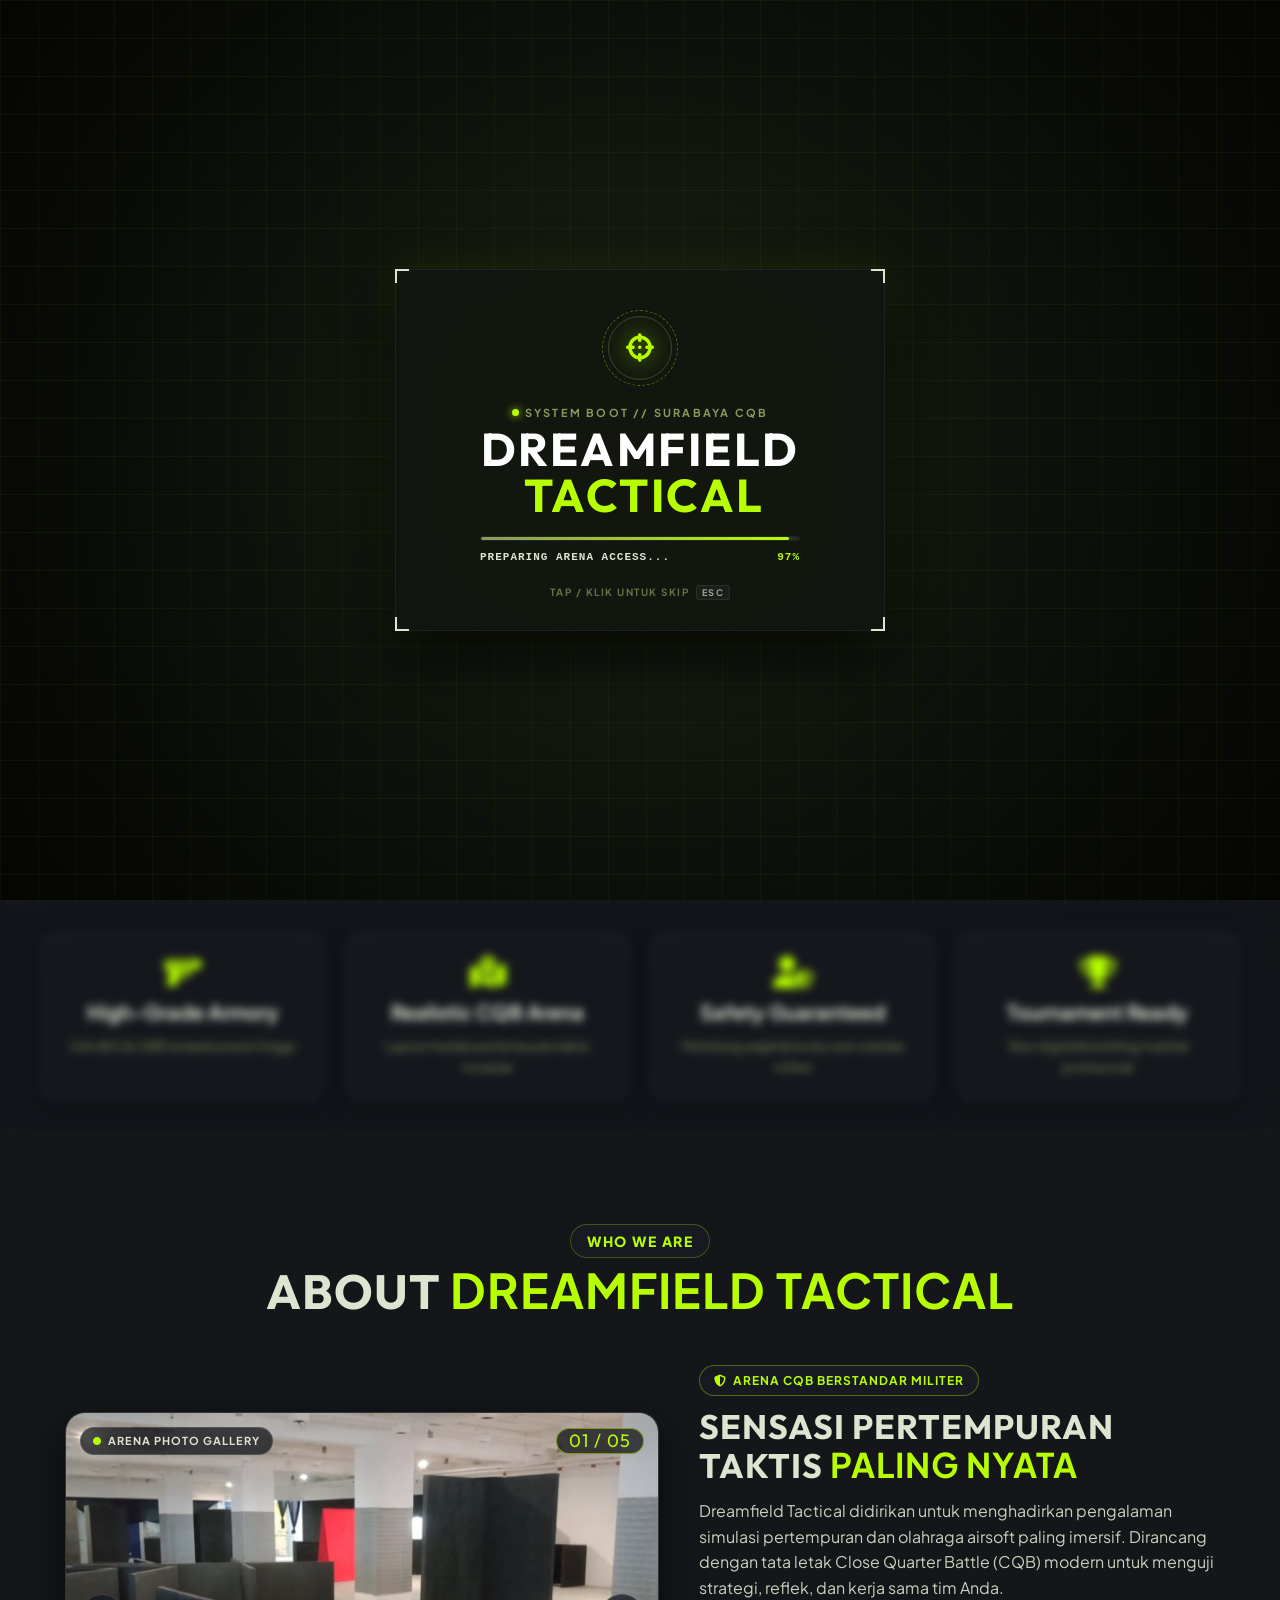
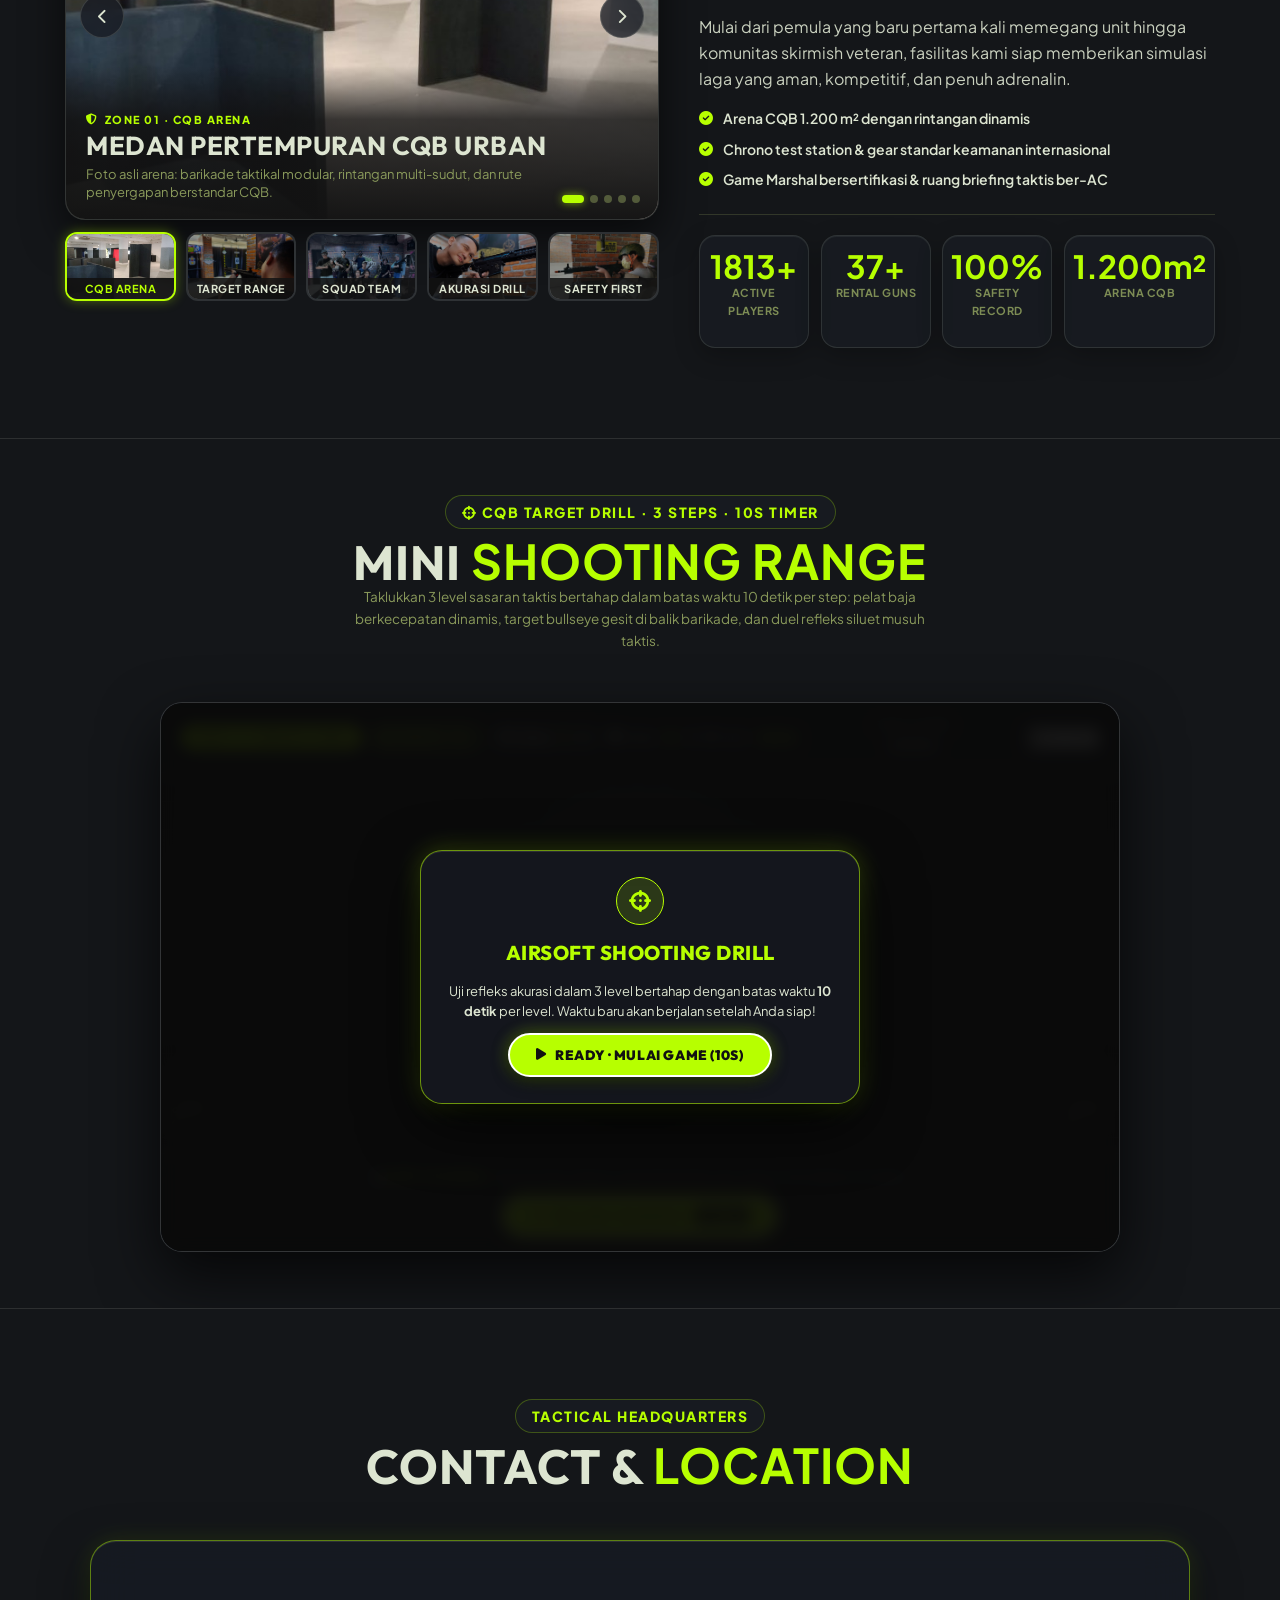
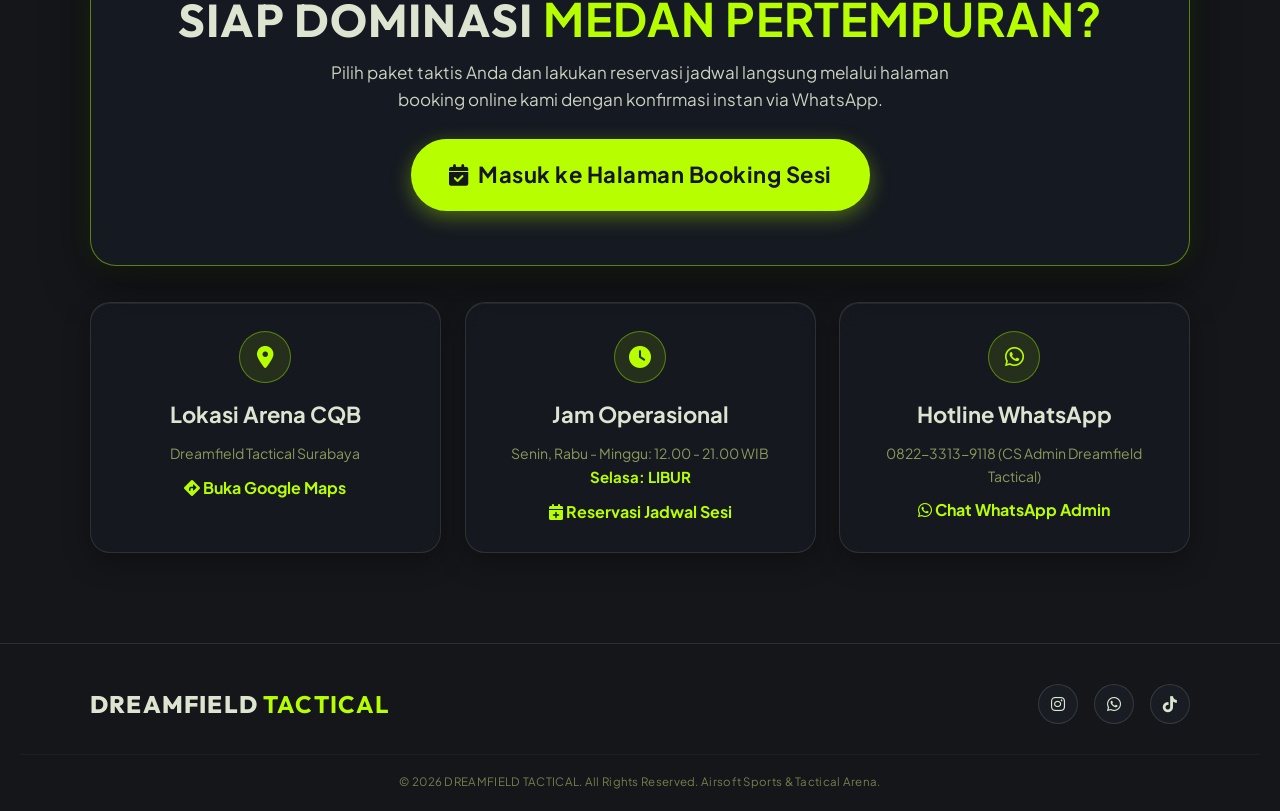
<file: index.html>
<!DOCTYPE html>
<html lang="id">
<head>
    <meta charset="UTF-8">
    <meta name="viewport" content="width=device-width, initial-scale=1.0">
    <title>DREAMFIELD TACTICAL - Premium Airsoft & Tactical Arena</title>
    <!-- Font Awesome Icons -->
    <link rel="stylesheet" href="https://cdnjs.cloudflare.com/ajax/libs/font-awesome/6.4.0/css/all.min.css">
    <!-- Google Fonts -->
    <link href="https://fonts.googleapis.com/css2?family=Outfit:wght@500;600;700;800;900&family=Plus+Jakarta+Sans:wght@400;500;600;700;800&display=swap" rel="stylesheet">
    <!-- Dreamfield Tactical CS AI Widget Styles -->
    <link rel="stylesheet" href="assets/css/cs-bot.css">
    
    <style>
        :root {
            --color-lime: #B7FF00;
            --color-charcoal: #141619;
            --color-sage: #DDE5D1;
            --color-moss: #8A9A5B;
            --color-olive: rgba(221, 229, 209, 0.12);
            --color-dark-surface: #101216;
            --color-card-bg: rgba(26, 29, 36, 0.65);
            --glass-bg: rgba(24, 27, 34, 0.65);
            --glass-blur: blur(16px) saturate(180%);
            --glass-border: 1px solid rgba(221, 229, 209, 0.12);
            --glass-highlight: inset 0 1px 0 rgba(255, 255, 255, 0.08);
            --glass-shadow: 0 12px 32px rgba(0, 0, 0, 0.45);
            --radius-pill: 9999px;
            --radius-lg: 20px;
            --radius-md: 16px;
            --radius-sm: 10px;
            --ease-out: cubic-bezier(0.23, 1, 0.32, 1);
            --ease-in-out: cubic-bezier(0.77, 0, 0.175, 1);
            --ease-drawer: cubic-bezier(0.32, 0.72, 0, 1);
            --ease-slide: cubic-bezier(0.16, 1, 0.3, 1);
            --dur-slide: 650ms;
            --transition-speed: 200ms var(--ease-out);
        }

        * {
            margin: 0;
            padding: 0;
            box-sizing: border-box;
            font-family: 'Plus Jakarta Sans', sans-serif;
        }

        html {
            scroll-behavior: smooth;
            overflow-x: hidden;
            max-width: 100%;
            width: 100%;
        }

        section[id] {
            scroll-margin-top: 75px;
        }

        body {
            background-color: var(--color-charcoal);
            color: var(--color-sage);
            line-height: 1.6;
            overflow-x: hidden;
            overflow-x: clip;
            max-width: 100%;
            width: 100%;
            position: relative;
        }

        h1, h2, h3, .logo, .nav-link, .btn-tactical {
            font-family: 'Outfit', sans-serif;
            text-transform: uppercase;
            letter-spacing: 1px;
        }

        /* --- Animations Keyframes --- */
        @keyframes pulseGlow {
            0% { box-shadow: 0 0 10px rgba(183, 255, 0, 0.4); }
            50% { box-shadow: 0 0 12px rgba(142, 216, 0, 0.3); }
            100% { box-shadow: 0 0 10px rgba(183, 255, 0, 0.4); }
        }

        @keyframes fadeInUp {
            from {
                opacity: 0;
                transform: translateY(24px);
            }
            to {
                opacity: 1;
                transform: translateY(0);
            }
        }

        @keyframes float {
            0% { transform: translateY(0px); }
            50% { transform: translateY(-4px); }
            100% { transform: translateY(0px); }
        }

        /* --- Fluid Scroll Slide Animations (Apple & Emil Kowalski Design Engineering) --- */
        .slide-reveal,
        .reveal {
            opacity: 0;
            will-change: opacity, transform;
            transition: opacity var(--dur-slide) var(--ease-slide), transform var(--dur-slide) var(--ease-slide);
        }

        /* Slide Up (Standard vertical elevation) */
        .slide-reveal,
        .slide-reveal.slide-up,
        .reveal {
            transform: translateY(32px);
        }

        /* Slide in from Left (Asymmetric split / columns) */
        .slide-reveal.slide-left {
            transform: translateX(-40px);
        }

        /* Slide in from Right (Asymmetric split / columns) */
        .slide-reveal.slide-right {
            transform: translateX(40px);
        }

        /* Slide Scale (Featured banners, stat boxes, CTA) */
        .slide-reveal.slide-scale {
            transform: translateY(24px) scale(0.95);
        }

        /* Active In-View Triggered State */
        .slide-reveal.active,
        .reveal.active {
            opacity: 1;
            transform: translate(0, 0) scale(1);
        }

        /* Staggered Cascading Entrances for Grid Items */
        .features-grid .feature-item:nth-child(1) { transition-delay: 0ms; }
        .features-grid .feature-item:nth-child(2) { transition-delay: 80ms; }
        .features-grid .feature-item:nth-child(3) { transition-delay: 160ms; }
        .features-grid .feature-item:nth-child(4) { transition-delay: 240ms; }

        .about-stats .stat-box:nth-child(1) { transition-delay: 0ms; }
        .about-stats .stat-box:nth-child(2) { transition-delay: 70ms; }
        .about-stats .stat-box:nth-child(3) { transition-delay: 140ms; }
        .about-stats .stat-box:nth-child(4) { transition-delay: 210ms; }

        .cards-grid-3 .tac-price-card:nth-child(1),
        .cards-grid-4 .tac-price-card:nth-child(1) { transition-delay: 0ms; }
        .cards-grid-3 .tac-price-card:nth-child(2),
        .cards-grid-4 .tac-price-card:nth-child(2) { transition-delay: 70ms; }
        .cards-grid-3 .tac-price-card:nth-child(3),
        .cards-grid-4 .tac-price-card:nth-child(3) { transition-delay: 140ms; }
        .cards-grid-4 .tac-price-card:nth-child(4) { transition-delay: 210ms; }

        .facility-grid .facility-card:nth-child(1) { transition-delay: 0ms; }
        .facility-grid .facility-card:nth-child(2) { transition-delay: 60ms; }
        .facility-grid .facility-card:nth-child(3) { transition-delay: 120ms; }
        .facility-grid .facility-card:nth-child(4) { transition-delay: 180ms; }
        .facility-grid .facility-card:nth-child(5) { transition-delay: 240ms; }
        .facility-grid .facility-card:nth-child(6) { transition-delay: 300ms; }

        .contact-grid .contact-info-card:nth-child(1) { transition-delay: 0ms; }
        .contact-grid .contact-info-card:nth-child(2) { transition-delay: 80ms; }
        .contact-grid .contact-info-card:nth-child(3) { transition-delay: 160ms; }

        /* --- Navbar (Transparent at Top, Glassmorphism on Scroll) --- */
        header {
            background-color: transparent;
            border-bottom: 1px solid transparent;
            position: fixed;
            top: 0;
            left: 0;
            width: 100%;
            z-index: 1000;
            backdrop-filter: none;
            -webkit-backdrop-filter: none;
            box-shadow: none;
            transition: transform 750ms cubic-bezier(0.16, 1, 0.3, 1), 
                        opacity 650ms ease, 
                        background-color 300ms var(--ease-out), 
                        border-color 300ms var(--ease-out), 
                        padding 300ms var(--ease-out), 
                        box-shadow 300ms var(--ease-out),
                        backdrop-filter 300ms var(--ease-out);
            transform: translateY(-100%);
            opacity: 0;
            will-change: transform, opacity;
        }

        header.revealed {
            transform: translateY(0);
            opacity: 1;
        }

        header.scrolled {
            padding: 8px 0;
            background-color: rgba(16, 18, 22, 0.78);
            backdrop-filter: blur(20px) saturate(180%);
            -webkit-backdrop-filter: blur(20px) saturate(180%);
            border-bottom: 1px solid rgba(221, 229, 209, 0.12);
            box-shadow: 0 8px 32px rgba(0, 0, 0, 0.5);
        }

        .nav-container {
            width: 100%;
            max-width: 100%;
            margin: 0;
            padding: 14px clamp(24px, 4vw, 56px);
            display: flex;
            justify-content: space-between;
            align-items: center;
            box-sizing: border-box;
        }

        .logo {
            font-family: 'Outfit', sans-serif;
            font-size: 24px;
            font-weight: 800;
            color: var(--color-sage);
            text-decoration: none;
            display: inline-flex;
            align-items: center;
            gap: 0;
            letter-spacing: 1.2px;
            line-height: 1;
            transition: transform 160ms var(--ease-out);
        }

        .logo:active {
            transform: scale(0.97);
        }

        .logo span {
            color: var(--color-lime);
            font-family: 'Outfit', sans-serif;
            font-weight: 700;
            letter-spacing: 1.2px;
            margin-left: 5px;
        }

        .nav-menu {
            display: flex;
            gap: 28px;
            list-style: none;
            align-items: center;
        }

        .nav-link {
            text-decoration: none;
            color: var(--color-sage);
            font-size: 20px;
            font-weight: 700;
            position: relative;
            transition: color 0.3s;
        }

        .nav-link::after {
            content: '';
            position: absolute;
            width: 0;
            height: 3px;
            bottom: -4px;
            left: 0;
            background-color: var(--color-lime);
            transition: width 0.3s ease;
        }

        .nav-link:hover {
            color: var(--color-lime);
        }

        .nav-link:hover::after {
            width: 100%;
        }

        .btn-header {
            background-color: var(--color-lime);
            color: var(--color-charcoal);
            padding: 8px 24px;
            border-radius: 9999px;
            font-size: 14.5px;
            font-weight: 700;
            letter-spacing: 0.5px;
            text-decoration: none;
            transition: transform 160ms var(--ease-out), background-color 160ms var(--ease-out), color 160ms var(--ease-out), border-color 160ms var(--ease-out), box-shadow 160ms var(--ease-out);
            border: 2px solid var(--color-lime);
            display: inline-block;
            box-shadow: 0 4px 14px rgba(183, 255, 0, 0.25);
        }

        .btn-header:active {
            transform: scale(0.97);
        }

        .btn-header:hover {
            background-color: transparent;
            color: var(--color-lime);
            box-shadow: 0 0 8px rgba(142, 216, 0, 0.2);
        }

        /* --- Hero Section & Choreographed Text Entrance --- */
        .hero {
            position: relative;
            min-height: 100vh;
            background: linear-gradient(180deg, rgba(18, 18, 18, 0.82) 0%, rgba(18, 18, 18, 0.94) 100%), 
                        url('assets/img/community-squad-lineup.jpg') center/cover no-repeat;
            display: flex;
            align-items: center;
            justify-content: center;
            text-align: center;
            padding: 130px 20px 70px;
            overflow: hidden;
        }

        .hero-content {
            position: relative;
            z-index: 2;
        }

        .hero-badge {
            display: inline-block;
            background-color: rgba(24, 27, 34, 0.65);
            backdrop-filter: blur(14px) saturate(160%);
            -webkit-backdrop-filter: blur(14px) saturate(160%);
            color: var(--color-lime);
            padding: 7px 22px;
            font-size: 14px;
            font-weight: 800;
            letter-spacing: 2px;
            border-radius: 9999px;
            margin-bottom: 22px;
            border: 1px solid rgba(183, 255, 0, 0.45);
            box-shadow: 0 8px 24px rgba(0, 0, 0, 0.4), inset 0 1px 0 rgba(255, 255, 255, 0.1);
            opacity: 0;
            transform: translateY(-24px);
            filter: blur(6px);
            transition: transform 850ms cubic-bezier(0.16, 1, 0.3, 1), 
                        opacity 750ms ease, 
                        filter 750ms ease;
            will-change: transform, opacity, filter;
        }

        .hero-content.revealed .hero-badge {
            opacity: 1;
            transform: translateY(0);
            filter: blur(0);
            transition-delay: 60ms;
        }

        /* Hero Title Mask Reveal Animation for DOMINATE THE FIELD / MASTER THE GAME */
        .hero-title {
            font-family: 'Outfit', sans-serif;
            font-size: clamp(38px, 6.5vw, 68px);
            font-weight: 900;
            line-height: 1.08;
            color: var(--color-sage);
            margin-bottom: 20px;
            letter-spacing: -0.02em;
            display: flex;
            flex-direction: column;
            align-items: center;
        }

        .hero-mask-wrap {
            display: block;
            overflow: hidden;
            padding: 4px 0;
        }

        .hero-title-line {
            display: block;
            opacity: 0;
            transform: translateY(115%);
            filter: blur(8px);
            transition: transform 950ms cubic-bezier(0.16, 1, 0.3, 1), 
                        opacity 800ms ease, 
                        filter 800ms ease;
            will-change: transform, opacity, filter;
        }

        .hero-title-line.line-1 {
            color: var(--color-sage);
        }

        .hero-title-line.line-2 {
            color: var(--color-lime);
            text-shadow: 0 0 10px rgba(142, 216, 0, 0.2);
            background: linear-gradient(90deg, #8ED800 0%, #c4f55a 50%, #8ED800 100%);
            background-size: 200% auto;
            -webkit-background-clip: text;
            -webkit-text-fill-color: transparent;
        }

        .hero-content.revealed .hero-title-line.line-1 {
            opacity: 1;
            transform: translateY(0);
            filter: blur(0);
            transition-delay: 140ms;
        }

        .hero-content.revealed .hero-title-line.line-2 {
            opacity: 1;
            transform: translateY(0);
            filter: blur(0);
            transition-delay: 280ms;
            animation: limeShimmer 5s ease 1.5s infinite;
        }

        @keyframes limeShimmer {
            0% { background-position: 0% center; }
            50% { background-position: 200% center; }
            100% { background-position: 0% center; }
        }

        .hero-description {
            max-width: 680px;
            margin: 0 auto 36px;
            font-size: 19px;
            color: var(--color-sage);
            opacity: 0;
            transform: translateY(30px);
            filter: blur(6px);
            transition: transform 900ms cubic-bezier(0.16, 1, 0.3, 1), 
                        opacity 800ms ease, 
                        filter 800ms ease;
            will-change: transform, opacity, filter;
        }

        .hero-content.revealed .hero-description {
            opacity: 0.95;
            transform: translateY(0);
            filter: blur(0);
            transition-delay: 420ms;
        }

        .hero-buttons {
            display: flex;
            gap: 16px;
            justify-content: center;
            flex-wrap: wrap;
            opacity: 0;
            transform: translateY(26px) scale(0.96);
            transition: transform 850ms cubic-bezier(0.16, 1, 0.3, 1), 
                        opacity 750ms ease;
            will-change: transform, opacity;
        }

        .hero-content.revealed .hero-buttons {
            opacity: 1;
            transform: translateY(0) scale(1);
            transition-delay: 540ms;
        }

        .btn-primary-tactical {
            background-color: var(--color-lime);
            color: var(--color-charcoal);
            padding: 12px 34px;
            font-size: 16px;
            font-weight: 700;
            letter-spacing: 0.5px;
            text-decoration: none;
            border-radius: 9999px;
            border: 2px solid var(--color-lime);
            display: inline-flex;
            align-items: center;
            gap: 10px;
            box-shadow: 0 6px 20px rgba(183, 255, 0, 0.35);
            transition: transform 160ms var(--ease-out), background-color 160ms var(--ease-out), color 160ms var(--ease-out), border-color 160ms var(--ease-out), box-shadow 160ms var(--ease-out);
        }

        .btn-primary-tactical:active {
            transform: scale(0.97);
        }

        .btn-primary-tactical:hover {
            background-color: transparent;
            color: var(--color-lime);
            transform: translateY(-2px);
            box-shadow: 0 8px 24px rgba(0, 0, 0, 0.4), 0 0 16px rgba(183, 255, 0, 0.4);
        }

        .btn-secondary-tactical {
            background-color: rgba(26, 30, 38, 0.6);
            backdrop-filter: blur(14px);
            -webkit-backdrop-filter: blur(14px);
            color: var(--color-sage);
            padding: 12px 34px;
            font-size: 16px;
            font-weight: 700;
            letter-spacing: 0.5px;
            text-decoration: none;
            border-radius: 9999px;
            border: 1px solid rgba(221, 229, 209, 0.22);
            box-shadow: 0 6px 18px rgba(0, 0, 0, 0.35), inset 0 1px 0 rgba(255, 255, 255, 0.06);
            display: inline-flex;
            align-items: center;
            gap: 10px;
            transition: transform 160ms var(--ease-out), color 160ms var(--ease-out), border-color 160ms var(--ease-out), background-color 160ms var(--ease-out), box-shadow 160ms var(--ease-out);
        }

        .btn-secondary-tactical:active {
            transform: scale(0.97);
        }

        .btn-secondary-tactical:hover {
            border-color: var(--color-lime);
            color: var(--color-lime);
            background-color: rgba(255, 255, 255, 0.03);
            transform: translateY(-2px);
        }

        /* --- Features / Highlight Bar Entrance --- */
        .features-bar {
            background: rgba(18, 20, 26, 0.65);
            backdrop-filter: blur(20px) saturate(160%);
            -webkit-backdrop-filter: blur(20px) saturate(160%);
            border-top: 1px solid rgba(221, 229, 209, 0.12);
            border-bottom: 1px solid rgba(221, 229, 209, 0.12);
            padding: 32px 20px;
            opacity: 0;
            transform: translateY(35px);
            filter: blur(4px);
            transition: transform 850ms cubic-bezier(0.16, 1, 0.3, 1), opacity 800ms ease, filter 800ms ease;
            will-change: transform, opacity, filter;
            overflow: hidden;
        }

        .features-bar.revealed {
            opacity: 1;
            transform: translateY(0);
            filter: blur(0);
            transition-delay: 620ms;
        }

        .features-grid {
            max-width: 1200px;
            margin: 0 auto;
            display: grid;
            grid-template-columns: repeat(auto-fit, minmax(220px, 1fr));
            gap: 20px;
            text-align: center;
        }

        .feature-item {
            display: flex;
            flex-direction: column;
            align-items: center;
            gap: 8px;
            padding: 22px 18px;
            background: rgba(26, 29, 37, 0.5);
            backdrop-filter: blur(14px);
            -webkit-backdrop-filter: blur(14px);
            border: 1px solid rgba(221, 229, 209, 0.1);
            border-radius: 18px;
            box-shadow: 0 8px 24px rgba(0, 0, 0, 0.3), inset 0 1px 0 rgba(255, 255, 255, 0.05);
            transition: transform 200ms var(--ease-out), border-color 200ms var(--ease-out), box-shadow 200ms var(--ease-out);
        }

        .feature-item:hover {
            transform: translateY(-4px);
            border-color: rgba(183, 255, 0, 0.4);
            box-shadow: 0 12px 30px rgba(0, 0, 0, 0.45), 0 0 16px rgba(183, 255, 0, 0.15);
        }

        .feature-icon {
            font-size: 32px;
            color: var(--color-lime);
            transition: transform 0.3s ease;
        }

        .feature-item:hover .feature-icon {
            transform: scale(1.2) rotate(5deg);
        }

        .feature-title {
            font-size: 20px;
            color: var(--color-sage);
            font-weight: 700;
        }

        .feature-desc {
            font-size: 13px;
            color: var(--color-moss);
        }

        /* --- Section Common --- */
        section {
            padding: 90px 20px;
        }

        .section-header {
            text-align: center;
            margin-bottom: 50px;
        }

        .section-title {
            font-size: 48px;
            color: var(--color-sage);
            line-height: 1;
        }

        .section-title span {
            color: var(--color-lime);
        }

        .section-subtitle {
            font-size: 14px;
            color: var(--color-lime);
            font-weight: 800;
            letter-spacing: 1.5px;
            text-transform: uppercase;
            display: inline-block;
            padding: 5px 16px;
            border-radius: 9999px;
            background: rgba(26, 30, 38, 0.6);
            backdrop-filter: blur(12px);
            -webkit-backdrop-filter: blur(12px);
            border: 1px solid rgba(183, 255, 0, 0.25);
            margin-bottom: 8px;
        }

        /* --- About Section & Arena Photo Slider --- */
        .about-container {
            max-width: 1150px;
            margin: 0 auto;
            display: grid;
            grid-template-columns: 1.15fr 1fr;
            gap: 40px;
            align-items: center;
        }

        .about-slider-column {
            display: flex;
            flex-direction: column;
            gap: 12px;
            width: 100%;
        }

        .arena-slider-wrapper {
            position: relative;
            overflow: hidden;
            border-radius: 20px;
            border: 1px solid rgba(221, 229, 209, 0.15);
            box-shadow: 0 16px 40px rgba(0, 0, 0, 0.6);
            background-color: var(--color-charcoal);
            aspect-ratio: 16 / 11;
            width: 100%;
            transition: border-color 0.3s ease, box-shadow 0.3s ease;
        }

        .arena-slider-wrapper:hover {
            border-color: var(--color-lime);
            box-shadow: 0 18px 45px rgba(0, 0, 0, 0.65), 0 0 18px rgba(183, 255, 0, 0.2);
        }

        /* HUD Header */
        .slider-hud-header {
            position: absolute;
            top: 14px;
            left: 14px;
            right: 14px;
            z-index: 10;
            display: flex;
            justify-content: space-between;
            align-items: center;
            pointer-events: none;
        }

        .hud-status {
            background: rgba(20, 22, 28, 0.75);
            backdrop-filter: blur(12px);
            -webkit-backdrop-filter: blur(12px);
            border: 1px solid rgba(221, 229, 209, 0.16);
            padding: 4px 12px;
            border-radius: 9999px;
            font-size: 11px;
            font-weight: 700;
            color: var(--color-sage);
            letter-spacing: 1px;
            display: inline-flex;
            align-items: center;
            gap: 6px;
        }

        .hud-counter {
            background: rgba(20, 22, 28, 0.75);
            backdrop-filter: blur(12px);
            -webkit-backdrop-filter: blur(12px);
            border: 1px solid rgba(183, 255, 0, 0.5);
            padding: 2px 12px;
            border-radius: 9999px;
            font-family: 'Outfit', sans-serif;
            font-size: 18px;
            color: var(--color-lime);
            letter-spacing: 1px;
            line-height: 1.1;
        }

        /* Slider Slides */
        .slider-track {
            position: relative;
            width: 100%;
            height: 100%;
        }

        .slider-slide {
            position: absolute;
            inset: 0;
            opacity: 0;
            visibility: hidden;
            transform: scale(1.04);
            transition: opacity 0.6s cubic-bezier(0.4, 0, 0.2, 1), transform 0.6s cubic-bezier(0.4, 0, 0.2, 1), visibility 0.6s;
        }

        .slider-slide.active {
            opacity: 1;
            visibility: visible;
            transform: scale(1);
        }

        .slide-img {
            width: 100%;
            height: 100%;
            object-fit: cover;
            display: block;
        }

        .slide-caption-overlay {
            position: absolute;
            bottom: 0;
            left: 0;
            right: 0;
            padding: 45px 20px 18px;
            background: linear-gradient(180deg, transparent 0%, rgba(18, 18, 18, 0.8) 35%, rgba(18, 18, 18, 0.98) 100%);
            z-index: 5;
            display: flex;
            flex-direction: column;
            gap: 4px;
            pointer-events: none;
        }

        .slide-tag {
            font-size: 11px;
            font-weight: 800;
            color: var(--color-lime);
            text-transform: uppercase;
            letter-spacing: 1.5px;
            display: inline-flex;
            align-items: center;
            gap: 6px;
        }

        .slide-title {
            font-family: 'Outfit', sans-serif;
            font-size: 26px;
            color: var(--color-sage);
            line-height: 1.1;
            letter-spacing: 0.5px;
            margin: 0;
        }

        .slide-desc {
            font-size: 13px;
            color: var(--color-moss);
            line-height: 1.4;
            margin: 0;
            max-width: 85%;
        }

        /* Navigation Arrows */
        .slider-arrow {
            position: absolute;
            top: 50%;
            transform: translateY(-50%);
            z-index: 10;
            width: 44px;
            height: 44px;
            border-radius: 50%;
            background-color: rgba(22, 25, 32, 0.75);
            backdrop-filter: blur(12px);
            -webkit-backdrop-filter: blur(12px);
            border: 1px solid rgba(221, 229, 209, 0.16);
            color: var(--color-sage);
            display: flex;
            align-items: center;
            justify-content: center;
            font-size: 15px;
            cursor: pointer;
            transition: transform 160ms var(--ease-out), background-color 160ms var(--ease-out), color 160ms var(--ease-out), border-color 160ms var(--ease-out), box-shadow 160ms var(--ease-out);
        }

        .slider-arrow.btn-prev {
            left: 14px;
        }

        .slider-arrow.btn-next {
            right: 14px;
        }

        .slider-arrow:active {
            transform: translateY(-50%) scale(0.94);
        }

        .slider-arrow:hover {
            background-color: var(--color-lime);
            color: var(--color-charcoal);
            border-color: var(--color-lime);
            box-shadow: 0 0 8px rgba(142, 216, 0, 0.2);
            transform: translateY(-50%) scale(1.06);
        }

        /* Dots / Pills Indicators */
        .slider-dots-container {
            position: absolute;
            bottom: 16px;
            right: 18px;
            z-index: 10;
            display: flex;
            gap: 6px;
            align-items: center;
        }

        .slider-dot {
            width: 8px;
            height: 8px;
            border-radius: 4px;
            background-color: var(--color-moss);
            border: none;
            cursor: pointer;
            transition: width 200ms var(--ease-out), background-color 200ms var(--ease-out), opacity 200ms var(--ease-out), box-shadow 200ms var(--ease-out);
            padding: 0;
            opacity: 0.5;
        }

        .slider-dot.active {
            width: 22px;
            background-color: var(--color-lime);
            opacity: 1;
            box-shadow: 0 0 8px rgba(183, 255, 0, 0.6);
        }

        /* Thumbnail Navigation Row */
        .slider-thumbs-row {
            display: grid;
            grid-template-columns: repeat(5, 1fr);
            gap: 10px;
        }

        .slider-thumb {
            border: 2px solid var(--color-olive);
            border-radius: 12px;
            overflow: hidden;
            cursor: pointer;
            transition: border-color 160ms var(--ease-out), box-shadow 160ms var(--ease-out), transform 160ms var(--ease-out);
            background-color: var(--color-card-bg);
            position: relative;
            aspect-ratio: 16 / 10;
        }

        .slider-thumb:active {
            transform: scale(0.96);
        }

        .slider-thumb img {
            width: 100%;
            height: 100%;
            object-fit: cover;
            display: block;
            filter: brightness(0.65);
            transition: filter 200ms var(--ease-out), transform 200ms var(--ease-out);
        }

        .slider-thumb .thumb-lbl {
            position: absolute;
            bottom: 0;
            left: 0;
            right: 0;
            text-align: center;
            font-size: 11px;
            font-weight: 700;
            color: var(--color-sage);
            background: rgba(18, 18, 18, 0.85);
            padding: 2px 4px;
            text-transform: uppercase;
            letter-spacing: 0.5px;
            white-space: nowrap;
            overflow: hidden;
            text-overflow: ellipsis;
        }

        .slider-thumb:hover {
            border-color: var(--color-moss);
        }

        .slider-thumb:hover img {
            filter: brightness(0.9);
            transform: scale(1.05);
        }

        .slider-thumb.active {
            border-color: var(--color-lime);
            box-shadow: 0 0 12px rgba(183, 255, 0, 0.35);
        }

        .slider-thumb.active img {
            filter: brightness(1);
        }

        .slider-thumb.active .thumb-lbl {
            color: var(--color-lime);
            background: rgba(18, 18, 18, 0.95);
        }

        /* About Text Styling */
        .about-badge {
            display: inline-flex;
            align-items: center;
            gap: 6px;
            background-color: rgba(26, 30, 38, 0.65);
            backdrop-filter: blur(12px);
            -webkit-backdrop-filter: blur(12px);
            color: var(--color-lime);
            border: 1px solid rgba(183, 255, 0, 0.35);
            padding: 5px 14px;
            border-radius: 9999px;
            font-size: 12px;
            font-weight: 700;
            letter-spacing: 1px;
            text-transform: uppercase;
            margin-bottom: 12px;
        }

        .about-text h3 {
            font-size: 34px;
            color: var(--color-sage);
            line-height: 1.1;
            margin-bottom: 14px;
        }

        .about-text h3 span {
            color: var(--color-lime);
        }

        .about-text p {
            margin-bottom: 14px;
            color: var(--color-sage);
            opacity: 0.9;
            font-size: 16px;
            line-height: 1.6;
        }

        .about-highlights-list {
            display: flex;
            flex-direction: column;
            gap: 8px;
            margin: 16px 0 22px;
        }

        .highlight-point {
            display: flex;
            align-items: center;
            gap: 10px;
            font-size: 14px;
            font-weight: 600;
            color: var(--color-sage);
        }

        .highlight-point i {
            color: var(--color-lime);
            font-size: 14px;
            flex-shrink: 0;
        }

        .about-stats {
            display: grid;
            grid-template-columns: repeat(4, 1fr);
            gap: 12px;
            margin-top: 24px;
            padding-top: 20px;
            border-top: 1px solid rgba(138, 154, 91, 0.25);
        }

        .stat-box {
            text-align: center;
            background: rgba(26, 30, 38, 0.6);
            backdrop-filter: blur(14px);
            -webkit-backdrop-filter: blur(14px);
            border: 1px solid rgba(221, 229, 209, 0.12);
            border-radius: 16px;
            padding: 14px 8px;
            box-shadow: 0 8px 24px rgba(0, 0, 0, 0.25), inset 0 1px 0 rgba(255, 255, 255, 0.06);
            transition: transform 200ms var(--ease-out), border-color 200ms var(--ease-out);
        }
        .stat-box:hover {
            transform: translateY(-3px);
            border-color: rgba(183, 255, 0, 0.35);
        }

        .stat-box h4 {
            font-size: 32px;
            color: var(--color-lime);
            line-height: 1;
            margin-bottom: 2px;
        }

        .stat-box p {
            font-size: 11px;
            text-transform: uppercase;
            color: var(--color-moss);
            font-weight: 700;
            letter-spacing: 0.5px;
        }

        /* --- Pricelist Section (Multi-Section / Category Tabs) --- */
        .pricing {
            background-color: var(--color-dark-surface);
            padding: 90px 20px;
        }

        .section-lead-text {
            font-size: 16px;
            color: var(--color-sage);
            opacity: 0.85;
            max-width: 600px;
            margin: 10px auto 0;
            text-align: center;
        }

        .pricing-container {
            max-width: 1200px;
            margin: 0 auto;
        }

        /* Tactical Category Navigation Tabs */
        .pricing-tabs-nav {
            display: flex;
            justify-content: center;
            gap: 12px;
            flex-wrap: wrap;
            margin: 30px auto 36px;
            max-width: 1100px;
        }

        .price-tab-btn {
            background: rgba(24, 27, 34, 0.6);
            backdrop-filter: blur(14px);
            -webkit-backdrop-filter: blur(14px);
            border: 1px solid rgba(221, 229, 209, 0.12);
            border-radius: 16px;
            padding: 13px 20px;
            color: var(--color-sage);
            display: flex;
            align-items: center;
            gap: 12px;
            cursor: pointer;
            transition: transform 160ms var(--ease-out), border-color 160ms var(--ease-out), background-color 160ms var(--ease-out), box-shadow 160ms var(--ease-out);
            text-align: left;
            user-select: none;
            font-family: 'Plus Jakarta Sans', sans-serif;
            box-shadow: 0 6px 20px rgba(0, 0, 0, 0.25), inset 0 1px 0 rgba(255, 255, 255, 0.05);
        }

        .price-tab-btn:active {
            transform: scale(0.97);
        }

        .price-tab-btn:hover {
            border-color: rgba(183, 255, 0, 0.4);
            background-color: rgba(30, 34, 44, 0.7);
            transform: translateY(-2px);
        }

        .price-tab-btn.active {
            background: rgba(32, 38, 50, 0.85);
            border-color: var(--color-lime);
            box-shadow: 0 8px 24px rgba(0, 0, 0, 0.4), 0 0 16px rgba(183, 255, 0, 0.2);
        }

        .tab-btn-icon {
            width: 40px;
            height: 40px;
            border-radius: 6px;
            background-color: rgba(255, 255, 255, 0.05);
            border: 1px solid var(--color-olive);
            color: var(--color-lime);
            display: flex;
            align-items: center;
            justify-content: center;
            font-size: 18px;
            transition: transform 160ms var(--ease-out), background-color 160ms var(--ease-out), color 160ms var(--ease-out), border-color 160ms var(--ease-out);
            flex-shrink: 0;
        }

        .price-tab-btn:hover .tab-btn-icon {
            transform: scale(1.08);
        }

        .price-tab-btn.active .tab-btn-icon {
            background-color: rgba(34, 38, 47, 0.8);
            color: var(--color-lime);
            border-color: var(--color-lime);
        }

        .tab-btn-info {
            display: flex;
            flex-direction: column;
            gap: 2px;
        }

        .tab-btn-title {
            font-family: 'Outfit', sans-serif;
            font-size: 22px;
            line-height: 1;
            letter-spacing: 1px;
            color: var(--color-sage);
            transition: color 160ms var(--ease-out);
        }

        .price-tab-btn.active .tab-btn-title {
            color: var(--color-lime);
        }

        .tab-btn-badge {
            font-size: 11px;
            font-weight: 700;
            color: var(--color-moss);
            text-transform: uppercase;
            letter-spacing: 0.5px;
        }

        .price-tab-btn.active .tab-btn-badge {
            color: var(--color-sage);
        }

        .tab-btn-badge.hot {
            color: var(--color-lime);
            font-weight: 800;
        }

        /* Section View Toggling */
        .price-section-view {
            display: none;
            animation: fadeSection 220ms var(--ease-out) forwards;
        }

        .price-section-view.active {
            display: block;
        }

        @keyframes fadeSection {
            from {
                opacity: 0;
                transform: translateY(8px);
            }
            to {
                opacity: 1;
                transform: translateY(0);
            }
        }

        /* Category Header Banner */
        .sec-banner-card {
            background: rgba(24, 27, 34, 0.7);
            backdrop-filter: blur(18px) saturate(160%);
            -webkit-backdrop-filter: blur(18px) saturate(160%);
            border: 1px solid rgba(221, 229, 209, 0.12);
            border-left: 4px solid var(--color-lime);
            border-radius: 20px;
            padding: 22px 26px;
            margin-bottom: 28px;
            display: flex;
            justify-content: space-between;
            align-items: center;
            flex-wrap: wrap;
            gap: 16px;
            box-shadow: 0 10px 30px rgba(0, 0, 0, 0.35), inset 0 1px 0 rgba(255, 255, 255, 0.06);
        }

        .sec-banner-left {
            display: flex;
            align-items: center;
            gap: 16px;
        }

        .sec-banner-icon {
            width: 48px;
            height: 48px;
            border-radius: 14px;
            background-color: rgba(183, 255, 0, 0.12);
            border: 1px solid rgba(142, 216, 0, 0.5);
            color: var(--color-lime);
            display: flex;
            align-items: center;
            justify-content: center;
            font-size: 22px;
            flex-shrink: 0;
        }

        .sec-banner-title {
            font-family: 'Outfit', sans-serif;
            font-size: 32px;
            line-height: 1;
            color: var(--color-sage);
            letter-spacing: 1px;
            margin-bottom: 3px;
        }

        .sec-banner-title span {
            color: var(--color-lime);
        }

        .sec-banner-desc {
            font-size: 14px;
            color: var(--color-moss);
            margin: 0;
        }

        .sec-banner-badges {
            display: flex;
            gap: 8px;
            flex-wrap: wrap;
        }

        .sec-tag-chip {
            background-color: rgba(255, 255, 255, 0.06);
            backdrop-filter: blur(8px);
            -webkit-backdrop-filter: blur(8px);
            border: 1px solid var(--color-olive);
            color: var(--color-sage);
            padding: 5px 14px;
            border-radius: 9999px;
            font-size: 12px;
            font-weight: 700;
            display: inline-flex;
            align-items: center;
            gap: 6px;
        }

        .sec-tag-chip i {
            color: var(--color-lime);
        }

        /* Arena Showcase Card (Real Photo Showcase for Target & War Game) */
        .arena-showcase-card {
            background: rgba(24, 27, 34, 0.7);
            backdrop-filter: blur(18px) saturate(160%);
            -webkit-backdrop-filter: blur(18px) saturate(160%);
            border: 1px solid rgba(221, 229, 209, 0.12);
            border-radius: 22px;
            overflow: hidden;
            margin-bottom: 28px;
            display: grid;
            grid-template-columns: 1.15fr 1fr;
            gap: 24px;
            box-shadow: 0 12px 35px rgba(0, 0, 0, 0.45), inset 0 1px 0 rgba(255, 255, 255, 0.06);
            transition: border-color 200ms var(--ease-out), box-shadow 200ms var(--ease-out);
        }

        .arena-showcase-card:hover {
            border-color: rgba(183, 255, 0, 0.45);
            box-shadow: 0 12px 35px rgba(0, 0, 0, 0.5);
        }

        .arena-showcase-img-wrap {
            position: relative;
            min-height: 280px;
            max-height: 360px;
            overflow: hidden;
            background: #111;
        }

        .arena-showcase-img {
            width: 100%;
            height: 100%;
            object-fit: cover;
            display: block;
            transition: transform 450ms cubic-bezier(0.16, 1, 0.3, 1);
        }

        .arena-showcase-card:hover .arena-showcase-img {
            transform: scale(1.035);
        }

        .arena-showcase-badge {
            position: absolute;
            top: 12px;
            left: 12px;
            background: rgba(18, 20, 26, 0.78);
            border: 1px solid rgba(183, 255, 0, 0.5);
            color: var(--color-lime);
            font-size: 11px;
            font-weight: 800;
            padding: 4px 12px;
            border-radius: 9999px;
            letter-spacing: 0.5px;
            backdrop-filter: blur(10px);
            -webkit-backdrop-filter: blur(10px);
            display: inline-flex;
            align-items: center;
            gap: 6px;
            text-transform: uppercase;
        }

        .arena-showcase-hud {
            position: absolute;
            bottom: 12px;
            left: 12px;
            right: 12px;
            display: flex;
            gap: 8px;
            flex-wrap: wrap;
        }

        .hud-pill {
            background: rgba(18, 20, 26, 0.75);
            border: 1px solid rgba(138, 154, 91, 0.45);
            color: var(--color-sage);
            font-size: 11px;
            font-weight: 600;
            padding: 4px 11px;
            border-radius: 9999px;
            backdrop-filter: blur(8px);
            -webkit-backdrop-filter: blur(8px);
            display: inline-flex;
            align-items: center;
            gap: 5px;
        }

        .hud-pill i {
            color: var(--color-lime);
        }

        .arena-showcase-details {
            padding: 24px 24px 24px 0;
            display: flex;
            flex-direction: column;
            justify-content: center;
        }

        .showcase-tag {
            font-size: 11px;
            font-weight: 800;
            color: var(--color-lime);
            letter-spacing: 1px;
            text-transform: uppercase;
            margin-bottom: 12px;
            display: inline-flex;
            align-items: center;
            gap: 6px;
        }

        .showcase-title {
            font-family: 'Outfit', sans-serif;
            font-size: 32px;
            line-height: 1.1;
            color: var(--color-sage);
            letter-spacing: 0.5px;
            margin-bottom: 4px;
            text-transform: uppercase;
        }

        .showcase-desc {
            font-size: 14px;
            line-height: 1.6;
            color: var(--color-moss);
            margin-bottom: 16px;
        }

        .showcase-highlights {
            display: flex;
            flex-direction: column;
            gap: 7px;
        }

        .highlight-item {
            font-size: 13px;
            color: var(--color-sage);
            display: flex;
            align-items: center;
            gap: 8px;
        }

        .highlight-item i {
            color: var(--color-lime);
            font-size: 11px;
        }

        /* Card Grids */
        .cards-grid-3 {
            display: grid;
            grid-template-columns: repeat(3, 1fr);
            gap: 24px;
        }

        .cards-grid-4 {
            display: grid;
            grid-template-columns: repeat(auto-fit, minmax(260px, 1fr));
            gap: 24px;
        }

        .cards-grid-2 {
            display: grid;
            grid-template-columns: repeat(2, 1fr);
            gap: 26px;
            max-width: 900px;
            margin: 0 auto;
        }

        .cards-grid-1 {
            max-width: 640px;
            margin: 0 auto;
        }

        /* Tactical Price Card */
        .tac-price-card {
            background: rgba(24, 27, 34, 0.65);
            backdrop-filter: blur(18px) saturate(160%);
            -webkit-backdrop-filter: blur(18px) saturate(160%);
            border: 1px solid rgba(221, 229, 209, 0.12);
            border-radius: 20px;
            padding: 26px 22px;
            display: flex;
            flex-direction: column;
            position: relative;
            transition: transform 200ms var(--ease-out), border-color 200ms var(--ease-out), box-shadow 200ms var(--ease-out);
            box-shadow: 0 10px 30px rgba(0, 0, 0, 0.35), inset 0 1px 0 rgba(255, 255, 255, 0.06);
        }

        .tac-price-card:hover {
            transform: translateY(-4px);
            border-color: var(--color-lime);
            box-shadow: 0 14px 36px rgba(0, 0, 0, 0.45), 0 0 20px rgba(183, 255, 0, 0.2);
        }

        .tac-price-card.popular {
            border: 2px solid var(--color-lime);
            box-shadow: 0 12px 36px rgba(0, 0, 0, 0.5), 0 0 20px rgba(183, 255, 0, 0.25);
        }

        .popular-badge {
            position: absolute;
            top: -12px;
            right: 20px;
            background-color: var(--color-lime);
            color: var(--color-charcoal);
            padding: 4px 14px;
            font-size: 11px;
            font-weight: 800;
            border-radius: 9999px;
            text-transform: uppercase;
            letter-spacing: 1px;
            box-shadow: 0 4px 12px rgba(183, 255, 0, 0.35);
        }

        .card-header-block {
            display: flex;
            align-items: center;
            gap: 14px;
            margin-bottom: 16px;
            padding-bottom: 14px;
            border-bottom: 1px solid rgba(138, 154, 91, 0.25);
        }

        .card-header-icon {
            width: 44px;
            height: 44px;
            background-color: rgba(183, 255, 0, 0.1);
            border: 1px solid var(--color-olive);
            border-radius: 12px;
            display: flex;
            align-items: center;
            justify-content: center;
            font-size: 20px;
            color: var(--color-lime);
            flex-shrink: 0;
            transition: transform 200ms var(--ease-out), background-color 200ms var(--ease-out), color 200ms var(--ease-out);
        }

        .tac-price-card:hover .card-header-icon {
            background-color: var(--color-lime);
            color: var(--color-charcoal);
            transform: rotate(6deg) scale(1.05);
        }

        .card-header-title {
            font-family: 'Outfit', sans-serif;
            font-size: 28px;
            line-height: 1;
            color: var(--color-sage);
            letter-spacing: 1px;
        }

        .card-header-sub {
            font-size: 12px;
            color: var(--color-moss);
            text-transform: uppercase;
            letter-spacing: 1px;
            font-weight: 700;
            margin-bottom: 2px;
        }

        /* Price Banner Area */
        .tac-price-display {
            background: rgba(18, 20, 26, 0.65);
            backdrop-filter: blur(10px);
            -webkit-backdrop-filter: blur(10px);
            border: 1px solid rgba(255, 255, 255, 0.06);
            border-radius: 14px;
            padding: 10px 16px;
            margin-bottom: 18px;
            display: flex;
            align-items: baseline;
            gap: 6px;
            justify-content: center;
        }

        .tac-price-display .price-val {
            font-family: 'Outfit', sans-serif;
            font-size: 40px;
            font-weight: 700;
            color: var(--color-lime);
            line-height: 1;
        }

        .tac-price-display .price-unit {
            font-size: 14px;
            color: var(--color-sage);
            font-weight: 600;
        }

        /* Dual Rate Box for War Game (1h vs 2h) */
        .dual-rate-container {
            display: grid;
            grid-template-columns: 1fr 1fr;
            gap: 8px;
            margin-bottom: 18px;
        }

        .dual-rate-box {
            background: rgba(18, 20, 26, 0.65);
            backdrop-filter: blur(10px);
            -webkit-backdrop-filter: blur(10px);
            border: 1px solid rgba(255, 255, 255, 0.06);
            border-radius: 12px;
            padding: 8px 6px;
            text-align: center;
            transition: border-color 160ms var(--ease-out), background-color 160ms var(--ease-out), transform 160ms var(--ease-out);
        }

        .dual-rate-box:active {
            transform: scale(0.97);
        }

        .dual-rate-box:hover {
            border-color: var(--color-lime);
            background-color: rgba(255, 255, 255, 0.03);
        }

        .dual-rate-time {
            font-size: 12px;
            font-weight: 700;
            color: var(--color-moss);
            text-transform: uppercase;
            letter-spacing: 0.5px;
            margin-bottom: 2px;
        }

        .dual-rate-val {
            font-family: 'Outfit', sans-serif;
            font-size: 28px;
            font-weight: 700;
            color: var(--color-lime);
            line-height: 1;
        }

        /* Features Bullet List */
        .card-features-list {
            list-style: none;
            display: flex;
            flex-direction: column;
            gap: 9px;
            margin-bottom: 22px;
            flex-grow: 1;
        }

        .card-feature-item {
            font-size: 14px;
            color: var(--color-sage);
            display: flex;
            align-items: flex-start;
            gap: 10px;
            line-height: 1.4;
        }

        .card-feature-item i {
            color: var(--color-lime);
            font-size: 13px;
            margin-top: 3px;
            flex-shrink: 0;
        }

        /* Action Buttons */
        .btn-card-action {
            width: 100%;
            justify-content: center;
            font-size: 18px;
            padding: 11px 20px;
            cursor: pointer;
            margin-top: auto;
            text-align: center;
            transition: transform 160ms var(--ease-out), background-color 160ms var(--ease-out), color 160ms var(--ease-out), border-color 160ms var(--ease-out), box-shadow 160ms var(--ease-out);
        }

        .btn-card-action:active {
            transform: scale(0.97);
        }

        .dual-action-btns {
            display: grid;
            grid-template-columns: 1fr 1fr;
            gap: 8px;
            margin-top: auto;
        }

        .btn-tactical-action {
            padding: 10px 14px;
            font-size: 15px;
            font-weight: 700;
            text-align: center;
            border-radius: 9999px;
            text-decoration: none;
            display: flex;
            align-items: center;
            justify-content: center;
            gap: 6px;
            transition: transform 160ms var(--ease-out), background-color 160ms var(--ease-out), color 160ms var(--ease-out), border-color 160ms var(--ease-out), box-shadow 160ms var(--ease-out);
            white-space: nowrap;
        }

        .btn-tactical-action:active {
            transform: scale(0.97);
        }

        .btn-action-outline {
            background-color: transparent;
            color: var(--color-sage);
            border: 1px solid var(--color-moss);
        }

        .btn-action-outline:hover {
            border-color: var(--color-lime);
            color: var(--color-lime);
            background-color: rgba(183, 255, 0, 0.08);
        }

        .btn-action-solid {
            background-color: var(--color-lime);
            color: var(--color-charcoal);
            border: 1px solid rgba(142, 216, 0, 0.5);
        }

        .btn-action-solid:hover {
            background-color: transparent;
            color: var(--color-lime);
            box-shadow: 0 0 12px rgba(183, 255, 0, 0.4);
        }

        /* Bottom Quick Booking Banner */
        .pricelist-bottom-cta {
            margin-top: 40px;
            background: rgba(24, 27, 34, 0.7);
            backdrop-filter: blur(18px) saturate(160%);
            -webkit-backdrop-filter: blur(18px) saturate(160%);
            border: 1px solid rgba(221, 229, 209, 0.12);
            border-radius: 22px;
            padding: 26px 30px;
            display: flex;
            align-items: center;
            justify-content: space-between;
            flex-wrap: wrap;
            gap: 20px;
            box-shadow: 0 12px 35px rgba(0, 0, 0, 0.4), inset 0 1px 0 rgba(255, 255, 255, 0.06);
        }

        .bottom-cta-left {
            display: flex;
            align-items: center;
            gap: 16px;
        }

        .bottom-cta-icon {
            width: 48px;
            height: 48px;
            background-color: rgba(183, 255, 0, 0.1);
            border: 1px solid rgba(142, 216, 0, 0.5);
            border-radius: 50%;
            display: flex;
            align-items: center;
            justify-content: center;
            font-size: 20px;
            color: var(--color-lime);
            flex-shrink: 0;
        }

        .bottom-cta-text h4 {
            font-family: 'Outfit', sans-serif;
            font-size: 26px;
            line-height: 1;
            color: var(--color-sage);
            letter-spacing: 1px;
            margin-bottom: 4px;
        }

        .bottom-cta-text p {
            font-size: 14px;
            color: var(--color-moss);
            margin: 0;
        }

        .bottom-cta-actions {
            display: flex;
            gap: 12px;
            flex-wrap: wrap;
        }

        .bottom-cta-actions .btn-primary-tactical,
        .bottom-cta-actions .btn-secondary-tactical {
            padding: 10px 20px;
            font-size: 18px;
        }

        /* --- 3-Step Flow Preview Stepper --- */
        .flow-preview-steps {
            display: flex;
            align-items: center;
            justify-content: center;
            gap: 14px;
            background: rgba(24, 27, 34, 0.65);
            backdrop-filter: blur(14px);
            -webkit-backdrop-filter: blur(14px);
            border: 1px solid rgba(221, 229, 209, 0.12);
            border-radius: 18px;
            padding: 12px 20px;
            box-shadow: 0 8px 24px rgba(0, 0, 0, 0.25), inset 0 1px 0 rgba(255, 255, 255, 0.05);
        }

        .flow-preview-item {
            display: flex;
            align-items: center;
            gap: 8px;
        }

        .flow-preview-badge {
            background-color: var(--color-card-bg);
            color: var(--color-sage);
            font-size: 10px;
            font-weight: 800;
            padding: 3px 10px;
            border-radius: 9999px;
            letter-spacing: 0.8px;
        }

        .flow-preview-item.current .flow-preview-badge {
            background-color: var(--color-lime);
            color: var(--color-charcoal);
        }

        .flow-preview-text {
            font-family: 'Outfit', sans-serif;
            font-size: 18px;
            color: var(--color-sage);
            letter-spacing: 0.5px;
        }

        .flow-preview-item.current .flow-preview-text {
            color: var(--color-lime);
        }

        .flow-preview-sep {
            color: var(--color-moss);
            font-size: 13px;
        }

        /* --- 4 Pillar Teaser Grid --- */
        .pricelist-teaser-grid {
            display: grid;
            grid-template-columns: repeat(4, 1fr);
            gap: 16px;
            margin-bottom: 28px;
        }

        .teaser-pillar-card {
            background: rgba(24, 27, 34, 0.65);
            backdrop-filter: blur(16px) saturate(160%);
            -webkit-backdrop-filter: blur(16px) saturate(160%);
            border: 1px solid rgba(221, 229, 209, 0.12);
            border-radius: 18px;
            padding: 22px 16px 16px;
            display: flex;
            flex-direction: column;
            text-decoration: none;
            position: relative;
            transition: transform 0.2s var(--ease-out), border-color 0.2s var(--ease-out), box-shadow 0.2s var(--ease-out);
            overflow: hidden;
            box-sizing: border-box;
            box-shadow: 0 8px 24px rgba(0, 0, 0, 0.3), inset 0 1px 0 rgba(255, 255, 255, 0.05);
        }

        .teaser-pillar-card:hover {
            transform: translateY(-4px);
            border-color: var(--color-lime);
            box-shadow: 0 10px 28px rgba(0, 0, 0, 0.4), 0 0 16px rgba(159, 230, 0, 0.2);
        }

        .teaser-pillar-card.featured {
            border-color: var(--color-moss);
            background: linear-gradient(145deg, rgba(32, 36, 44, 0.95) 0%, rgba(18, 20, 24, 0.98) 100%);
        }

        .pillar-badge-hot {
            position: absolute;
            top: 0;
            right: 12px;
            background-color: var(--color-lime);
            color: var(--color-charcoal);
            font-size: 10px;
            font-weight: 800;
            padding: 2px 10px;
            border-bottom-left-radius: 8px;
            border-bottom-right-radius: 8px;
            letter-spacing: 0.5px;
        }

        .pillar-card-top {
            display: flex;
            align-items: center;
            justify-content: space-between;
            margin-bottom: 12px;
        }

        .pillar-icon {
            width: 40px;
            height: 40px;
            border-radius: 12px;
            background-color: rgba(255, 255, 255, 0.06);
            border: 1px solid var(--color-olive);
            color: var(--color-lime);
            display: flex;
            align-items: center;
            justify-content: center;
            font-size: 18px;
            flex-shrink: 0;
        }

        .pillar-cat-tag {
            font-size: 10.5px;
            font-weight: 700;
            color: var(--color-moss);
            text-transform: uppercase;
            letter-spacing: 0.5px;
        }

        .pillar-title {
            font-family: 'Outfit', sans-serif;
            font-size: 23px;
            line-height: 1.1;
            color: var(--color-sage);
            margin-bottom: 6px;
            letter-spacing: 0.5px;
        }

        .teaser-pillar-card:hover .pillar-title {
            color: var(--color-lime);
        }

        .pillar-desc {
            font-size: 12.5px;
            color: var(--color-moss);
            line-height: 1.4;
            margin-bottom: 14px;
            flex-grow: 1;
        }

        .pillar-price-row {
            background-color: rgba(18, 20, 26, 0.65);
            border: 1px solid rgba(255, 255, 255, 0.06);
            border-radius: 10px;
            padding: 6px 10px;
            display: flex;
            align-items: baseline;
            justify-content: space-between;
            margin-bottom: 12px;
        }

        .pillar-price-label {
            font-size: 10.5px;
            color: var(--color-moss);
            font-weight: 700;
            text-transform: uppercase;
        }

        .pillar-price-val {
            font-family: 'Outfit', sans-serif;
            font-size: 21px;
            font-weight: 700;
            color: var(--color-lime);
            line-height: 1;
        }

        .pillar-card-action {
            display: flex;
            align-items: center;
            justify-content: space-between;
            font-size: 12px;
            font-weight: 700;
            color: var(--color-sage);
            padding-top: 8px;
            border-top: 1px solid rgba(255, 255, 255, 0.04);
            transition: color 0.16s ease;
        }

        .teaser-pillar-card:hover .pillar-card-action {
            color: var(--color-lime);
        }

        /* --- Main CTA Box for Official Pricelist --- */
        .pricelist-main-cta-box {
            background: rgba(26, 30, 38, 0.72);
            backdrop-filter: blur(20px) saturate(160%);
            -webkit-backdrop-filter: blur(20px) saturate(160%);
            border: 1px solid rgba(221, 229, 209, 0.15);
            border-left: 5px solid var(--color-lime);
            border-radius: 22px;
            padding: 26px 30px;
            display: flex;
            align-items: center;
            justify-content: space-between;
            gap: 24px;
            box-shadow: 0 14px 40px rgba(0, 0, 0, 0.45), inset 0 1px 0 rgba(255, 255, 255, 0.07);
        }

        .cta-box-left {
            display: flex;
            align-items: center;
            gap: 20px;
            flex: 1;
        }

        .cta-pulse-icon {
            width: 54px;
            height: 54px;
            border-radius: 14px;
            background-color: rgba(159, 230, 0, 0.15);
            border: 1px solid rgba(142, 216, 0, 0.5);
            color: var(--color-lime);
            display: flex;
            align-items: center;
            justify-content: center;
            font-size: 24px;
            flex-shrink: 0;
        }

        .cta-box-tag {
            font-size: 11px;
            font-weight: 800;
            color: var(--color-lime);
            letter-spacing: 1px;
            text-transform: uppercase;
        }

        .cta-box-title {
            font-family: 'Outfit', sans-serif;
            font-size: 30px;
            line-height: 1.1;
            color: #ffffff;
            margin-bottom: 4px;
            letter-spacing: 0.5px;
        }

        .cta-box-desc {
            font-size: 13.5px;
            color: var(--color-sage);
            opacity: 0.88;
            margin: 0;
            max-width: 580px;
            line-height: 1.45;
        }

        .cta-box-actions {
            display: flex;
            flex-direction: column;
            gap: 8px;
            flex-shrink: 0;
        }

        .btn-open-pricelist-page {
            background-color: var(--color-lime);
            color: var(--color-charcoal);
            padding: 13px 28px;
            border-radius: 9999px;
            font-family: 'Outfit', sans-serif;
            font-size: 21px;
            font-weight: 700;
            letter-spacing: 1px;
            text-decoration: none;
            display: inline-flex;
            align-items: center;
            gap: 10px;
            justify-content: center;
            transition: all 0.18s ease;
            box-shadow: 0 4px 16px rgba(159, 230, 0, 0.35);
        }

        .btn-open-pricelist-page:hover {
            background-color: #b7ff00;
            transform: translateY(-2px);
            box-shadow: 0 6px 22px rgba(159, 230, 0, 0.5);
        }

        .btn-direct-booking-link {
            background-color: transparent;
            border: 1px solid var(--color-olive);
            color: var(--color-sage);
            padding: 8px 22px;
            border-radius: 9999px;
            font-size: 13px;
            font-weight: 700;
            text-decoration: none;
            display: inline-flex;
            align-items: center;
            gap: 8px;
            justify-content: center;
            transition: all 0.16s ease;
        }

        .btn-direct-booking-link:hover {
            border-color: var(--color-lime);
            color: var(--color-lime);
            background-color: rgba(159, 230, 0, 0.08);
        }

        @media (max-width: 992px) {
            .pricelist-teaser-grid {
                grid-template-columns: repeat(2, 1fr);
            }
            .pricelist-main-cta-box {
                flex-direction: column;
                text-align: center;
                gap: 18px;
            }
            .cta-box-left {
                flex-direction: column;
            }
            .cta-box-actions {
                width: 100%;
            }
            .btn-open-pricelist-page, .btn-direct-booking-link {
                width: 100%;
            }
        }

        @media (max-width: 600px) {
            .pricelist-teaser-grid {
                grid-template-columns: repeat(2, 1fr);
                gap: 8px;
            }
            .teaser-pillar-card {
                padding: 10px 8px;
            }
            .pillar-title {
                font-size: 14px;
            }
            .pillar-desc {
                font-size: 10px;
            }
            .pillar-price-val {
                font-size: 14px;
            }
            .flow-preview-steps {
                flex-direction: column;
                gap: 6px;
                padding: 10px;
            }
            .flow-preview-sep {
                transform: rotate(90deg);
            }
            .cta-box-title {
                font-size: 24px;
            }
        }

        /* --- Contact & CTA Section --- */
        .contact-container {
            max-width: 1100px;
            margin: 0 auto;
            display: flex;
            flex-direction: column;
            gap: 36px;
        }

        .cta-banner-card {
            background: rgba(24, 28, 36, 0.7);
            backdrop-filter: blur(24px) saturate(180%);
            -webkit-backdrop-filter: blur(24px) saturate(180%);
            border: 1.5px solid rgba(183, 255, 0, 0.45);
            border-radius: 26px;
            padding: 54px 32px;
            text-align: center;
            box-shadow: 0 16px 45px rgba(0, 0, 0, 0.5), 0 0 25px rgba(183, 255, 0, 0.12), inset 0 1px 0 rgba(255, 255, 255, 0.1);
            display: flex;
            flex-direction: column;
            align-items: center;
            gap: 16px;
        }

        .cta-banner-card h3 {
            font-size: 46px;
            color: var(--color-sage);
            line-height: 1;
        }

        .cta-banner-card h3 span {
            color: var(--color-lime);
        }

        .cta-banner-card p {
            max-width: 650px;
            font-size: 17px;
            color: var(--color-sage);
            opacity: 0.9;
            margin-bottom: 10px;
        }

        .contact-info-grid {
            display: grid;
            grid-template-columns: repeat(3, 1fr);
            gap: 24px;
        }

        .contact-info-card {
            background: rgba(24, 27, 34, 0.65);
            backdrop-filter: blur(16px) saturate(160%);
            -webkit-backdrop-filter: blur(16px) saturate(160%);
            border: 1px solid rgba(221, 229, 209, 0.12);
            border-radius: 20px;
            padding: 28px 20px;
            display: flex;
            flex-direction: column;
            align-items: center;
            text-align: center;
            gap: 10px;
            box-shadow: 0 10px 28px rgba(0, 0, 0, 0.3), inset 0 1px 0 rgba(255, 255, 255, 0.06);
            transition: all 0.3s ease;
        }

        .contact-info-card:hover {
            border-color: var(--color-lime);
            transform: translateY(-5px);
            box-shadow: 0 14px 35px rgba(0, 0, 0, 0.45), 0 0 20px rgba(183, 255, 0, 0.15);
        }

        .contact-icon {
            width: 52px;
            height: 52px;
            background-color: rgba(183, 255, 0, 0.1);
            border: 1px solid rgba(142, 216, 0, 0.5);
            border-radius: 50%;
            display: flex;
            align-items: center;
            justify-content: center;
            font-size: 22px;
            color: var(--color-lime);
            margin-bottom: 4px;
        }

        .contact-info-card h4 {
            font-size: 22px;
            color: var(--color-sage);
        }

        .contact-info-card p {
            font-size: 14px;
            color: var(--color-moss);
        }

        .contact-info-card a {
            color: var(--color-lime);
            text-decoration: none;
            font-weight: 700;
            font-size: 16px;
            transition: opacity 0.2s;
        }

        .contact-info-card a:hover {
            text-decoration: underline;
        }

        /* --- Footer --- */
        footer {
            background-color: var(--color-charcoal);
            border-top: 1px solid var(--color-olive);
            padding: 40px 20px 20px;
            text-align: center;
        }

        .footer-content {
            max-width: 1100px;
            margin: 0 auto 30px;
            display: flex;
            justify-content: space-between;
            align-items: center;
            flex-wrap: wrap;
            gap: 20px;
        }

        .social-links {
            display: flex;
            gap: 16px;
        }

        .social-btn {
            width: 40px;
            height: 40px;
            background-color: rgba(28, 32, 40, 0.7);
            backdrop-filter: blur(10px);
            -webkit-backdrop-filter: blur(10px);
            border: 1px solid rgba(221, 229, 209, 0.15);
            color: var(--color-sage);
            display: flex;
            align-items: center;
            justify-content: center;
            border-radius: 50%;
            text-decoration: none;
            transition: transform 160ms var(--ease-out), background-color 160ms var(--ease-out), color 160ms var(--ease-out), border-color 160ms var(--ease-out);
        }

        .social-btn:active {
            transform: scale(0.95);
        }

        .copyright {
            font-size: 11.5px;
            color: var(--color-moss);
            border-top: 1px solid rgba(221, 229, 209, 0.05);
            padding-top: 18px;
            opacity: 0.8;
            letter-spacing: 0.3px;
        }

        /* --- Responsive Styles --- */
        @media (max-width: 992px) {
            .about-container {
                grid-template-columns: 1fr;
                gap: 32px;
            }
            .cards-grid-3 {
                grid-template-columns: repeat(2, 1fr);
            }
            .cards-grid-4 {
                grid-template-columns: repeat(2, 1fr);
            }
            .cards-grid-2 {
                grid-template-columns: 1fr;
            }
            .pricelist-bottom-cta {
                flex-direction: column;
                text-align: center;
            }
            .bottom-cta-left {
                flex-direction: column;
                text-align: center;
            }
            .bottom-cta-actions {
                width: 100%;
                justify-content: center;
            }
        }

        /* --- Mobile Navigation Drawer (Base Hidden on Desktop) --- */
        .mobile-nav-actions {
            display: none;
        }

        .mobile-drawer-overlay {
            position: fixed;
            inset: 0;
            background: rgba(0, 0, 0, 0.75);
            backdrop-filter: blur(5px);
            z-index: 1090;
            opacity: 0;
            visibility: hidden;
            transition: opacity 220ms var(--ease-out), visibility 220ms;
        }

        .mobile-drawer-overlay.active {
            opacity: 1;
            visibility: visible;
        }

        .mobile-drawer {
            position: fixed;
            top: 0;
            right: 0;
            bottom: 0;
            width: min(85vw, 320px);
            background-color: rgba(20, 22, 28, 0.9);
            backdrop-filter: blur(24px) saturate(180%);
            -webkit-backdrop-filter: blur(24px) saturate(180%);
            border-left: 1px solid rgba(221, 229, 209, 0.15);
            border-radius: 24px 0 0 24px;
            z-index: 1100;
            transform: translateX(100%);
            visibility: hidden;
            pointer-events: none;
            transition: transform 280ms var(--ease-drawer), visibility 280ms;
            display: flex;
            flex-direction: column;
            padding: 20px 18px;
            box-shadow: -12px 0 40px rgba(0, 0, 0, 0.8), inset 0 1px 0 rgba(255, 255, 255, 0.06);
            overflow-y: auto;
        }

        .mobile-drawer.active {
            transform: translateX(0);
            visibility: visible;
            pointer-events: auto;
        }

        .drawer-header {
            display: flex;
            justify-content: space-between;
            align-items: center;
            padding-bottom: 16px;
            border-bottom: 1px solid rgba(255, 255, 255, 0.06);
            margin-bottom: 20px;
        }

        .drawer-logo {
            font-family: 'Outfit', sans-serif;
            font-size: 26px;
            font-weight: 700;
            color: var(--color-sage);
            letter-spacing: 1.2px;
            display: inline-flex;
            align-items: center;
        }
        .drawer-logo span {
            color: var(--color-lime);
            margin-left: 5px;
        }

        .drawer-close-btn {
            width: 38px;
            height: 38px;
            border-radius: 6px;
            background: rgba(255, 255, 255, 0.04);
            border: 1px solid var(--color-olive);
            color: var(--color-sage);
            font-size: 18px;
            cursor: pointer;
            display: flex;
            align-items: center;
            justify-content: center;
            transition: transform 160ms var(--ease-out), background-color 160ms var(--ease-out), color 160ms var(--ease-out);
        }

        .drawer-close-btn:active {
            transform: scale(0.92);
        }

        .drawer-links {
            display: flex;
            flex-direction: column;
            gap: 8px;
            flex-grow: 1;
        }

        .drawer-link {
            display: flex;
            align-items: center;
            gap: 12px;
            padding: 13px 16px;
            border-radius: 6px;
            color: var(--color-sage);
            text-decoration: none;
            font-size: 18px;
            font-weight: 700;
            border: 1px solid transparent;
            background: rgba(26, 26, 26, 0.5);
            transition: background-color 160ms var(--ease-out), color 160ms var(--ease-out), border-color 160ms var(--ease-out), transform 160ms var(--ease-out);
        }

        .drawer-link i {
            color: var(--color-lime);
            width: 20px;
            text-align: center;
        }

        .drawer-link:active {
            background: rgba(183, 255, 0, 0.12);
            color: var(--color-lime);
            border-color: var(--color-moss);
            transform: scale(0.98);
        }

        .drawer-book-btn {
            margin-top: 14px;
            background-color: var(--color-lime);
            color: var(--color-charcoal);
            padding: 13px 18px;
            border-radius: 6px;
            font-family: 'Outfit', sans-serif;
            font-size: 16px;
            font-weight: 700;
            letter-spacing: 0.5px;
            text-decoration: none;
            display: flex;
            align-items: center;
            justify-content: center;
            gap: 10px;
            letter-spacing: 1px;
            border: 2px solid var(--color-lime);
            transition: transform 160ms var(--ease-out);
        }

        .drawer-book-btn:active {
            transform: scale(0.97);
        }

        .drawer-footer {
            margin-top: auto;
            padding-top: 20px;
            border-top: 1px solid rgba(255, 255, 255, 0.05);
            display: flex;
            flex-direction: column;
            gap: 10px;
        }

        .drawer-hours {
            font-size: 13px;
            color: var(--color-moss);
            display: flex;
            align-items: center;
            gap: 8px;
        }

        .drawer-wa-btn {
            background-color: rgba(37, 211, 102, 0.15);
            border: 1px solid #25D366;
            color: #25D366;
            padding: 10px 14px;
            border-radius: 6px;
            text-decoration: none;
            font-size: 14px;
            font-weight: 700;
            display: flex;
            align-items: center;
            justify-content: center;
            gap: 8px;
            transition: transform 160ms var(--ease-out);
        }

        .drawer-wa-btn:active {
            transform: scale(0.97);
        }

        @media (max-width: 768px) {
            /* Prevent horizontal translateX overflow on mobile */
            .slide-reveal.slide-left,
            .slide-reveal.slide-right {
                transform: translateY(24px) !important;
            }
            .slide-reveal.slide-left.active,
            .slide-reveal.slide-right.active {
                transform: translateY(0) !important;
            }

            .nav-menu { display: none; }
            .nav-container {
                padding: 9px 12px;
            }
            .logo {
                font-size: clamp(15px, 4vw, 18px);
                flex-shrink: 1;
                min-width: 0;
                white-space: nowrap;
                gap: 0;
            }
            .logo span {
                display: inline;
                color: var(--color-lime);
                font-family: 'Outfit', sans-serif;
                font-weight: 700;
                margin-left: 3px;
            }
            .mobile-nav-actions {
                display: flex;
                align-items: center;
                gap: 6px;
                flex-shrink: 0;
            }
            .btn-header-mob {
                background-color: var(--color-lime);
                color: var(--color-charcoal);
                padding: 5px 12px;
                border-radius: 9999px;
                font-family: 'Outfit', sans-serif;
                font-size: 13px;
                font-weight: 700;
                letter-spacing: 0.3px;
                text-decoration: none;
                display: inline-flex;
                align-items: center;
                gap: 4px;
                line-height: 1;
                border: 1px solid rgba(142, 216, 0, 0.5);
                transition: transform 160ms var(--ease-out);
                white-space: nowrap;
            }
            .btn-header-mob:active {
                transform: scale(0.95);
            }
            .hamburger-btn {
                width: 34px;
                height: 34px;
                border-radius: 9999px;
                background-color: rgba(28, 32, 40, 0.65);
                backdrop-filter: blur(12px);
                -webkit-backdrop-filter: blur(12px);
                border: 1px solid rgba(221, 229, 209, 0.15);
                color: var(--color-sage);
                font-size: 14px;
                display: flex;
                align-items: center;
                justify-content: center;
                cursor: pointer;
                flex-shrink: 0;
                transition: transform 160ms var(--ease-out), background-color 160ms var(--ease-out), color 160ms var(--ease-out);
            }
            .hamburger-btn:active {
                transform: scale(0.92);
            }
            .hero {
                padding: 85px 16px 36px;
                min-height: 100vh;
                min-height: 100dvh;
                display: flex;
                flex-direction: column;
                align-items: center;
                justify-content: center;
                box-sizing: border-box;
            }
            .hero-content {
                width: 100%;
                max-width: 440px;
                margin: 0 auto;
            }
            .hero-badge {
                font-size: 10px;
                letter-spacing: 0.8px;
                padding: 4px 10px;
                margin-bottom: 12px;
            }
            .hero-title {
                font-size: clamp(23px, 6.5vw, 29px);
                line-height: 1.18;
                font-weight: 800;
                margin-bottom: 12px;
            }
            .hero-description {
                font-size: 12.5px;
                line-height: 1.5;
                margin-bottom: 18px;
                max-width: 310px;
                margin-left: auto;
                margin-right: auto;
                opacity: 0.88;
            }
            .hero-buttons {
                flex-direction: row;
                width: 100%;
                max-width: 100%;
                margin: 0 auto;
                gap: 8px;
                justify-content: center;
            }
            .hero-buttons .btn-primary-tactical,
            .hero-buttons .btn-secondary-tactical {
                display: flex;
                flex: 1;
                max-width: 148px;
                justify-content: center;
                align-items: center;
                font-size: 13px;
                padding: 8px 10px;
                min-height: 38px;
                gap: 5px;
                box-sizing: border-box;
                white-space: nowrap;
                border-radius: 6px;
            }
            .features-bar {
                padding: 14px 12px;
            }
            .features-grid {
                grid-template-columns: repeat(2, 1fr);
                gap: 10px 8px;
            }
            .feature-card {
                padding: 8px 6px;
            }
            .feature-icon {
                font-size: 17px;
                margin-bottom: 3px;
            }
            .feature-title {
                font-size: 12.5px;
                margin-bottom: 2px;
            }
            .feature-desc {
                font-size: 10px;
                line-height: 1.35;
            }
            section {
                padding: 36px 14px;
            }
            .section-header {
                margin-bottom: 18px;
            }
            .section-subtitle {
                font-size: 10px;
                letter-spacing: 1.2px;
                margin-bottom: 4px;
            }
            .section-title {
                font-size: clamp(20px, 5.2vw, 25px);
                line-height: 1.2;
            }
            .about-container { grid-template-columns: 1fr; gap: 20px; }
            .about-text h3 {
                font-size: 18px;
                line-height: 1.25;
                margin-bottom: 8px;
            }
            .about-text p {
                font-size: 12px;
                line-height: 1.55;
                margin-bottom: 10px;
            }
            .about-stats {
                grid-template-columns: repeat(2, 1fr);
                gap: 8px;
                margin-top: 14px;
            }
            .stat-box {
                padding: 10px 8px;
                border-radius: 6px;
            }
            .stat-num {
                font-size: 21px;
                line-height: 1;
            }
            .stat-label {
                font-size: 9.5px;
            }
            .arena-slider-wrapper {
                aspect-ratio: 16 / 10;
                border-radius: 8px;
            }
            .slider-thumbs-row {
                gap: 5px;
                margin-top: 8px;
            }
            .slider-thumb {
                border-radius: 4px;
            }
            .slider-thumb .thumb-lbl {
                font-size: 8px;
                padding: 1px 3px;
                letter-spacing: 0;
            }
            .slide-caption-overlay {
                padding: 10px 10px;
            }
            .slide-tag {
                font-size: 8.5px;
                margin-bottom: 3px;
                padding: 2px 5px;
            }
            .slide-title {
                font-size: 14.5px;
                margin-bottom: 2px;
            }
            .slide-desc {
                font-size: 10px;
                line-height: 1.35;
                max-width: 100%;
            }
            .slider-arrow {
                width: 30px;
                height: 30px;
                font-size: 11px;
            }
            .pricing {
                padding: 36px 14px;
            }
            .pricing-tabs-nav {
                display: flex !important;
                flex-wrap: wrap !important;
                justify-content: center !important;
                gap: 6px !important;
                padding: 0 !important;
                margin-bottom: 12px !important;
                overflow-x: visible !important;
            }
            .pricing-tabs-nav::-webkit-scrollbar {
                display: none;
            }
            .price-tab-btn {
                flex: 1 1 calc(50% - 6px) !important;
                padding: 6px 8px !important;
                border-radius: 5px !important;
                box-sizing: border-box !important;
            }
            .tab-btn-title {
                font-size: 13.5px;
            }
            .tab-btn-desc {
                font-size: 8.5px;
            }
            .tab-btn-icon {
                width: 24px;
                height: 24px;
                font-size: 11px;
            }
            .sec-banner-card {
                flex-direction: column;
                align-items: flex-start;
                padding: 12px 12px;
                gap: 8px;
                margin-bottom: 14px;
                border-radius: 6px;
            }
            .sec-banner-title {
                font-size: 16px;
                line-height: 1.15;
            }
            .sec-banner-desc {
                font-size: 11px;
                line-height: 1.4;
            }
            .sec-tag-chip {
                font-size: 9px;
                padding: 2px 7px;
            }
            .arena-showcase-card {
                grid-template-columns: 1fr;
                gap: 0;
                margin-bottom: 14px;
                border-radius: 6px;
            }
            .arena-showcase-img-wrap {
                height: 150px;
                min-height: 150px;
                max-height: 160px;
            }
            .arena-showcase-details {
                padding: 12px 12px;
            }
            .showcase-title {
                font-size: 16px;
                line-height: 1.15;
                margin-bottom: 3px;
            }
            .showcase-tag {
                font-size: 9px;
                margin-bottom: 6px;
            }
            .showcase-desc {
                font-size: 11px;
                line-height: 1.45;
                margin-bottom: 8px;
            }
            .showcase-highlights {
                gap: 5px;
            }
            .highlight-item {
                font-size: 10.5px;
                gap: 6px;
                line-height: 1.35;
            }
            .hud-pill {
                padding: 2px 6px;
                font-size: 8.5px;
            }
            .arena-showcase-badge {
                padding: 2px 7px;
                font-size: 8.5px;
            }
            .cards-grid-3,
            .cards-grid-4,
            .cards-grid-2 {
                grid-template-columns: 1fr;
                gap: 12px;
            }
            .tac-price-card {
                padding: 14px 12px;
                border-radius: 6px;
            }
            .card-header-icon {
                width: 28px;
                height: 28px;
                font-size: 12px;
            }
            .card-header-title {
                font-size: 16px;
                line-height: 1.15;
            }
            .card-header-sub {
                font-size: 9px;
            }
            .tac-price-display {
                margin: 8px 0;
            }
            .price-val {
                font-size: 22px;
                line-height: 1;
            }
            .price-unit {
                font-size: 10px;
            }
            .card-features-list {
                margin: 6px 0 12px;
                gap: 5px;
            }
            .card-feature-item {
                font-size: 11px;
                padding: 2px 0;
                gap: 6px;
                line-height: 1.35;
            }
            .dual-action-btns {
                grid-template-columns: 1fr;
                gap: 6px;
            }
            .btn-tactical-action {
                padding: 8px 12px;
                font-size: 13px;
                min-height: 38px;
                border-radius: 4px;
            }
            .btn-card-action {
                min-height: 38px;
                padding: 8px 12px;
                font-size: 13px;
                border-radius: 4px;
            }
            .popular-badge {
                font-size: 8px;
                padding: 2px 6px;
            }
            .pricelist-bottom-cta {
                padding: 12px 12px;
                margin-top: 16px;
                gap: 10px;
                border-radius: 6px;
            }
            .bottom-cta-icon {
                width: 28px;
                height: 28px;
                font-size: 12px;
            }
            .bottom-cta-text h4 {
                font-size: 13.5px;
                line-height: 1.2;
                margin-bottom: 2px;
            }
            .bottom-cta-text p {
                font-size: 10.5px;
                line-height: 1.4;
            }
            .bottom-cta-actions {
                flex-direction: column;
                width: 100%;
                gap: 6px;
            }
            .bottom-cta-actions .btn-primary-tactical,
            .bottom-cta-actions .btn-secondary-tactical {
                width: 100%;
                justify-content: center;
                font-size: 13px;
                padding: 8px 12px;
                min-height: 38px;
            }
            .contact-info-grid { grid-template-columns: 1fr; gap: 10px; }
            .cta-banner-card { padding: 18px 12px; border-radius: 6px; }
            .cta-banner-card h3 { font-size: 18px; line-height: 1.2; margin-bottom: 8px; }
            .cta-banner-card p { font-size: 11.5px; line-height: 1.45; margin-bottom: 12px; }
            .cta-banner-card .btn-primary-tactical {
                font-size: 14px !important;
                padding: 8px 18px !important;
                min-height: 38px !important;
            }
            .footer-content { flex-direction: column; text-align: center; gap: 14px; }
            .copyright {
                font-size: 10px;
                line-height: 1.5;
                opacity: 0.75;
                text-align: center;
                padding-top: 14px;
            }
        }

        /* --- Extra Small Phones (≤390px) --- */
        @media (max-width: 390px) {
            .copyright {
                font-size: 9px;
            }
            .nav-container {
                padding: 8px 10px;
            }
            .logo {
                font-size: 14.5px;
            }
            .hero {
                padding: 78px 12px 32px;
                min-height: 100vh;
                min-height: 100dvh;
                box-sizing: border-box;
            }
            .hero-badge {
                font-size: 9.5px;
                letter-spacing: 0.5px;
                padding: 3px 8px;
            }
            .hero-title {
                font-size: clamp(21px, 6.2vw, 25px);
                line-height: 1.18;
                font-weight: 800;
            }
            .hero-description {
                font-size: 11.5px;
                margin-bottom: 14px;
                max-width: 270px;
            }
            .hero-buttons {
                gap: 6px;
            }
            .hero-buttons .btn-primary-tactical,
            .hero-buttons .btn-secondary-tactical {
                font-size: 12px;
                padding: 7px 8px;
                min-height: 36px;
                max-width: 140px;
            }
        }

        /* --- Touch Device Hover Protection (Emil Design Engineering) --- */
        @media (hover: hover) and (pointer: fine) {
            .logo:hover {
                transform: scale(1.03);
            }
            .btn-header:hover {
                background-color: transparent;
                color: var(--color-lime);
                box-shadow: 0 0 8px rgba(142, 216, 0, 0.2);
            }
            .btn-primary-tactical:hover {
                background-color: transparent;
                color: var(--color-lime);
                transform: translateY(-2px);
                box-shadow: 0 4px 16px rgba(0, 0, 0, 0.4), 0 0 8px rgba(142, 216, 0, 0.2);
            }
            .btn-secondary-tactical:hover {
                border-color: var(--color-lime);
                color: var(--color-lime);
                background-color: rgba(255, 255, 255, 0.03);
                transform: translateY(-2px);
            }
            .feature-item:hover {
                transform: translateY(-4px);
            }
            .feature-item:hover .feature-icon {
                transform: scale(1.15) rotate(5deg);
            }
            .slider-arrow:hover {
                background-color: var(--color-lime);
                color: var(--color-charcoal);
                border-color: var(--color-lime);
                box-shadow: 0 0 8px rgba(142, 216, 0, 0.2);
                transform: translateY(-50%) scale(1.06);
            }
            .slider-thumb:hover {
                border-color: var(--color-moss);
            }
            .slider-thumb:hover img {
                filter: brightness(0.9);
                transform: scale(1.04);
            }
            .price-tab-btn:hover {
                border-color: var(--color-moss);
                background-color: rgba(255, 255, 255, 0.04);
                transform: translateY(-2px);
            }
            .tac-price-card:hover {
                transform: translateY(-4px);
                border-color: var(--color-lime);
                box-shadow: 0 12px 28px rgba(183, 255, 0, 0.12);
            }
            .btn-action-outline:hover {
                border-color: var(--color-lime);
                color: var(--color-lime);
                background-color: rgba(183, 255, 0, 0.08);
            }
            .btn-action-solid:hover {
                background-color: transparent;
                color: var(--color-lime);
                box-shadow: 0 0 12px rgba(183, 255, 0, 0.4);
            }
            .social-btn:hover {
                background-color: var(--color-lime);
                color: var(--color-charcoal);
                border-color: var(--color-lime);
                transform: translateY(-3px) rotate(6deg);
            }
        }

        /* --- Accessibility: Reduced Motion (Emil Design Engineering) --- */
        @media (prefers-reduced-motion: reduce) {
            *, *::before, *::after {
                animation-duration: 0.01ms !important;
                animation-iteration-count: 1 !important;
                transition-duration: 0.01ms !important;
                scroll-behavior: auto !important;
            }
            .hero-badge,
            .hero-title-line,
            .hero-description,
            .hero-buttons,
            header,
            .features-bar,
            .reveal,
            .slide-reveal,
            .slide-reveal.slide-up,
            .slide-reveal.slide-left,
            .slide-reveal.slide-right,
            .slide-reveal.slide-scale {
                opacity: 1 !important;
                transform: none !important;
                transition: opacity 200ms ease !important;
            }
            .hero-badge {
                animation: none !important;
            }
        }

        /* =========================================================
           TACTICAL OPENING REVEAL (Cinematic Smooth Dissolve & HUD Boot)
           ========================================================= */
        .tactical-intro-overlay {
            position: fixed;
            inset: 0;
            z-index: 999999;
            pointer-events: auto;
            display: flex;
            align-items: center;
            justify-content: center;
            overflow: hidden;
            background: #080a06;
            opacity: 1;
            transform: scale(1);
            transition: opacity 850ms cubic-bezier(0.16, 1, 0.3, 1), transform 850ms cubic-bezier(0.16, 1, 0.3, 1);
            will-change: opacity, transform;
            user-select: none;
            -webkit-user-select: none;
        }

        /* Ambient Vignette & Fine Grid Backdrop */
        .intro-backdrop-vignette {
            position: absolute;
            inset: 0;
            background: radial-gradient(circle at center, rgba(28, 34, 22, 0.95) 0%, rgba(9, 11, 7, 0.98) 72%, #050604 100%);
            pointer-events: none;
        }

        .intro-backdrop-grid {
            position: absolute;
            inset: 0;
            background-image: 
                linear-gradient(rgba(159, 230, 0, 0.06) 1px, transparent 1px),
                linear-gradient(90deg, rgba(159, 230, 0, 0.06) 1px, transparent 1px);
            background-size: 38px 38px;
            opacity: 0.85;
            pointer-events: none;
        }

        /* Silky Smooth Exit State */
        .tactical-intro-overlay.fade-exit {
            opacity: 0;
            transform: scale(1.06);
            pointer-events: none !important;
        }

        .tactical-intro-overlay.fade-exit .intro-hud-content {
            opacity: 0;
            transform: scale(1.08);
            filter: blur(5px);
            transition: opacity 650ms cubic-bezier(0.16, 1, 0.3, 1), transform 650ms cubic-bezier(0.16, 1, 0.3, 1), filter 650ms ease;
        }

        /* Center Tactical HUD Boot Interface */
        .intro-hud-content {
            position: relative;
            z-index: 2;
            display: flex;
            flex-direction: column;
            align-items: center;
            text-align: center;
            max-width: 490px;
            width: 88%;
            padding: 40px 28px 28px;
            background: rgba(18, 22, 16, 0.92);
            border: 1px solid rgba(34, 38, 47, 0.8);
            border-radius: 12px;
            box-shadow: 0 20px 60px rgba(0, 0, 0, 0.9), 0 0 40px rgba(159, 230, 0, 0.14);
            backdrop-filter: blur(16px);
            -webkit-backdrop-filter: blur(16px);
            transition: opacity 500ms var(--ease-out), transform 500ms var(--ease-out), filter 500ms ease;
            will-change: opacity, transform;
            animation: introHudPop 500ms cubic-bezier(0.23, 1, 0.32, 1) forwards;
        }

        @keyframes introHudPop {
            from {
                opacity: 0;
                transform: scale(0.92);
            }
            to {
                opacity: 1;
                transform: scale(1);
            }
        }

        /* Corner Tactical Brackets */
        .hud-bracket {
            position: absolute;
            width: 14px;
            height: 14px;
            border-color: var(--color-lime);
            pointer-events: none;
        }
        .hud-tl { top: -1px; left: -1px; border-top: 2px solid; border-left: 2px solid; }
        .hud-tr { top: -1px; right: -1px; border-top: 2px solid; border-right: 2px solid; }
        .hud-bl { bottom: -1px; left: -1px; border-bottom: 2px solid; border-left: 2px solid; }
        .hud-br { bottom: -1px; right: -1px; border-bottom: 2px solid; border-right: 2px solid; }

        /* Reticle & Spinning Crosshair */
        .hud-reticle-wrap {
            position: relative;
            width: 76px;
            height: 76px;
            margin-bottom: 18px;
            display: flex;
            align-items: center;
            justify-content: center;
        }

        .hud-reticle-ripple {
            position: absolute;
            inset: -8px;
            border-radius: 50%;
            border: 2px solid var(--color-lime);
            opacity: 0;
            transform: scale(0.85);
            pointer-events: none;
            transition: transform 600ms cubic-bezier(0.16, 1, 0.3, 1), opacity 600ms ease;
        }

        .hud-reticle-ripple.active {
            opacity: 0.85;
            transform: scale(1.45);
        }

        .hud-reticle-ring {
            position: absolute;
            inset: 0;
            border-radius: 50%;
            border: 1.5px dashed rgba(159, 230, 0, 0.45);
            animation: reticleSpin 8s linear infinite;
        }

        .hud-reticle-spin {
            position: absolute;
            inset: 6px;
            border-radius: 50%;
            border: 1px solid rgba(138, 154, 91, 0.35);
            animation: reticleSpinRev 5s linear infinite;
        }

        @keyframes reticleSpin {
            from { transform: rotate(0deg); }
            to { transform: rotate(360deg); }
        }

        @keyframes reticleSpinRev {
            from { transform: rotate(360deg); }
            to { transform: rotate(0deg); }
        }

        .hud-core-crosshair {
            font-size: 28px;
            color: var(--color-lime);
            filter: drop-shadow(0 0 12px rgba(159, 230, 0, 0.75));
            animation: pulseGlowIcon 1.5s ease-in-out infinite;
        }

        @keyframes pulseGlowIcon {
            0%, 100% { transform: scale(1); opacity: 0.92; }
            50% { transform: scale(1.08); opacity: 1; filter: drop-shadow(0 0 18px rgba(159, 230, 0, 0.95)); }
        }

        /* Brand & Typography */
        .hud-sub-tag {
            font-size: 11px;
            font-weight: 700;
            letter-spacing: 2.2px;
            color: var(--color-moss);
            margin-bottom: 4px;
            display: flex;
            align-items: center;
            justify-content: center;
            gap: 6px;
        }

        .hud-pulse-dot {
            width: 7px;
            height: 7px;
            border-radius: 50%;
            background: var(--color-lime);
            box-shadow: 0 0 8px var(--color-lime);
            display: inline-block;
            animation: blinkDot 1s steps(2, start) infinite;
        }

        @keyframes blinkDot {
            0%, 100% { opacity: 1; }
            50% { opacity: 0.2; }
        }

        .hud-logo-title {
            font-family: 'Outfit', sans-serif;
            font-size: 46px;
            font-weight: 700;
            letter-spacing: 2.5px;
            line-height: 1;
            color: #ffffff;
            margin-bottom: 18px;
        }

        .hud-logo-title span {
            color: var(--color-lime);
            font-family: 'Outfit', sans-serif;
            font-weight: 700;
            margin-left: 8px;
        }

        /* Progress Track & Metric */
        .hud-progress-wrap {
            width: 100%;
            max-width: 320px;
            margin-bottom: 16px;
        }

        .hud-progress-track {
            width: 100%;
            height: 5px;
            background: rgba(40, 46, 32, 0.8);
            border-radius: 3px;
            overflow: hidden;
            position: relative;
            border: 1px solid rgba(34, 38, 47, 0.8);
        }

        .hud-progress-bar {
            height: 100%;
            width: 0%;
            background: linear-gradient(90deg, var(--color-moss) 0%, var(--color-lime) 100%);
            box-shadow: 0 0 12px var(--color-lime);
            border-radius: 3px;
            transition: width 150ms linear;
            will-change: width;
        }

        .hud-meta-row {
            display: flex;
            justify-content: space-between;
            align-items: center;
            margin-top: 8px;
            font-size: 11px;
            font-weight: 700;
            letter-spacing: 1px;
        }

        .hud-status-text {
            color: var(--color-sage);
            font-family: monospace, 'Plus Jakarta Sans', sans-serif;
            transition: color 200ms ease;
        }

        .hud-status-text.granted {
            color: var(--color-lime);
            font-weight: 800;
            text-shadow: 0 0 10px rgba(159, 230, 0, 0.7);
        }

        .hud-percent {
            color: var(--color-lime);
            font-family: monospace, 'Plus Jakarta Sans', sans-serif;
            font-weight: 800;
        }

        /* Skip Hint */
        .hud-skip-hint {
            background: transparent;
            border: none;
            color: var(--color-moss);
            font-size: 10px;
            font-weight: 700;
            letter-spacing: 1.5px;
            cursor: pointer;
            padding: 4px 8px;
            border-radius: 3px;
            transition: color 150ms ease, opacity 150ms ease;
            opacity: 0.7;
            font-family: inherit;
        }

        .hud-skip-hint:hover {
            color: var(--color-lime);
            opacity: 1;
        }

        .hud-skip-hint span {
            background: rgba(255, 255, 255, 0.06);
            border: 1px solid var(--color-olive);
            padding: 1px 5px;
            border-radius: 3px;
            font-size: 9px;
            margin-left: 3px;
            color: var(--color-sage);
        }

        @media (max-width: 600px) {
            .hud-logo-title {
                font-size: 38px;
            }
            .intro-hud-content {
                padding: 30px 20px 22px;
            }
            .hud-reticle-wrap {
                width: 62px;
                height: 62px;
                margin-bottom: 14px;
            }
            .hud-core-crosshair {
                font-size: 24px;
            }
        }

        /* Reduced Motion */
        @media (prefers-reduced-motion: reduce) {
            .tactical-intro-overlay {
                display: none !important;
            }
        }

    
        /* ============================================================
           MINI SHOOTING RANGE (HARDCORE CQB RANDOMIZED TARGET DRILL)
           ============================================================ */
        .tactical-experience-section {
            padding: 56px 20px;
            background-color: var(--color-charcoal);
            border-top: 1px solid rgba(221, 229, 209, 0.12);
            position: relative;
            overflow: hidden;
        }

        .section-lead-desc {
            max-width: 580px;
            margin: 0 auto 24px;
            font-size: 13.5px;
            color: var(--color-moss);
            line-height: 1.6;
            text-align: center;
        }

        /* Mini Shooting Range Box */
        .range-sim-box {
            position: relative;
            max-width: 960px;
            margin: 0 auto;
            background: rgba(18, 20, 26, 0.85);
            backdrop-filter: blur(20px) saturate(160%);
            -webkit-backdrop-filter: blur(20px) saturate(160%);
            border: 1px solid rgba(221, 229, 209, 0.16);
            border-radius: 22px;
            overflow: hidden;
            box-shadow: 0 24px 60px rgba(0, 0, 0, 0.7), inset 0 1px 0 rgba(255, 255, 255, 0.08);
        }

        /* Range HUD Header */
        .range-hud {
            display: flex;
            align-items: center;
            justify-content: space-between;
            padding: 14px 20px;
            background: rgba(14, 16, 22, 0.85);
            backdrop-filter: blur(16px);
            -webkit-backdrop-filter: blur(16px);
            border-bottom: 1px solid rgba(221, 229, 209, 0.12);
            border-radius: 20px 20px 0 0;
            gap: 12px;
            flex-wrap: wrap;
        }

        .hud-left {
            display: flex;
            align-items: center;
            gap: 10px;
            flex-wrap: wrap;
        }

        .hud-stage-pill {
            font-family: 'Outfit', sans-serif;
            font-size: 11px;
            font-weight: 800;
            letter-spacing: 0.8px;
            color: var(--color-charcoal);
            background: var(--color-lime);
            padding: 4px 12px;
            border-radius: 9999px;
            display: inline-flex;
            align-items: center;
            gap: 5px;
        }

        .hud-objective-pill {
            font-family: 'Outfit', sans-serif;
            font-size: 12px;
            font-weight: 700;
            color: var(--color-sage);
            background: rgba(255, 255, 255, 0.06);
            backdrop-filter: blur(8px);
            -webkit-backdrop-filter: blur(8px);
            border: 1px solid rgba(221, 229, 209, 0.18);
            padding: 3px 10px;
            border-radius: 9999px;
            display: inline-flex;
            align-items: center;
            gap: 5px;
        }

        .hud-objective-pill strong {
            color: var(--color-lime);
        }

        .hud-ammo-wrap,
        .hud-acc-wrap {
            font-family: 'Outfit', sans-serif;
            font-size: 12.5px;
            color: var(--color-sage);
            display: inline-flex;
            align-items: center;
            gap: 5px;
        }

        .hud-ammo-wrap strong,
        .hud-acc-wrap strong {
            color: var(--color-lime);
            font-size: 14px;
        }

        .hud-center {
            display: flex;
            flex-direction: column;
            align-items: center;
        }

        .hud-score-label {
            font-size: 9.5px;
            letter-spacing: 1px;
            color: var(--color-moss);
            font-weight: 700;
        }

                .hud-timer-pill {
            display: inline-flex;
            align-items: center;
            gap: 5px;
            background: rgba(183, 255, 0, 0.15);
            backdrop-filter: blur(8px);
            -webkit-backdrop-filter: blur(8px);
            border: 1px solid var(--color-lime);
            color: var(--color-lime);
            padding: 3px 12px;
            border-radius: 9999px;
            font-family: 'Outfit', sans-serif;
            font-size: 11.5px;
            font-weight: 800;
            letter-spacing: 0.5px;
            transition: all 200ms ease;
        }

        .hud-timer-pill.danger {
            background: rgba(255, 71, 87, 0.28);
            border-color: #ff4757;
            color: #ff4757;
            animation: timerPulse 0.5s infinite alternate;
        }

        @keyframes timerPulse {
            from { transform: scale(1); box-shadow: 0 0 0 rgba(255, 71, 87, 0); }
            to { transform: scale(1.06); box-shadow: 0 0 10px rgba(255, 71, 87, 0.7); }
        }

        /* Ready & Banner Full-Box Overlays (Mencakup Seluruh Box Sim, Tidak Terpotong) */
        .stage-ready-overlay,
        .stage-banner-overlay,
        .anti-zoom-overlay {
            position: absolute;
            inset: 0;
            width: 100%;
            height: 100%;
            background: rgba(10, 10, 10, 0.93);
            backdrop-filter: blur(8px);
            -webkit-backdrop-filter: blur(8px);
            z-index: 60;
            display: none;
            align-items: center;
            justify-content: center;
            padding: 20px;
            box-sizing: border-box;
            overflow-y: auto;
        }

        .stage-ready-overlay.active,
        .stage-banner-overlay.active,
        .anti-zoom-overlay.active {
            display: flex;
            animation: bannerFadeIn 220ms ease-out;
        }

        @keyframes bannerFadeIn {
            from { opacity: 0; transform: scale(0.96); }
            to { opacity: 1; transform: scale(1); }
        }

        .stage-ready-card,
        .stage-banner-card,
        .anti-zoom-card {
            background: rgba(22, 25, 32, 0.88);
            backdrop-filter: blur(24px) saturate(180%);
            -webkit-backdrop-filter: blur(24px) saturate(180%);
            border: 1.5px solid rgba(183, 255, 0, 0.55);
            border-radius: 22px;
            padding: 26px 24px;
            max-width: 440px;
            width: 100%;
            max-height: calc(100% - 24px);
            overflow-y: auto;
            box-shadow: 0 20px 60px rgba(0, 0, 0, 0.9), 0 0 24px rgba(183, 255, 0, 0.25), inset 0 1px 0 rgba(255, 255, 255, 0.1);
            display: flex;
            flex-direction: column;
            align-items: center;
            gap: 12px;
            text-align: center;
            box-sizing: border-box;
            margin: auto;
        }

        .anti-zoom-card {
            border-color: #ff4757;
            box-shadow: 0 16px 48px rgba(0, 0, 0, 0.9), 0 0 20px rgba(255, 71, 87, 0.35);
        }

        .anti-zoom-card i {
            font-size: 30px;
            color: #ff4757;
        }

        .anti-zoom-card h4 {
            font-family: 'Outfit', sans-serif;
            font-size: 16px;
            margin: 0;
            color: #ff4757;
            letter-spacing: 0.5px;
        }

        .anti-zoom-card p {
            font-size: 12.5px;
            line-height: 1.5;
            color: var(--color-sage);
            margin: 0;
        }

        .ready-badge-icon,
        .banner-badge-icon {
            width: 48px;
            height: 48px;
            border-radius: 50%;
            background: rgba(183, 255, 0, 0.15);
            border: 1px solid var(--color-lime);
            color: var(--color-lime);
            font-size: 22px;
            display: flex;
            align-items: center;
            justify-content: center;
            flex-shrink: 0;
        }

        .stage-ready-card h3,
        .stage-banner-card h3 {
            font-family: 'Outfit', sans-serif;
            font-size: 20px;
            font-weight: 800;
            color: var(--color-lime);
            margin: 0;
            letter-spacing: 0.5px;
        }

        .stage-ready-card p,
        .stage-banner-card p {
            font-size: 13px;
            color: var(--color-sage);
            line-height: 1.55;
            margin: 0;
        }

        .banner-actions-wrap {
            display: flex;
            gap: 10px;
            flex-wrap: wrap;
            justify-content: center;
            align-items: center;
            width: 100%;
            margin-top: 4px;
        }

        .btn-ready-start,
        .btn-banner-next {
            background: var(--color-lime);
            color: #111111;
            border: 2px solid #ffffff;
            padding: 11px 26px;
            border-radius: 9999px;
            font-family: 'Outfit', sans-serif;
            font-size: 13.5px;
            font-weight: 900;
            letter-spacing: 0.6px;
            cursor: pointer;
            display: inline-flex;
            align-items: center;
            gap: 8px;
            box-shadow: 0 4px 16px rgba(0, 0, 0, 0.6), 0 0 16px rgba(183, 255, 0, 0.4);
            transition: transform 120ms ease, box-shadow 120ms ease, background 120ms ease;
        }

        .btn-ready-start:hover,
        .btn-banner-next:hover {
            background: #d4ff33;
            transform: translateY(-2px) scale(1.02);
            box-shadow: 0 6px 22px rgba(0, 0, 0, 0.8), 0 0 22px rgba(183, 255, 0, 0.6);
        }

        .btn-ready-start:active,
        .btn-banner-next:active {
            transform: translateY(1px) scale(0.96);
        }

        .btn-banner-retry {
            background: rgba(255, 255, 255, 0.12);
            backdrop-filter: blur(10px);
            -webkit-backdrop-filter: blur(10px);
            color: var(--color-sage);
            border: 1px solid rgba(221, 229, 209, 0.35);
            padding: 10px 20px;
            border-radius: 9999px;
            font-family: 'Outfit', sans-serif;
            font-size: 13px;
            font-weight: 800;
            cursor: pointer;
            display: inline-flex;
            align-items: center;
            gap: 8px;
            transition: background 140ms, color 140ms, transform 140ms;
        }

        .btn-banner-retry:hover {
            background: rgba(255, 255, 255, 0.22);
            color: #ffffff;
            border-color: #ffffff;
            transform: translateY(-2px);
        }

        .btn-banner-retry:active {
            transform: scale(0.96);
        }

        /* Range Bottom Bar (Keterangan + Tombol Reload di Bawah Panggung) */
        .range-bottom-bar {
            background: rgba(14, 16, 22, 0.88);
            backdrop-filter: blur(16px);
            -webkit-backdrop-filter: blur(16px);
            border-top: 1px solid rgba(221, 229, 209, 0.12);
            border-radius: 0 0 20px 20px;
            padding: 14px 18px;
            text-align: center;
            display: flex;
            flex-direction: column;
            align-items: center;
            gap: 10px;
        }

        .range-hint-msg {
            font-size: 12px;
            color: var(--color-moss);
            line-height: 1.45;
        }

        .range-hint-msg strong {
            color: var(--color-lime);
        }

        .range-center-reload-wrap {
            display: flex;
            justify-content: center;
            align-items: center;
            width: 100%;
        }

        .stage-center-reload-btn {
            display: inline-flex;
            align-items: center;
            justify-content: center;
            gap: 9px;
            background: var(--color-lime);
            color: #111111;
            border: 2px solid #ffffff;
            padding: 9px 26px;
            border-radius: 9999px;
            font-family: 'Outfit', sans-serif;
            font-size: 13px;
            font-weight: 900;
            letter-spacing: 0.8px;
            cursor: pointer;
            box-shadow: 0 4px 16px rgba(0, 0, 0, 0.6), 0 0 14px rgba(183, 255, 0, 0.35);
            transition: transform 120ms ease, box-shadow 120ms ease, background 120ms ease;
            user-select: none;
            -webkit-user-select: none;
            touch-action: manipulation;
        }

        .stage-center-reload-btn:hover {
            background: #d4ff33;
            transform: translateY(-2px) scale(1.02);
            box-shadow: 0 6px 20px rgba(0, 0, 0, 0.8), 0 0 20px rgba(183, 255, 0, 0.6);
        }

        .stage-center-reload-btn:active {
            transform: translateY(1px) scale(0.96);
        }

        .stage-center-reload-btn.empty-alert {
            background: #ff4757;
            color: #ffffff;
            border-color: #ffffff;
            animation: centerReloadAlert 0.45s infinite alternate;
        }

        @keyframes centerReloadAlert {
            from { transform: scale(1); box-shadow: 0 0 8px rgba(255, 71, 87, 0.5); }
            to { transform: scale(1.06); box-shadow: 0 0 22px rgba(255, 71, 87, 0.95); }
        }

        .center-ammo-counter {
            background: #111111;
            color: var(--color-lime);
            font-size: 11px;
            font-weight: 800;
            padding: 2.5px 7px;
            border-radius: 4px;
            border: 1px solid rgba(183, 255, 0, 0.4);
        }

        .stage-center-reload-btn.empty-alert .center-ammo-counter {
            background: #ffffff;
            color: #ff4757;
            border-color: #ffffff;
        }

        /* Range Stage (Spacious Firing Arena) */
        .range-stage {
            position: relative;
            height: 380px;
            background: radial-gradient(circle at center, rgba(35, 35, 35, 0.9) 0%, #0d0d0d 100%);
            overflow: hidden;
            display: flex;
            flex-direction: column;
            justify-content: center;
            user-select: none;
            -webkit-user-select: none;
            -webkit-touch-callout: none;
            touch-action: none !important;
            cursor: crosshair;
        }

        .range-backdrop-grid {
            position: absolute;
            inset: 0;
            background-image: 
                linear-gradient(to right, rgba(221, 229, 209, 0.03) 1px, transparent 1px),
                linear-gradient(to bottom, rgba(221, 229, 209, 0.03) 1px, transparent 1px);
            background-size: 28px 28px;
            pointer-events: none;
        }

        /* CQB 5-Bunkers Layer (Barricades for Cover) */
        .cqb-bunkers-layer {
            position: absolute;
            bottom: 0;
            left: 0;
            right: 0;
            display: flex;
            justify-content: space-between;
            padding: 0 10px;
            pointer-events: none;
            z-index: 10;
        }

        .cqb-bunker {
            background: linear-gradient(to top, #0e0e0e 0%, #1c1c1c 100%);
            border: 1px solid rgba(221, 229, 209, 0.18);
            border-bottom: none;
            border-radius: 5px 5px 0 0;
            display: flex;
            align-items: flex-end;
            justify-content: center;
            padding-bottom: 5px;
            box-shadow: 0 -4px 14px rgba(0, 0, 0, 0.8);
        }

        .bunker-p1, .bunker-p5 {
            width: 65px;
            height: 95px;
        }

        .bunker-p2, .bunker-p4 {
            width: 75px;
            height: 108px;
        }

        .bunker-center {
            width: 105px;
            height: 122px;
            border-color: rgba(183, 255, 0, 0.35);
        }

        .bunker-lbl {
            font-family: 'Outfit', sans-serif;
            font-size: 8px;
            font-weight: 800;
            color: rgba(221, 229, 209, 0.4);
            letter-spacing: 0.6px;
        }

        /* Targets Zone & Step Wrappers */
        .range-targets-container {
            position: relative;
            z-index: 5;
            height: 100%;
            display: flex;
            align-items: center;
            justify-content: center;
            padding: 20px 16px 40px;
            touch-action: none;
        }

        .target-step-wrap {
            position: absolute;
            inset: 0;
            display: none;
            align-items: center;
            justify-content: center;
            touch-action: none;
        }

        .target-step-wrap.active {
            display: flex;
            animation: targetStepIn 300ms cubic-bezier(0.16, 1, 0.3, 1);
        }

        @keyframes targetStepIn {
            from { opacity: 0; transform: scale(0.92); }
            to { opacity: 1; transform: scale(1); }
        }

        .target-item {
            display: flex;
            flex-direction: column;
            align-items: center;
            cursor: crosshair;
            touch-action: none;
            will-change: transform;
        }

        .target-distance-tag {
            font-family: 'Outfit', sans-serif;
            font-size: 9.5px;
            font-weight: 700;
            letter-spacing: 0.5px;
            color: var(--color-moss);
            margin-top: 10px;
            background: rgba(0, 0, 0, 0.6);
            padding: 2px 7px;
            border-radius: 3px;
            border: 1px solid rgba(221, 229, 209, 0.1);
            pointer-events: none;
        }

        .target-distance-tag.hostage-tag {
            color: #38bdf8;
            border-color: rgba(56, 189, 248, 0.4);
            background: rgba(14, 165, 233, 0.12);
        }

        /* STEP 1: Steel Popper */
        .target-popper-wrap {
            perspective: 600px;
        }

        .target-popper {
            width: 66px;
            height: 140px;
            display: flex;
            flex-direction: column;
            align-items: center;
            transform-origin: bottom center;
            transition: transform 140ms cubic-bezier(0.175, 0.885, 0.32, 1.275), opacity 160ms;
        }

        .target-popper.knocked-down {
            transform: rotateX(68deg) scale(0.92);
            opacity: 0.35;
            filter: brightness(0.7);
        }

        .target-popper.knock-reset {
            animation: springPopUp 360ms cubic-bezier(0.175, 0.885, 0.32, 1.35) forwards;
        }

        @keyframes springPopUp {
            0% { transform: rotateX(68deg) scale(0.92); opacity: 0.35; }
            60% { transform: rotateX(-14deg) scale(1.03); opacity: 1; }
            80% { transform: rotateX(6deg) scale(0.99); }
            100% { transform: rotateX(0deg) scale(1); opacity: 1; }
        }

        .popper-head {
            width: 58px;
            height: 58px;
            border-radius: 50%;
            background: linear-gradient(135deg, #404040 0%, #202020 100%);
            border: 2px solid #5a5a5a;
            display: flex;
            align-items: center;
            justify-content: center;
            box-shadow: 0 4px 10px rgba(0, 0, 0, 0.5);
        }

        .popper-killzone {
            width: 25px;
            height: 25px;
            border-radius: 50%;
            background: var(--color-lime);
            box-shadow: 0 0 10px rgba(183, 255, 0, 0.4);
        }

        .popper-body {
            width: 24px;
            height: 75px;
            background: linear-gradient(to bottom, #303030, #1a1a1a);
            border-left: 2px solid #444;
            border-right: 2px solid #222;
            display: flex;
            align-items: center;
            justify-content: center;
        }

        .popper-label {
            writing-mode: vertical-rl;
            text-orientation: mixed;
            font-size: 8px;
            font-weight: 800;
            color: rgba(221, 229, 209, 0.4);
            letter-spacing: 1px;
            transform: rotate(180deg);
        }

        .popper-base {
            width: 70px;
            height: 10px;
            background: #252525;
            border-top: 2px solid #4a4a4a;
            border-radius: 2px;
        }

        /* STEP 2: Moving Bullseye */
        .target-bullseye-wrap {
            transition: opacity 160ms, transform 80ms linear;
        }

        .target-bullseye-wrap.ducked {
            transform: translateY(85px) !important;
            opacity: 0.12 !important;
            pointer-events: none !important;
        }

        .target-bullseye {
            width: 120px;
            height: 120px;
            border-radius: 50%;
            background: #e8e2d4;
            position: relative;
            box-shadow: 0 6px 20px rgba(0, 0, 0, 0.6);
            display: flex;
            align-items: center;
            justify-content: center;
            transition: transform 120ms ease-out;
        }

        .ring-outer {
            width: 100%;
            height: 100%;
            border-radius: 50%;
            border: 2px solid #222;
            display: flex;
            align-items: center;
            justify-content: center;
        }

        .ring-mid {
            width: 72%;
            height: 72%;
            border-radius: 50%;
            border: 2px solid #222;
            display: flex;
            align-items: center;
            justify-content: center;
        }

        .ring-inner {
            width: 58%;
            height: 58%;
            border-radius: 50%;
            background: #111;
            display: flex;
            align-items: center;
            justify-content: center;
        }

        .ring-center {
            width: 36%;
            height: 36%;
            border-radius: 50%;
            background: var(--color-lime);
            display: flex;
            align-items: center;
            justify-content: center;
            color: #111;
            font-size: 10px;
            font-weight: 900;
        }

        .bullet-holes-layer {
            position: absolute;
            inset: 0;
            pointer-events: none;
        }

        .bullet-hole {
            position: absolute;
            width: 6px;
            height: 6px;
            border-radius: 50%;
            background: #000;
            border: 1px solid rgba(255, 255, 255, 0.4);
            transform: translate(-50%, -50%);
            box-shadow: inset 0 0 2px #000;
            animation: holePop 160ms ease-out;
        }

        @keyframes holePop {
            0% { transform: translate(-50%, -50%) scale(2.4); opacity: 0.6; }
            100% { transform: translate(-50%, -50%) scale(1); opacity: 1; }
        }

        /* STEP 3: CQB Silhouette (Hostile) & Hostage Decoy */
        .target-silhouette-wrap {
            transition: transform 150ms cubic-bezier(0.175, 0.885, 0.32, 1.275), opacity 150ms;
        }

        .target-silhouette-wrap.ducked,
        .target-hostage-wrap.ducked {
            transform: translateY(90px) !important;
            opacity: 0.08 !important;
            pointer-events: none !important;
        }

        .target-silhouette {
            width: 95px;
            height: 145px;
            display: flex;
            flex-direction: column;
            align-items: center;
            transition: transform 120ms ease-out;
        }

        .silhouette-head {
            width: 40px;
            height: 44px;
            border-radius: 8px 8px 4px 4px;
            background: #282828;
            border: 2px solid #4a4a4a;
            display: flex;
            align-items: center;
            justify-content: center;
            cursor: pointer;
            transition: background-color 140ms, transform 140ms;
        }

        .silhouette-head:hover {
            background: #353535;
            border-color: var(--color-lime);
        }

        .head-tag {
            font-family: 'Outfit', sans-serif;
            font-size: 10px;
            font-weight: 800;
            color: var(--color-lime);
        }

        .silhouette-chest {
            width: 86px;
            height: 90px;
            border-radius: 6px 6px 0 0;
            background: #202020;
            border: 2px solid #404040;
            margin-top: 3px;
            display: flex;
            flex-direction: column;
            align-items: center;
            justify-content: center;
            gap: 4px;
            cursor: pointer;
            transition: background-color 140ms, border-color 140ms;
        }

        .silhouette-chest:hover {
            background: #2a2a2a;
            border-color: var(--color-lime);
        }

        .chest-center {
            font-size: 15px;
            color: rgba(221, 229, 209, 0.4);
        }

        .chest-tag {
            font-family: 'Outfit', sans-serif;
            font-size: 10px;
            font-weight: 800;
            color: var(--color-sage);
        }

        /* Hostage Decoy (NO SHOOT / CIVILIAN) */
        .target-hostage-wrap {
            transition: transform 150ms cubic-bezier(0.175, 0.885, 0.32, 1.275), opacity 150ms;
        }

        .target-hostage-body {
            width: 90px;
            height: 140px;
            display: flex;
            flex-direction: column;
            align-items: center;
            cursor: crosshair;
        }

        .hostage-head {
            width: 38px;
            height: 42px;
            border-radius: 8px;
            background: #f8fafc;
            border: 2px solid #38bdf8;
            color: #0284c7;
            display: flex;
            align-items: center;
            justify-content: center;
            font-size: 18px;
            font-weight: 900;
        }

        .hostage-torso {
            width: 80px;
            height: 86px;
            border-radius: 6px 6px 0 0;
            background: #e2e8f0;
            border: 2px solid #38bdf8;
            margin-top: 3px;
            display: flex;
            flex-direction: column;
            align-items: center;
            justify-content: center;
            color: #0369a1;
            font-family: 'Outfit', sans-serif;
            font-weight: 800;
        }

        .hostage-lbl {
            font-size: 11px;
            letter-spacing: 0.5px;
        }

        .hostage-sub {
            font-size: 9px;
            opacity: 0.8;
        }

        /* Wobble Hit Animation */
        .wobble-hit {
            animation: wobbleAnim 180ms ease-out;
        }

        @keyframes wobbleAnim {
            0% { transform: scale(1); }
            30% { transform: scale(0.92) translateY(3px); }
            70% { transform: scale(1.04) translateY(-2px); }
            100% { transform: scale(1); }
        }

        /* Floating Hit Text */
        .hit-float-container {
            position: absolute;
            inset: 0;
            pointer-events: none;
            overflow: hidden;
            z-index: 25;
        }

        .hit-float-text {
            position: absolute;
            font-family: 'Outfit', sans-serif;
            font-weight: 900;
            font-size: 15px;
            letter-spacing: 0.5px;
            pointer-events: none;
            transform: translate(-50%, -50%);
            animation: floatUpFade 750ms cubic-bezier(0.1, 0.8, 0.3, 1) forwards;
            white-space: nowrap;
            text-shadow: 0 2px 8px rgba(0, 0, 0, 0.9);
        }

        .hit-float-text.lime {
            color: var(--color-lime);
        }

        .hit-float-text.warn {
            color: #ff4757;
        }

        .hit-float-text.penalty {
            color: #ff3838;
            font-size: 17px;
            text-shadow: 0 0 10px rgba(255, 56, 56, 0.8);
        }

        @keyframes floatUpFade {
            0% { opacity: 1; transform: translate(-50%, -50%) scale(1.1); }
            100% { opacity: 0; transform: translate(-50%, -100px) scale(0.95); }
        }

        /* Miss Dust Puff */
        .miss-puff {
            position: absolute;
            width: 14px;
            height: 14px;
            border-radius: 50%;
            background: radial-gradient(circle, rgba(221, 229, 209, 0.5) 0%, transparent 70%);
            border: 1px solid rgba(221, 229, 209, 0.3);
            transform: translate(-50%, -50%);
            pointer-events: none;
            animation: puffFade 320ms ease-out forwards;
        }

        @keyframes puffFade {
            0% { opacity: 0.9; transform: translate(-50%, -50%) scale(0.4); }
            100% { opacity: 0; transform: translate(-50%, -50%) scale(2.2); }
        }

        /* Anti-Zoom Protection Overlay */
        .anti-zoom-overlay {
            position: absolute;
            inset: 0;
            background: rgba(10, 10, 10, 0.94);
            backdrop-filter: blur(8px);
            z-index: 50;
            display: none;
            align-items: center;
            justify-content: center;
            padding: 20px;
            text-align: center;
        }

        .anti-zoom-overlay.active {
            display: flex;
            animation: zoomAlertIn 200ms ease-out;
        }

        @keyframes zoomAlertIn {
            from { opacity: 0; transform: scale(0.95); }
            to { opacity: 1; transform: scale(1); }
        }

        .anti-zoom-card {
            background: #181818;
            border: 2px solid #ff4757;
            border-radius: 8px;
            padding: 22px 18px;
            max-width: 320px;
            color: #fff;
            box-shadow: 0 10px 30px rgba(0, 0, 0, 0.8);
        }

        .anti-zoom-card i {
            font-size: 32px;
            color: #ff4757;
            margin-bottom: 10px;
        }

        .anti-zoom-card h4 {
            font-family: 'Outfit', sans-serif;
            font-size: 16px;
            margin: 0 0 8px;
            color: #ff4757;
            letter-spacing: 0.5px;
        }

        .anti-zoom-card p {
            font-size: 12px;
            line-height: 1.5;
            color: var(--color-sage);
            margin: 0;
        }

        /* Stage Banner Transition Overlay */
        .stage-banner-overlay {
            position: absolute;
            inset: 0;
            background: rgba(10, 10, 10, 0.88);
            backdrop-filter: blur(6px);
            z-index: 40;
            display: none;
            align-items: center;
            justify-content: center;
            padding: 20px;
            text-align: center;
        }

        .stage-banner-overlay.active {
            display: flex;
            animation: bannerFadeIn 240ms ease-out;
        }

        @keyframes bannerFadeIn {
            from { opacity: 0; transform: scale(0.94); }
            to { opacity: 1; transform: scale(1); }
        }

        .stage-banner-card {
            background: #1a1a1a;
            border: 2px solid var(--color-lime);
            border-radius: 8px;
            padding: 24px 20px;
            max-width: 380px;
            box-shadow: 0 12px 36px rgba(0, 0, 0, 0.8), 0 0 16px rgba(183, 255, 0, 0.2);
            display: flex;
            flex-direction: column;
            align-items: center;
            gap: 10px;
        }

        .banner-badge-icon {
            width: 48px;
            height: 48px;
            border-radius: 50%;
            background: rgba(183, 255, 0, 0.15);
            border: 1px solid var(--color-lime);
            color: var(--color-lime);
            font-size: 22px;
            display: flex;
            align-items: center;
            justify-content: center;
        }

        .stage-banner-card h3 {
            font-family: 'Outfit', sans-serif;
            font-size: 21px;
            color: var(--color-lime);
            margin: 0;
        }

        .stage-banner-card p {
            font-size: 12.5px;
            color: var(--color-sage);
            line-height: 1.5;
            margin: 0;
        }

        .btn-banner-next {
            background: var(--color-lime);
            color: var(--color-charcoal);
            border: none;
            padding: 10px 20px;
            border-radius: 6px;
            font-family: 'Outfit', sans-serif;
            font-size: 13.5px;
            font-weight: 800;
            cursor: pointer;
            margin-top: 6px;
            display: inline-flex;
            align-items: center;
            gap: 8px;
            transition: transform 140ms;
        }

        .btn-banner-next:active {
            transform: scale(0.96);
        }

        /* Range Bottom Hint Bar */
        .range-hint-bar {
            position: relative;
            z-index: 15;
            background: rgba(10, 10, 10, 0.85);
            border-top: 1px solid rgba(221, 229, 209, 0.08);
            padding: 8px 14px;
            text-align: center;
            font-size: 11.5px;
            color: var(--color-moss);
        }

        .range-hint-bar strong {
            color: var(--color-lime);
        }

        /* Responsive Mobile Styles for Simulator */
        @media (max-width: 768px) {
            .tactical-experience-section {
                padding: 36px 14px;
            }
            .section-lead-desc {
                font-size: 12px;
                margin-bottom: 18px;
            }
            .range-hud {
                padding: 10px 12px;
                gap: 8px;
            }
            .hud-stage-pill {
                font-size: 10px;
                padding: 2px 7px;
            }
            .hud-timer-pill {
                font-size: 10px;
                padding: 2px 6px;
            }
            .hud-objective-pill {
                font-size: 11px;
                padding: 2px 6px;
            }
            .hud-ammo-wrap,
            .hud-acc-wrap {
                font-size: 11px;
            }
            .hud-score-val {
                font-size: 17px;
            }
            .hud-action-btn {
                padding: 5px 8px;
                font-size: 11px;
            }
            .stage-center-reload-btn {
                padding: 8px 20px;
                font-size: 12px;
                gap: 7px;
            }
            .center-ammo-counter {
                font-size: 10px;
                padding: 2px 6px;
            }
            .range-stage {
                height: 330px;
            }
            .stage-ready-card,
            .stage-banner-card {
                padding: 20px 16px;
                gap: 9px;
                max-width: 360px;
            }
            .ready-badge-icon,
            .banner-badge-icon {
                width: 40px;
                height: 40px;
                font-size: 18px;
            }
            .stage-ready-card h3,
            .stage-banner-card h3 {
                font-size: 18px;
            }
            .stage-ready-card p,
            .stage-banner-card p {
                font-size: 12px;
                line-height: 1.45;
            }
            .btn-ready-start,
            .btn-banner-next,
            .btn-banner-retry {
                padding: 8px 16px;
                font-size: 12px;
            }
            .cqb-bunkers-layer {
                bottom: 0;
                padding: 0 6px;
            }
            .bunker-p1, .bunker-p5 {
                width: 52px;
                height: 80px;
            }
            .bunker-p2, .bunker-p4 {
                width: 60px;
                height: 90px;
            }
            .bunker-center {
                width: 82px;
                height: 102px;
            }
            .target-popper {
                width: 54px;
                height: 115px;
            }
            .popper-head {
                width: 46px;
                height: 46px;
            }
            .popper-killzone {
                width: 20px;
                height: 20px;
            }
            .popper-body {
                width: 20px;
                height: 60px;
            }
            .target-bullseye {
                width: 95px;
                height: 95px;
            }
            .target-silhouette,
            .target-hostage-body {
                width: 78px;
                height: 118px;
            }
            .silhouette-head,
            .hostage-head {
                width: 32px;
                height: 36px;
            }
            .silhouette-chest,
            .hostage-torso {
                width: 70px;
                height: 74px;
            }
            .target-distance-tag {
                font-size: 8.5px;
                padding: 2px 5px;
                margin-top: 8px;
            }
            .range-hint-msg {
                font-size: 11px;
            }
        }

        /* Simulator for Small Viewports (≤390px) */
        @media (max-width: 390px) {
            .range-stage {
                height: 310px;
            }
            .stage-ready-card,
            .stage-banner-card {
                padding: 16px 12px;
                gap: 8px;
                max-width: 310px;
            }
            .ready-badge-icon,
            .banner-badge-icon {
                width: 36px;
                height: 36px;
                font-size: 16px;
            }
            .stage-ready-card h3,
            .stage-banner-card h3 {
                font-size: 16.5px;
            }
            .bunker-p1, .bunker-p5 {
                width: 44px;
                height: 70px;
            }
            .bunker-p2, .bunker-p4 {
                width: 52px;
                height: 78px;
            }
            .bunker-center {
                width: 72px;
                height: 90px;
            }
            .target-popper {
                width: 44px;
                height: 95px;
            }
            .popper-head {
                width: 36px;
                height: 36px;
            }
            .target-bullseye {
                width: 82px;
                height: 82px;
            }
            .target-silhouette,
            .target-hostage-body {
                width: 68px;
                height: 104px;
            }
            .silhouette-head,
            .hostage-head {
                width: 28px;
                height: 32px;
            }
            .silhouette-chest,
            .hostage-torso {
                width: 62px;
                height: 66px;
            }
        }
            .bunker-p1, .bunker-p5 {
                width: 44px;
                height: 70px;
            }
            .bunker-p2, .bunker-p4 {
                width: 52px;
                height: 78px;
            }
            .bunker-center {
                width: 72px;
                height: 90px;
            }
            .target-popper {
                width: 44px;
                height: 95px;
            }
            .popper-head {
                width: 36px;
                height: 36px;
            }
            .target-bullseye {
                width: 82px;
                height: 82px;
            }
            .target-silhouette,
            .target-hostage-body {
                width: 66px;
                height: 100px;
            }
            .silhouette-head,
            .hostage-head {
                width: 28px;
                height: 30px;
            }
            .silhouette-chest,
            .hostage-torso {
                width: 58px;
                height: 64px;
            }
        }
            .bunker-left, .bunker-right {
                width: 55px;
                height: 75px;
            }
            .bunker-center {
                width: 80px;
                height: 88px;
            }
            .target-popper {
                width: 46px;
                height: 100px;
            }
            .popper-head {
                width: 38px;
                height: 38px;
            }
            .target-bullseye {
                width: 86px;
                height: 86px;
            }
            .target-silhouette {
                width: 68px;
                height: 105px;
            }
            .silhouette-head {
                width: 30px;
                height: 32px;
            }
            .silhouette-chest {
                width: 62px;
                height: 66px;
            }
        }
            .range-targets-container {
                padding: 10px 4px 28px;
                gap: 4px;
            }
            .target-popper {
                width: 46px;
                height: 100px;
            }
            .popper-head {
                width: 38px;
                height: 38px;
            }
            .target-bullseye {
                width: 86px;
                height: 86px;
            }
            .target-silhouette {
                width: 68px;
                height: 105px;
            }
            .silhouette-head {
                width: 30px;
                height: 32px;
            }
            .silhouette-chest {
                width: 62px;
                height: 66px;
            }
            .hud-left {
                gap: 6px;
            }
            .hud-right {
                gap: 5px;
            }
        }
            .range-targets-container {
                padding: 10px 4px 28px;
                gap: 4px;
            }
            .target-popper {
                width: 46px;
                height: 100px;
            }
            .popper-head {
                width: 38px;
                height: 38px;
            }
            .target-bullseye {
                width: 86px;
                height: 86px;
            }
            .target-silhouette {
                width: 68px;
                height: 105px;
            }
            .silhouette-head {
                width: 30px;
                height: 32px;
            }
            .silhouette-chest {
                width: 62px;
                height: 66px;
            }
            .hud-left {
                gap: 6px;
            }
            .hud-right {
                gap: 5px;
            }
        }

    </style>
    <noscript>
        <style>
            .slide-reveal, .reveal { opacity: 1 !important; transform: none !important; }
        </style>
    </noscript>
</head>
<body>
    <!-- Tactical Opening Experience (Cinematic Smooth Dissolve & HUD Boot) -->
    <div id="tacticalIntro" class="tactical-intro-overlay" aria-hidden="true">
        <!-- Ambient Tactical Mesh & Vignette Backdrop -->
        <div class="intro-backdrop-vignette"></div>
        <div class="intro-backdrop-grid"></div>

        <!-- Center Tactical HUD Boot Interface -->
        <div class="intro-hud-content" id="introHudContent">
            <!-- Corner Tactical Brackets -->
            <div class="hud-bracket hud-tl"></div>
            <div class="hud-bracket hud-tr"></div>
            <div class="hud-bracket hud-bl"></div>
            <div class="hud-bracket hud-br"></div>

            <!-- Precision Reticle / Crosshair with Pulse Ripple -->
            <div class="hud-reticle-wrap">
                <div class="hud-reticle-ripple" id="hudRipple"></div>
                <div class="hud-reticle-ring"></div>
                <div class="hud-reticle-spin"></div>
                <i class="fa-solid fa-crosshairs hud-core-crosshair"></i>
            </div>

            <!-- Typography & Brand -->
            <div class="hud-brand-wrap">
                <div class="hud-sub-tag">
                    <span class="hud-pulse-dot"></span> SYSTEM BOOT // SURABAYA CQB
                </div>
                <div class="hud-logo-title">
                    DREAMFIELD <span>TACTICAL</span>
                </div>
            </div>

            <!-- HUD Loading Progress Bar & Metric -->
            <div class="hud-progress-wrap">
                <div class="hud-progress-track">
                    <div class="hud-progress-bar" id="hudProgressBar"></div>
                </div>
                <div class="hud-meta-row">
                    <span class="hud-status-text" id="hudStatusText">INITIALIZING CQB SYSTEM...</span>
                    <span class="hud-percent" id="hudPercent">0%</span>
                </div>
            </div>

            <button type="button" class="hud-skip-hint" onclick="skipIntroAnimation()" aria-label="Lewati Intro">
                TAP / KLIK UNTUK SKIP <span>ESC</span>
            </button>
        </div>
    </div>

    <!-- Header Navbar -->
    <header id="header">
        <div class="nav-container">
            <a href="#" class="logo">DREAMFIELD<span>TACTICAL</span></a>
            <ul class="nav-menu" id="navMenu">
                <li><a href="javascript:void(0)" onclick="smoothScrollTo('about')" class="nav-link">About Us</a></li>
                <li><a href="javascript:void(0)" onclick="smoothScrollTo('tactical-range')" class="nav-link"><i class="fa-solid fa-bullseye" style="color: var(--color-lime); font-size: 13px; margin-right: 3px;"></i> Range Sim</a></li>
                <li><a href="javascript:void(0)" onclick="smoothScrollTo('contact')" class="nav-link">Contact</a></li>
                <li><a href="booking.html" class="btn-header"><i class="fa-solid fa-calendar-check"></i> Book Now</a></li>
            </ul>
            <div class="mobile-nav-actions">
                <a href="booking.html" class="btn-header-mob"><i class="fa-solid fa-calendar-check"></i> Book Now</a>
                <button class="hamburger-btn" id="hamburgerBtn" aria-label="Toggle navigation menu" aria-expanded="false">
                    <i class="fa-solid fa-bars"></i>
                </button>
            </div>
        </div>
    </header>

    <!-- Mobile Drawer Menu -->
    <div class="mobile-drawer-overlay" id="mobileDrawerOverlay"></div>
    <nav class="mobile-drawer" id="mobileDrawer" aria-label="Mobile Navigation">
        <div class="drawer-header">
            <div class="drawer-logo">DREAMFIELD<span>TACTICAL</span></div>
            <button class="drawer-close-btn" id="drawerCloseBtn" aria-label="Close menu">
                <i class="fa-solid fa-xmark"></i>
            </button>
        </div>
        <div class="drawer-links">
            <a href="javascript:void(0)" onclick="smoothScrollTo('about')" class="drawer-link"><i class="fa-solid fa-shield-halved"></i> About Us</a>
            <a href="javascript:void(0)" onclick="smoothScrollTo('tactical-range')" class="drawer-link"><i class="fa-solid fa-bullseye" style="color: var(--color-lime);"></i> Range Simulator</a>
            <a href="javascript:void(0)" onclick="smoothScrollTo('contact')" class="drawer-link"><i class="fa-solid fa-location-dot"></i> Lokasi & Contact</a>
            <a href="booking.html" class="drawer-book-btn"><i class="fa-solid fa-calendar-check"></i> Book Online Now</a>
        </div>
        <div class="drawer-footer">
            <div class="drawer-hours"><i class="fa-regular fa-clock"></i> Buka 12.00 - 21.00 WIB (Selasa Libur)</div>
            <a href="https://wa.me/6282233139118" target="_blank" rel="noopener noreferrer" class="drawer-wa-btn">
                <i class="fa-brands fa-whatsapp"></i> Chat WhatsApp
            </a>
        </div>
    </nav>

    <!-- Hero Section -->
    <section class="hero">
        <div class="hero-content">
            <span class="hero-badge"><i class="fa-solid fa-shield-halved"></i> Premium Tactical Experience</span>
            <h1 class="hero-title">
                <span class="hero-mask-wrap">
                    <span class="hero-title-line line-1">DOMINATE THE FIELD</span>
                </span>
                <span class="hero-mask-wrap">
                    <span class="hero-title-line line-2">MASTER THE GAME</span>
                </span>
            </h1>
            <p class="hero-description">
                Arena bermain airsoft & tactical CQB indoor paling seru di Surabaya! Tempat seru-seruan bareng teman dan keluarga, ber-AC nyaman, peralatan lengkap, aman, dan ramah pemula.
            </p>
            <div class="hero-buttons">
                <a href="#about" class="btn-secondary-tactical"><i class="fa-solid fa-shield-halved"></i> About Us</a>
                <a href="booking.html" class="btn-primary-tactical"><i class="fa-solid fa-calendar-check"></i> Book Now</a>
            </div>
        </div>
    </section>

    <!-- Features Bar -->
    <div class="features-bar slide-reveal slide-up">
        <div class="features-grid">
            <div class="feature-item slide-reveal slide-up">
                <i class="fa-solid fa-gun feature-icon"></i>
                <div class="feature-title">High-Grade Armory</div>
                <div class="feature-desc">Unit AEG & GBB terawat presisi tinggi</div>
            </div>
            <div class="feature-item slide-reveal slide-up">
                <i class="fa-solid fa-map-location-dot feature-icon"></i>
                <div class="feature-title">Realistic CQB Arena</div>
                <div class="feature-desc">Layout medan pertempuran taktis modular</div>
            </div>
            <div class="feature-item slide-reveal slide-up">
                <i class="fa-solid fa-user-shield feature-icon"></i>
                <div class="feature-title">Safety Guaranteed</div>
                <div class="feature-desc">Pelindung wajah & body vest standar militer</div>
            </div>
            <div class="feature-item slide-reveal slide-up">
                <i class="fa-solid fa-trophy feature-icon"></i>
                <div class="feature-title">Tournament Ready</div>
                <div class="feature-desc">Skor digital & briefing marshal profesional</div>
            </div>
        </div>
    </div>

    <!-- About Section -->
    <section id="about">
        <div class="section-header slide-reveal slide-up">
            <span class="section-subtitle">Who We Are</span>
            <h2 class="section-title">About <span>Dreamfield Tactical</span></h2>
        </div>
        <div class="about-container">
            <!-- Left Column: Tactical Arena Photo Slider -->
            <div class="about-slider-column slide-reveal slide-left">
                <div class="arena-slider-wrapper" id="arenaSlider">
                    <!-- HUD Status & Counter -->
                    <div class="slider-hud-header">
                        <span class="hud-status"><i class="fa-solid fa-circle" style="color: var(--color-lime); font-size: 8px;"></i> ARENA PHOTO GALLERY</span>
                        <span class="hud-counter" id="sliderCounter">01 / 05</span>
                    </div>

                    <!-- Slide Track -->
                    <div class="slider-track" id="sliderTrack">
                        <!-- Slide 1: CQB Arena -->
                        <div class="slider-slide active">
                            <img src="assets/img/arena-wargame.jpg" alt="Arena CQB War Game Dreamfield Tactical" class="slide-img">
                            <div class="slide-caption-overlay">
                                <span class="slide-tag"><i class="fa-solid fa-shield-halved"></i> ZONE 01 · CQB ARENA</span>
                                <h3 class="slide-title">Medan Pertempuran CQB Urban</h3>
                                <p class="slide-desc">Foto asli arena: barikade taktikal modular, rintangan multi-sudut, dan rute penyergapan berstandar CQB.</p>
                            </div>
                        </div>

                        <!-- Slide 2: Target Range -->
                        <div class="slider-slide">
                            <img src="assets/img/arena-shooting-target.jpg" alt="Shooting Target Range Dreamfield Tactical" class="slide-img">
                            <div class="slide-caption-overlay">
                                <span class="slide-tag"><i class="fa-solid fa-bullseye"></i> ZONE 02 · TARGET RANGE</span>
                                <h3 class="slide-title">Precision Shooting Target</h3>
                                <p class="slide-desc">Foto asli lane tembak sasaran presisi 10-25m dengan target paper & plat baja untuk uji akurasi.</p>
                            </div>
                        </div>

                        <!-- Slide 3: Squad & Community (Replaced flower photo) -->
                        <div class="slider-slide">
                            <img src="assets/img/squad-team-cqb.jpg" alt="Squad & Tim Pemain Dreamfield Tactical" class="slide-img">
                            <div class="slide-caption-overlay">
                                <span class="slide-tag"><i class="fa-solid fa-users"></i> ZONE 03 · SQUAD COMBAT</span>
                                <h3 class="slide-title">Komunitas & Tim Skirmish CQB</h3>
                                <p class="slide-desc">Foto asli pemain: keseruan simulasi pertempuran tim, perlengkapan taktis lengkap, dan skenario laga seru.</p>
                            </div>
                        </div>

                        <!-- Slide 4: Trigger Control & Akurasi (Replaced drone photo) -->
                        <div class="slider-slide">
                            <img src="assets/img/shooter-aiming-drill.jpg" alt="Fokus Akurasi Shooter Dreamfield Tactical" class="slide-img">
                            <div class="slide-caption-overlay">
                                <span class="slide-tag"><i class="fa-solid fa-crosshairs"></i> ZONE 04 · PRECISION DRILL</span>
                                <h3 class="slide-title">Fokus Akurasi & Trigger Drill</h3>
                                <p class="slide-desc">Foto asli latihan: penguasaan teknik membidik, kontrol picu (*trigger control*), dan manipulasi unit M4.</p>
                            </div>
                        </div>

                        <!-- Slide 5: Safety First & Family Friendly -->
                        <div class="slider-slide">
                            <img src="assets/img/junior-shooting-lane.jpg" alt="Standar Keselamatan dan Proteksi Dreamfield Tactical" class="slide-img">
                            <div class="slide-caption-overlay">
                                <span class="slide-tag"><i class="fa-solid fa-user-shield"></i> ZONE 05 · SAFETY FIRST</span>
                                <h3 class="slide-title">Standar Proteksi & Ramah Pemula</h3>
                                <p class="slide-desc">Foto asli fasilitas: rompi taktis, helm proteksi, SOP keamanan jelas, dan pendampingan Range Safety Officer.</p>
                            </div>
                        </div>
                    </div>

                    <!-- Navigation Arrow Controls -->
                    <button class="slider-arrow btn-prev" onclick="prevSlide()" aria-label="Foto Sebelumnya">
                        <i class="fa-solid fa-chevron-left"></i>
                    </button>
                    <button class="slider-arrow btn-next" onclick="nextSlide()" aria-label="Foto Berikutnya">
                        <i class="fa-solid fa-chevron-right"></i>
                    </button>

                    <!-- Indicators / Dots -->
                    <div class="slider-dots-container" id="sliderDots">
                        <button class="slider-dot active" onclick="goToSlide(0)" aria-label="Slide 1"></button>
                        <button class="slider-dot" onclick="goToSlide(1)" aria-label="Slide 2"></button>
                        <button class="slider-dot" onclick="goToSlide(2)" aria-label="Slide 3"></button>
                        <button class="slider-dot" onclick="goToSlide(3)" aria-label="Slide 4"></button>
                        <button class="slider-dot" onclick="goToSlide(4)" aria-label="Slide 5"></button>
                    </div>
                </div>

                <!-- Thumbnail Preview Navigation Row -->
                <div class="slider-thumbs-row">
                    <div class="slider-thumb active" onclick="goToSlide(0)">
                        <img src="assets/img/arena-wargame.jpg" alt="CQB Arena">
                        <span class="thumb-lbl">CQB Arena</span>
                    </div>
                    <div class="slider-thumb" onclick="goToSlide(1)">
                        <img src="assets/img/arena-shooting-target.jpg" alt="Target Range">
                        <span class="thumb-lbl">Target Range</span>
                    </div>
                    <div class="slider-thumb" onclick="goToSlide(2)">
                        <img src="assets/img/squad-team-cqb.jpg" alt="Squad Team">
                        <span class="thumb-lbl">Squad Team</span>
                    </div>
                    <div class="slider-thumb" onclick="goToSlide(3)">
                        <img src="assets/img/shooter-aiming-drill.jpg" alt="Akurasi Drill">
                        <span class="thumb-lbl">Akurasi Drill</span>
                    </div>
                    <div class="slider-thumb" onclick="goToSlide(4)">
                        <img src="assets/img/junior-shooting-lane.jpg" alt="Safety Standard">
                        <span class="thumb-lbl">Safety First</span>
                    </div>
                </div>
            </div>

            <!-- Right Column: About Description & Stats -->
            <div class="about-text slide-reveal slide-right">
                <span class="about-badge"><i class="fa-solid fa-shield-halved"></i> ARENA CQB BERSTANDAR MILITER</span>
                <h3>Sensasi Pertempuran Taktis <span>Paling Nyata</span></h3>
                <p>Dreamfield Tactical didirikan untuk menghadirkan pengalaman simulasi pertempuran dan olahraga airsoft paling imersif. Dirancang dengan tata letak Close Quarter Battle (CQB) modern untuk menguji strategi, reflek, dan kerja sama tim Anda.</p>
                <p>Mulai dari pemula yang baru pertama kali memegang unit hingga komunitas skirmish veteran, fasilitas kami siap memberikan simulasi laga yang aman, kompetitif, dan penuh adrenalin.</p>
                
                <div class="about-highlights-list">
                    <div class="highlight-point"><i class="fa-solid fa-circle-check"></i> <span>Arena CQB 1.200 m² dengan rintangan dinamis</span></div>
                    <div class="highlight-point"><i class="fa-solid fa-circle-check"></i> <span>Chrono test station & gear standar keamanan internasional</span></div>
                    <div class="highlight-point"><i class="fa-solid fa-circle-check"></i> <span>Game Marshal bersertifikasi & ruang briefing taktis ber-AC</span></div>
                </div>

                <div class="about-stats">
                    <div class="stat-box slide-reveal slide-up">
                        <h4 class="counter" data-target="2500">0</h4>
                        <p>Active Players</p>
                    </div>
                    <div class="stat-box slide-reveal slide-up">
                        <h4 class="counter" data-target="50">0</h4>
                        <p>Rental Guns</p>
                    </div>
                    <div class="stat-box slide-reveal slide-up">
                        <h4>100%</h4>
                        <p>Safety Record</p>
                    </div>
                    <div class="stat-box slide-reveal slide-up">
                        <h4>1.200m²</h4>
                        <p>Arena CQB</p>
                    </div>
                </div>
            </div>
        </div>
    </section>

    

    
                <!-- Mini Shooting Range Section (3-Step Progressive Challenge) -->
    <section id="tactical-range" class="tactical-experience-section">
        <div class="section-header slide-reveal slide-up">
            <span class="section-subtitle"><i class="fa-solid fa-crosshairs"></i> CQB TARGET DRILL · 3 STEPS · 10S TIMER</span>
            <h2 class="section-title">Mini <span>Shooting Range</span></h2>
            <p class="section-lead-desc">Taklukkan 3 level sasaran taktis bertahap dalam batas waktu 10 detik per step: pelat baja berkecepatan dinamis, target bullseye gesit di balik barikade, dan duel refleks siluet musuh taktis.</p>
        </div>

        <div class="range-sim-box slide-reveal slide-scale" id="rangeSimBox">
            <!-- Overlays Covering Full Simulator Box (Tidak Pernah Terpotong Frame) -->
            <!-- 1. Initial Ready / Start Screen Overlay -->
            <div class="stage-ready-overlay active" id="stageReadyOverlay">
                <div class="stage-ready-card">
                    <div class="ready-badge-icon"><i class="fa-solid fa-crosshairs"></i></div>
                    <h3>AIRSOFT SHOOTING DRILL</h3>
                    <p>Uji refleks akurasi dalam 3 level bertahap dengan batas waktu <strong>10 detik</strong> per level. Waktu baru akan berjalan setelah Anda siap!</p>
                    <button type="button" class="btn-ready-start" id="btnReadyStart" onclick="startDrillGame(event)">
                        <i class="fa-solid fa-play"></i> READY · MULAI GAME (10S)
                    </button>
                </div>
            </div>

            <!-- 2. Stage Transition / Completion Banner Overlay (Full Size, No Clipping) -->
            <div class="stage-banner-overlay" id="stageBannerOverlay">
                <div class="stage-banner-card">
                    <div class="banner-badge-icon" id="bannerBadgeIcon"><i class="fa-solid fa-award"></i></div>
                    <h3 id="bannerTitle">STEP 1 CLEARED!</h3>
                    <p id="bannerDesc">Hebat! Bersiap untuk Step 2: Target bergerak dan bersembunyi di balik barikade.</p>
                    <div class="banner-actions-wrap" id="bannerActionsWrap">
                        <button type="button" class="btn-banner-next" id="btnBannerNext" onclick="dismissBannerAndProceed()">
                            LANJUT KE STEP 2 <i class="fa-solid fa-arrow-right"></i>
                        </button>
                        <button type="button" class="btn-banner-retry" id="btnBannerRetry" style="display:none;" onclick="retryCurrentStep()">
                            <i class="fa-solid fa-rotate-right"></i> ULANGI STEP INI
                        </button>
                    </div>
                </div>
            </div>

            <!-- 3. Anti-Zoom Cheating Warning Overlay -->
            <div class="anti-zoom-overlay" id="antiZoomOverlay">
                <div class="anti-zoom-card">
                    <i class="fa-solid fa-triangle-exclamation"></i>
                    <h4>ZOOM LAYAR TERDETEKSI</h4>
                    <p>Untuk menjaga tantangan dan akurasi, kembalikan zoom tampilan layar Anda ke <strong>100% (Normal)</strong> untuk dapat menembak.</p>
                </div>
            </div>

            <!-- Range HUD Bar -->
            <div class="range-hud">
                <div class="hud-left">
                    <span class="hud-stage-pill" id="hudStagePill">STEP 1 / 3 · ERRATIC STEEL</span>
                    <span class="hud-timer-pill" id="hudTimerPill"><i class="fa-solid fa-stopwatch"></i> WAKTU: <strong id="hudStepTimerVal">10s</strong></span>
                    <span class="hud-objective-pill"><i class="fa-solid fa-bullseye"></i> GOAL: <strong id="hudGoalProgress">0</strong>/<span id="hudGoalTotal">4</span></span>
                    <span class="hud-ammo-wrap">
                        <i class="fa-solid fa-layer-group"></i> MAG: <strong id="hudAmmoVal">15</strong>/15
                    </span>
                    <span class="hud-acc-wrap">
                        <i class="fa-solid fa-crosshairs"></i> ACC: <strong id="hudAccVal">100%</strong>
                    </span>
                </div>
                <div class="hud-center">
                    <span class="hud-score-label">TOTAL SCORE</span>
                    <span class="hud-score-val" id="hudScoreVal">0000</span>
                </div>
                <div class="hud-right">
                    <button type="button" class="hud-action-btn" id="btnRestartDrill" onclick="restartToStep1()" title="Ulangi dari Step 1">
                        <i class="fa-solid fa-backward-step"></i> RESTART
                    </button>
                </div>
            </div>

            <!-- Range Interactive Stage Area (Only the Targets & Firing Range) -->
            <div class="range-stage" id="rangeStage" onclick="handleStageShot(event)">
                <div class="range-backdrop-grid"></div>

                <!-- CQB Barricades (Cover layer for peek-a-boo mechanics) -->
                <div class="cqb-bunkers-layer">
                    <div class="cqb-bunker bunker-p1" id="bunkerP1"><span class="bunker-lbl">COVER 01</span></div>
                    <div class="cqb-bunker bunker-p2" id="bunkerP2"><span class="bunker-lbl">WALL 02</span></div>
                    <div class="cqb-bunker bunker-center" id="bunkerCenter"><span class="bunker-lbl">MAIN BUNKER 03</span></div>
                    <div class="cqb-bunker bunker-p4" id="bunkerP4"><span class="bunker-lbl">WALL 04</span></div>
                    <div class="cqb-bunker bunker-p5" id="bunkerP5"><span class="bunker-lbl">COVER 05</span></div>
                </div>

                <!-- Floating Hit Notification Container -->
                <div class="hit-float-container" id="hitFloatContainer"></div>

                <!-- Targets Zone (Progressive: 1 Target Active per Step) -->
                <div class="range-targets-container" id="targetsContainer">
                    <!-- STEP 1 TARGET: IPSC Steel Popper (Erratic Lateral Movement & Jitter) -->
                    <div class="target-step-wrap step-1-wrap active" id="step1Wrap">
                        <div class="target-item target-popper-wrap" id="targetPopperWrap" onclick="shootPopper(event)">
                            <div class="target-popper" id="targetPopper">
                                <div class="popper-head"><div class="popper-killzone"></div></div>
                                <div class="popper-body"><span class="popper-label">IPSC STEEL</span></div>
                                <div class="popper-base"></div>
                            </div>
                            <span class="target-distance-tag">STEP 1 · 10M ERRATIC STEEL</span>
                        </div>
                    </div>

                    <!-- STEP 2 TARGET: Moving Bullseye (High-Speed Feint & Behind-Cover Concealment) -->
                    <div class="target-step-wrap step-2-wrap" id="step2Wrap">
                        <div class="target-item target-bullseye-wrap" id="targetBullseyeWrap" onclick="shootBullseye(event)">
                            <div class="target-bullseye" id="targetBullseye">
                                <div class="ring ring-outer">
                                    <div class="ring ring-mid">
                                        <div class="ring ring-inner">
                                            <div class="ring ring-center"><i class="fa-solid fa-plus"></i></div>
                                        </div>
                                    </div>
                                </div>
                                <div class="bullet-holes-layer" id="bulletHolesLayer"></div>
                            </div>
                            <span class="target-distance-tag">STEP 2 · 15M SPRINT BULLSEYE</span>
                        </div>
                    </div>

                    <!-- STEP 3 TARGET: CQB Reflex Pop-Up (Hostile vs Civilian Hostage!) -->
                    <div class="target-step-wrap step-3-wrap" id="step3Wrap">
                        <!-- Hostile Target -->
                        <div class="target-item target-silhouette-wrap hostile-type" id="targetHostileWrap">
                            <div class="target-silhouette" id="targetSilhouette">
                                <div class="silhouette-head" onclick="shootSilhouetteHead(event)" title="Headshot (+50 PTS)">
                                    <span class="head-tag">+50</span>
                                </div>
                                <div class="silhouette-chest" onclick="shootSilhouetteChest(event)" title="Center Mass (+25 PTS)">
                                    <div class="chest-center"><i class="fa-solid fa-crosshairs"></i></div>
                                    <span class="chest-tag">+25</span>
                                </div>
                            </div>
                            <span class="target-distance-tag hostile-tag" id="hostileDistTag">HOSTILE TACTICAL</span>
                        </div>

                        <!-- Civilian / Hostage Decoy (NO SHOOT!) -->
                        <div class="target-item target-hostage-wrap hostage-type ducked" id="targetHostageWrap" onclick="shootHostagePenalty(event)">
                            <div class="target-hostage-body">
                                <div class="hostage-head">
                                    <i class="fa-solid fa-xmark"></i>
                                </div>
                                <div class="hostage-torso">
                                    <span class="hostage-lbl">NO SHOOT</span>
                                    <span class="hostage-sub">CIVILIAN</span>
                                </div>
                            </div>
                            <span class="target-distance-tag hostage-tag">⚠️ SANDERA (JANGAN TEMBAK)</span>
                        </div>
                    </div>
                </div>
            </div>

            <!-- Range Bottom Bar: Keterangan Step & Tombol Reload di Tengah (Luar Panggung Tembak) -->
            <div class="range-bottom-bar" id="rangeBottomBar">
                <div class="range-hint-msg" id="rangeHintText">
                    <i class="fa-solid fa-stopwatch"></i> <strong>STEP 1 (10 DETIK):</strong> Kenai sasaran baja 4 kali sebelum waktu habis! Menembak hitam-hitam dihitung meleset (MISS).
                </div>
                <div class="range-center-reload-wrap">
                    <button type="button" class="stage-center-reload-btn" id="stageCenterReloadBtn" onclick="reloadMagazine(event)" title="Isi Ulang Magasin BB (15 Butir)">
                        <i class="fa-solid fa-rotate-right"></i>
                        <span>RELOAD MAGASIN</span>
                        <span class="center-ammo-counter" id="centerAmmoCounter">15 BBs</span>
                    </button>
                </div>
            </div>
        </div>
    </section>

    <!-- Contact & Location Section -->
    <section id="contact" class="pricing" style="background-color: var(--color-charcoal); border-top: 1px solid var(--color-olive);">
        <div class="section-header slide-reveal slide-up">
            <span class="section-subtitle">Tactical Headquarters</span>
            <h2 class="section-title">Contact & <span>Location</span></h2>
        </div>
        <div class="contact-container">
            <!-- CTA Card -->
            <div class="cta-banner-card slide-reveal slide-scale">
                <h3>SIAP DOMINASI <span>MEDAN PERTEMPURAN?</span></h3>
                <p>Pilih paket taktis Anda dan lakukan reservasi jadwal langsung melalui halaman booking online kami dengan konfirmasi instan via WhatsApp.</p>
                <a href="booking.html" class="btn-primary-tactical" style="font-size: 22px; padding: 16px 36px;">
                    <i class="fa-solid fa-calendar-check"></i> Masuk ke Halaman Booking Sesi
                </a>
            </div>

            <!-- Contact Info Grid -->
            <div class="contact-info-grid">
                <div class="contact-info-card slide-reveal slide-up">
                    <div class="contact-icon">
                        <i class="fa-solid fa-location-dot"></i>
                    </div>
                    <h4>Lokasi Arena CQB</h4>
                    <p>Dreamfield Tactical Surabaya</p>
                    <a href="https://maps.app.goo.gl/HCUdE9qEE5wadkRj7?g_st=ic" target="_blank" rel="noopener noreferrer"><i class="fa-solid fa-diamond-turn-right"></i> Buka Google Maps</a>
                </div>

                <div class="contact-info-card slide-reveal slide-up">
                    <div class="contact-icon">
                        <i class="fa-solid fa-clock"></i>
                    </div>
                    <h4>Jam Operasional</h4>
                    <p>Senin, Rabu - Minggu: 12.00 - 21.00 WIB<br><strong style="color: var(--color-lime); font-size: 15px;">Selasa: LIBUR</strong></p>
                    <a href="booking.html"><i class="fa-solid fa-calendar-plus"></i> Reservasi Jadwal Sesi</a>
                </div>

                <div class="contact-info-card slide-reveal slide-up">
                    <div class="contact-icon">
                        <i class="fa-brands fa-whatsapp"></i>
                    </div>
                    <h4>Hotline WhatsApp</h4>
                    <p>0822-3313-9118 (CS Admin Dreamfield Tactical)</p>
                    <a href="https://wa.me/6282233139118" target="_blank" rel="noopener noreferrer"><i class="fa-brands fa-whatsapp"></i> Chat WhatsApp Admin</a>
                </div>
            </div>
        </div>
    </section>

    <!-- Footer -->
    <footer>
        <div class="footer-content">
            <div class="logo">DREAMFIELD<span>TACTICAL</span></div>
            <div class="social-links">
                <a href="https://www.instagram.com/dreamfieldtacticalsurabaya?stkn=MWI1NnJ3dWYxN3Rvdw==" target="_blank" rel="noopener noreferrer" class="social-btn" title="Instagram Dreamfield Tactical"><i class="fa-brands fa-instagram"></i></a>
                <a href="https://wa.me/6282233139118" target="_blank" rel="noopener noreferrer" class="social-btn" title="WhatsApp CS Admin"><i class="fa-brands fa-whatsapp"></i></a>
                <a href="https://www.tiktok.com/@dreamfieldtactical?_r=1&_t=ZS-99XNAs3k4X6" target="_blank" rel="noopener noreferrer" class="social-btn" title="TikTok Dreamfield Tactical"><i class="fa-brands fa-tiktok"></i></a>
            </div>
        </div>
        <div class="copyright">
            &copy; 2026 DREAMFIELD TACTICAL. All Rights Reserved. Airsoft Sports & Tactical Arena.
        </div>
    </footer>

    <!-- JavaScript Interaktif & Animasi -->
    <script>
        // Force browser to always return to top on page refresh/reload if no hash
        if ('scrollRestoration' in history) {
            history.scrollRestoration = 'manual';
        }
        if (!window.location.hash) {
            window.scrollTo(0, 0);
        }

        // Navbar Effect On Scroll
        window.addEventListener('scroll', function() {
            const header = document.getElementById('header');
            if (window.scrollY > 50) {
                header.classList.add('scrolled');
            } else {
                header.classList.remove('scrolled');
            }
        });

        // --- Smooth Slide-In Scroll Animation Engine (Apple & Emil Kowalski Design Engineering) ---
        function initScrollAnimations() {
            const elements = document.querySelectorAll('.slide-reveal, .reveal');
            if (!elements.length) return;

            if ('IntersectionObserver' in window) {
                const observerOptions = {
                    root: null,
                    rootMargin: '0px 0px -40px 0px',
                    threshold: 0.12
                };

                const scrollObserver = new IntersectionObserver((entries, obs) => {
                    entries.forEach(entry => {
                        if (entry.isIntersecting) {
                            entry.target.classList.add('active');
                            obs.unobserve(entry.target);
                        }
                    });
                }, observerOptions);

                elements.forEach(el => scrollObserver.observe(el));

                // Stats Counter Observer (Triggers smoothly when stats enter view)
                const statsSection = document.querySelector('.about-stats');
                if (statsSection) {
                    let counted = false;
                    const statsObserver = new IntersectionObserver((entries, obs) => {
                        entries.forEach(entry => {
                            if (entry.isIntersecting && !counted) {
                                counted = true;
                                animateCounters();
                                obs.unobserve(entry.target);
                            }
                        });
                    }, { threshold: 0.25 });
                    statsObserver.observe(statsSection);
                }
            } else {
                // Fallback for older environments
                elements.forEach(el => el.classList.add('active'));
                animateCounters();
            }
        }

        function animateCounters() {
            document.querySelectorAll('.counter').forEach(counter => {
                const target = +counter.getAttribute('data-target');
                let count = 0;
                const speed = target / 40;
                
                const updateCount = () => {
                    count += speed;
                    if (count < target) {
                        counter.innerText = Math.ceil(count) + "+";
                        requestAnimationFrame(updateCount);
                    } else {
                        counter.innerText = target + "+";
                    }
                };
                requestAnimationFrame(updateCount);
            });
        }

        window.addEventListener('DOMContentLoaded', initScrollAnimations);

        // Mobile Drawer Controller
        const hamburgerBtn = document.getElementById('hamburgerBtn');
        const drawerCloseBtn = document.getElementById('drawerCloseBtn');
        const mobileDrawer = document.getElementById('mobileDrawer');
        const mobileDrawerOverlay = document.getElementById('mobileDrawerOverlay');

        function openDrawer() {
            if (mobileDrawer && mobileDrawerOverlay) {
                mobileDrawer.classList.add('active');
                mobileDrawerOverlay.classList.add('active');
                document.body.style.overflow = 'hidden';
                if (hamburgerBtn) hamburgerBtn.setAttribute('aria-expanded', 'true');
            }
        }

        function closeDrawer() {
            if (mobileDrawer && mobileDrawerOverlay) {
                mobileDrawer.classList.remove('active');
                mobileDrawerOverlay.classList.remove('active');
                document.body.style.overflow = '';
                if (hamburgerBtn) hamburgerBtn.setAttribute('aria-expanded', 'false');
            }
        }

        if (hamburgerBtn) hamburgerBtn.addEventListener('click', openDrawer);
        if (drawerCloseBtn) drawerCloseBtn.addEventListener('click', closeDrawer);
        if (mobileDrawerOverlay) mobileDrawerOverlay.addEventListener('click', closeDrawer);

        document.querySelectorAll('.drawer-link, .drawer-book-btn').forEach(link => {
            link.addEventListener('click', closeDrawer);
        });

        // Legacy parameter redirection to dedicated pricelist.html if visited with ?cat=...
        window.addEventListener('DOMContentLoaded', () => {
            const urlParams = new URLSearchParams(window.location.search);
            const catParam = urlParams.get('cat');
            if (catParam) {
                window.location.replace('booking.html?cat=' + encodeURIComponent(catParam));
            }
        });

        // Arena Photo Slider Logic
        let currentSlideIdx = 0;
        let slideInterval = null;

        function updateSliderUI(index) {
            const slides = document.querySelectorAll('.slider-slide');
            const dots = document.querySelectorAll('.slider-dot');
            const thumbs = document.querySelectorAll('.slider-thumb');
            const counter = document.getElementById('sliderCounter');

            if (!slides.length) return;

            // Normalize index
            if (index >= slides.length) currentSlideIdx = 0;
            else if (index < 0) currentSlideIdx = slides.length - 1;
            else currentSlideIdx = index;

            // Set slide active
            slides.forEach((s, idx) => {
                if (idx === currentSlideIdx) s.classList.add('active');
                else s.classList.remove('active');
            });

            // Set dots active
            dots.forEach((d, idx) => {
                if (idx === currentSlideIdx) d.classList.add('active');
                else d.classList.remove('active');
            });

            // Set thumbs active
            thumbs.forEach((t, idx) => {
                if (idx === currentSlideIdx) t.classList.add('active');
                else t.classList.remove('active');
            });

            // Update HUD Counter
            if (counter) {
                const cur = (currentSlideIdx + 1).toString().padStart(2, '0');
                const tot = slides.length.toString().padStart(2, '0');
                counter.textContent = `${cur} / ${tot}`;
            }
        }

        function nextSlide() {
            updateSliderUI(currentSlideIdx + 1);
        }

        function prevSlide() {
            updateSliderUI(currentSlideIdx - 1);
        }

        function goToSlide(idx) {
            updateSliderUI(idx);
            resetSlideTimer();
        }

        function startSlideTimer() {
            stopSlideTimer();
            slideInterval = setInterval(nextSlide, 4500);
        }

        function stopSlideTimer() {
            if (slideInterval) {
                clearInterval(slideInterval);
                slideInterval = null;
            }
        }

        function resetSlideTimer() {
            startSlideTimer();
        }

        // Initialize Slider & Touch Handlers
        window.addEventListener('DOMContentLoaded', () => {
            const sliderWrapper = document.getElementById('arenaSlider');
            if (sliderWrapper) {
                startSlideTimer();
                sliderWrapper.addEventListener('mouseenter', stopSlideTimer);
                sliderWrapper.addEventListener('mouseleave', startSlideTimer);

                // Touch Swipe Handlers for Mobile
                let startX = 0;
                sliderWrapper.addEventListener('touchstart', (e) => {
                    startX = e.touches[0].clientX;
                    stopSlideTimer();
                }, { passive: true });

                sliderWrapper.addEventListener('touchend', (e) => {
                    const diffX = e.changedTouches[0].clientX - startX;
                    if (Math.abs(diffX) > 40) {
                        if (diffX > 0) prevSlide();
                        else nextSlide();
                    }
                    startSlideTimer();
                }, { passive: true });
            }
        });

        // =========================================================
        // TACTICAL OPENING REVEAL (Cinematic Smooth Dissolve & HUD Boot)
        // =========================================================
        let introCompleted = false;

        function runTacticalIntro() {
            // Check prefers-reduced-motion
            if (window.matchMedia && window.matchMedia('(prefers-reduced-motion: reduce)').matches) {
                skipIntroAnimation(true);
                return;
            }

            const overlay = document.getElementById('tacticalIntro');
            const pBar = document.getElementById('hudProgressBar');
            const pText = document.getElementById('hudPercent');
            const statusEl = document.getElementById('hudStatusText');
            const rippleEl = document.getElementById('hudRipple');

            if (!overlay) return;

            // Lock scrolling during intro
            document.body.style.overflow = 'hidden';

            // Duration: 2.0s for smooth, readable immersion
            const totalDuration = 2000;
            const startTime = performance.now();

            function updateProgress(now) {
                if (introCompleted) return;

                const elapsed = now - startTime;
                const progress = Math.min(elapsed / totalDuration, 1);
                
                // Gentle custom ease-out curve
                const eased = 1 - Math.pow(1 - progress, 2.2);
                const currentPct = Math.round(eased * 100);

                if (pText) pText.textContent = `${currentPct}%`;
                if (pBar) pBar.style.width = `${currentPct}%`;

                // Tactical status progression
                if (currentPct < 25) {
                    if (statusEl) statusEl.textContent = 'INITIALIZING CQB SYSTEM...';
                } else if (currentPct < 55) {
                    if (statusEl) statusEl.textContent = 'CALIBRATING RADAR & ARENA...';
                } else if (currentPct < 85) {
                    if (statusEl) statusEl.textContent = 'ARMORY & SAFETY PROTOCOL...';
                } else if (currentPct < 100) {
                    if (statusEl) statusEl.textContent = 'PREPARING ARENA ACCESS...';
                } else {
                    if (statusEl) {
                        statusEl.textContent = 'ACCESS GRANTED // WELCOME';
                        statusEl.classList.add('granted');
                    }
                    if (rippleEl) rippleEl.classList.add('active');
                }

                if (progress < 1) {
                    requestAnimationFrame(updateProgress);
                } else {
                    // Beri jeda 350ms agar user menikmati status ACCESS GRANTED sebelum transisi fade
                    setTimeout(() => {
                        triggerSmoothDissolve();
                    }, 350);
                }
            }

            requestAnimationFrame(updateProgress);

            // Allow click or tap anywhere to fast-forward / skip
            overlay.addEventListener('click', () => {
                skipIntroAnimation(false);
            });
            window.addEventListener('keydown', handleIntroKeyDown);
        }

        function handleIntroKeyDown(e) {
            if (e.key === 'Escape' || e.key === ' ' || e.key === 'Enter') {
                skipIntroAnimation(false);
            }
        }

        // Transisi Halus (Smooth Cinematic Fade & Scale Dissolve)
        function triggerSmoothDissolve() {
            if (introCompleted) return;
            introCompleted = true;

            window.removeEventListener('keydown', handleIntroKeyDown);

            const overlay = document.getElementById('tacticalIntro');
            if (!overlay) {
                document.body.style.overflow = '';
                return;
            }

            // Mulai fade-out transisi halus
            overlay.classList.add('fade-exit');

            // Buka scroll body tepat saat transisi fade dimulai
            document.body.style.overflow = '';

            // Munculkan elemen hero secara sinkron & mulus
            triggerHeroEntrance();

            // Hapus elemen overlay setelah transisi selesai (850ms)
            setTimeout(() => {
                overlay.style.display = 'none';
                if (overlay.parentNode) {
                    overlay.parentNode.removeChild(overlay);
                }
            }, 850);
        }

        function skipIntroAnimation(instant = false) {
            if (introCompleted) return;
            introCompleted = true;

            window.removeEventListener('keydown', handleIntroKeyDown);
            document.body.style.overflow = '';

            const overlay = document.getElementById('tacticalIntro');
            if (!overlay) return;

            if (instant) {
                overlay.style.display = 'none';
                if (overlay.parentNode) overlay.parentNode.removeChild(overlay);
                triggerHeroEntrance();
                return;
            }

            // Transisi fade cepat saat di-skip (350ms)
            overlay.classList.add('fade-exit');
            triggerHeroEntrance();

            setTimeout(() => {
                overlay.style.display = 'none';
                if (overlay.parentNode) overlay.parentNode.removeChild(overlay);
            }, 350);
        }

        function triggerHeroEntrance() {
            const heroContent = document.querySelector('.hero-content');
            if (heroContent) heroContent.classList.add('revealed');

            const header = document.getElementById('header');
            if (header) header.classList.add('revealed');

            const featuresBar = document.querySelector('.features-bar');
            if (featuresBar) featuresBar.classList.add('revealed');
        }

        // Jalankan intro saat dokumen dimuat
        if (document.readyState === 'loading') {
            document.addEventListener('DOMContentLoaded', runTacticalIntro);
        } else {
            runTacticalIntro();
        }

    </script>

    <!-- ============================================================
         MINI SHOOTING RANGE: HARDCORE CQB RANDOMIZED TARGET ENGINE
         ============================================================ -->
    <script>
    // --- 1. Prevent Browser Jump on Refresh & Smooth Scroll Helper ---
    if ('scrollRestoration' in history) {
        history.scrollRestoration = 'manual';
    }
    window.addEventListener('beforeunload', function() {
        window.scrollTo(0, 0);
    });
    window.addEventListener('DOMContentLoaded', function() {
        if (window.location.hash) {
            history.replaceState(null, document.title, window.location.pathname + window.location.search);
        }
        window.scrollTo(0, 0);
    });
    window.addEventListener('load', function() {
        window.scrollTo(0, 0);
    });

    window.smoothScrollTo = function(id) {
        const el = document.getElementById(id);
        if (el) {
            el.scrollIntoView({ behavior: 'smooth' });
        }
        const drawer = document.getElementById('mobileDrawer');
        const overlay = document.getElementById('mobileDrawerOverlay');
        if (drawer && overlay) {
            drawer.classList.remove('open');
            overlay.classList.remove('active');
            document.body.style.overflow = '';
        }
    };

    // --- 2. Hardcore 3-Step Random Target Simulator (Ready Gate, 10s Timer, Centered Reload, Wall Miss Impact) ---
    (function() {
        'use strict';

        let isZoomBlocked = false;
        let isGameActive = false; // TIDAK mulai timer sebelum tombol READY ditekan!

        // Suara dinonaktifkan sesuai instruksi user (murni visual impact & haptic feedback)
        function playAirsoftShotSound() {}
        function playSteelHitSound() {}
        function playPaperHitSound() {}
        function playDryClickSound() {}
        function playBuzzerPenaltySound() {}
        function playWallMissSound() {}
        function playReloadSound() {}
        function playVictorySound() {}
        function unlockAudioEngine() {}

        // --- HARDCORE 3-STEP RANDOM STATE ---
        let currentStep = 1;
        const stepGoals = { 1: 4, 2: 5, 3: 6 };
        let currentStepHits = 0;

        let ammoCount = 15;
        let scoreCount = 0;
        let totalShots = 0;
        let totalHits = 0;
        let penaltyCount = 0;

        let isPopperDown = false;
        let animFrameId = null;

        // 10-Second Step Timer State
        const STEP_TIME_LIMIT = 10;
        let stepTimeLeft = STEP_TIME_LIMIT;
        let stepTimerInterval = null;

        // Step 1 Popper Random Physics
        let popperX = 0;
        let popperVx = 2.4;
        let popperNextChangeTime = 0;

        // Step 2 Bullseye Random Physics
        let bullseyeX = 0;
        let bullseyeVx = 4.2;
        let bullseyeDucked = false;
        let bullseyeNextDuckTime = 0;
        let bullseyeDuckEndTime = 0;

        // Step 3 Hostile vs Hostage Random State
        let step3Timer = null;
        let activeTargetType = null; // 'hostile' or 'hostage'
        let isStep3Exposed = false;

        function triggerHaptic(duration) {
            if (window.navigator && window.navigator.vibrate) {
                try { window.navigator.vibrate(duration || 20); } catch(e) {}
            }
        }

        function updateAccuracy() {
            const accEl = document.getElementById('hudAccVal');
            if (!accEl) return;
            if (totalShots === 0) {
                accEl.textContent = '100%';
            } else {
                const pct = Math.max(0, Math.round((totalHits / totalShots) * 100));
                accEl.textContent = pct + '%';
            }
        }

        function updateScore(pts) {
            scoreCount = Math.max(0, scoreCount + pts);
            const scoreEl = document.getElementById('hudScoreVal');
            if (scoreEl) {
                scoreEl.textContent = String(scoreCount).padStart(4, '0');
            }
        }

        function spawnFloatingHit(text, clientX, clientY, type) {
            const container = document.getElementById('hitFloatContainer');
            if (!container) return;
            const rect = container.getBoundingClientRect();
            const x = clientX ? (clientX - rect.left) : (rect.width / 2);
            const y = clientY ? (clientY - rect.top) : (rect.height / 2);

            const el = document.createElement('div');
            el.className = 'hit-float-text ' + (type === 'penalty' ? 'penalty' : (type === 'warn' ? 'warn' : 'lime'));
            el.textContent = text;
            el.style.left = Math.max(30, Math.min(rect.width - 30, x)) + 'px';
            el.style.top = Math.max(30, Math.min(rect.height - 30, y)) + 'px';
            container.appendChild(el);
            setTimeout(() => {
                if (el.parentNode) el.parentNode.removeChild(el);
            }, 800);
        }

        function consumeAmmo() {
            if (!isGameActive) return false;
            unlockAudioEngine();
            if (isZoomBlocked) {
                spawnFloatingHit('ZOOM TERDETEKSI! KEMBALIKAN KE 100%', null, null, 'warn');
                return false;
            }
            if (ammoCount <= 0) {
                playDryClickSound();
                triggerHaptic(30);
                spawnFloatingHit('MAG KOSONG! TEKAN RELOAD', null, null, 'warn');

                const centerBtn = document.getElementById('stageCenterReloadBtn');
                if (centerBtn) centerBtn.classList.add('empty-alert');
                return false;
            }
            ammoCount--;
            updateAmmoHUD();
            playAirsoftShotSound();
            triggerHaptic(15);

            if (ammoCount <= 0) {
                const centerBtn = document.getElementById('stageCenterReloadBtn');
                if (centerBtn) centerBtn.classList.add('empty-alert');
            }
            return true;
        }

        function updateAmmoHUD() {
            const ammoEl = document.getElementById('hudAmmoVal');
            if (ammoEl) ammoEl.textContent = ammoCount;
            const centerCounter = document.getElementById('centerAmmoCounter');
            if (centerCounter) centerCounter.textContent = ammoCount + ' BBs';
        }

        function updateGoalHUD() {
            const goalProg = document.getElementById('hudGoalProgress');
            const goalTot = document.getElementById('hudGoalTotal');
            const stagePill = document.getElementById('hudStagePill');
            const hintMsg = document.getElementById('rangeHintText');

            if (goalProg) goalProg.textContent = currentStepHits;
            if (goalTot) goalTot.textContent = stepGoals[currentStep];

            if (stagePill) {
                if (currentStep === 1) stagePill.textContent = 'STEP 1 / 3 · ERRATIC STEEL';
                else if (currentStep === 2) stagePill.textContent = 'STEP 2 / 3 · SPRINT BULLSEYE';
                else if (currentStep === 3) stagePill.textContent = 'STEP 3 / 3 · REFLEX & HOSTAGES';
            }

            if (hintMsg) {
                if (currentStep === 1) {
                    hintMsg.innerHTML = '<i class="fa-solid fa-stopwatch"></i> <strong>STEP 1 (10 DETIK):</strong> Sasaran baja melesat cepat & berubah arah. Kenai 4 kali sebelum 10 detik!';
                } else if (currentStep === 2) {
                    hintMsg.innerHTML = '<i class="fa-solid fa-stopwatch"></i> <strong>STEP 2 (10 DETIK):</strong> Bullseye berlari kencang & bersembunyi di balik barikade. Kenai 5 kali!';
                } else if (currentStep === 3) {
                    hintMsg.innerHTML = '<i class="fa-solid fa-triangle-exclamation"></i> <strong>STEP 3 (10 DETIK):</strong> Target muncul 0.7s! Kenai 6 kali. <strong>Awas:</strong> Sandera sipil (❌) penalti -50!';
                }
            }
        }

        // --- READY / START GATE SYSTEM ---
        window.startDrillGame = function(e) {
            if (e && e.stopPropagation) e.stopPropagation();
            isGameActive = true;

            const readyOverlay = document.getElementById('stageReadyOverlay');
            if (readyOverlay) readyOverlay.classList.remove('active');

            unlockAudioEngine();
            playReloadSound();
            triggerHaptic(30);

            setStage(1);
        };

        // --- 10-SECOND STEP TIMER SYSTEM ---
        function startStepTimer() {
            stopStepTimer();
            stepTimeLeft = STEP_TIME_LIMIT;
            updateTimerDisplay();

            stepTimerInterval = setInterval(() => {
                stepTimeLeft--;
                updateTimerDisplay();

                if (stepTimeLeft <= 0) {
                    handleStepTimeout();
                }
            }, 1000);
        }

        function stopStepTimer() {
            if (stepTimerInterval) {
                clearInterval(stepTimerInterval);
                stepTimerInterval = null;
            }
            const timerPill = document.getElementById('hudTimerPill');
            if (timerPill) timerPill.classList.remove('danger');
        }

        function updateTimerDisplay() {
            const timerVal = document.getElementById('hudStepTimerVal');
            const timerPill = document.getElementById('hudTimerPill');
            if (timerVal) timerVal.textContent = stepTimeLeft + 's';
            if (timerPill) {
                if (stepTimeLeft <= 4 && stepTimeLeft > 0) {
                    timerPill.classList.add('danger');
                } else {
                    timerPill.classList.remove('danger');
                }
            }
        }

        // Sesuai Request User: Jika waktu habis, tunjukkan skor dan berikan opsi lanjut ke step berikutnya atau coba lagi
        function handleStepTimeout() {
            stopStepTimer();
            cancelAllLoops();
            playBuzzerPenaltySound();
            triggerHaptic(50);

            const overlay = document.getElementById('stageBannerOverlay');
            const bTitle = document.getElementById('bannerTitle');
            const bDesc = document.getElementById('bannerDesc');
            const bBtn = document.getElementById('btnBannerNext');
            const bRetry = document.getElementById('btnBannerRetry');

            const accVal = document.getElementById('hudAccVal') ? document.getElementById('hudAccVal').textContent : '100%';

            if (currentStep < 3) {
                if (bTitle) bTitle.innerHTML = `<span style="color:var(--color-lime);"><i class="fa-solid fa-stopwatch"></i> WAKTU STEP ${currentStep} SELESAI</span>`;
                if (bDesc) bDesc.innerHTML = `Waktu 10 detik telah habis! Anda mengumpulkan <strong>${currentStepHits}/${stepGoals[currentStep]}</strong> sasaran.<br>Total Skor Saat Ini: <strong>${scoreCount} PTS</strong> (Akurasi: <strong>${accVal}</strong>).<br>Silakan lanjut ke level berikutnya atau ulangi step ini.`;
                if (bBtn) {
                    bBtn.innerHTML = `LANJUT KE STEP ${currentStep + 1} <i class="fa-solid fa-arrow-right"></i>`;
                    bBtn.onclick = function() {
                        if (overlay) overlay.classList.remove('active');
                        setStage(currentStep + 1);
                    };
                }
                if (bRetry) {
                    bRetry.style.display = 'inline-flex';
                    bRetry.innerHTML = `<i class="fa-solid fa-rotate-right"></i> ULANGI STEP ${currentStep}`;
                    bRetry.onclick = function() {
                        if (overlay) overlay.classList.remove('active');
                        setStage(currentStep);
                    };
                }
            } else {
                // Step 3 Timeout -> Ringkasan Final Skor
                if (bTitle) bTitle.innerHTML = `<span style="color:var(--color-lime);"><i class="fa-solid fa-award"></i> DRILL SELESAI (WAKTU HABIS)</span>`;
                if (bDesc) bDesc.innerHTML = `Latihan CQB selesai! Target Step 3: <strong>${currentStepHits}/${stepGoals[3]}</strong> sasaran.<br>Total Skor Akhir: <strong>${scoreCount} PTS</strong> · Akurasi: <strong>${accVal}</strong> · Sandera: <strong>${penaltyCount}</strong>.`;
                if (bBtn) {
                    bBtn.innerHTML = `<i class="fa-solid fa-rotate-right"></i> MAIN LAGI (DRILL BARU TERACAK)`;
                    bBtn.onclick = function() {
                        if (overlay) overlay.classList.remove('active');
                        restartToStep1();
                    };
                }
                if (bRetry) {
                    bRetry.style.display = 'none';
                }
            }

            if (overlay) overlay.classList.add('active');
        }

        window.retryCurrentStep = function() {
            const overlay = document.getElementById('stageBannerOverlay');
            if (overlay) overlay.classList.remove('active');
            setStage(currentStep);
        };

        function showStageBanner(title, desc, btnText) {
            const overlay = document.getElementById('stageBannerOverlay');
            const bTitle = document.getElementById('bannerTitle');
            const bDesc = document.getElementById('bannerDesc');
            const bBtn = document.getElementById('btnBannerNext');
            const bRetry = document.getElementById('btnBannerRetry');

            if (bTitle) bTitle.innerHTML = title;
            if (bDesc) bDesc.innerHTML = desc;
            if (bRetry) bRetry.style.display = 'none'; // Sembunyikan retry saat berhasil
            if (bBtn) {
                bBtn.innerHTML = btnText;
                bBtn.onclick = function() {
                    dismissBannerAndProceed();
                };
            }
            if (overlay) overlay.classList.add('active');

            playVictorySound();
            triggerHaptic(50);
        }

        window.dismissBannerAndProceed = function() {
            const overlay = document.getElementById('stageBannerOverlay');
            if (overlay) overlay.classList.remove('active');

            if (currentStep < 3) {
                setStage(currentStep + 1);
            } else {
                restartToStep1();
            }
        };

        // --- STAGE PHYSICS & RANDOM ENGINE ---
        function cancelAllLoops() {
            stopStepTimer();
            if (animFrameId) {
                cancelAnimationFrame(animFrameId);
                animFrameId = null;
            }
            if (step3Timer) {
                clearTimeout(step3Timer);
                step3Timer = null;
            }
        }

        function setStage(step) {
            cancelAllLoops();
            currentStep = step;
            currentStepHits = 0;
            updateGoalHUD();

            const s1 = document.getElementById('step1Wrap');
            const s2 = document.getElementById('step2Wrap');
            const s3 = document.getElementById('step3Wrap');

            if (s1) s1.classList.remove('active');
            if (s2) s2.classList.remove('active');
            if (s3) s3.classList.remove('active');

            const stageEl = document.getElementById('rangeStage');
            const stageW = stageEl ? stageEl.clientWidth : 800;
            const maxBound = Math.max(120, (stageW / 2) - 60);

            // Mulai timer 10 detik saat step aktif
            if (isGameActive) {
                startStepTimer();
            }

            if (step === 1) {
                if (s1) s1.classList.add('active');
                popperX = (Math.random() - 0.5) * maxBound * 0.8;
                popperVx = (Math.random() > 0.5 ? 1 : -1) * (2.8 + Math.random() * 2.2);
                popperNextChangeTime = performance.now() + 400 + Math.random() * 800;
                if (isGameActive) runStep1Physics();
            } else if (step === 2) {
                if (s2) s2.classList.add('active');
                bullseyeX = (Math.random() - 0.5) * maxBound * 0.8;
                bullseyeVx = (Math.random() > 0.5 ? 1 : -1) * (4.2 + Math.random() * 3.0);
                bullseyeDucked = false;
                bullseyeNextDuckTime = performance.now() + 800 + Math.random() * 1400;
                if (isGameActive) runStep2Physics();
            } else if (step === 3) {
                if (s3) s3.classList.add('active');
                if (isGameActive) startStep3HardcorePop();
            }
        }

        // STEP 1 PHYSICS LOOP (Erratic Speed & Sudden Direction Inversion)
        function runStep1Physics() {
            if (currentStep !== 1 || !isGameActive) return;
            const wrap = document.getElementById('targetPopperWrap');
            const stageEl = document.getElementById('rangeStage');
            const stageW = stageEl ? stageEl.clientWidth : 800;
            const maxBound = Math.max(100, (stageW / 2) - 50);

            const now = performance.now();
            if (now > popperNextChangeTime) {
                const dir = Math.random() > 0.4 ? -Math.sign(popperVx) : Math.sign(popperVx);
                const speed = 2.6 + Math.random() * 3.2;
                popperVx = dir * speed;
                popperNextChangeTime = now + 350 + Math.random() * 900;
            }

            popperX += popperVx;
            if (popperX > maxBound) {
                popperX = maxBound;
                popperVx = -Math.abs(popperVx);
            } else if (popperX < -maxBound) {
                popperX = -maxBound;
                popperVx = Math.abs(popperVx);
            }

            if (wrap && !isPopperDown) {
                const tilt = popperVx * 1.4;
                wrap.style.transform = `translateX(${popperX}px) rotate(${tilt}deg)`;
            }

            animFrameId = requestAnimationFrame(runStep1Physics);
        }

        // STEP 2 PHYSICS LOOP (Super-Fast Sprint & Random Concealment Behind 5 Bunkers)
        function runStep2Physics() {
            if (currentStep !== 2 || !isGameActive) return;
            const wrap = document.getElementById('targetBullseyeWrap');
            const stageEl = document.getElementById('rangeStage');
            const stageW = stageEl ? stageEl.clientWidth : 800;
            const maxBound = Math.max(100, (stageW / 2) - 55);

            const now = performance.now();

            if (!bullseyeDucked && now > bullseyeNextDuckTime) {
                bullseyeDucked = true;
                if (wrap) wrap.classList.add('ducked');
                bullseyeDuckEndTime = now + 350 + Math.random() * 350;
            } else if (bullseyeDucked && now > bullseyeDuckEndTime) {
                bullseyeDucked = false;
                if (wrap) wrap.classList.remove('ducked');
                bullseyeVx = (Math.random() > 0.5 ? 1 : -1) * (4.5 + Math.random() * 3.2);
                bullseyeNextDuckTime = now + 900 + Math.random() * 1500;
            }

            if (!bullseyeDucked) {
                bullseyeX += bullseyeVx;
                if (bullseyeX > maxBound) {
                    bullseyeX = maxBound;
                    bullseyeVx = -Math.abs(bullseyeVx);
                } else if (bullseyeX < -maxBound) {
                    bullseyeX = -maxBound;
                    bullseyeVx = Math.abs(bullseyeVx);
                }
            }

            if (wrap) {
                wrap.style.transform = `translateX(${bullseyeX}px)`;
            }

            animFrameId = requestAnimationFrame(runStep2Physics);
        }

        // STEP 3 HARDCORE CQB ROUTINE (Ultra-Fast 0.7s Peek + Hostage Decoy)
        function startStep3HardcorePop() {
            if (currentStep !== 3 || !isGameActive) return;
            const hWrap = document.getElementById('targetHostileWrap');
            const cWrap = document.getElementById('targetHostageWrap');
            const stageEl = document.getElementById('rangeStage');
            const stageW = stageEl ? stageEl.clientWidth : 800;

            if (hWrap) hWrap.classList.add('ducked');
            if (cWrap) cWrap.classList.add('ducked');
            isStep3Exposed = false;

            const stepRatio = Math.max(45, (stageW / 2) - 40) / 2;
            const bunkerPositions = [-2 * stepRatio, -1 * stepRatio, 0, 1 * stepRatio, 2 * stepRatio];
            const chosenX = bunkerPositions[Math.floor(Math.random() * bunkerPositions.length)];

            const isHostage = Math.random() < 0.25;
            activeTargetType = isHostage ? 'hostage' : 'hostile';
            const targetEl = isHostage ? cWrap : hWrap;

            step3Timer = setTimeout(() => {
                if (currentStep !== 3 || !isGameActive) return;
                if (targetEl) {
                    targetEl.style.transform = `translateX(${chosenX}px)`;
                    targetEl.classList.remove('ducked');
                    isStep3Exposed = true;
                }

                const peekDuration = 650 + Math.random() * 200;
                step3Timer = setTimeout(() => {
                    if (currentStep !== 3 || !isGameActive) return;
                    if (targetEl) targetEl.classList.add('ducked');
                    isStep3Exposed = false;

                    step3Timer = setTimeout(startStep3HardcorePop, 350 + Math.random() * 300);
                }, peekDuration);
            }, 350 + Math.random() * 350);
        }

        // --- HIT HANDLERS ---
        window.shootPopper = function(e) {
            e.stopPropagation();
            if (!isGameActive) return;
            if (currentStep !== 1) return;
            if (isPopperDown) return;
            if (!consumeAmmo()) return;

            totalShots++;
            totalHits++;
            currentStepHits++;
            updateAccuracy();
            updateScore(20);

            isPopperDown = true;
            playSteelHitSound();
            triggerHaptic(35);
            spawnFloatingHit('+20 STEEL HIT!', e.clientX, e.clientY, 'lime');
            updateGoalHUD();

            const popper = document.getElementById('targetPopper');
            if (popper) {
                popper.classList.remove('knock-reset');
                popper.classList.add('knocked-down');
                setTimeout(() => {
                    popper.classList.remove('knocked-down');
                    popper.classList.add('knock-reset');
                    isPopperDown = false;
                    popperVx = (Math.random() > 0.5 ? 1 : -1) * (3.0 + Math.random() * 2.5);
                }, 750);
            }

            if (currentStepHits >= stepGoals[1]) {
                stopStepTimer();
                const timeBonus = Math.max(0, stepTimeLeft * 15);
                updateScore(100 + timeBonus);
                cancelAllLoops();
                setTimeout(() => {
                    showStageBanner(
                        `STEP 1 CLEARED! (+100 PTS ${timeBonus > 0 ? '+ ' + timeBonus + ' BONUS WAKTU' : ''})`,
                        `Bidikan baja presisi! Selesai dalam sisa waktu ${stepTimeLeft} detik. Bersiap untuk STEP 2: Target Bullseye sprint cepat dan sembunyi di balik barikade!`,
                        'LANJUT KE STEP 2 <i class="fa-solid fa-arrow-right"></i>'
                    );
                }, 500);
            }
        };

        window.shootBullseye = function(e) {
            e.stopPropagation();
            if (!isGameActive) return;
            if (currentStep !== 2) return;
            if (bullseyeDucked) return;
            if (!consumeAmmo()) return;

            totalShots++;
            totalHits++;
            currentStepHits++;
            updateAccuracy();

            const target = document.getElementById('targetBullseye');
            const holesLayer = document.getElementById('bulletHolesLayer');
            if (!target) return;

            const rect = target.getBoundingClientRect();
            const clickX = e.clientX - rect.left;
            const clickY = e.clientY - rect.top;
            const centerX = rect.width / 2;
            const centerY = rect.height / 2;
            const distFromCenter = Math.hypot(clickX - centerX, clickY - centerY);
            const radiusRatio = distFromCenter / (rect.width / 2);

            let pts = 15;
            let msg = '+15 HIT';
            if (radiusRatio < 0.25) {
                pts = 50;
                msg = '★ +50 BULLSEYE!';
            } else if (radiusRatio < 0.6) {
                pts = 30;
                msg = '+30 INNER RING!';
            }

            playPaperHitSound();
            triggerHaptic(25);
            updateScore(pts);
            spawnFloatingHit(msg, e.clientX, e.clientY, 'lime');
            updateGoalHUD();

            if (holesLayer) {
                const hole = document.createElement('div');
                hole.className = 'bullet-hole';
                hole.style.left = clickX + 'px';
                hole.style.top = clickY + 'px';
                holesLayer.appendChild(hole);
                if (holesLayer.children.length > 10) {
                    holesLayer.removeChild(holesLayer.children[0]);
                }
            }

            target.classList.remove('wobble-hit');
            void target.offsetWidth;
            target.classList.add('wobble-hit');

            bullseyeVx = -Math.sign(bullseyeVx) * (4.8 + Math.random() * 2.5);

            if (currentStepHits >= stepGoals[2]) {
                stopStepTimer();
                const timeBonus = Math.max(0, stepTimeLeft * 15);
                updateScore(200 + timeBonus);
                cancelAllLoops();
                setTimeout(() => {
                    showStageBanner(
                        `STEP 2 CLEARED! (+200 PTS ${timeBonus > 0 ? '+ ' + timeBonus + ' BONUS WAKTU' : ''})`,
                        `Hebat! Selesai dalam sisa waktu ${stepTimeLeft} detik. Sekarang masuk ke STEP 3 (FINAL - ULTRA HARD): Musuh muncul mendadak dari 5 barikade hanya 0.7 detik! AWAS: Jangan tembak sandera sipil (❌)!`,
                        'MASUK KE FINAL STEP 3 <i class="fa-solid fa-skull"></i>'
                    );
                }, 500);
            }
        };

        function hitSilhouetteCommon(e, pts, msg, isHead) {
            if (!isGameActive) return;
            if (currentStep !== 3) return;
            if (!isStep3Exposed || activeTargetType !== 'hostile') return;
            if (!consumeAmmo()) return;

            totalShots++;
            totalHits++;
            currentStepHits++;
            updateAccuracy();

            if (isHead) playSteelHitSound();
            else playAirsoftShotSound();

            triggerHaptic(35);
            updateScore(pts);
            spawnFloatingHit(msg, e.clientX, e.clientY, 'lime');
            updateGoalHUD();

            const hWrap = document.getElementById('targetHostileWrap');
            if (hWrap) {
                hWrap.classList.add('ducked');
                isStep3Exposed = false;
            }
            if (step3Timer) clearTimeout(step3Timer);

            if (currentStepHits >= stepGoals[3]) {
                stopStepTimer();
                const timeBonus = Math.max(0, stepTimeLeft * 15);
                updateScore(300 + timeBonus);
                cancelAllLoops();
                const accVal = document.getElementById('hudAccVal').textContent;
                setTimeout(() => {
                    showStageBanner(
                        '🏆 DRILL SELESAI: CQB OPERATOR!',
                        `Misi selesai dengan gemilang! Sisa Waktu: ${stepTimeLeft}s (+${timeBonus} PTS) | Total Skor: ${scoreCount} PTS | Akurasi: ${accVal} | Sandera Tertembak: ${penaltyCount}.`,
                        '<i class="fa-solid fa-rotate-right"></i> MAIN LAGI (DRILL BARU TERACAK)'
                    );
                }, 500);
            } else {
                step3Timer = setTimeout(startStep3HardcorePop, 350 + Math.random() * 250);
            }
        }

        window.shootSilhouetteHead = function(e) {
            e.stopPropagation();
            hitSilhouetteCommon(e, 50, '⚡ +50 CRITICAL HEADSHOT!', true);
        };

        window.shootSilhouetteChest = function(e) {
            e.stopPropagation();
            hitSilhouetteCommon(e, 25, '+25 CENTER MASS!', false);
        };

        // Hostage Decoy Penalty!
        window.shootHostagePenalty = function(e) {
            e.stopPropagation();
            if (!isGameActive) return;
            if (currentStep !== 3) return;
            if (!isStep3Exposed || activeTargetType !== 'hostage') return;
            if (!consumeAmmo()) return;

            totalShots++;
            penaltyCount++;
            updateAccuracy();
            updateScore(-50);

            playBuzzerPenaltySound();
            triggerHaptic(50);
            spawnFloatingHit('⚠️ -50 PENALTY! JANGAN TEMBAK SANDERA!', e.clientX, e.clientY, 'penalty');

            const cWrap = document.getElementById('targetHostageWrap');
            if (cWrap) {
                cWrap.classList.add('ducked');
                isStep3Exposed = false;
            }
            if (step3Timer) clearTimeout(step3Timer);
            step3Timer = setTimeout(startStep3HardcorePop, 400);
        };

        // Click on dark area / bunkers / empty stage = MISS + VISUAL WALL IMPACT
        window.handleStageShot = function(e) {
            if (!isGameActive) return;
            if (isZoomBlocked) return;
            if (!consumeAmmo()) return;

            totalShots++;
            updateAccuracy();

            const stage = document.getElementById('rangeStage');
            if (!stage) return;
            const rect = stage.getBoundingClientRect();
            const clickX = e.clientX - rect.left;
            const clickY = e.clientY - rect.top;

            playWallMissSound();
            triggerHaptic(15);

            spawnFloatingHit('MISS!', e.clientX, e.clientY, 'warn');

            const mark = document.createElement('div');
            mark.className = 'wall-impact-mark';
            mark.style.left = clickX + 'px';
            mark.style.top = clickY + 'px';
            mark.innerHTML = `
                <div class="wall-impact-spark"></div>
                <div class="wall-impact-crater"></div>
                <div class="wall-impact-dust"></div>
            `;
            stage.appendChild(mark);
            setTimeout(() => {
                if (mark.parentNode) mark.parentNode.removeChild(mark);
            }, 460);
        };

        window.shootStageMiss = window.handleStageShot;

        // Reload Magazine
        window.reloadMagazine = function(e) {
            if (e && e.stopPropagation) e.stopPropagation();
            ammoCount = 15;
            updateAmmoHUD();

            const centerBtn = document.getElementById('stageCenterReloadBtn');
            if (centerBtn) centerBtn.classList.remove('empty-alert');

            playReloadSound();
            triggerHaptic(30);
            spawnFloatingHit('RELOADED 15 BBS!', null, null, 'lime');

            const holesLayer = document.getElementById('bulletHolesLayer');
            if (holesLayer) holesLayer.innerHTML = '';
        };

        // Full Re-randomization on "MAIN LAGI" / Restart
        window.restartToStep1 = function() {
            cancelAllLoops();
            const overlay = document.getElementById('stageBannerOverlay');
            if (overlay) overlay.classList.remove('active');

            scoreCount = 0;
            totalShots = 0;
            totalHits = 0;
            penaltyCount = 0;
            ammoCount = 15;

            updateScore(0);
            updateAccuracy();
            updateAmmoHUD();

            const centerBtn = document.getElementById('stageCenterReloadBtn');
            if (centerBtn) centerBtn.classList.remove('empty-alert');

            const holesLayer = document.getElementById('bulletHolesLayer');
            if (holesLayer) holesLayer.innerHTML = '';

            isGameActive = true;
            spawnFloatingHit('DRILL BARU TERACAK: STEP 1', null, null, 'lime');
            setStage(1);
        };

        window.toggleSimSound = function() {};

        // Anti-Zoom
        function checkZoomLevel() {
            const overlay = document.getElementById('antiZoomOverlay');
            if (!overlay) return;

            let isZoomed = false;
            if (window.visualViewport && window.visualViewport.scale > 1.05) {
                isZoomed = true;
            }

            if (isZoomed) {
                overlay.classList.add('active');
                isZoomBlocked = true;
            } else {
                overlay.classList.remove('active');
                isZoomBlocked = false;
            }
        }

        if (window.visualViewport) {
            window.visualViewport.addEventListener('resize', checkZoomLevel);
            window.visualViewport.addEventListener('scroll', checkZoomLevel);
        }
        window.addEventListener('resize', checkZoomLevel);

        const stage = document.getElementById('rangeStage');
        if (stage) {
            stage.addEventListener('touchmove', function(e) {
                if (e.touches.length > 1) {
                    e.preventDefault();
                }
            }, { passive: false });
            stage.addEventListener('gesturestart', function(e) { e.preventDefault(); });
            stage.addEventListener('gesturechange', function(e) { e.preventDefault(); });
            stage.addEventListener('gestureend', function(e) { e.preventDefault(); });
        }

        // INITIAL STATE: Game tidak langsung jalan pada saat baru refresh!
        // Tunggu pemain menekan tombol "READY · MULAI GAME"
        isGameActive = false;
        currentStep = 1;
        stepTimeLeft = 10;
        updateGoalHUD();
        updateTimerDisplay();
        updateAmmoHUD();

        const readyOverlay = document.getElementById('stageReadyOverlay');
        if (readyOverlay) readyOverlay.classList.add('active');



    })();
    </script>

    <!-- Dreamfield Tactical CS AI Widget Controller -->
    <script src="assets/js/cs-bot.js" defer></script>
    <!-- Dreamfield CMS Client (Supabase Live Synchronization) -->
    <script src="assets/js/cms-client.js"></script>
    <script>
        async function syncIndexCms() {
            if (!window.DreamfieldCMS) return;
            try {
                const [content, media] = await Promise.all([
                    window.DreamfieldCMS.getSiteContent(),
                    window.DreamfieldCMS.getSiteMedia()
                ]);

                if (content) {
                    if (content.hero) {
                        const hBadge = document.querySelector('.hero-badge');
                        if (hBadge && content.hero.badge) hBadge.innerHTML = `<i class="fa-solid fa-shield-halved"></i> ${content.hero.badge}`;

                        const hLine1 = document.querySelector('.hero-title-line.line-1');
                        if (hLine1 && content.hero.title_line_1) hLine1.textContent = content.hero.title_line_1;

                        const hLine2 = document.querySelector('.hero-title-line.line-2');
                        if (hLine2 && content.hero.title_line_2) hLine2.textContent = content.hero.title_line_2;

                        const hDesc = document.querySelector('.hero-description');
                        if (hDesc && content.hero.description) hDesc.textContent = content.hero.description;
                    }

                    if (content.contact) {
                        const waIntl = content.contact.wa_number_intl ? content.contact.wa_number_intl.replace(/[^0-9]/g, '') : '6282233139118';
                        const waLinks = document.querySelectorAll('a[href*="wa.me"]');
                        waLinks.forEach(a => {
                            a.href = `https://wa.me/${waIntl}`;
                        });
                    }

                    if (content.cta) {
                        const ctaH3 = document.querySelector('.cta-banner-card h3');
                        if (ctaH3 && content.cta.heading) ctaH3.textContent = content.cta.heading;

                        const ctaP = document.querySelector('.cta-banner-card p');
                        if (ctaP && content.cta.description) ctaP.textContent = content.cta.description;
                    }
                }
            } catch (err) {
                console.warn('[Index CMS Sync] Fallback to static defaults:', err);
            }
        }
        document.addEventListener('DOMContentLoaded', syncIndexCms);
    </script>
</body>
</html>
</file>
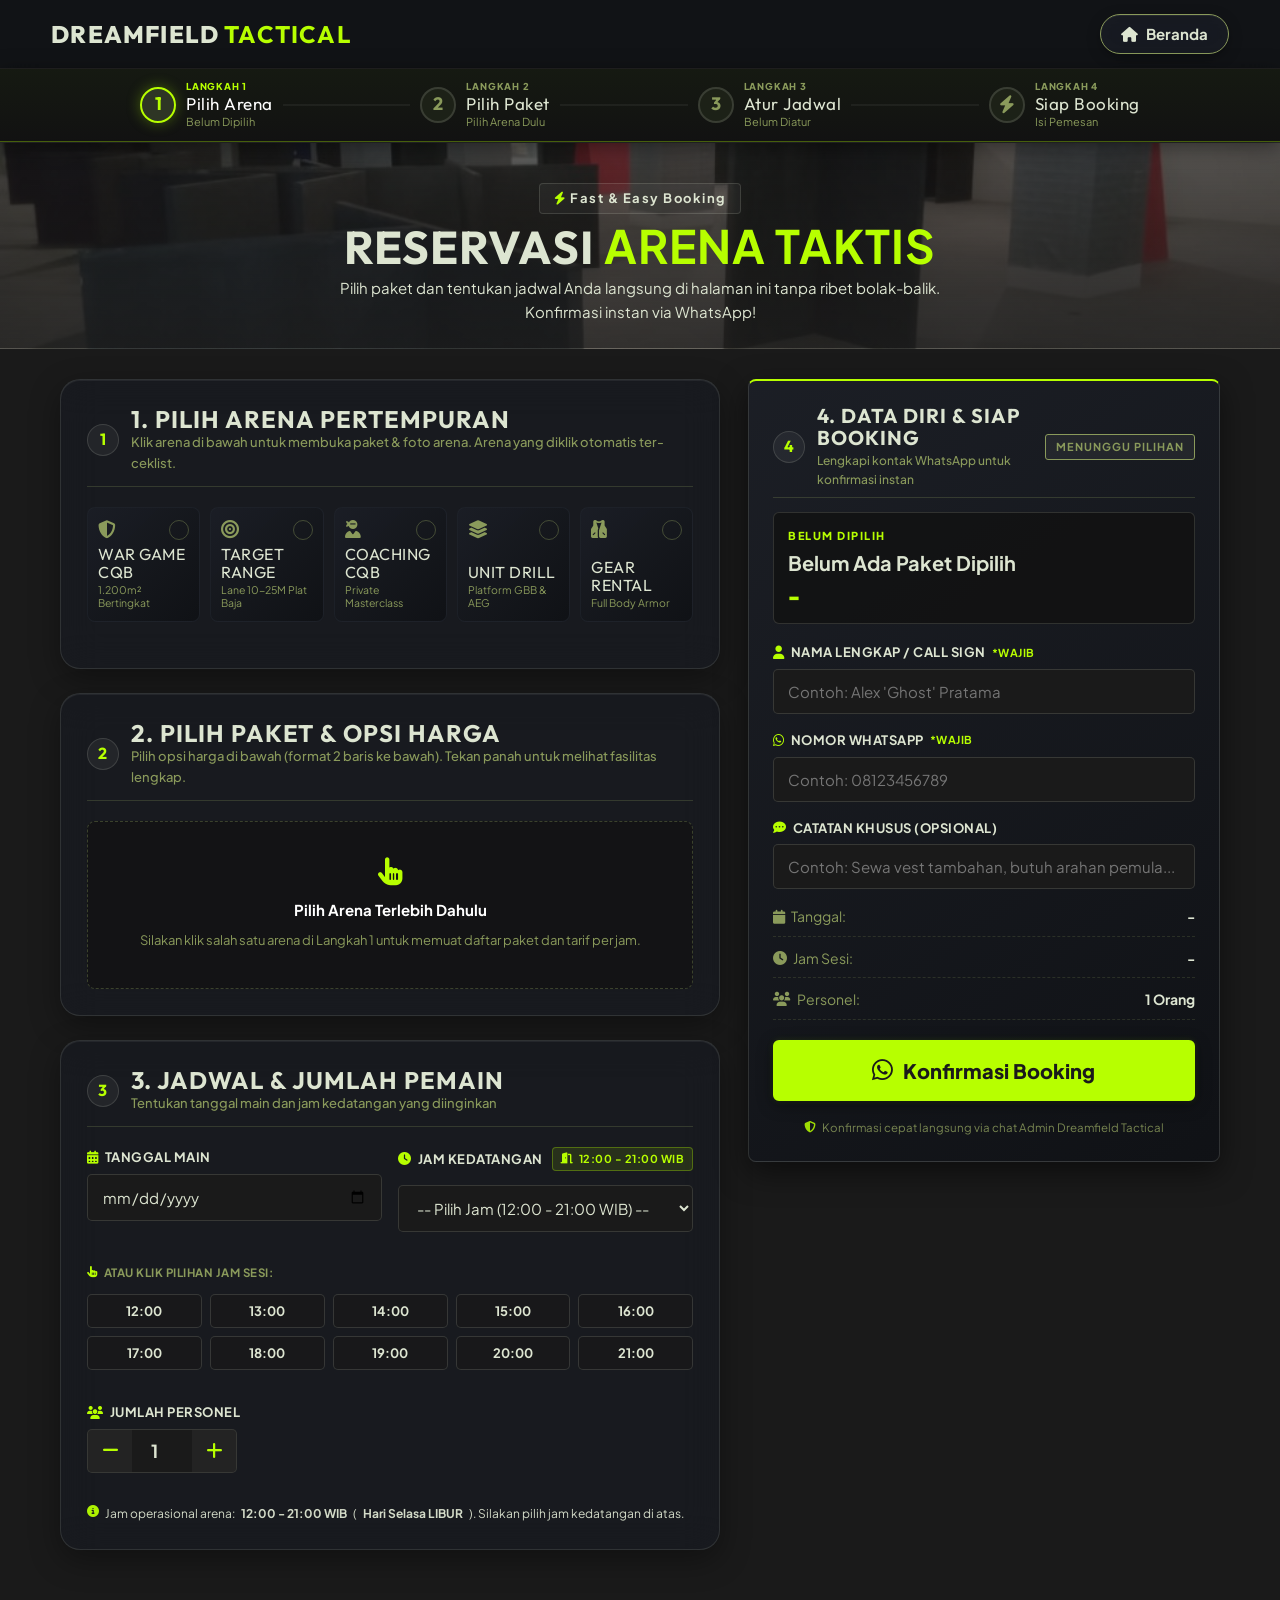
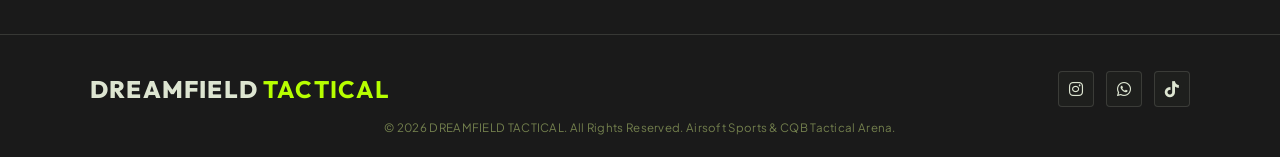
<file: booking.html>
<!DOCTYPE html>
<html lang="id">
<head>
    <meta charset="UTF-8">
    <meta name="viewport" content="width=device-width, initial-scale=1.0">
    <title>Booking Mudah & Cepat - DREAMFIELD TACTICAL</title>
    <!-- Font Awesome Icons -->
    <link rel="stylesheet" href="https://cdnjs.cloudflare.com/ajax/libs/font-awesome/6.4.0/css/all.min.css">
    <!-- Google Fonts -->
    <link href="https://fonts.googleapis.com/css2?family=Outfit:wght@500;600;700;800;900&family=Plus+Jakarta+Sans:wght@400;500;600;700;800&display=swap" rel="stylesheet">
    
    <style>
        :root {
            --color-lime: #B7FF00;
            --color-charcoal: #1A1A1A;
            --color-sage: #DDE5D1;
            --color-moss: #8A9A5B;
            --color-olive: rgba(221, 229, 209, 0.15);
            --color-dark-surface: #121212;
            --color-card-bg: #1E1F1D;
            --ease-out: cubic-bezier(0.23, 1, 0.32, 1);
            --ease-in-out: cubic-bezier(0.77, 0, 0.175, 1);
            --ease-slide: cubic-bezier(0.16, 1, 0.3, 1);
            --dur-slide: 650ms;
            --transition-speed: 200ms var(--ease-out);
        }

        * {
            margin: 0;
            padding: 0;
            box-sizing: border-box;
            font-family: 'Plus Jakarta Sans', sans-serif;
        }

        html {
            scroll-behavior: smooth;
        }

        body {
            background-color: var(--color-charcoal);
            color: var(--color-sage);
            line-height: 1.6;
            overflow-x: clip;
            min-height: 100vh;
            display: flex;
            flex-direction: column;
        }

        h1, h2, h3, h4, .logo, .nav-link, .page-title, .pkg-price, .step-badge {
            font-family: 'Outfit', sans-serif;
            text-transform: uppercase;
            letter-spacing: 1px;
        }

        /* --- Fluid Scroll Slide Animations (Apple & Emil Kowalski Design Engineering) --- */
        .slide-reveal {
            opacity: 0;
            will-change: opacity, transform;
            transition: opacity var(--dur-slide) var(--ease-slide), transform var(--dur-slide) var(--ease-slide);
        }

        .slide-reveal,
        .slide-reveal.slide-up {
            transform: translateY(32px);
        }

        .slide-reveal.slide-left {
            transform: translateX(-36px);
        }

        .slide-reveal.slide-right {
            transform: translateX(36px);
        }

        .slide-reveal.slide-scale {
            transform: translateY(20px) scale(0.96);
        }

        .slide-reveal.active {
            opacity: 1;
            transform: translate(0, 0) scale(1);
        }

        /* Staggered cascades for package cards */
        .package-grid .pkg-card:nth-child(1) { transition-delay: 0ms; }
        .package-grid .pkg-card:nth-child(2) { transition-delay: 50ms; }
        .package-grid .pkg-card:nth-child(3) { transition-delay: 100ms; }
        .package-grid .pkg-card:nth-child(4) { transition-delay: 150ms; }
        .package-grid .pkg-card:nth-child(5) { transition-delay: 200ms; }
        .package-grid .pkg-card:nth-child(6) { transition-delay: 250ms; }
        .package-grid .pkg-card:nth-child(7) { transition-delay: 300ms; }
        .package-grid .pkg-card:nth-child(8) { transition-delay: 350ms; }

        /* --- Header Navbar --- */
        header {
            background-color: rgba(16, 18, 22, 0.78);
            backdrop-filter: blur(20px) saturate(180%);
            -webkit-backdrop-filter: blur(20px) saturate(180%);
            border-bottom: 1px solid rgba(221, 229, 209, 0.12);
            position: sticky;
            top: 0;
            left: 0;
            width: 100%;
            z-index: 1000;
        }

        .nav-container {
            width: 100%;
            max-width: 100%;
            margin: 0;
            padding: 14px clamp(24px, 4vw, 56px);
            display: flex;
            justify-content: space-between;
            align-items: center;
            box-sizing: border-box;
        }

        .logo {
            font-family: 'Outfit', sans-serif;
            font-size: 24px;
            font-weight: 800;
            color: var(--color-sage);
            text-decoration: none;
            display: inline-flex;
            align-items: center;
            gap: 0;
            letter-spacing: 1.2px;
            line-height: 1;
            transition: transform 160ms var(--ease-out);
        }

        .logo:active {
            transform: scale(0.97);
        }

        .logo span {
            color: var(--color-lime);
            font-family: 'Outfit', sans-serif;
            font-weight: 700;
            letter-spacing: 1.2px;
            margin-left: 5px;
        }

        .nav-actions {
            display: flex;
            gap: 16px;
            align-items: center;
        }

        .btn-header-back {
            background-color: rgba(28, 32, 40, 0.65);
            backdrop-filter: blur(12px);
            -webkit-backdrop-filter: blur(12px);
            color: var(--color-sage);
            padding: 7px 20px;
            border-radius: 9999px;
            font-size: 15px;
            font-weight: 700;
            text-decoration: none;
            border: 1px solid rgba(221, 229, 209, 0.18);
            box-shadow: 0 4px 14px rgba(0, 0, 0, 0.3), inset 0 1px 0 rgba(255, 255, 255, 0.06);
            transition: transform 160ms var(--ease-out), border-color 160ms var(--ease-out), color 160ms var(--ease-out), background-color 160ms var(--ease-out);
            display: inline-flex;
            align-items: center;
            gap: 8px;
        }

        .btn-header-back:active {
            transform: scale(0.97);
        }

        .btn-header-back:hover {
            border-color: var(--color-lime);
            color: var(--color-lime);
            background-color: rgba(183, 255, 0, 0.08);
        }

        .back-text-mob {
            display: none;
        }

        /* --- 3-Step Flow Progress Bar --- */
        .flow-stepper-wrap {
            background: rgba(18, 20, 26, 0.75);
            backdrop-filter: blur(16px);
            -webkit-backdrop-filter: blur(16px);
            border-bottom: 1px solid rgba(221, 229, 209, 0.1);
            padding: 16px 20px;
        }

        .flow-stepper-container {
            max-width: 900px;
            margin: 0 auto;
            display: flex;
            align-items: center;
            justify-content: space-between;
            position: relative;
        }

        .flow-step-item {
            display: flex;
            align-items: center;
            gap: 10px;
            text-decoration: none;
            position: relative;
            z-index: 2;
        }

        .step-circle {
            width: 36px;
            height: 36px;
            border-radius: 50%;
            display: flex;
            align-items: center;
            justify-content: center;
            font-family: 'Outfit', sans-serif;
            font-size: 18px;
            font-weight: 700;
            transition: all 0.2s ease;
            flex-shrink: 0;
        }

        .flow-step-item.done .step-circle {
            background-color: rgba(34, 38, 47, 0.8);
            border: 2px solid var(--color-moss);
            color: var(--color-lime);
        }

        .flow-step-item.active .step-circle {
            background: linear-gradient(135deg, rgba(34, 38, 46, 0.95) 0%, rgba(18, 20, 24, 0.98) 100%);
            border: 2px solid var(--color-lime);
            color: var(--color-lime);
            box-shadow: 0 0 8px rgba(142, 216, 0, 0.2);
        }

        .step-info {
            display: flex;
            flex-direction: column;
        }

        .step-num-label {
            font-size: 10px;
            font-weight: 700;
            color: var(--color-moss);
            letter-spacing: 1px;
            text-transform: uppercase;
        }

        .flow-step-item.active .step-num-label {
            color: var(--color-lime);
        }

        .step-text {
            font-family: 'Outfit', sans-serif;
            font-size: 18px;
            color: var(--color-sage);
            letter-spacing: 0.5px;
            line-height: 1;
        }

        .flow-step-item.active .step-text {
            color: var(--color-lime);
        }

        .flow-line {
            flex: 1;
            height: 2px;
            background-color: rgba(255, 255, 255, 0.05);
            margin: 0 14px;
            position: relative;
        }

        .flow-line.done {
            background-color: var(--color-lime);
        }

        /* Package source banner from pricelist */
        .pkg-source-banner {
            background: linear-gradient(135deg, rgba(30, 33, 40, 0.85) 0%, rgba(18, 20, 24, 0.95) 100%);
            border: 1px solid rgba(142, 216, 0, 0.5);
            border-radius: 6px;
            padding: 12px 16px;
            margin-bottom: 16px;
            display: flex;
            align-items: center;
            justify-content: space-between;
            gap: 12px;
            flex-wrap: wrap;
        }

        .source-banner-left {
            display: flex;
            align-items: center;
            gap: 12px;
        }

        .source-banner-icon {
            font-size: 22px;
            color: var(--color-lime);
            flex-shrink: 0;
        }

        .source-banner-tag {
            font-size: 10px;
            font-weight: 800;
            color: var(--color-lime);
            letter-spacing: 0.8px;
            text-transform: uppercase;
            display: block;
        }

        .source-banner-title {
            font-family: 'Outfit', sans-serif;
            font-size: 20px;
            color: #ffffff;
            line-height: 1.1;
            margin: 0;
        }

        .source-banner-desc {
            font-size: 12px;
            color: var(--color-sage);
            margin: 0;
            opacity: 0.9;
        }

        .btn-change-pkg-link {
            font-size: 12px;
            font-weight: 700;
            color: var(--color-lime);
            text-decoration: underline;
            display: inline-flex;
            align-items: center;
            gap: 6px;
            white-space: nowrap;
        }

        /* --- Page Header Banner --- */
        .page-banner {
            background: linear-gradient(180deg, rgba(18, 18, 18, 0.68) 0%, rgba(26, 26, 26, 0.88) 100%),
                        url('assets/img/arena-wargame.jpg') center/cover no-repeat;
            padding: 40px 20px 24px;
            text-align: center;
            border-bottom: 1px solid var(--color-olive);
        }

        .banner-badge {
            display: inline-block;
            background-color: rgba(255, 255, 255, 0.04);
            color: var(--color-sage);
            padding: 4px 14px;
            font-size: 13px;
            font-weight: 700;
            letter-spacing: 1.5px;
            border-radius: 4px;
            margin-bottom: 8px;
            border: 1px solid var(--color-olive);
        }

        .banner-badge i {
            color: var(--color-lime);
        }

        .page-title {
            font-size: 46px;
            line-height: 1;
            color: var(--color-sage);
            margin-bottom: 6px;
        }

        .page-title span {
            color: var(--color-lime);
        }

        .page-desc {
            max-width: 650px;
            margin: 0 auto;
            font-size: 15px;
            color: var(--color-sage);
            opacity: 0.85;
        }

        /* --- Booking Main Grid Layout --- */
        .booking-layout {
            max-width: 1200px;
            margin: 30px auto 60px;
            padding: 0 20px;
            width: 100%;
            display: grid;
            grid-template-columns: 1.4fr 1fr;
            gap: 28px;
            align-items: start;
        }

        /* Section Container Cards */
        .panel-card {
            background: rgba(24, 27, 34, 0.65);
            backdrop-filter: blur(18px) saturate(160%);
            -webkit-backdrop-filter: blur(18px) saturate(160%);
            border: 1px solid rgba(221, 229, 209, 0.12);
            border-radius: 20px;
            padding: 26px;
            box-shadow: 0 10px 30px rgba(0,0,0,0.35), inset 0 1px 0 rgba(255, 255, 255, 0.06);
            margin-bottom: 24px;
        }

        .panel-header {
            display: flex;
            align-items: center;
            gap: 12px;
            margin-bottom: 20px;
            padding-bottom: 12px;
            border-bottom: 1px solid rgba(138, 154, 91, 0.25);
        }

        .step-badge {
            background-color: rgba(255, 255, 255, 0.05);
            color: var(--color-lime);
            border: 1.5px solid var(--color-olive);
            width: 32px;
            height: 32px;
            border-radius: 50%;
            display: flex;
            align-items: center;
            justify-content: center;
            font-size: 16px;
            font-weight: 700;
            flex-shrink: 0;
        }

        .panel-title {
            font-size: 24px;
            color: var(--color-sage);
            line-height: 1.1;
        }

        .panel-subtitle {
            font-size: 13px;
            color: var(--color-moss);
            font-weight: 500;
        }

        /* --- Category Tabs Selector --- */
        .category-tabs {
            display: flex;
            gap: 8px;
            overflow-x: auto;
            padding-bottom: 8px;
            margin-bottom: 18px;
            scrollbar-width: thin;
        }

        .tab-btn {
            background: rgba(26, 30, 38, 0.6);
            backdrop-filter: blur(12px);
            -webkit-backdrop-filter: blur(12px);
            border: 1px solid rgba(221, 229, 209, 0.12);
            color: var(--color-sage);
            padding: 10px 18px;
            border-radius: 9999px;
            font-size: 15px;
            font-weight: 700;
            cursor: pointer;
            white-space: nowrap;
            transition: transform 160ms var(--ease-out), border-color 160ms var(--ease-out), background-color 160ms var(--ease-out), color 160ms var(--ease-out), box-shadow 160ms var(--ease-out);
            display: inline-flex;
            align-items: center;
            gap: 8px;
        }

        .tab-btn:active {
            transform: scale(0.97);
        }

        .tab-btn i {
            color: var(--color-lime);
        }

        .tab-btn:hover {
            border-color: var(--color-lime);
            background-color: rgba(255, 255, 255, 0.04);
        }

        .tab-btn.active {
            background-color: rgba(28, 32, 40, 0.7);
            color: var(--color-lime);
            border-color: var(--color-lime);
            box-shadow: 0 0 10px rgba(159, 230, 0, 0.15);
        }

        .tab-btn.active i {
            color: var(--color-lime);
        }

        /* --- Step 1 Arena Preview Banner --- */
        .arena-preview-banner {
            display: grid;
            grid-template-columns: 140px 1fr;
            gap: 16px;
            background: linear-gradient(135deg, rgba(26, 26, 26, 0.95) 0%, rgba(38, 42, 30, 0.55) 100%);
            border: 1px solid rgba(138, 154, 91, 0.4);
            border-radius: 8px;
            padding: 12px 16px;
            margin-bottom: 20px;
            align-items: center;
            position: relative;
            overflow: hidden;
            box-shadow: 0 4px 20px rgba(0, 0, 0, 0.25);
            transition: border-color 200ms var(--ease-out), transform 200ms var(--ease-out);
        }

        .arena-preview-banner:hover {
            border-color: rgba(183, 255, 0, 0.45);
        }

        .arena-preview-thumb-wrap {
            position: relative;
            width: 140px;
            height: 95px;
            border-radius: 6px;
            overflow: hidden;
            border: 1px solid rgba(138, 154, 91, 0.4);
            flex-shrink: 0;
            background-color: #121212;
        }

        .arena-preview-thumb {
            width: 100%;
            height: 100%;
            object-fit: cover;
            display: block;
            transition: transform 300ms var(--ease-out);
        }

        .arena-preview-banner:hover .arena-preview-thumb {
            transform: scale(1.06);
        }

        .arena-preview-tag {
            position: absolute;
            bottom: 4px;
            left: 4px;
            background: rgba(18, 18, 18, 0.88);
            color: var(--color-lime);
            font-size: 9px;
            font-weight: 700;
            padding: 2px 6px;
            border-radius: 3px;
            border: 1px solid rgba(183, 255, 0, 0.35);
            letter-spacing: 0.5px;
            text-transform: uppercase;
        }

        .arena-preview-content {
            display: flex;
            flex-direction: column;
            gap: 4px;
            min-width: 0;
        }

        .arena-preview-badge-row {
            display: flex;
            align-items: center;
            gap: 8px;
        }

        .arena-preview-badge {
            display: inline-flex;
            align-items: center;
            gap: 5px;
            background: rgba(183, 255, 0, 0.12);
            color: var(--color-lime);
            border: 1px solid rgba(183, 255, 0, 0.35);
            font-size: 10px;
            font-weight: 700;
            padding: 2px 8px;
            border-radius: 3px;
            letter-spacing: 1px;
            text-transform: uppercase;
        }

        .arena-preview-title {
            font-family: 'Outfit', sans-serif;
            font-size: 20px;
            line-height: 1.1;
            color: var(--color-sage);
            margin: 0;
            letter-spacing: 0.5px;
            white-space: nowrap;
            overflow: hidden;
            text-overflow: ellipsis;
        }

        .arena-preview-desc {
            font-size: 12px;
            line-height: 1.4;
            color: var(--color-moss);
            margin: 0;
            display: -webkit-box;
            -webkit-line-clamp: 2;
            -webkit-box-orient: vertical;
            overflow: hidden;
        }

        @media (max-width: 640px) {
            .arena-preview-banner {
                grid-template-columns: 85px 1fr;
                gap: 10px;
                padding: 8px 10px;
                border-radius: 6px;
                margin-bottom: 12px;
            }
            .arena-preview-thumb-wrap {
                width: 85px;
                height: 64px;
                border-radius: 4px;
            }
            .arena-preview-title {
                font-size: 15px;
            }
            .arena-preview-desc {
                font-size: 11.5px;
                line-height: 1.35;
            }
            .arena-preview-badge {
                font-size: 9.5px;
                padding: 2px 6px;
            }
            .arena-preview-tag {
                font-size: 9px;
                padding: 1px 5px;
            }
        }

        /* --- Package Cards Grid --- */
        .package-grid {
            display: grid;
            grid-template-columns: repeat(auto-fill, minmax(240px, 1fr));
            gap: 14px;
        }

        .pkg-card {
            background: rgba(26, 26, 26, 0.75);
            border: 1px solid rgba(32, 36, 45, 0.75);
            border-radius: 6px;
            padding: 16px;
            cursor: pointer;
            transition: opacity var(--dur-slide) var(--ease-slide), transform var(--dur-slide) var(--ease-slide), border-color 160ms var(--ease-out), background-color 160ms var(--ease-out), box-shadow 160ms var(--ease-out);
            display: flex;
            flex-direction: column;
            justify-content: space-between;
            position: relative;
        }

        .pkg-card:active {
            transform: scale(0.98);
        }

        .pkg-card.active:hover {
            border-color: var(--color-lime);
            background: rgba(22, 24, 30, 0.96);
            transform: translateY(-2px);
            transition: transform 160ms var(--ease-out), border-color 160ms var(--ease-out), background-color 160ms var(--ease-out), box-shadow 160ms var(--ease-out);
        }

        .pkg-card.selected {
            border: 1.5px solid var(--color-lime);
            background: rgba(30, 35, 25, 0.96);
            box-shadow: 0 4px 18px rgba(0, 0, 0, 0.45);
        }

        .pkg-card-top {
            display: flex;
            justify-content: space-between;
            align-items: flex-start;
            gap: 8px;
            margin-bottom: 6px;
        }

        .pkg-name {
            font-size: 17px;
            font-weight: 700;
            color: var(--color-sage);
            line-height: 1.2;
        }

        .pkg-price {
            font-size: 24px;
            color: var(--color-lime);
            font-weight: 700;
            line-height: 1;
            white-space: nowrap;
        }

        .pkg-price-unit {
            font-size: 12px;
            color: var(--color-moss);
            font-weight: 600;
            display: block;
            text-align: right;
        }

        .pkg-desc {
            font-size: 13px;
            color: var(--color-moss);
            margin: 6px 0 12px;
            flex-grow: 1;
        }

        .pkg-select-indicator {
            display: flex;
            align-items: center;
            justify-content: space-between;
            padding-top: 10px;
            border-top: 1px solid rgba(138, 154, 91, 0.2);
            font-size: 13px;
            font-weight: 700;
            color: var(--color-moss);
        }

        .pkg-card.selected .pkg-select-indicator {
            color: var(--color-lime);
        }

        .pkg-card.selected .pkg-select-indicator i {
            color: var(--color-lime);
        }

        /* --- Expandable Package Card & Details --- */
        .pkg-platform-pill {
            font-size: 10px;
            font-weight: 800;
            color: var(--color-lime);
            text-transform: uppercase;
            letter-spacing: 0.6px;
            display: inline-block;
            margin-bottom: 2px;
        }

        .pkg-badge-highlight {
            font-size: 9px;
            font-weight: 800;
            background: rgba(183, 255, 0, 0.2);
            color: var(--color-lime);
            border: 1px solid rgba(142, 216, 0, 0.5);
            padding: 1px 6px;
            border-radius: 10px;
            display: inline-block;
            margin-left: 6px;
            letter-spacing: 0.5px;
        }

        .pkg-price-box {
            display: flex;
            align-items: baseline;
            gap: 5px;
            margin: 4px 0 6px;
            flex-wrap: wrap;
        }

        .pkg-price-main {
            display: inline-flex;
            align-items: baseline;
            gap: 2px;
        }

        .pkg-price-curr {
            font-size: 12px;
            font-weight: 700;
            color: var(--color-moss);
        }

        .pkg-price-val {
            font-family: 'Outfit', sans-serif;
            font-size: 26px;
            font-weight: 700;
            color: var(--color-lime);
            line-height: 1;
        }

        .pkg-card.expanded {
            border-color: var(--color-lime) !important;
            background: linear-gradient(135deg, rgba(32, 36, 44, 0.98) 0%, rgba(18, 20, 24, 0.98) 100%) !important;
            box-shadow: 0 8px 25px rgba(0, 0, 0, 0.5), 0 0 16px rgba(183, 255, 0, 0.2) !important;
            transform: scale(1.01);
            z-index: 5;
        }

        .pkg-card.expanded .toggle-arrow {
            transform: rotate(180deg);
            color: var(--color-lime);
        }

        .btn-toggle-pkg-details {
            background: rgba(255, 255, 255, 0.04);
            border: 1px solid rgba(34, 38, 47, 0.8);
            color: var(--color-sage);
            font-size: 11px;
            font-weight: 700;
            padding: 6px 8px;
            border-radius: 4px;
            cursor: pointer;
            display: flex;
            align-items: center;
            justify-content: space-between;
            width: 100%;
            margin-top: 6px;
            margin-bottom: 6px;
            transition: all 0.18s ease;
        }

        .btn-toggle-pkg-details:hover {
            border-color: var(--color-lime);
            color: #ffffff;
            background: rgba(32, 36, 45, 0.75);
        }

        .toggle-arrow {
            font-size: 10px;
            color: var(--color-lime);
            transition: transform 0.2s ease;
        }

        .pkg-drawer-detail {
            display: none;
            margin-top: 8px;
            padding-top: 8px;
            border-top: 1px dashed rgba(183, 255, 0, 0.35);
            animation: pkgDrawerFade 0.22s ease-out;
        }

        .pkg-card.expanded .pkg-drawer-detail {
            display: block;
        }

        @keyframes pkgDrawerFade {
            from { opacity: 0; transform: translateY(-4px); }
            to { opacity: 1; transform: translateY(0); }
        }

        .drawer-title {
            font-size: 10.5px;
            font-weight: 800;
            color: var(--color-lime);
            text-transform: uppercase;
            letter-spacing: 0.5px;
            margin-bottom: 6px;
            display: flex;
            align-items: center;
            gap: 5px;
        }

        .drawer-feat-list {
            list-style: none;
            padding: 0;
            margin: 0 0 10px;
            display: flex;
            flex-direction: column;
            gap: 4px;
        }

        .drawer-feat-list li {
            font-size: 11px;
            color: var(--color-sage);
            display: flex;
            align-items: flex-start;
            gap: 6px;
            line-height: 1.35;
        }

        .drawer-feat-list li i {
            color: var(--color-lime);
            font-size: 9.5px;
            margin-top: 3px;
            flex-shrink: 0;
        }

        .btn-confirm-select-pkg {
            width: 100%;
            background: var(--color-lime);
            color: #121212;
            border: none;
            padding: 7px 10px;
            border-radius: 4px;
            font-weight: 800;
            font-size: 12px;
            letter-spacing: 0.5px;
            cursor: pointer;
            display: flex;
            align-items: center;
            justify-content: center;
            gap: 6px;
            transition: opacity 0.2s;
            margin-bottom: 4px;
        }

        .btn-confirm-select-pkg:hover {
            opacity: 0.9;
        }

        .btn-back-to-arena {
            background: rgba(255, 255, 255, 0.05);
            border: 1px solid var(--color-olive);
            color: var(--color-lime);
            font-size: 12px;
            font-weight: 700;
            padding: 5px 12px;
            border-radius: 4px;
            text-decoration: none;
            display: inline-flex;
            align-items: center;
            gap: 6px;
            transition: all 0.2s;
            white-space: nowrap;
        }

        .btn-back-to-arena:hover {
            border-color: var(--color-lime);
            background: rgba(34, 38, 47, 0.8);
            color: #ffffff;
        }

        /* --- Step 2: Jadwal & Pemain Form --- */
        .schedule-grid {
            display: grid;
            grid-template-columns: 1fr 1fr;
            gap: 16px;
        }

        .form-group {
            display: flex;
            flex-direction: column;
            gap: 6px;
            margin-bottom: 16px;
        }

        .form-group.full {
            grid-column: span 2;
        }

        .form-group label {
            font-size: 13px;
            font-weight: 700;
            color: var(--color-sage);
            text-transform: uppercase;
            letter-spacing: 0.5px;
            display: flex;
            align-items: center;
            gap: 6px;
        }

        .form-group label i {
            color: var(--color-lime);
        }

        .form-control {
            background-color: var(--color-charcoal);
            border: 1px solid var(--color-olive);
            padding: 12px 14px;
            border-radius: 5px;
            color: var(--color-sage);
            font-size: 15px;
            outline: none;
            transition: border-color 160ms var(--ease-out), box-shadow 160ms var(--ease-out);
            width: 100%;
        }

        .form-control:focus {
            border-color: var(--color-lime);
            box-shadow: 0 0 10px rgba(183, 255, 0, 0.2);
        }

        select.form-control option {
            background-color: #1a1a1a;
            color: #ffffff;
            padding: 8px;
        }

        /* Time Section Header & Flexible Badge */
        .time-header-flex {
            display: flex;
            justify-content: space-between;
            align-items: center;
            margin-bottom: 8px;
            flex-wrap: wrap;
            gap: 6px;
        }

        .time-badge-open {
            font-size: 11px;
            font-weight: 700;
            color: var(--color-lime);
            background: rgba(183, 255, 0, 0.1);
            border: 1px solid rgba(183, 255, 0, 0.3);
            border-radius: 4px;
            padding: 2px 8px;
            display: inline-flex;
            align-items: center;
            gap: 5px;
            letter-spacing: 0.5px;
        }

        /* Quick Time Pills */
        .time-slots {
            display: grid;
            grid-template-columns: repeat(auto-fill, minmax(105px, 1fr));
            gap: 8px;
            margin-top: 4px;
        }

        .time-pill {
            background: rgba(26, 26, 26, 0.6);
            border: 1px solid var(--color-olive);
            padding: 8px 10px;
            border-radius: 5px;
            font-size: 13px;
            font-weight: 700;
            color: var(--color-sage);
            text-align: center;
            cursor: pointer;
            transition: transform 140ms var(--ease-out), border-color 140ms var(--ease-out), background-color 140ms var(--ease-out), color 140ms var(--ease-out);
            user-select: none;
        }

        .time-pill:active {
            transform: scale(0.95);
        }

        .time-pill:hover {
            border-color: var(--color-lime);
            background: rgba(40, 46, 32, 0.5);
        }

        .time-pill.selected {
            background: rgba(28, 32, 40, 0.7);
            color: var(--color-lime);
            border-color: var(--color-lime);
            font-weight: 700;
            box-shadow: 0 0 10px rgba(159, 230, 0, 0.15);
        }

        .time-pill.flexible-pill {
            border-color: rgba(138, 154, 91, 0.4);
            color: var(--color-lime);
            background: rgba(255, 255, 255, 0.03);
        }

        .time-pill.flexible-pill.selected {
            background: rgba(28, 32, 40, 0.7);
            color: var(--color-lime);
            border-color: var(--color-lime);
            font-weight: 700;
        }

        /* Custom & Flexible Time Controls */
        .custom-time-box {
            margin-top: 10px;
            padding: 12px 14px;
            background: rgba(18, 18, 18, 0.75);
            border: 1px dashed var(--color-olive);
            border-radius: 6px;
            display: flex;
            flex-direction: column;
            gap: 8px;
        }

        .custom-time-row {
            display: flex;
            align-items: center;
            justify-content: space-between;
            gap: 12px;
            flex-wrap: wrap;
        }

        .custom-time-label {
            font-size: 13px;
            font-weight: 600;
            color: var(--color-moss);
            display: flex;
            align-items: center;
            gap: 6px;
            margin-bottom: 0 !important;
        }

        .time-input-wrap {
            display: inline-flex;
            align-items: center;
            background: var(--color-charcoal);
            border: 1px solid var(--color-olive);
            border-radius: 5px;
            padding: 2px 8px;
            transition: border-color 140ms var(--ease-out);
        }

        .time-input-wrap:focus-within {
            border-color: var(--color-lime);
            box-shadow: 0 0 8px rgba(183, 255, 0, 0.2);
        }

        .time-input-field {
            background: transparent !important;
            border: none !important;
            box-shadow: none !important;
            color: var(--color-lime) !important;
            font-family: inherit;
            font-size: 14px;
            font-weight: 700;
            padding: 4px 6px;
            width: 105px;
            cursor: pointer;
            outline: none;
            color-scheme: dark;
        }

        .time-input-unit {
            font-size: 12px;
            font-weight: 700;
            color: var(--color-moss);
            padding-left: 2px;
        }

        .time-note {
            font-size: 12px;
            line-height: 1.5;
            color: var(--color-sage);
            opacity: 0.95;
            display: flex;
            align-items: flex-start;
            gap: 6px;
        }

        /* Form Feedback & Error Highlight */
        .form-control.has-error {
            border-color: #ff5555 !important;
            box-shadow: 0 0 10px rgba(255, 85, 85, 0.25) !important;
            animation: shake 250ms ease;
        }

        @keyframes shake {
            0%, 100% { transform: translateX(0); }
            25% { transform: translateX(-4px); }
            75% { transform: translateX(4px); }
        }

        .form-feedback {
            font-size: 11px;
            color: #ff6666;
            margin-top: 4px;
            display: none;
            font-weight: 600;
        }

        .form-feedback.show {
            display: block;
        }

        /* Person Counter Input */
        .counter-wrap {
            display: flex;
            align-items: center;
            background-color: var(--color-charcoal);
            border: 1px solid var(--color-olive);
            border-radius: 5px;
            overflow: hidden;
            width: fit-content;
        }

        .counter-btn {
            background: rgba(255, 255, 255, 0.04);
            border: none;
            color: var(--color-lime);
            width: 44px;
            height: 42px;
            font-size: 18px;
            cursor: pointer;
            transition: transform 140ms var(--ease-out), background-color 140ms var(--ease-out), color 140ms var(--ease-out);
            display: flex;
            align-items: center;
            justify-content: center;
        }

        .counter-btn:active {
            transform: scale(0.92);
        }

        .counter-btn:hover {
            background: var(--color-lime);
            color: var(--color-charcoal);
        }

        .counter-input {
            width: 60px;
            background: transparent;
            border: none;
            color: var(--color-sage);
            text-align: center;
            font-size: 18px;
            font-weight: 700;
            outline: none;
        }

        /* --- Right Column: Sticky Summary & Instant Booking --- */
        .sticky-summary {
            position: sticky;
            top: 85px;
        }

        .summary-card {
            background: linear-gradient(145deg, rgba(28, 31, 38, 0.98) 0%, rgba(16, 18, 22, 0.98) 100%);
            border: 1px solid var(--color-olive);
            border-top: 2px solid var(--color-lime);
            border-radius: 8px;
            padding: 24px;
            box-shadow: 0 10px 30px rgba(0,0,0,0.5);
        }

        .summary-header {
            display: flex;
            align-items: center;
            justify-content: space-between;
            padding-bottom: 14px;
            border-bottom: 1px solid rgba(138, 154, 91, 0.25);
            margin-bottom: 16px;
        }

        .summary-title {
            font-size: 24px;
            color: var(--color-sage);
        }

        .badge-live {
            background-color: rgba(255, 255, 255, 0.04);
            color: var(--color-lime);
            padding: 3px 10px;
            border-radius: 3px;
            font-size: 11px;
            font-weight: 700;
            border: 1px solid rgba(138, 154, 91, 0.5);
            letter-spacing: 1px;
        }

        /* Selected Package Highlighted Box in Summary */
        .chosen-box {
            background: rgba(18, 18, 18, 0.85);
            border: 1px solid var(--color-olive);
            border-radius: 6px;
            padding: 14px;
            margin-bottom: 18px;
        }

        .chosen-cat {
            font-size: 11px;
            font-weight: 800;
            color: var(--color-lime);
            letter-spacing: 1.5px;
            text-transform: uppercase;
        }

        .chosen-name {
            font-size: 20px;
            font-weight: 700;
            color: var(--color-sage);
            margin: 2px 0 4px;
        }

        .chosen-price {
            font-size: 26px;
            font-family: 'Outfit', sans-serif;
            color: var(--color-lime);
            font-weight: 700;
            line-height: 1;
        }

        /* Summary Breakdown Rows */
        .summary-list {
            display: flex;
            flex-direction: column;
            gap: 10px;
            font-size: 14px;
            margin-bottom: 20px;
        }

        .summary-row {
            display: flex;
            justify-content: space-between;
            align-items: center;
            border-bottom: 1px dashed rgba(138, 154, 91, 0.2);
            padding-bottom: 8px;
        }

        .summary-label {
            color: var(--color-moss);
            display: flex;
            align-items: center;
            gap: 6px;
        }

        .summary-val {
            font-weight: 700;
            color: var(--color-sage);
            text-align: right;
        }

        /* Instant WhatsApp Button */
        .btn-whatsapp-book {
            background-color: var(--color-lime);
            color: var(--color-charcoal);
            padding: 16px 20px;
            border-radius: 6px;
            font-size: 20px;
            font-weight: 800;
            text-decoration: none;
            border: 2px solid var(--color-lime);
            width: 100%;
            cursor: pointer;
            display: flex;
            align-items: center;
            justify-content: center;
            gap: 10px;
            transition: transform 160ms var(--ease-out), background-color 160ms var(--ease-out), color 160ms var(--ease-out), box-shadow 160ms var(--ease-out);
            box-shadow: 0 4px 16px rgba(0, 0, 0, 0.4), 0 0 6px rgba(142, 216, 0, 0.15);
        }

        .btn-whatsapp-book:active {
            transform: scale(0.97);
        }

        .btn-whatsapp-book i {
            font-size: 24px;
        }

        .guarantee-note {
            font-size: 11.5px;
            color: var(--color-moss);
            text-align: center;
            display: flex;
            align-items: center;
            justify-content: center;
            gap: 6px;
            margin-top: 18px;
            opacity: 0.85;
        }

        /* Tactical Booking Handoff Modal Overlay */
        .booking-modal-overlay {
            position: fixed;
            inset: 0;
            background: rgba(0, 0, 0, 0.8);
            backdrop-filter: blur(8px);
            z-index: 2000;
            display: flex;
            align-items: center;
            justify-content: center;
            padding: 16px;
            opacity: 0;
            pointer-events: none;
            transition: opacity 250ms var(--ease-out);
        }

        .booking-modal-overlay.active {
            opacity: 1;
            pointer-events: auto;
        }

        .booking-modal-card {
            background: #1c1f17;
            border: 2px solid var(--color-lime);
            border-radius: 8px;
            max-width: 480px;
            width: 100%;
            padding: 26px 24px;
            box-shadow: 0 16px 45px rgba(0, 0, 0, 0.85);
            transform: translateY(20px) scale(0.96);
            transition: transform 300ms cubic-bezier(0.16, 1, 0.3, 1);
            text-align: center;
        }

        .booking-modal-overlay.active .booking-modal-card {
            transform: translateY(0) scale(1);
        }

        .modal-badge-success {
            display: inline-flex;
            align-items: center;
            justify-content: center;
            width: 56px;
            height: 56px;
            background: rgba(183, 255, 0, 0.15);
            border: 2px solid var(--color-lime);
            border-radius: 50%;
            font-size: 26px;
            color: var(--color-lime);
            margin: 0 auto 14px;
        }

        .modal-title {
            font-family: 'Outfit', sans-serif;
            font-size: 28px;
            letter-spacing: 1px;
            color: var(--color-sage);
            margin-bottom: 6px;
            text-transform: uppercase;
        }

        .modal-desc {
            font-size: 13px;
            line-height: 1.5;
            color: #c5cec0;
            margin-bottom: 16px;
        }

        .modal-summary-box {
            background: rgba(26, 26, 26, 0.85);
            border: 1px solid var(--color-olive);
            border-radius: 6px;
            padding: 12px 14px;
            text-align: left;
            font-size: 13px;
            margin-bottom: 18px;
        }

        .modal-summary-item {
            display: flex;
            justify-content: space-between;
            padding: 5px 0;
            border-bottom: 1px solid rgba(255, 255, 255, 0.04);
        }

        .modal-summary-item:last-child {
            border-bottom: none;
        }

        .modal-summary-label {
            color: var(--color-moss);
            font-weight: 600;
        }

        .modal-summary-val {
            color: var(--color-sage);
            font-weight: 700;
        }

        .modal-btn-wa {
            display: inline-flex;
            align-items: center;
            justify-content: center;
            gap: 10px;
            width: 100%;
            padding: 14px 20px;
            background: #25D366;
            color: #111810;
            font-family: 'Outfit', sans-serif;
            font-size: 20px;
            font-weight: 800;
            letter-spacing: 0.5px;
            border: none;
            border-radius: 5px;
            text-decoration: none;
            cursor: pointer;
            transition: background 140ms ease, transform 140ms ease;
        }

        .modal-btn-wa:hover {
            background: #1eb853;
            color: #111810;
        }

        .modal-btn-wa:active {
            transform: scale(0.97);
        }

        .modal-close-btn {
            background: transparent;
            border: none;
            color: var(--color-moss);
            font-size: 13px;
            margin-top: 14px;
            cursor: pointer;
            text-decoration: underline;
            display: inline-block;
        }

        /* --- Footer --- */
        footer {
            background-color: var(--color-charcoal);
            border-top: 1px solid var(--color-olive);
            padding: 36px 20px 20px;
            text-align: center;
            margin-top: auto;
        }

        .footer-content {
            max-width: 1100px;
            margin: 0 auto 12px;
            display: flex;
            justify-content: space-between;
            align-items: center;
            flex-wrap: wrap;
            gap: 16px;
        }

        .social-links {
            display: flex;
            gap: 12px;
        }

        .social-btn {
            width: 36px;
            height: 36px;
            background-color: var(--color-card-bg);
            border: 1px solid var(--color-olive);
            color: var(--color-sage);
            display: flex;
            align-items: center;
            justify-content: center;
            border-radius: 4px;
            text-decoration: none;
            transition: transform 160ms var(--ease-out), background-color 160ms var(--ease-out), color 160ms var(--ease-out), border-color 160ms var(--ease-out);
        }

        .social-btn:active {
            transform: scale(0.95);
        }

        .copyright {
            font-size: 11.5px;
            color: var(--color-moss);
            opacity: 0.8;
            letter-spacing: 0.3px;
        }

        /* Sticky Mobile Summary Bar */
        .mobile-sticky-summary {
            display: none;
        }

        /* --- Responsive: Tablet & Mobile (≤992px) --- */
        @media (max-width: 992px) {
            html, body {
                overflow-x: clip !important;
                width: 100% !important;
                max-width: 100% !important;
                position: relative !important;
            }
            /* Pure flexbox single-column layout to completely eliminate CSS Grid intrinsic min-width expansion */
            .booking-layout {
                display: flex !important;
                flex-direction: column !important;
                padding: 12px 10px 120px !important;
                gap: 12px !important;
                margin: 0 auto !important;
                width: 100% !important;
                max-width: 100% !important;
                min-width: 0 !important;
                box-sizing: border-box !important;
                overflow-x: clip !important;
            }
            .left-col, .right-col {
                display: flex !important;
                flex-direction: column !important;
                width: 100% !important;
                max-width: 100% !important;
                min-width: 0 !important;
                box-sizing: border-box !important;
                overflow: hidden !important;
            }
            .panel-card, .summary-card {
                padding: 14px 12px !important;
                margin-bottom: 12px !important;
                border-radius: 8px !important;
                width: 100% !important;
                max-width: 100% !important;
                min-width: 0 !important;
                box-sizing: border-box !important;
                overflow: hidden !important;
            }
            .panel-header {
                margin-bottom: 10px !important;
                padding-bottom: 7px !important;
                gap: 8px !important;
                width: 100% !important;
                box-sizing: border-box !important;
            }
            .panel-title { font-size: 18px !important; }
            .sticky-summary { position: static !important; }

            /* CRITICAL: Neutralize horizontal translate transforms that cut off forms on mobile */
            .slide-reveal,
            .slide-reveal.slide-up,
            .slide-reveal.slide-left,
            .slide-reveal.slide-right,
            .slide-reveal.slide-scale {
                transform: none !important;
                opacity: 1 !important;
                transition: opacity 200ms ease !important;
            }

            /* Mobile sticky bottom bar */
            .mobile-sticky-summary {
                display: flex;
                position: fixed;
                bottom: 0;
                left: 0;
                right: 0;
                z-index: 999;
                background: rgba(18, 20, 16, 0.97);
                border-top: 1px solid var(--color-lime);
                backdrop-filter: blur(12px);
                padding: 8px 14px;
                justify-content: space-between;
                align-items: center;
                box-shadow: 0 -4px 20px rgba(0, 0, 0, 0.7);
                transition: transform 250ms var(--ease-out), opacity 250ms var(--ease-out);
            }
            .mob-sum-left {
                display: flex;
                flex-direction: column;
                gap: 1px;
                min-width: 0;
                flex: 1;
                overflow: hidden;
            }
            .mob-sum-pkg {
                font-size: 11.5px;
                font-weight: 700;
                color: var(--color-sage);
                white-space: nowrap;
                overflow: hidden;
                text-overflow: ellipsis;
            }
            .mob-sum-price {
                font-family: 'Outfit', sans-serif;
                font-size: 19px;
                color: var(--color-lime);
                line-height: 1;
                letter-spacing: 0.5px;
            }
            .mob-sum-btn {
                background: var(--color-lime);
                color: var(--color-charcoal);
                border: none;
                border-radius: 4px;
                padding: 8px 14px;
                font-family: 'Outfit', sans-serif;
                font-size: 15px;
                font-weight: 800;
                letter-spacing: 0.5px;
                cursor: pointer;
                display: flex;
                align-items: center;
                gap: 5px;
                flex-shrink: 0;
                white-space: nowrap;
                transition: transform 140ms var(--ease-out);
            }
            .mob-sum-btn:active { transform: scale(0.95); }
        }

        /* --- Responsive: Mobile Phone (≤600px) --- */
        @media (max-width: 600px) {
            /* Navbar */
            .nav-container { padding: 8px 12px !important; }
            .logo { font-size: clamp(16px, 4.2vw, 20px) !important; flex-shrink: 1 !important; min-width: 0 !important; white-space: nowrap !important; gap: 0 !important; }
            .logo span { display: inline !important; color: var(--color-lime) !important; font-family: 'Outfit', sans-serif !important; font-weight: 700 !important; margin-left: 4px !important; }
            .nav-actions { flex-shrink: 0 !important; }
            .btn-header-back { padding: 5px 10px !important; font-size: 12.5px !important; white-space: nowrap !important; }
            .back-text-desk { display: none !important; }
            .back-text-mob { display: inline !important; }

            /* Page Banner: Scaled & Completely Visible (Tidak Ketutup Stepper) */
            .page-banner {
                padding: 24px 12px 18px !important;
                margin-top: 0 !important;
                position: relative !important;
                z-index: 10 !important;
                clear: both !important;
            }
            .page-banner .slide-reveal {
                opacity: 1 !important;
                transform: none !important;
            }
            .banner-badge { font-size: 9.5px !important; padding: 3px 9px !important; margin-bottom: 6px !important; letter-spacing: 0.5px !important; }
            .page-title { font-size: 22px !important; line-height: 1.2 !important; margin-bottom: 6px !important; }
            .page-desc { font-size: 11.5px !important; line-height: 1.4 !important; opacity: 0.88 !important; }

            /* Layout */
            .booking-layout { padding: 10px 8px 120px !important; gap: 10px !important; }
            .panel-card, .summary-card { padding: 12px 10px !important; margin-bottom: 10px !important; border-radius: 6px !important; }

            /* Step header */
            .panel-header { margin-bottom: 8px !important; padding-bottom: 6px !important; gap: 7px !important; }
            .step-badge { width: 22px !important; height: 22px !important; font-size: 12px !important; }
            .panel-title { font-size: 16px !important; line-height: 1.1 !important; letter-spacing: 0.5px !important; }
            .panel-subtitle { font-size: 11px !important; line-height: 1.35 !important; }

            /* Category Tabs — Dibikin 2 Baris ke bawah */
            .category-tabs {
                display: flex !important;
                flex-wrap: wrap !important;
                width: 100% !important;
                max-width: 100% !important;
                min-width: 0 !important;
                gap: 6px !important;
                padding-bottom: 0 !important;
                margin-bottom: 12px !important;
                overflow-x: visible !important;
                box-sizing: border-box !important;
            }
            .category-tabs::-webkit-scrollbar { display: none !important; }
            .tab-btn {
                flex: 1 1 calc(50% - 6px) !important;
                display: inline-flex !important;
                align-items: center !important;
                justify-content: center !important;
                padding: 7px 6px !important;
                font-size: 12px !important;
                gap: 5px !important;
                border-radius: 5px !important;
                white-space: nowrap !important;
                box-sizing: border-box !important;
            }
            .tab-btn:last-child:nth-child(odd) {
                flex: 1 1 100% !important;
            }

            /* Arena Preview Banner: Compact Flex */
            .arena-preview-banner {
                display: flex !important;
                align-items: center !important;
                gap: 10px !important;
                padding: 7px 9px !important;
                border-radius: 6px !important;
                margin-bottom: 10px !important;
                width: 100% !important;
                max-width: 100% !important;
                min-width: 0 !important;
                box-sizing: border-box !important;
                overflow: hidden !important;
            }
            .arena-preview-thumb-wrap {
                width: 75px !important;
                height: 56px !important;
                border-radius: 4px !important;
                flex-shrink: 0 !important;
            }
            .arena-preview-content {
                flex: 1 !important;
                min-width: 0 !important;
                overflow: hidden !important;
            }
            .arena-preview-title { font-size: 14px !important; margin: 0 !important; }
            .arena-preview-desc { font-size: 10.5px !important; line-height: 1.35 !important; margin: 0 !important; }

            /* Expanded package card on mobile spans full 2 columns */
            .pkg-card.expanded {
                grid-column: 1 / -1 !important;
                transform: none !important;
            }
            .pkg-price-val { font-size: 22px !important; }


            /* Checklist stepper on mobile (Fit 100% presisi — tidak terpotong & tidak nutupin banner) */
            .checklist-stepper-wrap {
                padding: 6px 8px !important;
                position: relative !important;
                top: 0 !important;
                width: 100% !important;
                box-sizing: border-box !important;
                border-top: 1px solid rgba(255, 255, 255, 0.06) !important;
                border-bottom: 1px solid rgba(183, 255, 0, 0.3) !important;
            }
            .checklist-stepper-container {
                display: flex !important;
                align-items: center !important;
                justify-content: space-between !important;
                width: 100% !important;
                max-width: 100% !important;
                gap: 2px !important;
                overflow: visible !important;
                box-sizing: border-box !important;
            }
            .check-step-item {
                display: flex !important;
                align-items: center !important;
                gap: 4px !important;
                flex: 1 1 0 !important;
                min-width: 0 !important;
                max-width: 25% !important;
                box-sizing: border-box !important;
            }
            .check-step-circle {
                width: 22px !important;
                height: 22px !important;
                min-width: 22px !important;
                font-size: 11px !important;
                flex-shrink: 0 !important;
                border-width: 1.5px !important;
            }
            .check-step-info {
                display: flex !important;
                flex-direction: column !important;
                min-width: 0 !important;
                overflow: hidden !important;
                line-height: 1.1 !important;
            }
            .check-step-num {
                display: none !important; /* Disembunyikan di HP agar hemat ruang & tidak desak-desakan */
            }
            .check-step-title {
                font-size: 12.5px !important;
                line-height: 1.1 !important;
                white-space: nowrap !important;
                overflow: hidden !important;
                text-overflow: ellipsis !important;
                margin: 0 !important;
                letter-spacing: 0.2px !important;
            }
            .check-step-status {
                font-size: 9px !important;
                line-height: 1.1 !important;
                white-space: nowrap !important;
                overflow: hidden !important;
                text-overflow: ellipsis !important;
                max-width: 100% !important;
            }
            .check-flow-line {
                flex: 0 0 6px !important;
                min-width: 4px !important;
                max-width: 8px !important;
                margin: 0 1px !important;
            }

            /* Arena selection grid on mobile */
            .arena-select-grid {
                grid-template-columns: repeat(3, 1fr) !important;
                gap: 6px !important;
            }
            .arena-select-btn { min-height: 75px !important; padding: 8px 6px !important; }
            .arena-btn-icon { font-size: 14px !important; }
            .arena-check-indicator { width: 16px !important; height: 16px !important; font-size: 8px !important; }
            .arena-btn-name { font-size: 13px !important; }
            .arena-btn-tag { font-size: 9px !important; }

            /* FOTO ARENA BESAR on mobile */
            .arena-big-showcase {
                height: 210px !important;
                margin-bottom: 16px !important;
            }
            .arena-big-overlay { padding: 12px 14px !important; }
            .arena-real-badge, .arena-spec-badge { font-size: 9px !important; padding: 2px 6px !important; }
            .arena-big-title { font-size: 22px !important; }
            .arena-big-desc { font-size: 11px !important; line-height: 1.35 !important; }

            /* Package Cards — Dibikin 2 Kolom Berdampingan / 2 Baris ke bawah */
            .package-grid {
                display: grid !important;
                grid-template-columns: repeat(2, 1fr) !important;
                width: 100% !important;
                max-width: 100% !important;
                min-width: 0 !important;
                gap: 6px !important;
                box-sizing: border-box !important;
            }
            .pkg-card {
                padding: 8px 8px !important;
                border-radius: 6px !important;
                width: 100% !important;
                max-width: 100% !important;
                min-width: 0 !important;
                box-sizing: border-box !important;
                display: flex !important;
                flex-direction: column !important;
                justify-content: space-between !important;
            }
            .pkg-card-top { gap: 4px !important; margin-bottom: 3px !important; flex-direction: column !important; }
            .pkg-name { font-size: 13px !important; line-height: 1.15 !important; }
            .pkg-price { font-size: 17px !important; }
            .pkg-price-unit { font-size: 10px !important; }
            .pkg-desc { font-size: 10.5px !important; line-height: 1.3 !important; margin: 2px 0 6px !important; }
            .pkg-select-indicator { font-size: 10px !important; padding-top: 4px !important; }

            /* CRITICAL FORM INPUT FIX:
               16px font-size prevents iOS Safari from auto-zooming and cropping the viewport */
            .form-control,
            input[type="text"],
            input[type="tel"],
            input[type="date"],
            input[type="time"] {
                font-size: 16px !important;
                font-family: -apple-system, BlinkMacSystemFont, 'Segoe UI', Roboto, sans-serif !important;
                min-height: 40px !important;
                padding: 8px 10px !important;
                border-radius: 5px !important;
                width: 100% !important;
                max-width: 100% !important;
                box-sizing: border-box !important;
                background-color: var(--color-charcoal) !important;
                color: var(--color-sage) !important;
            }

            input[type="date"] {
                display: block !important;
                -webkit-appearance: none !important;
                appearance: none !important;
                color-scheme: dark !important;
            }

            /* Schedule & Form */
            .schedule-grid {
                display: flex !important;
                flex-direction: column !important;
                gap: 8px !important;
                width: 100% !important;
                max-width: 100% !important;
                min-width: 0 !important;
                box-sizing: border-box !important;
            }
            .form-group {
                margin-bottom: 8px !important;
                width: 100% !important;
                max-width: 100% !important;
                box-sizing: border-box !important;
            }
            .form-group.full { grid-column: span 1 !important; }
            .form-group label {
                font-size: 11.5px !important;
                gap: 4px !important;
                margin-bottom: 4px !important;
            }

            /* Player counter — clean, bounded, zero overflow */
            .counter-wrap {
                display: flex !important;
                align-items: center !important;
                justify-content: space-between !important;
                width: 100% !important;
                max-width: 160px !important;
                height: 40px !important;
                border-radius: 5px !important;
                box-sizing: border-box !important;
                overflow: hidden !important;
            }
            .counter-btn {
                width: 44px !important;
                height: 100% !important;
                font-size: 15px !important;
                flex-shrink: 0 !important;
            }
            .counter-input {
                font-size: 17px !important;
                font-family: 'Outfit', sans-serif !important;
                flex: 1 !important;
                min-width: 0 !important;
                width: auto !important;
                text-align: center !important;
            }

            /* Time header label + badge wrap */
            .time-header-flex {
                flex-direction: column !important;
                align-items: flex-start !important;
                gap: 5px !important;
                margin-bottom: 8px !important;
                width: 100% !important;
            }
            .time-badge-open { font-size: 10.5px !important; }

            /* Time pills — 2 per row, text never clips */
            .time-slots {
                display: grid !important;
                grid-template-columns: repeat(2, 1fr) !important;
                gap: 5px !important;
                margin-top: 4px !important;
                width: 100% !important;
                max-width: 100% !important;
                box-sizing: border-box !important;
            }
            .time-pill {
                padding: 8px 4px !important;
                font-size: 12px !important;
                min-height: 38px !important;
                border-radius: 4px !important;
                box-sizing: border-box !important;
            }
            .time-pill.flexible-pill {
                grid-column: span 2 !important;
                padding: 9px 8px !important;
                font-size: 12.5px !important;
            }

            /* Custom time input box — zero overflow */
            .custom-time-box {
                padding: 8px 10px !important;
                gap: 6px !important;
                width: 100% !important;
                max-width: 100% !important;
                box-sizing: border-box !important;
                overflow: hidden !important;
            }
            .custom-time-row {
                display: flex !important;
                flex-direction: column !important;
                align-items: stretch !important;
                gap: 6px !important;
                width: 100% !important;
                box-sizing: border-box !important;
            }
            .custom-time-label {
                font-size: 11.5px !important;
                width: 100% !important;
            }
            .time-input-wrap {
                display: flex !important;
                align-items: center !important;
                width: 100% !important;
                max-width: 100% !important;
                box-sizing: border-box !important;
                padding: 2px 8px !important;
                min-height: 40px !important;
                border-radius: 5px !important;
            }
            .time-input-field {
                flex: 1 !important;
                width: auto !important;
                min-width: 0 !important;
                font-size: 16px !important;
            }
            .time-input-unit {
                font-size: 12px !important;
                font-weight: 700 !important;
                flex-shrink: 0 !important;
                padding-left: 5px !important;
            }
            .time-note {
                font-size: 11px !important;
                line-height: 1.4 !important;
                word-break: break-word !important;
            }

            /* Step 3: Summary & Data Diri Card */
            .summary-card {
                padding: 12px 10px !important;
                border-radius: 6px !important;
                width: 100% !important;
                max-width: 100% !important;
                box-sizing: border-box !important;
                overflow: hidden !important;
            }
            .chosen-box {
                padding: 8px 10px !important;
                margin-bottom: 10px !important;
                border-radius: 5px !important;
                box-sizing: border-box !important;
            }
            .chosen-cat { font-size: 9.5px !important; }
            .chosen-name { font-size: 15px !important; margin: 1px 0 !important; }
            .chosen-price { font-size: 20px !important; }

            .summary-list {
                margin: 8px 0 10px !important;
                gap: 5px !important;
            }
            .summary-row {
                padding-bottom: 5px !important;
                font-size: 12px !important;
            }

            .btn-whatsapp-book {
                padding: 11px 14px !important;
                font-size: 17px !important;
                min-height: 44px !important;
                width: 100% !important;
                box-sizing: border-box !important;
                border-radius: 5px !important;
            }

            /* Mobile sticky bar */
            .mobile-sticky-summary { padding: 7px 10px !important; }
            .mob-sum-pkg { font-size: 11px !important; }
            .mob-sum-price { font-size: 18px !important; }
            .mob-sum-btn { padding: 7px 11px !important; font-size: 14px !important; }

            /* Modal */
            .booking-modal-card { padding: 16px 12px !important; max-width: 94vw !important; border-radius: 6px !important; }
            .modal-badge-success { width: 44px !important; height: 44px !important; font-size: 20px !important; }
            .modal-title { font-size: 20px !important; }
            .modal-desc { font-size: 11.5px !important; }
            .modal-summary-box { padding: 8px 10px !important; margin-bottom: 12px !important; }
            .modal-summary-item { font-size: 11.5px !important; }
            .modal-btn-wa { padding: 11px 14px !important; font-size: 17px !important; }

            /* Guarantee Note & Footer */
            .guarantee-note {
                margin-top: 22px !important;
                font-size: 10.5px !important;
                line-height: 1.45 !important;
                padding: 0 10px !important;
                opacity: 0.8 !important;
            }
            .footer-content { flex-direction: column !important; text-align: center !important; gap: 10px !important; }
            .copyright {
                font-size: 10px !important;
                line-height: 1.5 !important;
                opacity: 0.75 !important;
                text-align: center !important;
                padding-top: 12px !important;
            }
        }

        /* --- Extra Small Phones (≤360px) --- */
        @media (max-width: 360px) {
            .guarantee-note { margin-top: 20px !important; font-size: 9.5px !important; }
            .copyright { font-size: 9px !important; }
            .nav-container { padding: 6px 10px !important; }
            .logo { font-size: 15px !important; }
            .page-title { font-size: 21px !important; }
            .page-banner { padding: 20px 10px 14px !important; }
            .booking-layout { padding: 8px 6px 120px !important; }
            .panel-card, .summary-card { padding: 10px 8px !important; }
            .panel-title { font-size: 15px !important; }
            .tab-btn { padding: 5px 8px !important; font-size: 11px !important; }
            .pkg-card { padding: 8px 8px !important; }
            .pkg-name { font-size: 13px !important; }
            .pkg-price { font-size: 16px !important; }
            .time-pill { padding: 7px 3px !important; font-size: 11px !important; }
            .time-pill.flexible-pill { font-size: 11.5px !important; }
            .mob-sum-btn { padding: 6px 9px !important; font-size: 13px !important; }
        }

        /* --- Touch Device Hover Protection (Emil Design Engineering) --- */
        @media (hover: hover) and (pointer: fine) {
            .logo:hover {
                transform: scale(1.03);
            }
            .btn-header-back:hover {
                border-color: var(--color-lime);
                color: var(--color-lime);
                background-color: rgba(183, 255, 0, 0.08);
            }
            .tab-btn:hover {
                border-color: var(--color-lime);
                background-color: rgba(255, 255, 255, 0.04);
            }
            .tab-btn.active:hover {
                border-color: var(--color-lime);
                background-color: var(--color-lime);
                color: var(--color-charcoal);
            }
            .pkg-card:hover {
                border-color: var(--color-lime);
                background: rgba(22, 24, 30, 0.96);
                transform: translateY(-2px);
            }
            .time-pill:hover {
                border-color: var(--color-lime);
                background: rgba(40, 46, 32, 0.5);
            }
            .time-pill.selected:hover {
                border-color: var(--color-lime);
                background: var(--color-lime);
                color: var(--color-charcoal);
            }
            .counter-btn:hover {
                background: var(--color-lime);
                color: var(--color-charcoal);
            }
            .btn-whatsapp-book:hover {
                background-color: transparent;
                color: var(--color-lime);
                transform: translateY(-2px);
                box-shadow: 0 6px 20px rgba(0, 0, 0, 0.4), 0 0 8px rgba(142, 216, 0, 0.2);
            }
            .social-btn:hover {
                background-color: var(--color-lime);
                color: var(--color-charcoal);
                border-color: var(--color-lime);
            }
        }


        /* --- 4-Step Interactive Checklist Bar --- */
        .checklist-stepper-wrap {
            background: linear-gradient(180deg, rgba(22, 26, 18, 0.98) 0%, rgba(18, 18, 18, 0.98) 100%);
            border-top: 1px solid rgba(255, 255, 255, 0.05);
            border-bottom: 1px solid rgba(183, 255, 0, 0.3);
            padding: 10px 20px;
            position: relative;
            z-index: 950;
            box-shadow: 0 4px 20px rgba(0, 0, 0, 0.45);
        }

        .checklist-stepper-container {
            max-width: 1000px;
            margin: 0 auto;
            display: flex;
            align-items: center;
            justify-content: space-between;
            position: relative;
        }

        .check-step-item {
            display: flex;
            align-items: center;
            gap: 10px;
            position: relative;
            z-index: 2;
            cursor: pointer;
            text-decoration: none;
            transition: all 0.2s ease;
        }

        .check-step-circle {
            width: 36px;
            height: 36px;
            border-radius: 50%;
            display: flex;
            align-items: center;
            justify-content: center;
            font-family: 'Outfit', sans-serif;
            font-size: 18px;
            font-weight: 700;
            background-color: rgba(30, 35, 25, 0.9);
            border: 2px solid var(--color-olive);
            color: var(--color-moss);
            transition: all 0.25s ease;
            flex-shrink: 0;
        }

        .check-step-item.active .check-step-circle {
            border-color: var(--color-lime);
            color: var(--color-lime);
            box-shadow: 0 0 14px rgba(159, 230, 0, 0.35);
            background: rgba(48, 55, 38, 0.95);
        }

        .check-step-item.checked .check-step-circle {
            background: var(--color-lime);
            border-color: var(--color-lime);
            color: #121212;
            box-shadow: 0 0 12px rgba(159, 230, 0, 0.4);
        }

        .check-step-info {
            display: flex;
            flex-direction: column;
            min-width: 0;
        }

        .check-step-num {
            font-size: 9.5px;
            font-weight: 800;
            color: var(--color-moss);
            letter-spacing: 0.8px;
            text-transform: uppercase;
        }

        .check-step-item.active .check-step-num,
        .check-step-item.checked .check-step-num {
            color: var(--color-lime);
        }

        .check-step-title {
            font-family: 'Outfit', sans-serif;
            font-size: 17px;
            color: var(--color-sage);
            letter-spacing: 0.5px;
            line-height: 1;
            margin: 1px 0;
            white-space: nowrap;
        }

        .check-step-item.active .check-step-title {
            color: #ffffff;
        }

        .check-step-item.checked .check-step-title {
            color: var(--color-lime);
        }

        .check-step-status {
            font-size: 11px;
            color: var(--color-moss);
            white-space: nowrap;
            overflow: hidden;
            text-overflow: ellipsis;
            max-width: 140px;
        }

        .check-step-item.checked .check-step-status {
            color: #ffffff;
            font-weight: 600;
        }

        .check-flow-line {
            flex: 1;
            height: 2px;
            background-color: rgba(255, 255, 255, 0.05);
            margin: 0 10px;
            transition: background-color 0.25s ease;
        }

        .check-flow-line.done {
            background-color: var(--color-lime);
        }

        /* Status chip next to panel header */
        .step-done-tag {
            display: inline-flex;
            align-items: center;
            gap: 5px;
            font-size: 11px;
            font-weight: 800;
            color: var(--color-lime);
            background: rgba(183, 255, 0, 0.15);
            border: 1px solid rgba(142, 216, 0, 0.5);
            padding: 3px 10px;
            border-radius: 14px;
            letter-spacing: 0.5px;
            text-transform: uppercase;
            animation: tagPulse 0.3s ease;
        }

        @keyframes tagPulse {
            from { transform: scale(0.85); opacity: 0; }
            to { transform: scale(1); opacity: 1; }
        }

        .step-badge.checked {
            background: var(--color-lime) !important;
            color: #121212 !important;
            border-color: var(--color-lime) !important;
        }

        /* --- Arena Selection Grid (5 Pilihan Arena di Langkah 1) --- */
        .arena-select-grid {
            display: grid;
            grid-template-columns: repeat(5, 1fr);
            gap: 10px;
            margin-bottom: 20px;
        }

        .arena-select-btn {
            background: linear-gradient(135deg, rgba(28, 31, 38, 0.95) 0%, rgba(16, 18, 22, 0.98) 100%);
            border: 1px solid rgba(32, 36, 45, 0.75);
            border-radius: 8px;
            padding: 12px 10px;
            cursor: pointer;
            text-align: left;
            position: relative;
            transition: all 0.2s ease;
            display: flex;
            flex-direction: column;
            justify-content: space-between;
            min-height: 96px;
        }

        .arena-select-btn:hover {
            border-color: rgba(183, 255, 0, 0.5);
            transform: translateY(-2px);
            box-shadow: 0 4px 16px rgba(0, 0, 0, 0.35);
        }

        .arena-select-btn.active {
            border-color: var(--color-lime);
            background: linear-gradient(135deg, rgba(48, 55, 38, 0.95) 0%, rgba(26, 30, 22, 0.98) 100%);
            box-shadow: 0 0 8px rgba(142, 216, 0, 0.15), 0 6px 20px rgba(0, 0, 0, 0.4);
        }

        .arena-btn-top {
            display: flex;
            justify-content: space-between;
            align-items: center;
            margin-bottom: 6px;
        }

        .arena-btn-icon {
            font-size: 18px;
            color: var(--color-moss);
            transition: color 0.2s ease;
        }

        .arena-select-btn.active .arena-btn-icon {
            color: var(--color-lime);
        }

        .arena-check-indicator {
            width: 20px;
            height: 20px;
            border-radius: 50%;
            border: 1.5px solid rgba(138, 154, 91, 0.4);
            display: flex;
            align-items: center;
            justify-content: center;
            font-size: 10px;
            color: transparent;
            transition: all 0.2s ease;
        }

        .arena-select-btn.active .arena-check-indicator {
            border-color: var(--color-lime);
            background-color: var(--color-lime);
            color: #121212;
        }

        .arena-btn-name {
            font-family: 'Outfit', sans-serif;
            font-size: 16px;
            color: var(--color-sage);
            line-height: 1.1;
            margin-bottom: 2px;
            letter-spacing: 0.5px;
        }

        .arena-select-btn.active .arena-btn-name {
            color: #ffffff;
        }

        .arena-btn-tag {
            font-size: 10.5px;
            color: var(--color-moss);
            line-height: 1.25;
        }

        .arena-select-btn.active .arena-btn-tag {
            color: var(--color-lime);
        }

        /* --- FOTO ARENA BESAR & CINEMATIC (Perubahan Sesuai Request User) --- */
        .arena-big-showcase {
            position: relative;
            width: 100%;
            height: 300px;
            border-radius: 10px;
            overflow: hidden;
            border: 1px solid rgba(183, 255, 0, 0.4);
            margin-bottom: 24px;
            box-shadow: 0 8px 30px rgba(0, 0, 0, 0.55);
            background-color: #121212;
        }

        .arena-big-img {
            width: 100%;
            height: 100%;
            object-fit: cover;
            display: block;
            transition: transform 0.4s ease;
        }

        .arena-big-showcase:hover .arena-big-img {
            transform: scale(1.03);
        }

        .arena-big-overlay {
            position: absolute;
            inset: 0;
            background: linear-gradient(to top, rgba(18, 18, 18, 0.95) 0%, rgba(18, 18, 18, 0.45) 50%, rgba(18, 18, 18, 0.2) 100%);
            display: flex;
            flex-direction: column;
            justify-content: flex-end;
            padding: 20px 24px;
        }

        .arena-big-badge-row {
            display: flex;
            align-items: center;
            gap: 8px;
            margin-bottom: 6px;
            flex-wrap: wrap;
        }

        .arena-real-badge {
            background: rgba(18, 18, 18, 0.85);
            border: 1px solid rgba(142, 216, 0, 0.5);
            color: var(--color-lime);
            font-size: 11px;
            font-weight: 800;
            padding: 3px 10px;
            border-radius: 4px;
            text-transform: uppercase;
            letter-spacing: 0.8px;
            display: inline-flex;
            align-items: center;
            gap: 6px;
        }

        .arena-spec-badge {
            background: rgba(36, 40, 49, 0.85);
            border: 1px solid var(--color-moss);
            color: #ffffff;
            font-size: 11px;
            font-weight: 700;
            padding: 3px 10px;
            border-radius: 4px;
            display: inline-flex;
            align-items: center;
            gap: 5px;
        }

        .arena-big-title {
            font-family: 'Outfit', sans-serif;
            font-size: clamp(24px, 3.5vw, 36px);
            color: #ffffff;
            letter-spacing: 1px;
            margin: 0 0 4px;
            line-height: 1.1;
        }

        .arena-big-title span {
            color: var(--color-lime);
        }

        .arena-big-desc {
            font-size: 14px;
            color: var(--color-sage);
            max-width: 720px;
            margin: 0;
            line-height: 1.4;
            text-shadow: 0 2px 4px rgba(0, 0, 0, 0.7);
        }

        /* --- Accessibility: Reduced Motion (Emil Design Engineering) --- */
        @media (prefers-reduced-motion: reduce) {
            *, *::before, *::after {
                animation-duration: 0.01ms !important;
                animation-iteration-count: 1 !important;
                transition-duration: 0.01ms !important;
                scroll-behavior: auto !important;
            }
            .slide-reveal,
            .slide-reveal.slide-up,
            .slide-reveal.slide-left,
            .slide-reveal.slide-right,
            .slide-reveal.slide-scale {
                opacity: 1 !important;
                transform: none !important;
                transition: opacity 200ms ease !important;
            }
        }
    
        /* Smooth scroll clearance for sticky header & stepper */
        #step-arena, #step-pkg, #step-schedule, #step-ready, .panel-card, .summary-card {
            scroll-margin-top: 130px;
        }

    </style>
    <noscript>
        <style>
            .slide-reveal { opacity: 1 !important; transform: none !important; }
        </style>
    </noscript>
</head>
<body>

    <!-- Header Navbar & Sticky 4-Step Checklist (Selalu Menempel di Atas saat Scroll) -->
    <header id="mainStickyHeader">
        <div class="nav-container">
            <a href="index.html" class="logo">DREAMFIELD<span>TACTICAL</span></a>
            <div class="nav-actions">
                <a href="index.html" class="btn-header-back" aria-label="Kembali ke Beranda" style="border-color: var(--color-moss);">
                    <i class="fa-solid fa-house"></i>
                    <span class="back-text-desk">Beranda</span>
                    <span class="back-text-mob">Beranda</span>
                </a>
            </div>
        </div>

        <!-- 4-Step Interactive Checklist Bar (Menempel Bersama Navbar) -->
        <div class="checklist-stepper-wrap" id="checklistStepper">
            <div class="checklist-stepper-container">
                <!-- Step 1: Arena -->
                <div class="check-step-item active" id="check-step-arena" onclick="scrollToStep('step-arena')">
                    <div class="check-step-circle" id="circle-step-arena">1</div>
                    <div class="check-step-info">
                        <span class="check-step-num">Langkah 1</span>
                        <span class="check-step-title">Pilih Arena</span>
                        <span class="check-step-status" id="status-arena">Belum Dipilih</span>
                    </div>
                </div>

                <div class="check-flow-line" id="conn-1"></div>

                <!-- Step 2: Paket -->
                <div class="check-step-item" id="check-step-pkg" onclick="scrollToStep('step-pkg')">
                    <div class="check-step-circle" id="circle-step-pkg">2</div>
                    <div class="check-step-info">
                        <span class="check-step-num">Langkah 2</span>
                        <span class="check-step-title">Pilih Paket</span>
                        <span class="check-step-status" id="status-pkg">Pilih Arena Dulu</span>
                    </div>
                </div>

                <div class="check-flow-line" id="conn-2"></div>

                <!-- Step 3: Jadwal -->
                <div class="check-step-item" id="check-step-schedule" onclick="scrollToStep('step-schedule')">
                    <div class="check-step-circle" id="circle-step-schedule">3</div>
                    <div class="check-step-info">
                        <span class="check-step-num">Langkah 3</span>
                        <span class="check-step-title">Atur Jadwal</span>
                        <span class="check-step-status" id="status-schedule">Belum Diatur</span>
                    </div>
                </div>

                <div class="check-flow-line" id="conn-3"></div>

                <!-- Step 4: Siap Booking -->
                <div class="check-step-item" id="check-step-ready" onclick="scrollToStep('step-ready')">
                    <div class="check-step-circle" id="circle-step-ready"><i class="fa-solid fa-bolt"></i></div>
                    <div class="check-step-info">
                        <span class="check-step-num">Langkah 4</span>
                        <span class="check-step-title">Siap Booking</span>
                        <span class="check-step-status" id="status-ready">Isi Pemesan</span>
                    </div>
                </div>
            </div>
        </div>
    </header>

    <!-- Page Banner -->
    <section class="page-banner">
        <span class="banner-badge slide-reveal slide-up active"><i class="fa-solid fa-bolt"></i> Fast & Easy Booking</span>
        <h1 class="page-title slide-reveal slide-up active" style="transition-delay: 80ms;">RESERVASI <span>ARENA TAKTIS</span></h1>
        <p class="page-desc slide-reveal slide-up active" style="transition-delay: 160ms;">
            Pilih paket dan tentukan jadwal Anda langsung di halaman ini tanpa ribet bolak-balik. Konfirmasi instan via WhatsApp!
        </p>
    </section>

    <!-- Main Booking Layout -->
    <main class="booking-layout">
        <!-- LEFT COLUMN: Step 1, Step 2, Step 3 -->
        <div class="left-col">

            <!-- TAHAP 1: PILIH ARENA PERTEMPURAN -->
            <div class="panel-card slide-reveal slide-left" id="step-arena">
                <div class="panel-header">
                    <div class="step-badge active" id="badge-step-1">1</div>
                    <div style="flex: 1; min-width: 0;">
                        <h2 class="panel-title">1. PILIH ARENA PERTEMPURAN</h2>
                        <p class="panel-subtitle">Klik arena di bawah untuk membuka paket & foto arena. Arena yang diklik otomatis ter-ceklist.</p>
                    </div>
                    <span class="step-done-tag" id="tag-step-1" style="display: none;"><i class="fa-solid fa-circle-check"></i> Arena Terpilih</span>
                </div>

                <!-- 5 Pilihan Arena Interaktif -->
                <div class="arena-select-grid" id="arenaSelectGrid">
                    <!-- Button 1: War Game -->
                    <div class="arena-select-btn" data-cat="wargame" onclick="selectArena('wargame')">
                        <div class="arena-btn-top">
                            <i class="fa-solid fa-shield-halved arena-btn-icon"></i>
                            <span class="arena-check-indicator"><i class="fa-solid fa-check"></i></span>
                        </div>
                        <div>
                            <div class="arena-btn-name">WAR GAME CQB</div>
                            <div class="arena-btn-tag">1.200m² Bertingkat</div>
                        </div>
                    </div>

                    <!-- Button 2: Shooting Target -->
                    <div class="arena-select-btn" data-cat="target" onclick="selectArena('target')">
                        <div class="arena-btn-top">
                            <i class="fa-solid fa-bullseye arena-btn-icon"></i>
                            <span class="arena-check-indicator"><i class="fa-solid fa-check"></i></span>
                        </div>
                        <div>
                            <div class="arena-btn-name">TARGET RANGE</div>
                            <div class="arena-btn-tag">Lane 10-25M Plat Baja</div>
                        </div>
                    </div>

                    <!-- Button 3: Coaching -->
                    <div class="arena-select-btn" data-cat="coaching" onclick="selectArena('coaching')">
                        <div class="arena-btn-top">
                            <i class="fa-solid fa-user-ninja arena-btn-icon"></i>
                            <span class="arena-check-indicator"><i class="fa-solid fa-check"></i></span>
                        </div>
                        <div>
                            <div class="arena-btn-name">COACHING CQB</div>
                            <div class="arena-btn-tag">Private Masterclass</div>
                        </div>
                    </div>

                    <!-- Button 4: Unit Drill -->
                    <div class="arena-select-btn" data-cat="unit" onclick="selectArena('unit')">
                        <div class="arena-btn-top">
                            <i class="fa-solid fa-layer-group arena-btn-icon"></i>
                            <span class="arena-check-indicator"><i class="fa-solid fa-check"></i></span>
                        </div>
                        <div>
                            <div class="arena-btn-name">UNIT DRILL</div>
                            <div class="arena-btn-tag">Platform GBB & AEG</div>
                        </div>
                    </div>

                    <!-- Button 5: Gear Rental -->
                    <div class="arena-select-btn" data-cat="gear" onclick="selectArena('gear')">
                        <div class="arena-btn-top">
                            <i class="fa-solid fa-vest arena-btn-icon"></i>
                            <span class="arena-check-indicator"><i class="fa-solid fa-check"></i></span>
                        </div>
                        <div>
                            <div class="arena-btn-name">GEAR RENTAL</div>
                            <div class="arena-btn-tag">Full Body Armor</div>
                        </div>
                    </div>
                </div>

                <!-- FOTO ARENA BESAR & CINEMATIC (Sesuai Arahan User) -->
                <div class="arena-big-showcase" id="arenaBigShowcase" style="display: none;">
                    <!-- Injected by JavaScript renderArenaBigShowcase -->
                </div>
            </div>

            <!-- TAHAP 2: PILIH PAKET & OPSI HARGA -->
            <div class="panel-card slide-reveal slide-left" id="step-pkg" style="transition-delay: 80ms;">
                <div class="panel-header">
                    <div class="step-badge" id="badge-step-2">2</div>
                    <div style="flex: 1; min-width: 0;">
                        <h2 class="panel-title">2. PILIH PAKET & OPSI HARGA</h2>
                        <p class="panel-subtitle">Pilih opsi harga di bawah (format 2 baris ke bawah). Tekan panah untuk melihat fasilitas lengkap.</p>
                    </div>
                    <span class="step-done-tag" id="tag-step-2" style="display: none;"><i class="fa-solid fa-circle-check"></i> Paket Terpilih</span>
                </div>

                <!-- Package Cards Container (Dynamic Render via JS) -->
                <div class="package-grid" id="packages-container">
                    <div class="pkg-empty-notice" style="grid-column: 1 / -1; padding: 36px 20px; text-align: center; background: rgba(18, 18, 18, 0.6); border: 1px dashed rgba(138, 154, 91, 0.35); border-radius: 8px; color: var(--color-sage);">
                        <i class="fa-solid fa-hand-pointer" style="font-size: 28px; color: var(--color-lime); margin-bottom: 12px; display: block;"></i>
                        <strong style="color: #ffffff; font-size: 15px; display: block; margin-bottom: 4px;">Pilih Arena Terlebih Dahulu</strong>
                        <span style="font-size: 13px; color: var(--color-moss);">Silakan klik salah satu arena di Langkah 1 untuk memuat daftar paket dan tarif per jam.</span>
                    </div>
                </div>
            </div>

            <!-- TAHAP 3: JADWAL & JUMLAH PEMAIN -->
            <div class="panel-card slide-reveal slide-left" id="step-schedule" style="transition-delay: 120ms;">
                <div class="panel-header">
                    <div class="step-badge" id="badge-step-3">3</div>
                    <div style="flex: 1; min-width: 0;">
                        <h2 class="panel-title">3. JADWAL & JUMLAH PEMAIN</h2>
                        <p class="panel-subtitle">Tentukan tanggal main dan jam kedatangan yang diinginkan</p>
                    </div>
                    <span class="step-done-tag" id="tag-step-3" style="display: none;"><i class="fa-solid fa-circle-check"></i> Jadwal Terpilih</span>
                </div>

                <div class="schedule-grid">
                    <!-- Tanggal -->
                    <div class="form-group">
                        <label for="book-date"><i class="fa-solid fa-calendar-days"></i> Tanggal Main</label>
                        <input type="date" class="form-control" id="book-date" onchange="onDateChanged(this.value)" required>
                    </div>

                    <!-- Jam Kedatangan (Pilihan Khusus Jam Operasional 12:00 - 21:00 WIB) -->
                    <div class="form-group">
                        <div class="time-header-flex">
                            <label for="book-time" style="margin: 0;"><i class="fa-solid fa-clock"></i> Jam Kedatangan</label>
                            <span class="time-badge-open"><i class="fa-solid fa-door-open"></i> 12:00 - 21:00 WIB</span>
                        </div>
                        <select class="form-control" id="book-time" onchange="onTimeDropdownChanged(this.value)" required>
                            <option value="" disabled selected>-- Pilih Jam (12:00 - 21:00 WIB) --</option>
                            <option value="12:00">12:00 WIB (Buka)</option>
                            <option value="12:30">12:30 WIB</option>
                            <option value="13:00">13:00 WIB</option>
                            <option value="13:30">13:30 WIB</option>
                            <option value="14:00">14:00 WIB</option>
                            <option value="14:30">14:30 WIB</option>
                            <option value="15:00">15:00 WIB</option>
                            <option value="15:30">15:30 WIB</option>
                            <option value="16:00">16:00 WIB</option>
                            <option value="16:30">16:30 WIB</option>
                            <option value="17:00">17:00 WIB</option>
                            <option value="17:30">17:30 WIB</option>
                            <option value="18:00">18:00 WIB</option>
                            <option value="18:30">18:30 WIB</option>
                            <option value="19:00">19:00 WIB</option>
                            <option value="19:30">19:30 WIB</option>
                            <option value="20:00">20:00 WIB</option>
                            <option value="20:30">20:30 WIB</option>
                            <option value="21:00">21:00 WIB (Sesi Terakhir)</option>
                        </select>
                    </div>

                    <!-- Pilihan Cepat Jam Operasional (Tombol Grid 12:00 - 21:00) -->
                    <div class="form-group full">
                        <label style="font-size: 11.5px; color: var(--color-moss); margin-bottom: 2px;">
                            <i class="fa-solid fa-hand-pointer"></i> Atau Klik Pilihan Jam Sesi:
                        </label>
                        <div class="time-slots" id="time-slots">
                            <button type="button" class="time-pill" data-time="12:00" onclick="selectTimeSlot('12:00')">12:00</button>
                            <button type="button" class="time-pill" data-time="13:00" onclick="selectTimeSlot('13:00')">13:00</button>
                            <button type="button" class="time-pill" data-time="14:00" onclick="selectTimeSlot('14:00')">14:00</button>
                            <button type="button" class="time-pill" data-time="15:00" onclick="selectTimeSlot('15:00')">15:00</button>
                            <button type="button" class="time-pill" data-time="16:00" onclick="selectTimeSlot('16:00')">16:00</button>
                            <button type="button" class="time-pill" data-time="17:00" onclick="selectTimeSlot('17:00')">17:00</button>
                            <button type="button" class="time-pill" data-time="18:00" onclick="selectTimeSlot('18:00')">18:00</button>
                            <button type="button" class="time-pill" data-time="19:00" onclick="selectTimeSlot('19:00')">19:00</button>
                            <button type="button" class="time-pill" data-time="20:00" onclick="selectTimeSlot('20:00')">20:00</button>
                            <button type="button" class="time-pill" data-time="21:00" onclick="selectTimeSlot('21:00')">21:00</button>
                        </div>
                    </div>

                    <!-- Jumlah Orang -->
                    <div class="form-group full">
                        <label><i class="fa-solid fa-users"></i> Jumlah Personel</label>
                        <div class="counter-wrap">
                            <button type="button" class="counter-btn" onclick="adjustPlayers(-1)"><i class="fa-solid fa-minus"></i></button>
                            <input type="number" class="counter-input" id="book-players" value="1" min="1" max="50" onchange="updateLiveSummary()" readonly>
                            <button type="button" class="counter-btn" onclick="adjustPlayers(1)"><i class="fa-solid fa-plus"></i></button>
                        </div>
                    </div>

                    <!-- Status Jam Operasional & Feedback Validasi -->
                    <div class="form-group full" style="margin-bottom: 0;">
                        <div class="time-note" id="time-status-desc">
                            <i class="fa-solid fa-circle-info" style="color: var(--color-lime);"></i> Jam operasional arena: <strong>12:00 - 21:00 WIB</strong> (<strong>Hari Selasa LIBUR</strong>). Silakan pilih jam kedatangan di atas.
                        </div>
                    </div>
                </div>
            </div>
        </div>

        <!-- RIGHT COLUMN: STEP 3 (Data Diri & WhatsApp Instant Submit) -->
        <div class="right-col sticky-summary">
            <div class="summary-card slide-reveal slide-right" id="step-ready" style="transition-delay: 150ms;">
                <div class="panel-header" style="margin-bottom: 14px; padding-bottom: 8px; border-bottom: 1px solid rgba(138, 154, 91, 0.25);">
                    <div class="step-badge" id="badge-step-4">4</div>
                    <div style="flex: 1; min-width: 0;">
                        <h2 class="panel-title" style="margin: 0; font-size: 20px;">4. DATA DIRI & SIAP BOOKING</h2>
                        <p class="panel-subtitle" style="margin: 2px 0 0; font-size: 12px;">Lengkapi kontak WhatsApp untuk konfirmasi instan</p>
                    </div>
                    <span class="badge-live" id="badge-ready-live" style="flex-shrink: 0; background: rgba(255, 255, 255, 0.05); color: var(--color-moss); border-color: var(--color-moss);">MENUNGGU PILIHAN</span>
                </div>

                <!-- Paket Terpilih Display -->
                <div class="chosen-box">
                    <div class="chosen-cat" id="sum-category">BELUM DIPILIH</div>
                    <div class="chosen-name" id="sum-package-name">Belum Ada Paket Dipilih</div>
                    <div class="chosen-price" id="sum-price">-</div>
                </div>

                <!-- Input Data Diri -->
                <div class="form-group">
                    <label><i class="fa-solid fa-user"></i> Nama Lengkap / Call Sign <span style="color: var(--color-lime); font-size: 11px;">*Wajib</span></label>
                    <input type="text" class="form-control" id="book-name" placeholder="Contoh: Alex 'Ghost' Pratama" required>
                    <div class="form-feedback" id="feedback-name">Silakan masukkan nama lengkap atau call sign Anda.</div>
                </div>

                <div class="form-group">
                    <label><i class="fa-brands fa-whatsapp"></i> Nomor WhatsApp <span style="color: var(--color-lime); font-size: 11px;">*Wajib</span></label>
                    <input type="tel" class="form-control" id="book-phone" placeholder="Contoh: 08123456789" required>
                    <div class="form-feedback" id="feedback-phone">Silakan masukkan nomor WhatsApp aktif Anda.</div>
                </div>

                <div class="form-group">
                    <label><i class="fa-solid fa-comment-dots"></i> Catatan Khusus (Opsional)</label>
                    <input type="text" class="form-control" id="book-notes" placeholder="Contoh: Sewa vest tambahan, butuh arahan pemula...">
                </div>

                <!-- Rincian Data Booking -->
                <div class="summary-list">
                    <div class="summary-row">
                        <span class="summary-label"><i class="fa-solid fa-calendar"></i> Tanggal:</span>
                        <span class="summary-val" id="sum-date">-</span>
                    </div>
                    <div class="summary-row">
                        <span class="summary-label"><i class="fa-solid fa-clock"></i> Jam Sesi:</span>
                        <span class="summary-val" id="sum-time">-</span>
                    </div>
                    <div class="summary-row">
                        <span class="summary-label"><i class="fa-solid fa-users"></i> Personel:</span>
                        <span class="summary-val" id="sum-players">1 Orang</span>
                    </div>
                </div>

                <!-- Action Button: Send WhatsApp -->
                <button type="button" class="btn-whatsapp-book" id="btnMainSubmit" onclick="submitBookingToWhatsApp()">
                    <i class="fa-brands fa-whatsapp"></i> Konfirmasi Booking
                </button>

                <div class="guarantee-note">
                    <i class="fa-solid fa-shield-halved" style="color: var(--color-lime);"></i>
                    Konfirmasi cepat langsung via chat Admin Dreamfield Tactical
                </div>
            </div>
        </div>
    </main>

    <!-- Mobile Sticky Checkout Bar -->
    <div class="mobile-sticky-summary" id="mobileStickySummary">
        <div class="mob-sum-left">
            <div class="mob-sum-pkg" id="mob-sum-pkg">Pilih Arena & Paket</div>
            <div class="mob-sum-price" id="mob-sum-price">-</div>
        </div>
        <button type="button" class="mob-sum-btn" onclick="handleMobileBookingCTA()">
            <i class="fa-brands fa-whatsapp"></i> Book Now
        </button>
    </div>

    <!-- Footer -->
    <footer>
        <div class="footer-content">
            <div class="logo">DREAMFIELD<span>TACTICAL</span></div>
            <div class="social-links">
                <a href="https://www.instagram.com/dreamfieldtacticalsurabaya?stkn=MWI1NnJ3dWYxN3Rvdw==" target="_blank" rel="noopener noreferrer" class="social-btn" title="Instagram Dreamfield Tactical"><i class="fa-brands fa-instagram"></i></a>
                <a href="https://wa.me/6282233139118" target="_blank" rel="noopener noreferrer" class="social-btn" title="WhatsApp CS Admin"><i class="fa-brands fa-whatsapp"></i></a>
                <a href="https://www.tiktok.com/@dreamfieldtactical?_r=1&_t=ZS-99XNAs3k4X6" target="_blank" rel="noopener noreferrer" class="social-btn" title="TikTok Dreamfield Tactical"><i class="fa-brands fa-tiktok"></i></a>
            </div>
        </div>
        <div class="copyright">
            &copy; 2026 DREAMFIELD TACTICAL. All Rights Reserved. Airsoft Sports & CQB Tactical Arena.
        </div>
    </footer>

    <!-- Tactical Booking Handoff Modal Overlay -->
    <div class="booking-modal-overlay" id="bookingModalOverlay" role="dialog" aria-modal="true" aria-labelledby="modalTitle">
        <div class="booking-modal-card">
            <div class="modal-badge-success">
                <i class="fa-solid fa-check"></i>
            </div>
            <h3 class="modal-title" id="modalTitle">RINGKASAN RESERVASI SIAP</h3>
            <p class="modal-desc">
                Ringkasan reservasi Anda telah dirangkum. Anda sedang dialihkan langsung ke chat <strong>CS Admin Dreamfield Tactical</strong> di WhatsApp untuk konfirmasi jadwal.
            </p>

            <div class="modal-summary-box">
                <div class="modal-summary-item">
                    <span class="modal-summary-label">Nama Pemesan:</span>
                    <span class="modal-summary-val" id="modal-sum-name">-</span>
                </div>
                <div class="modal-summary-item">
                    <span class="modal-summary-label">Paket:</span>
                    <span class="modal-summary-val" id="modal-sum-pkg">-</span>
                </div>
                <div class="modal-summary-item">
                    <span class="modal-summary-label">Tanggal Main:</span>
                    <span class="modal-summary-val" id="modal-sum-date">-</span>
                </div>
                <div class="modal-summary-item">
                    <span class="modal-summary-label">Jam Sesi:</span>
                    <span class="modal-summary-val" id="modal-sum-time" style="color: var(--color-lime);">-</span>
                </div>
                <div class="modal-summary-item">
                    <span class="modal-summary-label">Jumlah Personel:</span>
                    <span class="modal-summary-val" id="modal-sum-players">-</span>
                </div>
            </div>

            <a href="#" id="modalWaDirectBtn" target="_blank" rel="noopener noreferrer" class="modal-btn-wa">
                <i class="fa-brands fa-whatsapp"></i> Buka Chat WhatsApp CS Admin
            </a>

            <div>
                <button type="button" class="modal-close-btn" onclick="closeBookingModal()">
                    Kembali ke Form Reservasi
                </button>
            </div>
        </div>
    </div>

    <!-- JavaScript Data & Logic -->
    <script>
        // Force browser to always return to top on page refresh/reload if no hash
        if ('scrollRestoration' in history) {
            history.scrollRestoration = 'manual';
        }
        if (!window.location.hash) {
            window.scrollTo(0, 0);
        }

        // Database Semua Paket Sesuai Pricelist Lengkap & Terperinci
        const packageCatalog = {
            wargame: {
                catName: "WAR GAME CQB",
                icon: "fa-shield-halved",
                badge: "CQB 1.200m² Bertingkat",
                items: [
                    {
                        id: "wg-lapangan-1h",
                        name: "Sewa Lapangan (1 Jam)",
                        platform: "Unit Bawa Sendiri",
                        price: "Rp 35.000",
                        unit: "/ Orang / Jam",
                        desc: "Akses arena pertempuran CQB 1 jam penuh. Cocok untuk skirmisher yang memiliki unit & gear sendiri.",
                        features: [
                            "Akses arena CQB 1.200m² bertingkat selama 60 menit",
                            "Chrono test unit pribadi sebelum masuk arena (Max 350 FPS)",
                            "Briefing safety & pengawasan penuh Game Marshal",
                            "Safe-zone ber-AC, free flow air mineral & area re-gas"
                        ]
                    },
                    {
                        id: "wg-lapangan-2h",
                        name: "Sewa Lapangan (2 Jam)",
                        platform: "Unit Bawa Sendiri",
                        price: "Rp 50.000",
                        unit: "/ Orang / 2 Jam",
                        desc: "Akses arena CQB 2 jam penuh dengan rotasi skenario pertempuran dan waktu taktis lebih panjang.",
                        features: [
                            "Akses arena CQB 2 jam penuh tanpa jeda terburu-buru",
                            "Rotasi skenario: Team Deathmatch & Hostage Rescue",
                            "Didampingi Marshal & chrono test unit",
                            "Akses safe-zone ber-AC, charger unit & air mineral"
                        ]
                    },
                    {
                        id: "wg-wgg-1h",
                        name: "Lapangan + WGG (1 Jam)",
                        platform: "Rental Water Gel Gun",
                        price: "Rp 100.000",
                        unit: "/ Orang / Jam",
                        desc: "Sensasi kontak senjata aman minim sakit dengan Water Gel Gun elektrik. Sangat ramah pemula.",
                        features: [
                            "Akses arena CQB 1 jam dengan skenario terarah",
                            "Rental 1 Unit Water Gel Gun elektrik otomatis",
                            "Amunisi Water Gel tak terbatas / refill berkala",
                            "Masker pelindung wajah penuh (Full Face Mask)",
                            "Didampingi wasit & pemandu gameplay tim"
                        ]
                    },
                    {
                        id: "wg-wgg-2h",
                        name: "Lapangan + WGG (2 Jam)",
                        platform: "Rental Water Gel Gun",
                        price: "Rp 150.000",
                        unit: "/ Orang / 2 Jam",
                        desc: "Sesi WGG 2 jam penuh dengan turnamen mini antar tim dan skenario pertempuran seru.",
                        features: [
                            "Akses arena CQB 2 jam penuh",
                            "Unit WGG elektrik otomatis + baterai cadangan",
                            "Refill amunisi water gel selama durasi sesi",
                            "Full face protective mask & safety briefing",
                            "Variasi mode: VIP Escort & Capture the Flag"
                        ]
                    },
                    {
                        id: "wg-aeg-1h",
                        name: "Lapangan + AEG (1 Jam)",
                        platform: "Airsoft AEG M4 CQB",
                        price: "Rp 150.000",
                        unit: "/ Orang / Jam",
                        badge: "TERPOPULER",
                        desc: "Pengalaman airsoft sejati dengan senapan serbu elektrik M4 CQB, rompi taktis, & goggle anti-fog.",
                        features: [
                            "Akses arena CQB 1 jam penuh dengan skenario Search & Destroy",
                            "Rental Unit Airsoft AEG M4 CQB High-Performance",
                            "1 Magazine penuh (±300 butir BB competition grade)",
                            "Tactical Vest pelindung dada & Tactical Goggle anti-fog",
                            "Briefing taktis dasar & pengawasan penuh wasit"
                        ]
                    },
                    {
                        id: "wg-aeg-2h",
                        name: "Lapangan + AEG (2 Jam)",
                        platform: "Airsoft AEG M4 CQB",
                        price: "Rp 225.000",
                        unit: "/ Orang / 2 Jam",
                        badge: "BEST VALUE",
                        desc: "Puas bertempur 2 jam penuh! Ekstra amunisi dan perlengkapan proteksi komplit tanpa terburu-buru.",
                        features: [
                            "Akses arena CQB 2 jam penuh leluasa",
                            "Rental Unit Airsoft AEG M4 CQB elektrik",
                            "Amunisi ekstra: 2 Magazine BB (total ±600 butir BB)",
                            "Rompi taktis molly, goggle anti-fog & helm ops-core",
                            "Free flow air minum & handuk steril"
                        ]
                    },
                    {
                        id: "wg-gbb-1h",
                        name: "Lapangan + GBB (1 Jam)",
                        platform: "Gas Blowback Pistol",
                        price: "Rp 125.000",
                        unit: "/ Orang / Jam",
                        desc: "Simulasi tempur jarak dekat dengan pistol Gas Blowback yang memiliki hentakan recoil nyata.",
                        features: [
                            "Akses arena CQB 1 jam",
                            "Rental Unit GBB Pistol (Glock / Hi-Capa platform)",
                            "2 Magazine penuh + Green Gas refill",
                            "Kacamata tactical goggle & masker pelindung",
                            "Latihan quick draw & transition shooting"
                        ]
                    },
                    {
                        id: "wg-gbb-2h",
                        name: "Lapangan + GBB (2 Jam)",
                        platform: "Gas Blowback Pistol",
                        price: "Rp 200.000",
                        unit: "/ Orang / 2 Jam",
                        desc: "2 jam pertempuran pistol taktis CQB dengan sensasi recoil realistis dan mobilitas tinggi.",
                        features: [
                            "Akses arena CQB 2 jam penuh",
                            "Rental Unit GBB Pistol + Holster Taktis",
                            "Refill Green Gas & Amunisi BB selama 2 jam",
                            "Tactical Belt, Goggle, & Gloves",
                            "Skenario John Wick style handgun combat"
                        ]
                    }
                ]
            },
            target: {
                catName: "SHOOTING TARGET",
                icon: "fa-bullseye",
                badge: "Lane 10-25M Presisi",
                items: [
                    {
                        id: "st-gbb",
                        name: "GBB / Handgun",
                        platform: "Gas Blowback Handgun",
                        price: "Rp 50.000",
                        unit: "/ Sesi Latihan",
                        desc: "Latihan tembak sasaran plat baja reaktif dengan pistol gas berhentakan recoil nyata.",
                        features: [
                            "1 Sesi tembak sasaran plat baja & target siluet",
                            "1 Magazine penuh peluru BB & gas bertekanan",
                            "Kacamata safety goggle anti-fog & earmuff pelindung",
                            "Panduan stance dasar & alignment bidikan oleh staf"
                        ]
                    },
                    {
                        id: "st-sniper",
                        name: "Sniper Spring",
                        platform: "Bolt-Action Precision",
                        price: "Rp 50.000",
                        unit: "/ Sesi Latihan",
                        desc: "Latihan tembak sasaran presisi akurasi jarak jauh dengan teleskop pembesar di lane 20-25 meter.",
                        features: [
                            "Unit Senapan Sniper Spring dengan Telescopic Scope",
                            "15 butir BB presisi kompetisi (berat 0.28g)",
                            "Lane jarak jauh 20-25 meter & bipod stand stabil",
                            "Target kertas skor personal untuk dibawa pulang"
                        ]
                    },
                    {
                        id: "st-aeg",
                        name: "AEG / Rifle",
                        platform: "Electric Assault Rifle",
                        price: "Rp 75.000",
                        unit: "/ Sesi Latihan",
                        badge: "FAVORIT",
                        desc: "Latihan tembak sasaran senapan serbu otomatis elektrik berdaya tembak tinggi.",
                        features: [
                            "Unit Assault Rifle AEG (Automatic Electric Gun)",
                            "1 Magazine kapasitas tinggi (±150 butir BB)",
                            "Mode tembak Semi-Auto & Full-Auto fleksibel",
                            "Proteksi mata & arahan teknik trigger reset"
                        ]
                    }
                ]
            },
            coaching: {
                catName: "TACTICAL COACHING",
                icon: "fa-user-ninja",
                badge: "Private Masterclass",
                items: [
                    {
                        id: "ch-htm",
                        name: "HTM Coaching CQB",
                        platform: "Kelas Teori & Drill Dasar",
                        price: "Rp 35.000",
                        unit: "/ Orang / 1,5 Jam",
                        desc: "Tiket masuk sesi pelatihan dasar CQB. Mempelajari aturan baku pertempuran, etika, dan safety handling.",
                        features: [
                            "Materi etika airsoft, aturan hit, dan kedisiplinan trigger safety",
                            "Pengenalan dasar formasi pergerakan regu CQB (stacking & breach)",
                            "Simulasi pergerakan taktis tanpa peluru (dry fire drill)",
                            "Konsultasi tanya jawab seputar unit dan perlengkapan airsoft"
                        ]
                    },
                    {
                        id: "ch-private",
                        name: "Private Coaching",
                        platform: "1-on-1 Bersama Instruktur",
                        price: "Rp 150.000",
                        unit: "/ Orang / 1,5 Jam",
                        badge: "VIP DRILL",
                        desc: "Bimbingan intensif 1-on-1 dengan instruktur untuk mempertajam teknik menembak, pergerakan, dan evaluasi.",
                        features: [
                            "Instruktur pribadi mendedikasikan 100% perhatian selama 1,5 jam",
                            "Drill transisi senjata, shooting on the move, dan cornering pie",
                            "Analisis koreksi postur tubuh, pernapasan, dan recoil control",
                            "Skenario pertempuran terarah dengan instruktur sebagai sparing partner"
                        ]
                    }
                ]
            },
            unit: {
                catName: "UNIT COACHING & DRILL",
                icon: "fa-layer-group",
                badge: "Platform GBB & AEG",
                items: [
                    {
                        id: "uc-gbb",
                        name: "Unit Drill: GBB",
                        platform: "Gas Blowback System",
                        price: "Rp 100.000",
                        unit: "/ 2 Mag",
                        desc: "Latihan operasional, firing cadence, dan reload unit Gas Blowback dengan recoil realistis.",
                        features: [
                            "2 Magazine penuh diisi Green Gas & BB kompetisi",
                            "Drill Slide Lock, Reload, & Target Re-engagement",
                            "Pelatihan manajemen gas agar FPS tetap konsisten",
                            "Evaluasi akurasi & grouping tembakan"
                        ]
                    },
                    {
                        id: "uc-aeg",
                        name: "Unit Drill: AEG",
                        platform: "Electric Assault Rifle",
                        price: "Rp 125.000",
                        unit: "/ 1 Mag",
                        desc: "Latihan trigger control, stance pertempuran cepat, dan grouping tight-shot senapan serbu AEG.",
                        features: [
                            "1 High-Cap Magazine penuh (±300 butir BB)",
                            "Drill Double-Tap, Controlled Pairs & Off-Shoulder Firing",
                            "Simulasi pergantian magazine dalam tekanan waktu (Speed Reload)",
                            "Chrono tuning & penjelasan hop-up adjustment"
                        ]
                    }
                ]
            },
            gear: {
                catName: "TACTICAL GEAR RENTAL",
                icon: "fa-vest",
                badge: "Full Protective Armor",
                items: [
                    {
                        id: "gr-set",
                        name: "Tactical Gear Set Lengkap",
                        platform: "Full Protective Armor",
                        price: "Rp 30.000",
                        unit: "/ Set / Sesi",
                        badge: "STERIL & BERSIH",
                        desc: "Pelindung tubuh lengkap: Tactical Plate Carrier/Vest, Helm/Goggle anti-pecah, & Tactical Gloves anti-selip.",
                        features: [
                            "Tactical Plate Carrier Vest (Molle system pelindung dada & punggung)",
                            "Fast Helmet atau Kacamata Tactical Goggle impact-rated",
                            "Full-finger / Half-finger Tactical Gloves cengkeraman kokoh",
                            "Pelindung Siku & Lutut (Elbow & Knee Protective Pads)",
                            "Seluruh perlengkapan dicuci bersih dan disanitasi steril setiap sesi"
                        ]
                    }
                ]
            }
        };

        // State Global
        let ADMIN_WA_NUMBER = "6282233139118";
        let currentCategory = null; // Awal: belum ada arena dipilih
        let currentSelectedPackage = null; // Awal: belum ada paket dipilih
        let selectedDate = "";
        let selectedTime = ""; // Awal: belum diisi (diisi sendiri sesuai jam operasional 12.00 - 21.00)

        // Arena Preview Data for Real Arena Photos & Specs
        const arenaPreviews = {
            wargame: {
                badge: 'REAL CQB ARENA',
                badgeIcon: 'fa-solid fa-shield-halved',
                spec: '1.200m² Bertingkat • Full AC • Obstacle Taktis',
                title: 'Medan Pertempuran CQB Urban Labyrinth',
                desc: 'Arena indoor Dreamfield dengan partisi taktis hitam, pilar pelindung, choke point strategis, dan tata cahaya dinamis.',
                img: 'assets/img/arena-wargame.jpg',
                alt: 'Real CQB Arena Dreamfield Tactical',
                tag: 'Combat Arena'
            },
            target: {
                badge: 'AUTHENTIC TARGET RANGE',
                badgeIcon: 'fa-solid fa-bullseye',
                spec: 'Lane 10-25M • Plat Baja Reaktif • Paper Target',
                title: 'Precision Indoor Shooting Target Range',
                desc: 'Jalur tembak indoor berlisensi resmi Dreamfield Tactical dengan paper target multi-jarak dan steel plate reactive.',
                img: 'assets/img/arena-shooting-target.jpg',
                alt: 'Real Shooting Target Range Dreamfield Tactical',
                tag: 'Precision Lane'
            },
            coaching: {
                badge: 'MASTERCLASS CQB',
                badgeIcon: 'fa-solid fa-user-ninja',
                spec: 'Room Clearing • Tactical Stance • Sertifikat',
                title: 'Tactical Coaching & Room Clearing',
                desc: 'Fasilitas edukasi taktis CQB indoor dengan layout simulasi ruangan, pintu breach, dan area manuver instruktur.',
                img: 'assets/img/shooter-aiming-drill.jpg',
                alt: 'Tactical Coaching Dreamfield',
                tag: 'Drill Master'
            },
            unit: {
                badge: 'UNIT HANDLING & DRILL',
                badgeIcon: 'fa-solid fa-layer-group',
                spec: 'GBB & AEG Handling • Chrono Test • Trigger Reset',
                title: 'Weapon Manipulation & Chrono Lane',
                desc: 'Area pendalaman operasional unit GBB dan AEG berstandar kompetisi dengan perlengkapan chrono tester digital.',
                img: 'assets/img/unit-coaching-drill.jpg',
                alt: 'Unit Coaching Dreamfield',
                tag: 'Unit Platform'
            },
            gear: {
                badge: 'TACTICAL GEAR ARMORY',
                badgeIcon: 'fa-solid fa-vest',
                spec: 'Steril Sanitized • Body Armor • Goggle Anti-Fog',
                title: 'Certified Safety Gear Armory',
                desc: 'Ruang penyimpanan perlengkapan proteksi standar tempur yang selalu disanitasi steril dan siap pakai.',
                img: 'assets/img/gear-rental-armory.jpg',
                alt: 'Gear Rental Armory Dreamfield',
                tag: 'Full Armor'
            }
        };

        // Inisialisasi Saat Dokumen Dimuat
        window.addEventListener('DOMContentLoaded', () => {
            const urlParams = new URLSearchParams(window.location.search);
            const catParam = urlParams.get('cat');
            const pkgParam = urlParams.get('pkg');

            // Atur minimum tanggal hari ini agar tidak memilih tanggal lampau
            const dateInput = document.getElementById('book-date');
            if (dateInput) {
                const todayStr = new Date().toISOString().split('T')[0];
                dateInput.min = todayStr;
            }

            // Jika ada parameter URL cat atau pkg, otomatis pilih arena tersebut
            if (catParam) {
                let catKey = null;
                const lowerCat = catParam.toLowerCase();
                if (lowerCat.includes('war') || lowerCat.includes('game')) catKey = 'wargame';
                else if (lowerCat.includes('shoot') || lowerCat.includes('target')) catKey = 'target';
                else if (lowerCat.includes('unit')) catKey = 'unit';
                else if (lowerCat.includes('coach')) catKey = 'coaching';
                else if (lowerCat.includes('gear')) catKey = 'gear';

                if (catKey) {
                    selectArena(catKey);
                    if (pkgParam) {
                        renderPackages(pkgParam, true);
                    }
                }
            } else {
                // Tidak ada pilihan awal: Masuk dengan status bersih tanpa ceklist
                renderInitialEmptyState();
            }

            updateLiveSummary();
            initScrollAnimations();
            initMobileStickyObserver();
        });

        // 0. RESET KONDISI AWAL (Tanpa Pilihan & Tanpa Ceklist)
        function renderInitialEmptyState() {
            currentCategory = null;
            currentSelectedPackage = null;
            selectedDate = "";
            selectedTime = "";

            // Stepper Step 1: Active (belum checked)
            const checkArena = document.getElementById('check-step-arena');
            if (checkArena) {
                checkArena.classList.remove('checked');
                checkArena.classList.add('active');
            }
            const circleArena = document.getElementById('circle-step-arena');
            if (circleArena) circleArena.textContent = '1';
            const statusArena = document.getElementById('status-arena');
            if (statusArena) statusArena.textContent = 'Belum Dipilih';

            const conn1 = document.getElementById('conn-1');
            if (conn1) conn1.classList.remove('done');

            // Stepper Step 2
            const checkPkg = document.getElementById('check-step-pkg');
            if (checkPkg) checkPkg.classList.remove('active', 'checked');
            const circlePkg = document.getElementById('circle-step-pkg');
            if (circlePkg) circlePkg.textContent = '2';
            const statusPkg = document.getElementById('status-pkg');
            if (statusPkg) statusPkg.textContent = 'Pilih Arena Dulu';

            const conn2 = document.getElementById('conn-2');
            if (conn2) conn2.classList.remove('done');

            // Stepper Step 3
            const checkSched = document.getElementById('check-step-schedule');
            if (checkSched) checkSched.classList.remove('active', 'checked');
            const circleSched = document.getElementById('circle-step-schedule');
            if (circleSched) circleSched.textContent = '3';
            const statusSched = document.getElementById('status-schedule');
            if (statusSched) statusSched.textContent = 'Belum Diatur';

            const conn3 = document.getElementById('conn-3');
            if (conn3) conn3.classList.remove('done');

            // Stepper Step 4
            const checkReady = document.getElementById('check-step-ready');
            if (checkReady) checkReady.classList.remove('active', 'checked');
            const circleReady = document.getElementById('circle-step-ready');
            if (circleReady) circleReady.innerHTML = '<i class="fa-solid fa-bolt"></i>';
            const statusReady = document.getElementById('status-ready');
            if (statusReady) statusReady.textContent = 'Isi Pemesan';

            // Panel Badges
            const badge1 = document.getElementById('badge-step-1');
            if (badge1) {
                badge1.classList.remove('checked');
                badge1.classList.add('active');
                badge1.textContent = '1';
            }
            const tag1 = document.getElementById('tag-step-1');
            if (tag1) tag1.style.display = 'none';

            const badge2 = document.getElementById('badge-step-2');
            if (badge2) {
                badge2.classList.remove('checked', 'active');
                badge2.textContent = '2';
            }
            const tag2 = document.getElementById('tag-step-2');
            if (tag2) tag2.style.display = 'none';

            const badge3 = document.getElementById('badge-step-3');
            if (badge3) {
                badge3.classList.remove('checked', 'active');
                badge3.textContent = '3';
            }
            const tag3 = document.getElementById('tag-step-3');
            if (tag3) tag3.style.display = 'none';

            // Nonaktifkan semua button arena
            document.querySelectorAll('.arena-select-btn').forEach(btn => btn.classList.remove('active'));

            // Sembunyikan showcase foto besar arena sampai arena dipilih
            const showcaseEl = document.getElementById('arenaBigShowcase');
            if (showcaseEl) showcaseEl.style.display = 'none';

            // Render placeholder di paket container
            const container = document.getElementById('packages-container');
            if (container) {
                container.innerHTML = `
                    <div class="pkg-empty-notice" style="grid-column: 1 / -1; padding: 36px 20px; text-align: center; background: rgba(18, 18, 18, 0.6); border: 1px dashed rgba(138, 154, 91, 0.35); border-radius: 8px; color: var(--color-sage);">
                        <i class="fa-solid fa-hand-pointer" style="font-size: 28px; color: var(--color-lime); margin-bottom: 12px; display: block;"></i>
                        <strong style="color: #ffffff; font-size: 15px; display: block; margin-bottom: 4px;">Pilih Arena Terlebih Dahulu</strong>
                        <span style="font-size: 13px; color: var(--color-moss);">Silakan klik salah satu arena di Langkah 1 untuk memuat daftar paket dan tarif per jam.</span>
                    </div>
                `;
            }
        }

        // 1. RENDER FOTO ARENA BESAR & CINEMATIC
        function renderArenaBigShowcase(catKey) {
            const showcaseEl = document.getElementById('arenaBigShowcase');
            if (!showcaseEl) return;
            const data = arenaPreviews[catKey] || arenaPreviews.wargame;
            showcaseEl.style.display = 'block';
            showcaseEl.innerHTML = `
                <img src="${data.img}" alt="${data.alt}" class="arena-big-img" loading="eager" onerror="this.onerror=null; this.src='assets/img/arena-wargame.jpg';">
                <div class="arena-big-overlay">
                    <h3 class="arena-big-title">${data.title}</h3>
                    <p class="arena-big-desc">${data.desc}</p>
                </div>
            `;
        }

        // 2. PILIH ARENA (Langkah 1 Selesai -> Ceklist Aktif, Masuk Langkah 2)
        function selectArena(catKey) {
            currentCategory = catKey;

            // Highlight button terpilih
            document.querySelectorAll('.arena-select-btn').forEach(btn => {
                if (btn.getAttribute('data-cat') === catKey) {
                    btn.classList.add('active');
                } else {
                    btn.classList.remove('active');
                }
            });

            // Tampilkan foto besar arena
            renderArenaBigShowcase(catKey);

            // Nama arena yang ramah dibaca
            const arenaNames = {
                wargame: 'War Game CQB',
                target: 'Target Range',
                coaching: 'Coaching CQB',
                unit: 'Unit Drill',
                gear: 'Gear Rental'
            };
            const arenaLabel = arenaNames[catKey] || catKey.toUpperCase();

            // Checklist Step 1: Update status & ceklist hijau
            const checkArena = document.getElementById('check-step-arena');
            if (checkArena) {
                checkArena.classList.remove('active');
                checkArena.classList.add('checked');
            }
            const circleArena = document.getElementById('circle-step-arena');
            if (circleArena) circleArena.innerHTML = '<i class="fa-solid fa-check"></i>';
            const statusArena = document.getElementById('status-arena');
            if (statusArena) statusArena.textContent = arenaLabel;

            const badge1 = document.getElementById('badge-step-1');
            if (badge1) {
                badge1.classList.remove('active');
                badge1.classList.add('checked');
                badge1.innerHTML = '<i class="fa-solid fa-check"></i>';
            }
            const tag1 = document.getElementById('tag-step-1');
            if (tag1) {
                tag1.style.display = 'inline-flex';
                tag1.innerHTML = `<i class="fa-solid fa-circle-check"></i> ${arenaLabel}`;
            }
            const conn1 = document.getElementById('conn-1');
            if (conn1) conn1.classList.add('done');

            // Aktifkan Step 2 (Pilih Paket)
            const checkPkg = document.getElementById('check-step-pkg');
            if (checkPkg) {
                checkPkg.classList.remove('checked');
                checkPkg.classList.add('active');
            }
            const circlePkg = document.getElementById('circle-step-pkg');
            if (circlePkg) circlePkg.textContent = '2';
            const statusPkg = document.getElementById('status-pkg');
            if (statusPkg) statusPkg.textContent = 'Pilih Paket...';

            const badge2 = document.getElementById('badge-step-2');
            if (badge2) {
                badge2.classList.remove('checked');
                badge2.classList.add('active');
                badge2.textContent = '2';
            }
            const tag2 = document.getElementById('tag-step-2');
            if (tag2) tag2.style.display = 'none';

            const conn2 = document.getElementById('conn-2');
            if (conn2) conn2.classList.remove('done');

            // Reset selected package saat ganti arena
            currentSelectedPackage = null;

            // Render paket kategori baru tanpa auto-select (user klik paket sendiri)
            renderPackages(null, false);
            updateLiveSummary();
        }

        // Alias untuk kompatibilitas
        const switchCategory = selectArena;

        // Navigasi Manual Stepper
        function scrollToStep(stepId) {
            if (stepId === 'step-ready') {
                const el = document.getElementById('step-ready') || document.querySelector('.summary-card');
                if (el) {
                    el.scrollIntoView({ behavior: 'smooth', block: 'start' });
                    const nameInput = document.getElementById('book-name');
                    if (nameInput) setTimeout(() => nameInput.focus(), 350);
                }
                return;
            }
            const el = document.getElementById(stepId);
            if (el) {
                el.scrollIntoView({ behavior: 'smooth', block: 'start' });
            }
        }

        // Render Kartu-Kartu Paket untuk Kategori Aktif
        function renderPackages(targetPkgQuery = null, autoSelect = false) {
            const container = document.getElementById('packages-container');
            if (!container) return;

            if (!currentCategory) {
                container.innerHTML = `
                    <div class="pkg-empty-notice" style="grid-column: 1 / -1; padding: 36px 20px; text-align: center; background: rgba(18, 18, 18, 0.6); border: 1px dashed rgba(138, 154, 91, 0.35); border-radius: 8px; color: var(--color-sage);">
                        <i class="fa-solid fa-hand-pointer" style="font-size: 28px; color: var(--color-lime); margin-bottom: 12px; display: block;"></i>
                        <strong style="color: #ffffff; font-size: 15px; display: block; margin-bottom: 4px;">Pilih Arena Terlebih Dahulu</strong>
                        <span style="font-size: 13px; color: var(--color-moss);">Silakan klik salah satu arena di Langkah 1 untuk memuat daftar paket dan tarif per jam.</span>
                    </div>
                `;
                return;
            }

            const catData = packageCatalog[currentCategory];
            if (!catData) return;

            let html = '';
            let foundMatch = null;

            catData.items.forEach((item, index) => {
                if (targetPkgQuery) {
                    const query = targetPkgQuery.toLowerCase();
                    if (item.id.toLowerCase() === query || query.includes(item.id.toLowerCase()) || item.name.toLowerCase().includes(query) || query.includes(item.name.toLowerCase())) {
                        foundMatch = item;
                    }
                }

                const priceNumOnly = item.price.replace('Rp ', '').replace('K', '.000');
                const featuresList = (item.features || []).map(f => `<li><i class="fa-solid fa-circle-check"></i> <span>${f}</span></li>`).join('');
                const isSelected = (currentSelectedPackage && currentSelectedPackage.id === item.id);

                html += `
                    <div class="pkg-card slide-reveal slide-up ${isSelected ? 'selected' : ''}" id="card-${item.id}" style="transition-delay: ${index * 35}ms" onclick="selectPackageById('${item.id}')">
                        <div class="pkg-card-top" style="flex-direction: column; gap: 3px; align-items: flex-start;">
                            <div style="display: flex; align-items: center; justify-content: space-between; width: 100%; flex-wrap: wrap; gap: 4px;">
                                <span class="pkg-platform-pill">${item.platform || 'Platform Taktis'}</span>
                                ${item.badge ? `<span class="pkg-badge-highlight">${item.badge}</span>` : ''}
                            </div>
                            <div class="pkg-name">${item.name}</div>
                        </div>

                        <div class="pkg-price-box">
                            <div class="pkg-price-main">
                                <span class="pkg-price-curr">Rp</span>
                                <span class="pkg-price-val">${priceNumOnly}</span>
                            </div>
                            <span class="pkg-price-unit" style="display: inline-block; margin-left: 2px;">${item.unit}</span>
                        </div>

                        <div class="pkg-desc">${item.desc}</div>

                        <button type="button" class="btn-toggle-pkg-details" onclick="togglePkgDetail(event, '${item.id}')" title="Lihat detail fasilitas paket">
                            <span class="detail-btn-text">Lihat Detail Fasilitas</span>
                            <i class="fa-solid fa-chevron-down toggle-arrow"></i>
                        </button>

                        <div class="pkg-drawer-detail" id="drawer-${item.id}">
                            <div class="drawer-title"><i class="fa-solid fa-list-check"></i> Fasilitas Termasuk:</div>
                            <ul class="drawer-feat-list">
                                ${featuresList}
                            </ul>
                            <button type="button" class="btn-confirm-select-pkg" onclick="confirmPackageSelect(event, '${item.id}')">
                                <i class="fa-solid fa-circle-check"></i> PILIH PAKET INI
                            </button>
                        </div>

                        <div class="pkg-select-indicator">
                            <span class="indicator-text">${isSelected ? '<i class="fa-solid fa-circle-check"></i> Paket Terpilih' : '<i class="fa-regular fa-circle"></i> Klik untuk Pilih'}</span>
                            <i class="fa-solid fa-check check-icon" style="${isSelected ? 'display: inline-block;' : 'display: none;'}"></i>
                        </div>
                    </div>
                `;
            });

            container.innerHTML = html;

            requestAnimationFrame(() => {
                const cards = container.querySelectorAll('.pkg-card');
                cards.forEach(card => card.classList.add('active'));
            });

            if (foundMatch) {
                selectPackage(foundMatch);
            } else if (autoSelect && !currentSelectedPackage && catData.items.length > 0) {
                selectPackage(catData.items[0]);
            }
        }

        // Toggle Expand Card Drawer
        function togglePkgDetail(event, id) {
            if (event) event.stopPropagation();
            const card = document.getElementById(`card-${id}`);
            if (!card) return;

            const isExpanded = card.classList.contains('expanded');

            document.querySelectorAll('.pkg-card.expanded').forEach(c => {
                if (c.id !== `card-${id}`) {
                    c.classList.remove('expanded');
                    const txt = c.querySelector('.btn-toggle-pkg-details .detail-btn-text');
                    if (txt) txt.textContent = 'Lihat Detail Fasilitas';
                }
            });

            if (isExpanded) {
                card.classList.remove('expanded');
                const txt = card.querySelector('.btn-toggle-pkg-details .detail-btn-text');
                if (txt) txt.textContent = 'Lihat Detail Fasilitas';
            } else {
                card.classList.add('expanded');
                const txt = card.querySelector('.btn-toggle-pkg-details .detail-btn-text');
                if (txt) txt.textContent = 'Tutup Detail';
                selectPackageById(id);
            }
        }

        function confirmPackageSelect(event, id) {
            if (event) event.stopPropagation();
            selectPackageById(id);
        }

        function selectPackageById(id) {
            if (!currentCategory) return;
            const catData = packageCatalog[currentCategory];
            if (!catData) return;
            const item = catData.items.find(i => i.id === id);
            if (item) {
                selectPackage(item);
            }
        }

        // 3. PILIH PAKET (Langkah 2 Selesai -> Ceklist Aktif)
        function selectPackage(item) {
            currentSelectedPackage = item;
            highlightSelectedCard(item.id);
            updateLiveSummary();

            // Checklist Step 2
            const checkPkg = document.getElementById('check-step-pkg');
            if (checkPkg) {
                checkPkg.classList.remove('active');
                checkPkg.classList.add('checked');
            }
            const circlePkg = document.getElementById('circle-step-pkg');
            if (circlePkg) circlePkg.innerHTML = '<i class="fa-solid fa-check"></i>';
            const statusPkg = document.getElementById('status-pkg');
            if (statusPkg) statusPkg.textContent = `${item.name} (${item.price})`;

            const badge2 = document.getElementById('badge-step-2');
            if (badge2) {
                badge2.classList.remove('active');
                badge2.classList.add('checked');
                badge2.innerHTML = '<i class="fa-solid fa-check"></i>';
            }
            const tag2 = document.getElementById('tag-step-2');
            if (tag2) {
                tag2.style.display = 'inline-flex';
                tag2.innerHTML = `<i class="fa-solid fa-circle-check"></i> ${item.name}`;
            }
            const conn2 = document.getElementById('conn-2');
            if (conn2) conn2.classList.add('done');

            // Aktifkan Step 3 jika belum diceklist
            const checkSched = document.getElementById('check-step-schedule');
            if (checkSched && !checkSched.classList.contains('checked')) {
                checkSched.classList.add('active');
            }
            const badge3 = document.getElementById('badge-step-3');
            if (badge3 && !badge3.classList.contains('checked')) {
                badge3.classList.add('active');
            }
        }

        function highlightSelectedCard(id) {
            document.querySelectorAll('.pkg-card').forEach(card => {
                card.classList.remove('selected');
                const textSpan = card.querySelector('.indicator-text');
                const checkIcon = card.querySelector('.check-icon');
                if (textSpan) textSpan.innerHTML = '<i class="fa-regular fa-circle"></i> Klik untuk Pilih';
                if (checkIcon) checkIcon.style.display = 'none';
            });

            const activeCard = document.getElementById(`card-${id}`);
            if (activeCard) {
                activeCard.classList.add('selected');
                const textSpan = activeCard.querySelector('.indicator-text');
                const checkIcon = activeCard.querySelector('.check-icon');
                if (textSpan) textSpan.innerHTML = '<i class="fa-solid fa-circle-check"></i> Paket Terpilih';
                if (checkIcon) checkIcon.style.display = 'inline-block';
            }
        }

        // 4. ATUR JADWAL (Pilihan Khusus Jam Operasional 12:00 - 21:00 WIB & Selasa Libur)
        function onDateChanged(val) {
            selectedDate = val;
            checkScheduleCompletion();
        }

        function selectTimeSlot(timeStr) {
            selectedTime = `${timeStr} WIB`;

            // Sinkronkan dropdown
            const dropdown = document.getElementById('book-time');
            if (dropdown) {
                dropdown.value = timeStr;
                dropdown.classList.remove('has-error');
            }

            // Highlight tombol pill
            document.querySelectorAll('.time-pill').forEach(pill => {
                if (pill.getAttribute('data-time') === timeStr) {
                    pill.classList.add('selected');
                } else {
                    pill.classList.remove('selected');
                }
            });

            checkScheduleCompletion();
        }

        function onTimeDropdownChanged(timeStr) {
            if (!timeStr) {
                selectedTime = '';
                document.querySelectorAll('.time-pill').forEach(pill => pill.classList.remove('selected'));
                checkScheduleCompletion();
                return;
            }

            selectedTime = `${timeStr} WIB`;

            const dropdown = document.getElementById('book-time');
            if (dropdown) dropdown.classList.remove('has-error');

            // Highlight tombol pill jika pas di jam genap
            document.querySelectorAll('.time-pill').forEach(pill => {
                if (pill.getAttribute('data-time') === timeStr) {
                    pill.classList.add('selected');
                } else {
                    pill.classList.remove('selected');
                }
            });

            checkScheduleCompletion();
        }

        // Deactivate Step Ready jika prasyarat belum lengkap / tidak valid
        function deactivateStepReady() {
            const checkReady = document.getElementById('check-step-ready');
            if (checkReady) checkReady.classList.remove('checked', 'active');
            const circleReady = document.getElementById('circle-step-ready');
            if (circleReady) circleReady.innerHTML = '<i class="fa-solid fa-bolt"></i>';
            const statusReady = document.getElementById('status-ready');
            if (statusReady) statusReady.textContent = 'Isi Pemesan';

            const badgeReady = document.getElementById('badge-ready-live');
            if (badgeReady) {
                badgeReady.textContent = 'MENUNGGU PILIHAN';
                badgeReady.style.background = 'rgba(255, 255, 255, 0.05)';
                badgeReady.style.color = 'var(--color-moss)';
                badgeReady.style.borderColor = 'var(--color-olive)';
            }
        }

        function checkScheduleCompletion() {
            const dateInput = document.getElementById('book-date');
            const timeDropdown = document.getElementById('book-time');
            const dateVal = dateInput ? dateInput.value : '';
            const rawTimeVal = (selectedTime || (timeDropdown ? timeDropdown.value : '')).replace(' WIB', '').trim();

            const descEl = document.getElementById('time-status-desc');

            let formattedDate = '';
            let isTuesday = false;

            if (dateVal) {
                const dateObj = new Date(dateVal + 'T00:00:00');
                const dayOfWeek = dateObj.getDay(); // 0 = Minggu, 1 = Senin, 2 = Selasa (LIBUR)
                isTuesday = (dayOfWeek === 2);
                formattedDate = dateObj.toLocaleDateString('id-ID', { day: 'numeric', month: 'short', year: 'numeric' });
            }

            const checkSched = document.getElementById('check-step-schedule');
            const circleSched = document.getElementById('circle-step-schedule');
            const statusSched = document.getElementById('status-schedule');
            const badge3 = document.getElementById('badge-step-3');
            const tag3 = document.getElementById('tag-step-3');
            const conn3 = document.getElementById('conn-3');

            // 1. JIKA HARI SELASA -> LIBUR (BLOCK CEKLIST STEP 3 & 4)
            if (isTuesday) {
                if (descEl) {
                    descEl.innerHTML = `<span style="color: #ff4444; font-weight: 700;"><i class="fa-solid fa-triangle-exclamation"></i> PERHATIAN: Hari Selasa adalah jadwal LIBUR arena. Booking tidak dapat dilakukan pada hari Selasa. Silakan ganti tanggal ke hari lain (Senin atau Rabu - Minggu).</span>`;
                }
                if (dateInput) dateInput.classList.add('has-error');

                if (checkSched) {
                    checkSched.classList.remove('checked');
                    checkSched.classList.add('active');
                }
                if (circleSched) circleSched.textContent = '3';
                if (statusSched) statusSched.textContent = 'Selasa LIBUR';

                if (badge3) {
                    badge3.classList.remove('checked');
                    badge3.classList.add('active');
                    badge3.textContent = '3';
                }
                if (tag3) tag3.style.display = 'none';
                if (conn3) conn3.classList.remove('done');

                deactivateStepReady();
                updateLiveSummary();
                return;
            } else {
                if (dateInput) dateInput.classList.remove('has-error');
            }

            // 2. VALIDASI JAM OPERASIONAL (12:00 - 21:00)
            let isTimeValid = false;
            if (rawTimeVal) {
                const [hh, mm] = rawTimeVal.split(':').map(Number);
                const totalMinutes = hh * 60 + (mm || 0);
                isTimeValid = (totalMinutes >= 12 * 60 && totalMinutes <= 21 * 60);

                if (!isTimeValid) {
                    if (descEl) {
                        descEl.innerHTML = `<span style="color: #ff4444; font-weight: 700;"><i class="fa-solid fa-triangle-exclamation"></i> Jam yang dipilih (${rawTimeVal} WIB) di luar jam operasional (12:00 - 21:00 WIB). Silakan pilih opsi jam yang tersedia.</span>`;
                    }
                    if (timeDropdown) timeDropdown.classList.add('has-error');
                } else {
                    if (descEl) {
                        descEl.innerHTML = `<i class="fa-solid fa-circle-check" style="color: var(--color-lime);"></i> Jam kedatangan: <strong style="color: var(--color-lime);">${rawTimeVal} WIB</strong> (Sesuai Jam Operasional 12:00 - 21:00 WIB).`;
                    }
                    if (timeDropdown) timeDropdown.classList.remove('has-error');
                }
            } else {
                if (descEl) {
                    descEl.innerHTML = `<i class="fa-solid fa-circle-info" style="color: var(--color-lime);"></i> Jam operasional arena: <strong>12:00 - 21:00 WIB</strong> (<strong>Hari Selasa LIBUR</strong>). Silakan pilih jam kedatangan di atas.`;
                }
            }

            // 3. CEKLIST STEP 3 HANYA JIKA TANGGAL & JAM VALID
            if (dateVal && rawTimeVal && isTimeValid && !isTuesday) {
                if (checkSched) {
                    checkSched.classList.remove('active');
                    checkSched.classList.add('checked');
                }
                if (circleSched) circleSched.innerHTML = '<i class="fa-solid fa-check"></i>';
                if (statusSched) statusSched.textContent = `${formattedDate} (${rawTimeVal})`;

                if (badge3) {
                    badge3.classList.remove('active');
                    badge3.classList.add('checked');
                    badge3.innerHTML = '<i class="fa-solid fa-check"></i>';
                }
                if (tag3) {
                    tag3.style.display = 'inline-flex';
                    tag3.innerHTML = `<i class="fa-solid fa-circle-check"></i> ${rawTimeVal} WIB`;
                }
                if (conn3) conn3.classList.add('done');

                // Aktifkan Step 4 jika paket juga sudah dipilih
                if (currentSelectedPackage) {
                    const checkReady = document.getElementById('check-step-ready');
                    if (checkReady) checkReady.classList.add('checked');
                    const circleReady = document.getElementById('circle-step-ready');
                    if (circleReady) circleReady.innerHTML = '<i class="fa-solid fa-check"></i>';
                    const statusReady = document.getElementById('status-ready');
                    if (statusReady) statusReady.textContent = 'Siap Kirim WA';

                    const badgeReady = document.getElementById('badge-ready-live');
                    if (badgeReady) {
                        badgeReady.textContent = 'SIAP BOOKING ✅';
                        badgeReady.style.background = 'var(--color-lime)';
                        badgeReady.style.color = '#121212';
                        badgeReady.style.borderColor = 'var(--color-lime)';
                    }
                }
            } else {
                // Belum lengkap / tidak valid
                if (checkSched) {
                    checkSched.classList.remove('checked');
                    if (dateVal || rawTimeVal) checkSched.classList.add('active');
                }
                if (circleSched) circleSched.textContent = '3';
                if (badge3) {
                    badge3.classList.remove('checked');
                    if (dateVal || rawTimeVal) badge3.classList.add('active');
                    badge3.textContent = '3';
                }
                if (tag3) tag3.style.display = 'none';
                if (conn3) conn3.classList.remove('done');

                if (dateVal && !rawTimeVal) {
                    if (statusSched) statusSched.textContent = `${formattedDate} (Pilih Jam)`;
                } else if (!dateVal && rawTimeVal) {
                    if (statusSched) statusSched.textContent = `${rawTimeVal} WIB (Pilih Tgl)`;
                } else {
                    if (statusSched) statusSched.textContent = 'Belum Diatur';
                }

                deactivateStepReady();
            }

            updateLiveSummary();
        }

        // Counter Jumlah Personel (+ / -)
        function adjustPlayers(delta) {
            const input = document.getElementById('book-players');
            let current = parseInt(input.value) || 1;
            current += delta;
            if (current < 1) current = 1;
            if (current > 50) current = 50;
            input.value = current;
            updateLiveSummary();
        }

        // Update Ringkasan Live di Kolom Kanan & Mobile Bar
        function updateLiveSummary() {
            const catData = currentCategory ? packageCatalog[currentCategory] : null;
            const arenaNames = {
                wargame: 'WAR GAME CQB',
                target: 'SHOOTING TARGET',
                coaching: 'TACTICAL COACHING',
                unit: 'UNIT COACHING & DRILL',
                gear: 'TACTICAL GEAR RENTAL'
            };

            const sumCatEl = document.getElementById('sum-category');
            const sumPkgEl = document.getElementById('sum-package-name');
            const sumPriceEl = document.getElementById('sum-price');
            const sumDateEl = document.getElementById('sum-date');
            const sumTimeEl = document.getElementById('sum-time');
            const sumPlayersEl = document.getElementById('sum-players');

            const mobPkgEl = document.getElementById('mob-sum-pkg');
            const mobPriceEl = document.getElementById('mob-sum-price');

            // Kategori
            if (sumCatEl) {
                sumCatEl.textContent = currentCategory ? (arenaNames[currentCategory] || currentCategory.toUpperCase()) : 'BELUM DIPILIH';
            }

            // Paket & Tarif
            if (currentSelectedPackage) {
                if (sumPkgEl) sumPkgEl.textContent = currentSelectedPackage.name;
                if (sumPriceEl) {
                    sumPriceEl.innerHTML = `${currentSelectedPackage.price} <span style="font-size: 14px; font-weight: normal; color: var(--color-moss);">${currentSelectedPackage.unit}</span>`;
                }
                if (mobPkgEl) mobPkgEl.textContent = currentSelectedPackage.name;
                if (mobPriceEl) mobPriceEl.textContent = `${currentSelectedPackage.price} ${currentSelectedPackage.unit}`;
            } else {
                if (sumPkgEl) sumPkgEl.textContent = currentCategory ? 'Silakan Pilih Paket di Langkah 2' : 'Belum Ada Paket Dipilih';
                if (sumPriceEl) sumPriceEl.innerHTML = `-`;
                if (mobPkgEl) mobPkgEl.textContent = currentCategory ? 'Pilih Paket' : 'Pilih Arena & Paket';
                if (mobPriceEl) mobPriceEl.textContent = `-`;
            }

            // Tanggal
            const dateInput = document.getElementById('book-date');
            const dateVal = dateInput ? dateInput.value : '';
            if (dateVal) {
                const dateObj = new Date(dateVal + 'T00:00:00');
                const options = { weekday: 'short', day: 'numeric', month: 'short', year: 'numeric' };
                if (sumDateEl) sumDateEl.textContent = dateObj.toLocaleDateString('id-ID', options);
            } else {
                if (sumDateEl) sumDateEl.textContent = '-';
            }

            // Jam Kedatangan
            const timeDropdown = document.getElementById('book-time');
            const timeVal = (selectedTime || (timeDropdown ? timeDropdown.value : '')).replace(' WIB', '').trim();
            if (sumTimeEl) {
                if (timeVal) {
                    sumTimeEl.innerHTML = `${timeVal} WIB <span style="font-size: 10px; background: rgba(183, 255, 0, 0.15); color: var(--color-lime); padding: 2px 5px; border-radius: 3px; margin-left: 4px; border: 1px solid rgba(183, 255, 0, 0.3);">12-21 WIB</span>`;
                } else {
                    sumTimeEl.textContent = '-';
                }
            }

            // Personel
            const players = document.getElementById('book-players') ? document.getElementById('book-players').value : 1;
            if (sumPlayersEl) sumPlayersEl.textContent = `${players} Orang`;
        }

        // Handle CTA dari Mobile Sticky Checkout Bar (Dengan Validasi Ketat Jam & Hari Libur)
        function handleMobileBookingCTA() {
            if (!currentCategory) {
                const arenaEl = document.getElementById('step-arena');
                if (arenaEl) arenaEl.scrollIntoView({ behavior: 'smooth', block: 'start' });
                return;
            }

            if (!currentSelectedPackage) {
                const pkgEl = document.getElementById('step-pkg');
                if (pkgEl) pkgEl.scrollIntoView({ behavior: 'smooth', block: 'start' });
                return;
            }

            const dateEl = document.getElementById('book-date');
            const date = dateEl ? dateEl.value : '';
            if (!date) {
                if (dateEl) {
                    dateEl.scrollIntoView({ behavior: 'smooth', block: 'center' });
                    highlightError('book-date');
                    setTimeout(() => dateEl.focus(), 350);
                }
                return;
            }

            // Validasi Hari Selasa (Libur)
            const dateObj = new Date(date + 'T00:00:00');
            if (dateObj.getDay() === 2) {
                if (dateEl) {
                    dateEl.scrollIntoView({ behavior: 'smooth', block: 'center' });
                    highlightError('book-date');
                    const descEl = document.getElementById('time-status-desc');
                    if (descEl) {
                        descEl.innerHTML = `<span style="color: #ff4444; font-weight: 700;"><i class="fa-solid fa-triangle-exclamation"></i> TIDAK BISA KONFIRMASI: Hari Selasa adalah jadwal LIBUR arena. Silakan pilih hari lain (Senin / Rabu - Minggu).</span>`;
                    }
                }
                return;
            }

            const timeDropdown = document.getElementById('book-time');
            const time = (selectedTime || (timeDropdown ? timeDropdown.value : '')).replace(' WIB', '').trim();
            if (!time) {
                if (timeDropdown) {
                    timeDropdown.scrollIntoView({ behavior: 'smooth', block: 'center' });
                    highlightError('book-time');
                    setTimeout(() => timeDropdown.focus(), 350);
                }
                return;
            }

            // Validasi Jam Operasional (12:00 - 21:00)
            const [hh, mm] = time.split(':').map(Number);
            const totalMins = hh * 60 + (mm || 0);
            if (isNaN(totalMins) || totalMins < 12 * 60 || totalMins > 21 * 60) {
                if (timeDropdown) {
                    timeDropdown.scrollIntoView({ behavior: 'smooth', block: 'center' });
                    highlightError('book-time');
                    const descEl = document.getElementById('time-status-desc');
                    if (descEl) {
                        descEl.innerHTML = `<span style="color: #ff4444; font-weight: 700;"><i class="fa-solid fa-triangle-exclamation"></i> TIDAK BISA KONFIRMASI: Jam yang dipilih (${time}) di luar jam operasional (12:00 - 21:00 WIB).</span>`;
                    }
                }
                return;
            }

            const nameEl = document.getElementById('book-name');
            const name = nameEl ? nameEl.value.trim() : '';
            if (!name) {
                if (nameEl) {
                    nameEl.scrollIntoView({ behavior: 'smooth', block: 'center' });
                    highlightError('book-name', 'feedback-name');
                    setTimeout(() => nameEl.focus(), 350);
                }
                return;
            }

            const phoneEl = document.getElementById('book-phone');
            const phone = phoneEl ? phoneEl.value.trim() : '';
            if (!phone) {
                if (phoneEl) {
                    phoneEl.scrollIntoView({ behavior: 'smooth', block: 'center' });
                    highlightError('book-phone', 'feedback-phone');
                    setTimeout(() => phoneEl.focus(), 350);
                }
                return;
            }

            submitBookingToWhatsApp();
        }

        function highlightError(inputId, feedbackId = null) {
            const input = document.getElementById(inputId);
            if (input) {
                input.classList.add('has-error');
            }
            if (feedbackId) {
                const fb = document.getElementById(feedbackId);
                if (fb) fb.classList.add('show');
            }
        }

        function clearErrors() {
            ['book-name', 'book-phone', 'book-date', 'book-time'].forEach(id => {
                const el = document.getElementById(id);
                if (el) el.classList.remove('has-error');
            });
            document.querySelectorAll('.form-feedback').forEach(fb => fb.classList.remove('show'));
        }

        // Kirim ke WhatsApp dengan Validasi Ketat Jam Operasional & Hari Libur
        function submitBookingToWhatsApp() {
            clearErrors();

            // 1. Validasi Arena
            if (!currentCategory) {
                scrollToStep('step-arena');
                return;
            }

            // 2. Validasi Paket
            if (!currentSelectedPackage) {
                scrollToStep('step-pkg');
                return;
            }

            const nameEl = document.getElementById('book-name');
            const phoneEl = document.getElementById('book-phone');
            const dateEl = document.getElementById('book-date');
            const timeDropdown = document.getElementById('book-time');
            const playersEl = document.getElementById('book-players');
            const notesEl = document.getElementById('book-notes');

            const date = dateEl ? dateEl.value : '';
            const time = (selectedTime || (timeDropdown ? timeDropdown.value : '')).replace(' WIB', '').trim();
            const name = nameEl ? nameEl.value.trim() : '';
            const phone = phoneEl ? phoneEl.value.trim() : '';
            const players = playersEl ? (playersEl.value || "1") : "1";
            const notes = notesEl && notesEl.value.trim() ? notesEl.value.trim() : '-';

            // 3. Validasi Tanggal (Wajib diisi & Bukan Hari Selasa)
            if (!date) {
                highlightError('book-date');
                if (dateEl) {
                    dateEl.scrollIntoView({ behavior: 'smooth', block: 'center' });
                    dateEl.focus();
                }
                return;
            }

            const dateObj = new Date(date + 'T00:00:00');
            if (dateObj.getDay() === 2) {
                // Hari Selasa -> STRICT BLOCK!
                highlightError('book-date');
                const descEl = document.getElementById('time-status-desc');
                if (descEl) {
                    descEl.innerHTML = `<span style="color: #ff4444; font-weight: 700;"><i class="fa-solid fa-triangle-exclamation"></i> TIDAK BISA KONFIRMASI: Hari Selasa adalah jadwal LIBUR arena. Silakan pilih hari lain (Senin atau Rabu - Minggu).</span>`;
                }
                if (dateEl) {
                    dateEl.scrollIntoView({ behavior: 'smooth', block: 'center' });
                    dateEl.focus();
                }
                return;
            }

            // 4. Validasi Jam Kedatangan (Wajib dipilih & Harus 12:00 - 21:00)
            if (!time) {
                highlightError('book-time');
                const descEl = document.getElementById('time-status-desc');
                if (descEl) {
                    descEl.innerHTML = `<span style="color: #ff4444; font-weight: 700;"><i class="fa-solid fa-circle-exclamation"></i> Silakan pilih jam kedatangan Anda terlebih dahulu (12:00 - 21:00 WIB).</span>`;
                }
                if (timeDropdown) {
                    timeDropdown.scrollIntoView({ behavior: 'smooth', block: 'center' });
                    timeDropdown.focus();
                }
                return;
            }

            const [hh, mm] = time.split(':').map(Number);
            const totalMinutes = hh * 60 + (mm || 0);
            if (isNaN(totalMinutes) || totalMinutes < 12 * 60 || totalMinutes > 21 * 60) {
                // Jam di luar operasional -> STRICT BLOCK!
                highlightError('book-time');
                const descEl = document.getElementById('time-status-desc');
                if (descEl) {
                    descEl.innerHTML = `<span style="color: #ff4444; font-weight: 700;"><i class="fa-solid fa-triangle-exclamation"></i> TIDAK BISA KONFIRMASI: Jam ${time} WIB berada di luar jam operasional arena (12:00 - 21:00 WIB).</span>`;
                }
                if (timeDropdown) {
                    timeDropdown.scrollIntoView({ behavior: 'smooth', block: 'center' });
                    timeDropdown.focus();
                }
                return;
            }

            // 5. Validasi Nama
            if (!name) {
                highlightError('book-name', 'feedback-name');
                if (nameEl) {
                    nameEl.scrollIntoView({ behavior: 'smooth', block: 'center' });
                    nameEl.focus();
                }
                return;
            }

            // 6. Validasi Nomor WhatsApp
            if (!phone) {
                highlightError('book-phone', 'feedback-phone');
                if (phoneEl) {
                    phoneEl.scrollIntoView({ behavior: 'smooth', block: 'center' });
                    phoneEl.focus();
                }
                return;
            }

            const catData = packageCatalog[currentCategory];
            const catName = catData ? catData.catName : 'ARENA CQB';
            const pkgName = currentSelectedPackage.name;
            const pkgPrice = `${currentSelectedPackage.price} ${currentSelectedPackage.unit}`;

            // Format tanggal yang ramah dibaca
            const formattedDate = dateObj.toLocaleDateString('id-ID', { weekday: 'long', day: 'numeric', month: 'long', year: 'numeric' });

            // Format Jam Kedatangan
            const timeDisplay = `${time} WIB`;

            // Format Ringkasan Lengkap Siap Kirim ke CS Admin WhatsApp
            const lines = [
                "*FORMULIR RESERVASI ARENA*",
                "*DREAMFIELD TACTICAL SURABAYA*",
                "────────────────────────────",
                "",
                "*DATA PEMESAN*",
                `• Nama: *${name}*`,
                `• No. WhatsApp: *${phone}*`,
                "",
                "*DETAIL RESERVASI*",
                `• Arena: *${catName}*`,
                `• Paket: *${pkgName}*`,
                `• Tarif: *${pkgPrice}*`,
                `• Tanggal: *${formattedDate}*`,
                `• Jam Sesi: *${timeDisplay}*`,
                `• Jumlah Personel: *${players} Orang*`,
                `• Catatan Khusus: ${notes && notes.trim() !== '' ? notes.trim() : '-'}`,
                "",
                "────────────────────────────",
                "Halo CS Admin Dreamfield Tactical, saya ingin konfirmasi ketersediaan slot reservasi di atas. Terima kasih!"
            ];

            const message = lines.join('\n');
            const waUrl = `https://wa.me/${ADMIN_WA_NUMBER}?text=${encodeURIComponent(message)}`;

            // Isi Data ke Modal Ringkasan Handoff
            document.getElementById('modal-sum-name').textContent = name;
            document.getElementById('modal-sum-pkg').textContent = `${pkgName} (${pkgPrice})`;
            document.getElementById('modal-sum-date').textContent = formattedDate;
            document.getElementById('modal-sum-time').textContent = timeDisplay;
            document.getElementById('modal-sum-players').textContent = `${players} Orang`;

            // Pasang Link Tombol Langsung di Modal
            const modalWaBtn = document.getElementById('modalWaDirectBtn');
            if (modalWaBtn) {
                modalWaBtn.href = waUrl;
            }

            // Tampilkan Modal Ringkasan Handoff
            const modalOverlay = document.getElementById('bookingModalOverlay');
            if (modalOverlay) {
                modalOverlay.classList.add('active');
            }

            // Ubah Status Tombol untuk Feedback Sentuhan
            const mainSubmitBtn = document.getElementById('btnMainSubmit');
            if (mainSubmitBtn) {
                mainSubmitBtn.innerHTML = `<i class="fa-brands fa-whatsapp fa-bounce"></i> Mengalihkan ke WhatsApp...`;
            }
            const mobBtn = document.querySelector('.mob-sum-btn');
            if (mobBtn) {
                mobBtn.innerHTML = `<i class="fa-brands fa-whatsapp fa-bounce"></i> WhatsApp...`;
            }

            // Auto-redirect ke WhatsApp Admin
            const isMobile = /Android|iPhone|iPad|iPod|BlackBerry|IEMobile|Opera Mini/i.test(navigator.userAgent);
            setTimeout(() => {
                if (isMobile) {
                    window.location.href = waUrl;
                } else {
                    const win = window.open(waUrl, '_blank');
                    if (!win || win.closed || typeof win.closed === 'undefined') {
                        window.location.href = waUrl;
                    }
                }
            }, 600);
        }

        // Tutup Modal Ringkasan
        function closeBookingModal() {
            const modalOverlay = document.getElementById('bookingModalOverlay');
            if (modalOverlay) {
                modalOverlay.classList.remove('active');
            }
            const mainSubmitBtn = document.getElementById('btnMainSubmit');
            if (mainSubmitBtn) {
                mainSubmitBtn.innerHTML = `<i class="fa-brands fa-whatsapp"></i> Konfirmasi Booking`;
            }
            const mobBtn = document.querySelector('.mob-sum-btn');
            if (mobBtn) {
                mobBtn.innerHTML = `<i class="fa-brands fa-whatsapp"></i> Book Now`;
            }
        }

        // Smooth Slide-In Scroll Animation Engine (IntersectionObserver)
        function initScrollAnimations() {
            const elements = document.querySelectorAll('.slide-reveal');
            if (!elements.length) return;

            if ('IntersectionObserver' in window) {
                const observerOptions = {
                    root: null,
                    rootMargin: '0px 0px -40px 0px',
                    threshold: 0.12
                };

                const scrollObserver = new IntersectionObserver((entries, obs) => {
                    entries.forEach(entry => {
                        if (entry.isIntersecting) {
                            entry.target.classList.add('active');
                            obs.unobserve(entry.target);
                        }
                    });
                }, observerOptions);

                elements.forEach(el => scrollObserver.observe(el));
            } else {
                elements.forEach(el => el.classList.add('active'));
            }
        }

        // Auto-hide mobile sticky bar when Step 4 is in view to prevent covering form inputs
        function initMobileStickyObserver() {
            const summaryCard = document.querySelector('.summary-card');
            const stickyBar = document.getElementById('mobileStickySummary');
            if (!summaryCard || !stickyBar) return;

            if ('IntersectionObserver' in window) {
                const observer = new IntersectionObserver((entries) => {
                    entries.forEach(entry => {
                        if (entry.isIntersecting) {
                            stickyBar.style.transform = 'translateY(110%)';
                            stickyBar.style.opacity = '0';
                            stickyBar.style.pointerEvents = 'none';
                        } else {
                            stickyBar.style.transform = 'translateY(0)';
                            stickyBar.style.opacity = '1';
                            stickyBar.style.pointerEvents = 'auto';
                        }
                    });
                }, { threshold: 0.1 });
                observer.observe(summaryCard);
            }
        }
    </script>

    <!-- Dreamfield CMS Client (Supabase Live Synchronization) -->
    <script src="assets/js/cms-client.js"></script>
    <script>
        async function syncCmsData() {
            if (!window.DreamfieldCMS) return;
            try {
                const [packages, content] = await Promise.all([
                    window.DreamfieldCMS.getActivePackages(),
                    window.DreamfieldCMS.getSiteContent()
                ]);

                if (content && content.contact && content.contact.wa_number_intl) {
                    ADMIN_WA_NUMBER = content.contact.wa_number_intl.replace(/[^0-9]/g, '');
                }

                if (Array.isArray(packages) && packages.length > 0) {
                    packages.forEach(pkg => {
                        const cat = pkg.category;
                        if (!packageCatalog[cat]) return;

                        const existingIndex = packageCatalog[cat].items.findIndex(it => it.id === pkg.id);
                        const priceFormatted = 'Rp ' + Number(pkg.price_amount || 0).toLocaleString('id-ID');
                        const featuresArr = Array.isArray(pkg.features) ? pkg.features : [];

                        const itemData = {
                            id: pkg.id,
                            name: pkg.name,
                            platform: pkg.platform,
                            price: priceFormatted,
                            unit: pkg.price_unit,
                            desc: pkg.description || '',
                            badge: pkg.badge || null,
                            features: featuresArr
                        };

                        if (existingIndex >= 0) {
                            packageCatalog[cat].items[existingIndex] = itemData;
                        } else {
                            packageCatalog[cat].items.push(itemData);
                        }
                    });

                    if (currentCategory && typeof renderPackages === 'function') {
                        renderPackages();
                    }
                }
            } catch (e) {
                console.warn('[CMS Sync] Fallback to local default packageCatalog:', e);
            }
        }
        document.addEventListener('DOMContentLoaded', syncCmsData);
    </script>
</body>
</html>
</file>
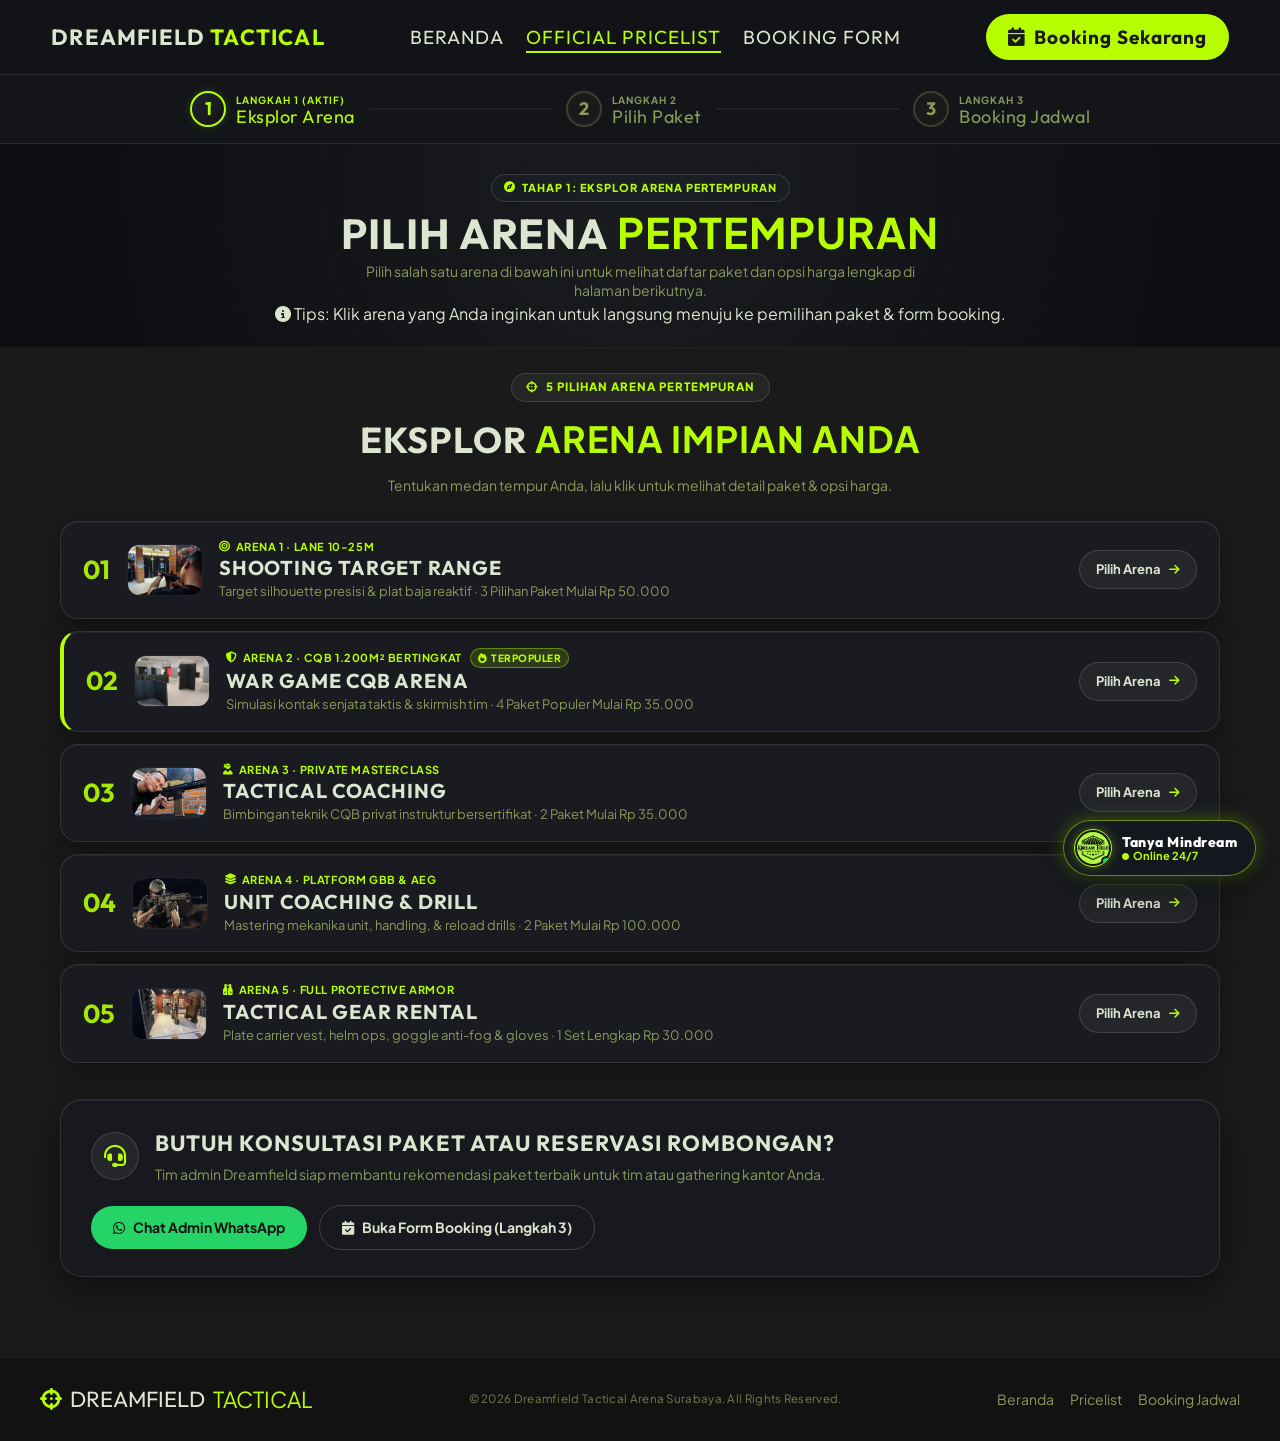
<file: pricelist.html>
<!DOCTYPE html>
<html lang="id">
<head>
    <meta charset="UTF-8">
    <meta name="viewport" content="width=device-width, initial-scale=1.0">
    <title>Official Arena Pricelist & Paket Taktis - DREAMFIELD TACTICAL</title>
    <!-- Font Awesome Icons -->
    <link rel="stylesheet" href="https://cdnjs.cloudflare.com/ajax/libs/font-awesome/6.4.0/css/all.min.css">
    <!-- Google Fonts -->
    <link href="https://fonts.googleapis.com/css2?family=Outfit:wght@500;600;700;800;900&family=Plus+Jakarta+Sans:wght@400;500;600;700;800&display=swap" rel="stylesheet">
    <!-- Dreamfield Tactical CS AI Widget Styles -->
    <link rel="stylesheet" href="assets/css/cs-bot.css">
    
    <style>
        :root {
            --color-lime: #B7FF00;
            --color-charcoal: #1A1A1A;
            --color-sage: #DDE5D1;
            --color-moss: #8A9A5B;
            --color-olive: rgba(221, 229, 209, 0.15);
            --color-dark-surface: #121212;
            --color-card-bg: #1E1F1D;
            --ease-out: cubic-bezier(0.23, 1, 0.32, 1);
            --ease-slide: cubic-bezier(0.16, 1, 0.3, 1);
            --transition-speed: 200ms var(--ease-out);
        }

        * {
            margin: 0;
            padding: 0;
            box-sizing: border-box;
            font-family: 'Plus Jakarta Sans', sans-serif;
        }

        html {
            scroll-behavior: smooth;
        }

        body {
            background-color: var(--color-charcoal);
            color: var(--color-sage);
            line-height: 1.6;
            overflow-x: hidden;
            min-height: 100vh;
        }

        h1, h2, h3, h4, .logo, .nav-link, .btn-tactical {
            font-family: 'Outfit', sans-serif;
            text-transform: uppercase;
            letter-spacing: 1px;
        }

        /* --- Header & Navbar --- */
        header {
            background-color: rgba(16, 18, 22, 0.78);
            backdrop-filter: blur(20px) saturate(180%);
            -webkit-backdrop-filter: blur(20px) saturate(180%);
            position: sticky;
            top: 0;
            z-index: 1000;
            border-bottom: 1px solid rgba(221, 229, 209, 0.12);
            transition: all 0.3s ease;
        }

        .nav-container {
            width: 100%;
            max-width: 100%;
            margin: 0;
            display: flex;
            justify-content: space-between;
            align-items: center;
            padding: 14px clamp(24px, 4vw, 56px);
            box-sizing: border-box;
        }

        .logo {
            font-family: 'Outfit', sans-serif;
            font-size: 22px;
            font-weight: 800;
            color: var(--color-sage);
            text-decoration: none;
            display: inline-flex;
            align-items: center;
            gap: 0;
            font-weight: 700;
            letter-spacing: 1.2px;
            line-height: 1;
            transition: transform 0.2s ease;
        }

        .logo span {
            color: var(--color-lime);
            font-family: 'Outfit', sans-serif;
            font-weight: 700;
            letter-spacing: 1.2px;
            margin-left: 5px;
        }

        .nav-links {
            display: flex;
            gap: 22px;
            list-style: none;
            align-items: center;
        }

        .nav-link {
            color: var(--color-sage);
            text-decoration: none;
            font-size: 19px;
            letter-spacing: 1px;
            transition: color 0.2s ease;
            position: relative;
        }

        .nav-link:hover, .nav-link.active {
            color: var(--color-lime);
        }

        .nav-link.active::after {
            content: '';
            position: absolute;
            bottom: -4px;
            left: 0;
            width: 100%;
            height: 2px;
            background-color: var(--color-lime);
        }

        .nav-actions {
            display: flex;
            align-items: center;
            gap: 12px;
        }

        .btn-header-cta {
            display: inline-flex;
            align-items: center;
            gap: 8px;
            background-color: var(--color-lime);
            color: var(--color-charcoal);
            padding: 8px 22px;
            border-radius: 9999px;
            font-family: 'Outfit', sans-serif;
            font-size: 19px;
            font-weight: 700;
            letter-spacing: 1px;
            text-decoration: none;
            transition: transform 0.16s ease, box-shadow 0.16s ease, background-color 0.16s ease;
        }

        .btn-header-cta:hover {
            transform: translateY(-2px);
            box-shadow: 0 4px 16px rgba(159, 230, 0, 0.4);
            background-color: #b7ff00;
        }

        /* --- 3-Step Flow Progress Bar --- */
        .flow-stepper-wrap {
            background: rgba(18, 20, 26, 0.75);
            backdrop-filter: blur(16px);
            -webkit-backdrop-filter: blur(16px);
            border-bottom: 1px solid rgba(221, 229, 209, 0.1);
            padding: 16px 20px;
        }

        .flow-stepper-container {
            max-width: 900px;
            margin: 0 auto;
            display: flex;
            align-items: center;
            justify-content: space-between;
            position: relative;
        }

        .flow-step-item {
            display: flex;
            align-items: center;
            gap: 10px;
            text-decoration: none;
            position: relative;
            z-index: 2;
        }

        .step-circle {
            width: 36px;
            height: 36px;
            border-radius: 50%;
            display: flex;
            align-items: center;
            justify-content: center;
            font-family: 'Outfit', sans-serif;
            font-size: 18px;
            font-weight: 700;
            transition: all 0.2s ease;
            flex-shrink: 0;
        }

        .flow-step-item.done .step-circle {
            background-color: rgba(34, 38, 47, 0.8);
            border: 2px solid var(--color-moss);
            color: var(--color-lime);
        }

        .flow-step-item.active .step-circle {
            background: linear-gradient(135deg, rgba(34, 38, 46, 0.95) 0%, rgba(18, 20, 24, 0.98) 100%);
            border: 2px solid var(--color-lime);
            color: var(--color-lime);
            box-shadow: 0 0 8px rgba(142, 216, 0, 0.2);
        }

        .flow-step-item.pending .step-circle {
            background-color: #1a1a1a;
            border: 2px solid rgba(138, 154, 91, 0.3);
            color: var(--color-moss);
        }

        .step-info {
            display: flex;
            flex-direction: column;
        }

        .step-num-label {
            font-size: 10px;
            font-weight: 700;
            color: var(--color-moss);
            letter-spacing: 1px;
            text-transform: uppercase;
        }

        .flow-step-item.active .step-num-label {
            color: var(--color-lime);
        }

        .step-text {
            font-family: 'Outfit', sans-serif;
            font-size: 18px;
            color: var(--color-sage);
            letter-spacing: 0.5px;
            line-height: 1;
        }

        .flow-step-item.active .step-text {
            color: var(--color-lime);
        }

        .flow-step-item.pending .step-text {
            color: var(--color-moss);
        }

        .flow-line {
            flex: 1;
            height: 2px;
            background-color: rgba(255, 255, 255, 0.05);
            margin: 0 14px;
            position: relative;
        }

        .flow-line.done {
            background-color: var(--color-card-bg);
        }

        /* --- Page Hero Banner --- */
        .pricelist-hero {
            background: radial-gradient(circle at 50% 20%, rgba(38, 43, 53, 0.4) 0%, rgba(14, 15, 18, 0.98) 80%), #121212;
            padding: 28px 20px 20px;
            text-align: center;
            border-bottom: 1px solid rgba(255, 255, 255, 0.04);
        }

        .hero-badge {
            background-color: rgba(28, 32, 40, 0.7);
            border: 1px solid var(--color-olive);
            color: var(--color-lime);
            font-size: 11px;
            font-weight: 800;
            padding: 4px 12px;
            border-radius: 20px;
            display: inline-flex;
            align-items: center;
            gap: 6px;
            letter-spacing: 1px;
            text-transform: uppercase;
            margin-bottom: 8px;
        }

        .hero-title {
            font-size: clamp(28px, 4vw, 42px);
            line-height: 1.05;
            color: var(--color-sage);
            margin-bottom: 6px;
            letter-spacing: 1px;
        }

        .hero-title span {
            color: var(--color-lime);
        }

        .hero-desc {
            max-width: 600px;
            margin: 0 auto;
            font-size: 14px;
            color: var(--color-moss);
            line-height: 1.4;
        }

        /* --- Main Catalog Container --- */
        .catalog-container {
            max-width: 1200px;
            margin: 0 auto;
            padding: 24px 20px 80px;
        }

        /* --- Intro Header (Tahap Eksplor Arena) --- */
        .catalog-intro-header {
            text-align: center;
            margin-bottom: 24px;
        }

        .catalog-step-tag {
            display: inline-flex;
            align-items: center;
            gap: 7px;
            background: rgba(255, 255, 255, 0.05);
            border: 1px solid var(--color-olive);
            color: var(--color-lime);
            font-size: 11.5px;
            font-weight: 800;
            padding: 4px 14px;
            border-radius: 20px;
            letter-spacing: 1px;
            text-transform: uppercase;
            margin-bottom: 8px;
        }

        .catalog-main-title {
            font-size: clamp(24px, 3.5vw, 36px);
            color: var(--color-sage);
            letter-spacing: 1px;
            margin-bottom: 6px;
        }

        .catalog-main-title span {
            color: var(--color-lime);
        }

        .catalog-main-desc {
            color: var(--color-moss);
            font-size: 14px;
            max-width: 580px;
            margin: 0 auto;
        }

        /* --- Arena Bar List (Tahap 1: Eksplor Arena Sebaris-sebaris) --- */
        .arena-bar-list {
            display: flex;
            flex-direction: column;
            gap: 12px;
            margin-bottom: 36px;
        }

        .arena-bar-link {
            text-decoration: none;
            display: flex;
            align-items: center;
            justify-content: space-between;
            padding: 16px 22px;
            background: rgba(26, 29, 37, 0.6);
            backdrop-filter: blur(16px);
            -webkit-backdrop-filter: blur(16px);
            border: 1px solid rgba(221, 229, 209, 0.12);
            border-radius: 18px;
            cursor: pointer;
            user-select: none;
            box-shadow: 0 8px 24px rgba(0, 0, 0, 0.3), inset 0 1px 0 rgba(255, 255, 255, 0.05);
            transition: border-color 0.2s ease, background 0.2s ease, transform 0.2s ease, box-shadow 0.2s ease;
        }

        .arena-bar-link:hover {
            border-color: var(--color-lime);
            background: linear-gradient(90deg, rgba(48, 55, 38, 0.98) 0%, rgba(30, 34, 25, 0.98) 100%);
            transform: translateY(-2px);
            box-shadow: 0 6px 20px rgba(0, 0, 0, 0.4), 0 0 16px rgba(183, 255, 0, 0.15);
        }

        .arena-bar-link.featured {
            border-left: 4px solid var(--color-lime);
        }

        .arena-bar-left {
            display: flex;
            align-items: center;
            gap: 16px;
            min-width: 0;
        }

        .arena-num-badge {
            font-family: 'Outfit', sans-serif;
            font-size: 26px;
            font-weight: 700;
            color: var(--color-lime);
            line-height: 1;
            min-width: 28px;
            opacity: 0.9;
        }

        .arena-bar-thumb {
            width: 76px;
            height: 52px;
            object-fit: cover;
            border-radius: 12px;
            border: 1px solid rgba(34, 38, 47, 0.8);
            flex-shrink: 0;
        }

        .arena-bar-info {
            display: flex;
            flex-direction: column;
            gap: 2px;
            min-width: 0;
        }

        .arena-badge-row {
            display: flex;
            align-items: center;
            gap: 8px;
            flex-wrap: wrap;
        }

        .arena-bar-step-badge {
            font-size: 11px;
            font-weight: 700;
            text-transform: uppercase;
            letter-spacing: 0.6px;
            color: var(--color-lime);
            display: inline-flex;
            align-items: center;
            gap: 5px;
        }

        .arena-tag-populer {
            font-size: 10px;
            font-weight: 800;
            background: rgba(183, 255, 0, 0.15);
            border: 1px solid rgba(142, 216, 0, 0.5);
            color: var(--color-lime);
            padding: 1px 7px;
            border-radius: 12px;
            display: inline-flex;
            align-items: center;
            gap: 4px;
            letter-spacing: 0.5px;
        }

        .arena-bar-title {
            font-size: 20px;
            font-family: 'Outfit', sans-serif;
            letter-spacing: 0.8px;
            color: var(--color-sage);
            margin: 0;
            line-height: 1.1;
            white-space: nowrap;
            overflow: hidden;
            text-overflow: ellipsis;
        }

        .arena-bar-subtitle {
            font-size: 13px;
            color: var(--color-moss);
            margin: 0;
            white-space: nowrap;
            overflow: hidden;
            text-overflow: ellipsis;
        }

        .arena-bar-right {
            flex-shrink: 0;
            margin-left: 12px;
        }

        .arena-bar-pill {
            display: inline-flex;
            align-items: center;
            gap: 8px;
            background-color: rgba(255, 255, 255, 0.05);
            border: 1px solid var(--color-olive);
            color: var(--color-sage);
            padding: 8px 16px;
            border-radius: 20px;
            font-size: 13px;
            font-weight: 700;
            transition: all 0.2s ease;
        }

        .arena-bar-link:hover .arena-bar-pill {
            background-color: var(--color-lime);
            color: #121212;
            border-color: var(--color-lime);
        }

        .arena-bar-arrow {
            transition: transform 0.2s ease;
            font-size: 12px;
            color: var(--color-lime);
        }

        .arena-bar-link:hover .arena-bar-arrow {
            color: #121212;
            transform: translateX(4px);
        }

        /* --- Bottom Assistance Banner --- */
        .bottom-cta-wrap {
            background: rgba(24, 27, 34, 0.7);
            backdrop-filter: blur(18px) saturate(160%);
            -webkit-backdrop-filter: blur(18px) saturate(160%);
            border: 1px solid rgba(221, 229, 209, 0.12);
            border-radius: 22px;
            padding: 26px 30px;
            display: flex;
            align-items: center;
            justify-content: space-between;
            gap: 20px;
            flex-wrap: wrap;
            box-shadow: 0 12px 35px rgba(0, 0, 0, 0.4), inset 0 1px 0 rgba(255, 255, 255, 0.06);
        }

        .bottom-cta-info {
            display: flex;
            align-items: center;
            gap: 16px;
        }

        .bottom-cta-icon {
            width: 48px;
            height: 48px;
            border-radius: 50%;
            background: rgba(255, 255, 255, 0.06);
            border: 1px solid var(--color-olive);
            color: var(--color-lime);
            display: flex;
            align-items: center;
            justify-content: center;
            font-size: 22px;
            flex-shrink: 0;
        }

        .bottom-cta-text h3 {
            font-size: 22px;
            color: var(--color-sage);
            margin-bottom: 2px;
        }

        .bottom-cta-text p {
            font-size: 14px;
            color: var(--color-moss);
            margin: 0;
        }

        .bottom-cta-actions {
            display: flex;
            gap: 12px;
            align-items: center;
        }

        .btn-cta-wa {
            background: #25D366;
            color: #121212;
            border: none;
            padding: 10px 22px;
            border-radius: 9999px;
            font-weight: 700;
            font-size: 14px;
            text-decoration: none;
            display: inline-flex;
            align-items: center;
            gap: 8px;
            transition: all 0.2s ease;
        }

        .btn-cta-wa:hover {
            opacity: 0.9;
            transform: translateY(-1px);
        }

        .btn-cta-direct-book {
            background: transparent;
            color: var(--color-sage);
            border: 1px solid rgba(221, 229, 209, 0.2);
            padding: 10px 22px;
            border-radius: 9999px;
            font-weight: 700;
            font-size: 14px;
            text-decoration: none;
            display: inline-flex;
            align-items: center;
            gap: 8px;
            transition: all 0.2s ease;
        }

        .btn-cta-direct-book:hover {
            border-color: var(--color-lime);
            color: var(--color-lime);
        }

        /* --- Footer --- */
        footer {
            background-color: rgba(18, 18, 18, 0.98);
            border-top: 1px solid rgba(255, 255, 255, 0.06);
            padding: 24px 20px;
            margin-top: auto;
        }

        .footer-content {
            max-width: 1200px;
            margin: 0 auto;
            display: flex;
            justify-content: space-between;
            align-items: center;
            flex-wrap: wrap;
            gap: 14px;
        }

        .footer-logo {
            font-family: 'Outfit', sans-serif;
            font-size: 22px;
            color: var(--color-sage);
            display: flex;
            align-items: center;
            gap: 8px;
        }

        .footer-logo span {
            color: var(--color-lime);
        }

        .footer-copy {
            font-size: 11.5px;
            color: var(--color-moss);
            opacity: 0.8;
            letter-spacing: 0.3px;
        }

        .footer-links {
            display: flex;
            gap: 16px;
        }

        .footer-links a {
            color: var(--color-moss);
            text-decoration: none;
            font-size: 14px;
            transition: color 0.16s ease;
        }

        .footer-links a:hover {
            color: var(--color-lime);
        }

        /* --- Responsive Viewports --- */
        @media (max-width: 768px) {
            .nav-links { display: none; }
            .flow-stepper-wrap { padding: 12px 14px; }
            .step-circle { width: 30px; height: 30px; font-size: 15px; }
            .step-text { font-size: 15px; }
            .step-num-label { font-size: 9px; }
            .flow-line { margin: 0 8px; }

            .pricelist-hero { padding: 20px 14px 16px; }
            .hero-badge { font-size: 10px; padding: 3px 10px; margin-bottom: 6px; }
            .hero-title { font-size: 26px; margin-bottom: 4px; }
            .hero-desc { font-size: 12.5px; }

            .catalog-container { padding: 16px 10px 50px; }
            .catalog-intro-header { margin-bottom: 16px; }
            .catalog-step-tag { font-size: 10.5px; padding: 3px 10px; margin-bottom: 6px; }
            .catalog-main-title { font-size: 22px; }
            .catalog-main-desc { font-size: 12px; }

            .arena-bar-list { gap: 10px; margin-bottom: 24px; }
            .arena-bar-link { padding: 11px 12px; }
            .arena-bar-left { gap: 10px; }
            .arena-num-badge { font-size: 20px; min-width: 22px; }
            .arena-bar-thumb { width: 52px; height: 40px; border-radius: 4px; }
            .arena-bar-step-badge { font-size: 9px; }
            .arena-tag-populer { font-size: 8.5px; padding: 1px 5px; }
            .arena-bar-title { font-size: 16px; }
            .arena-bar-subtitle { font-size: 10.5px; }
            .arena-bar-pill { padding: 5px 9px; font-size: 11px; gap: 4px; }

            .bottom-cta-wrap {
                flex-direction: column;
                text-align: center;
                padding: 16px 14px;
            }
            .bottom-cta-info {
                flex-direction: column;
            }
            .bottom-cta-actions {
                width: 100%;
                flex-direction: column;
            }
            .btn-cta-wa, .btn-cta-direct-book {
                width: 100%;
                justify-content: center;
            }
            .footer-content {
                flex-direction: column;
                gap: 8px;
                text-align: center;
            }
            .footer-copy {
                font-size: 10px;
                line-height: 1.5;
                opacity: 0.75;
            }
        }
    </style>
</head>
<body>

    <!-- Header Navbar -->
    <header>
        <div class="nav-container">
            <a href="index.html" class="logo">DREAMFIELD<span>TACTICAL</span></a>
            <ul class="nav-links">
                <li><a href="index.html" class="nav-link">Beranda</a></li>
                <li><a href="pricelist.html" class="nav-link active">Official Pricelist</a></li>
                <li><a href="booking.html" class="nav-link">Booking Form</a></li>
            </ul>
            <div class="nav-actions">
                <a href="booking.html" class="btn-header-cta">
                    <i class="fa-solid fa-calendar-check"></i> Booking Sekarang
                </a>
            </div>
        </div>
    </header>

    <!-- 3-Step Flow Progress Indicator -->
    <div class="flow-stepper-wrap">
        <div class="flow-stepper-container">
            <!-- Step 1: Eksplor Arena (Current Active) -->
            <div class="flow-step-item active">
                <div class="step-circle">1</div>
                <div class="step-info">
                    <span class="step-num-label">Langkah 1 (Aktif)</span>
                    <span class="step-text">Eksplor Arena</span>
                </div>
            </div>

            <div class="flow-line"></div>

            <!-- Step 2: Pilih Paket -->
            <div class="flow-step-item pending">
                <div class="step-circle">2</div>
                <div class="step-info">
                    <span class="step-num-label">Langkah 2</span>
                    <span class="step-text">Pilih Paket</span>
                </div>
            </div>

            <div class="flow-line"></div>

            <!-- Step 3: Booking & Jadwal -->
            <div class="flow-step-item pending">
                <div class="step-circle">3</div>
                <div class="step-info">
                    <span class="step-num-label">Langkah 3</span>
                    <span class="step-text">Booking Jadwal</span>
                </div>
            </div>
        </div>
    </div>

    <!-- Page Hero Banner -->
    <section class="pricelist-hero">
        <span class="hero-badge"><i class="fa-solid fa-compass"></i> TAHAP 1: EKSPLOR ARENA PERTEMPURAN</span>
        <h1 class="hero-title">PILIH ARENA <span>PERTEMPURAN</span></h1>
        <p class="hero-desc">
            Pilih salah satu arena di bawah ini untuk melihat daftar paket dan opsi harga lengkap di halaman berikutnya.
        </p>
        <div class="hero-guide-pill">
            <i class="fa-solid fa-circle-info"></i>
            <span>Tips: Klik arena yang Anda inginkan untuk langsung menuju ke pemilihan paket & form booking.</span>
        </div>
    </section>

    <!-- Main Catalog Container -->
    <main class="catalog-container">

        <div class="catalog-intro-header">
            <span class="catalog-step-tag"><i class="fa-solid fa-crosshairs"></i> 5 PILIHAN ARENA PERTEMPURAN</span>
            <h2 class="catalog-main-title">EKSPLOR <span>ARENA IMPIAN ANDA</span></h2>
            <p class="catalog-main-desc">Tentukan medan tempur Anda, lalu klik untuk melihat detail paket & opsi harga.</p>
        </div>

        <div class="arena-bar-list">
            <!-- ARENA 1: SHOOTING TARGET -->
            <a href="booking.html?cat=target" class="arena-bar-link" id="arena-target" title="Pilih Shooting Target Range">
                <div class="arena-bar-left">
                    <span class="arena-num-badge">01</span>
                    <img src="assets/img/arena-shooting-target.jpg" alt="Shooting Target Range" class="arena-bar-thumb" loading="lazy">
                    <div class="arena-bar-info">
                        <span class="arena-bar-step-badge"><i class="fa-solid fa-bullseye"></i> Arena 1 · Lane 10-25M</span>
                        <h3 class="arena-bar-title">SHOOTING TARGET RANGE</h3>
                        <p class="arena-bar-subtitle">Target silhouette presisi & plat baja reaktif · 3 Pilihan Paket Mulai Rp 50.000</p>
                    </div>
                </div>
                <div class="arena-bar-right">
                    <span class="arena-bar-pill"><span class="pill-text">Pilih Arena</span> <i class="fa-solid fa-arrow-right arena-bar-arrow"></i></span>
                </div>
            </a>

            <!-- ARENA 2: WAR GAME CQB -->
            <a href="booking.html?cat=wargame" class="arena-bar-link featured" id="arena-wargame" title="Pilih War Game CQB Arena">
                <div class="arena-bar-left">
                    <span class="arena-num-badge">02</span>
                    <img src="assets/img/arena-wargame.jpg" alt="War Game CQB Arena" class="arena-bar-thumb" loading="lazy">
                    <div class="arena-bar-info">
                        <div class="arena-badge-row">
                            <span class="arena-bar-step-badge"><i class="fa-solid fa-shield-halved"></i> Arena 2 · CQB 1.200m² Bertingkat</span>
                            <span class="arena-tag-populer"><i class="fa-solid fa-fire"></i> TERPOPULER</span>
                        </div>
                        <h3 class="arena-bar-title">WAR GAME CQB ARENA</h3>
                        <p class="arena-bar-subtitle">Simulasi kontak senjata taktis & skirmish tim · 4 Paket Populer Mulai Rp 35.000</p>
                    </div>
                </div>
                <div class="arena-bar-right">
                    <span class="arena-bar-pill"><span class="pill-text">Pilih Arena</span> <i class="fa-solid fa-arrow-right arena-bar-arrow"></i></span>
                </div>
            </a>

            <!-- ARENA 3: TACTICAL COACHING -->
            <a href="booking.html?cat=coaching" class="arena-bar-link" id="arena-coaching" title="Pilih Tactical Coaching">
                <div class="arena-bar-left">
                    <span class="arena-num-badge">03</span>
                    <img src="assets/img/arena-coaching.jpg" alt="Tactical Coaching Arena" class="arena-bar-thumb" loading="lazy">
                    <div class="arena-bar-info">
                        <span class="arena-bar-step-badge"><i class="fa-solid fa-user-ninja"></i> Arena 3 · Private Masterclass</span>
                        <h3 class="arena-bar-title">TACTICAL COACHING</h3>
                        <p class="arena-bar-subtitle">Bimbingan teknik CQB privat instruktur bersertifikat · 2 Paket Mulai Rp 35.000</p>
                    </div>
                </div>
                <div class="arena-bar-right">
                    <span class="arena-bar-pill"><span class="pill-text">Pilih Arena</span> <i class="fa-solid fa-arrow-right arena-bar-arrow"></i></span>
                </div>
            </a>

            <!-- ARENA 4: UNIT COACHING & DRILL -->
            <a href="booking.html?cat=unit" class="arena-bar-link" id="arena-unit" title="Pilih Unit Coaching & Drill">
                <div class="arena-bar-left">
                    <span class="arena-num-badge">04</span>
                    <img src="assets/img/arena-unit-drill.jpg" alt="Unit Coaching & Drill" class="arena-bar-thumb" loading="lazy">
                    <div class="arena-bar-info">
                        <span class="arena-bar-step-badge"><i class="fa-solid fa-layer-group"></i> Arena 4 · Platform GBB & AEG</span>
                        <h3 class="arena-bar-title">UNIT COACHING & DRILL</h3>
                        <p class="arena-bar-subtitle">Mastering mekanika unit, handling, & reload drills · 2 Paket Mulai Rp 100.000</p>
                    </div>
                </div>
                <div class="arena-bar-right">
                    <span class="arena-bar-pill"><span class="pill-text">Pilih Arena</span> <i class="fa-solid fa-arrow-right arena-bar-arrow"></i></span>
                </div>
            </a>

            <!-- ARENA 5: TACTICAL GEAR RENTAL -->
            <a href="booking.html?cat=gear" class="arena-bar-link" id="arena-gear" title="Pilih Tactical Gear Rental">
                <div class="arena-bar-left">
                    <span class="arena-num-badge">05</span>
                    <img src="assets/img/gear-rental-armory.jpg" alt="Tactical Gear Rental" class="arena-bar-thumb" loading="lazy">
                    <div class="arena-bar-info">
                        <span class="arena-bar-step-badge"><i class="fa-solid fa-vest"></i> Arena 5 · Full Protective Armor</span>
                        <h3 class="arena-bar-title">TACTICAL GEAR RENTAL</h3>
                        <p class="arena-bar-subtitle">Plate carrier vest, helm ops, goggle anti-fog & gloves · 1 Set Lengkap Rp 30.000</p>
                    </div>
                </div>
                <div class="arena-bar-right">
                    <span class="arena-bar-pill"><span class="pill-text">Pilih Arena</span> <i class="fa-solid fa-arrow-right arena-bar-arrow"></i></span>
                </div>
            </a>
        </div>

        <!-- Bottom Assistance & Direct Booking Banner -->
        <div class="bottom-cta-wrap">
            <div class="bottom-cta-info">
                <div class="bottom-cta-icon"><i class="fa-solid fa-headset"></i></div>
                <div class="bottom-cta-text">
                    <h3>Butuh Konsultasi Paket atau Reservasi Rombongan?</h3>
                    <p>Tim admin Dreamfield siap membantu rekomendasi paket terbaik untuk tim atau gathering kantor Anda.</p>
                </div>
            </div>
            <div class="bottom-cta-actions">
                <a href="https://wa.me/6282233139118?text=Halo%20Dreamfield%20Tactical%2C%20saya%20ingin%20tanya%20seputar%20official%20arena%20pricelist" target="_blank" class="btn-cta-wa">
                    <i class="fa-brands fa-whatsapp"></i> Chat Admin WhatsApp
                </a>
                <a href="booking.html" class="btn-cta-direct-book">
                    <i class="fa-solid fa-calendar-check"></i> Buka Form Booking (Langkah 3)
                </a>
            </div>
        </div>

    </main>

    <!-- Footer -->
    <footer>
        <div class="footer-content">
            <div class="footer-logo">
                <i class="fa-solid fa-crosshairs" style="color: var(--color-lime);"></i>
                DREAMFIELD <span>TACTICAL</span>
            </div>
            <p class="footer-copy">© 2026 Dreamfield Tactical Arena Surabaya. All Rights Reserved.</p>
            <div class="footer-links">
                <a href="index.html">Beranda</a>
                <a href="pricelist.html">Pricelist</a>
                <a href="booking.html">Booking Jadwal</a>
            </div>
        </div>
    </footer>

    <!-- JavaScript -->
    <script>
        // Force browser to always return to top on page refresh/reload if no hash
        if ('scrollRestoration' in history) {
            history.scrollRestoration = 'manual';
        }
        if (!window.location.hash) {
            window.scrollTo(0, 0);
        }
    </script>

    <!-- Dreamfield Tactical CS AI Widget Controller -->
    <script src="assets/js/cs-bot.js" defer></script>
    <!-- Dreamfield CMS Client (Supabase Live Synchronization) -->
    <script src="assets/js/cms-client.js"></script>
    <script>
        async function syncPricelistCms() {
            if (!window.DreamfieldCMS) return;
            try {
                const [packages, content] = await Promise.all([
                    window.DreamfieldCMS.getActivePackages(),
                    window.DreamfieldCMS.getSiteContent()
                ]);

                if (content && content.contact) {
                    const waIntl = content.contact.wa_number_intl ? content.contact.wa_number_intl.replace(/[^0-9]/g, '') : '6282233139118';
                    const waBtn = document.querySelector('.btn-cta-wa');
                    if (waBtn) {
                        waBtn.href = `https://wa.me/${waIntl}?text=Halo%20Dreamfield%20Tactical%2C%20saya%20ingin%20tanya%20seputar%20official%20arena%20pricelist`;
                    }
                }

                if (Array.isArray(packages) && packages.length > 0) {
                    const minPrices = {};
                    packages.forEach(p => {
                        if (!minPrices[p.category] || p.price_amount < minPrices[p.category]) {
                            minPrices[p.category] = p.price_amount;
                        }
                    });

                    const targetSub = document.querySelector('#arena-target .arena-bar-subtitle');
                    if (targetSub && minPrices.target) {
                        targetSub.textContent = `Target silhouette presisi & plat baja reaktif · 3 Pilihan Paket Mulai Rp ${Number(minPrices.target).toLocaleString('id-ID')}`;
                    }

                    const wargameSub = document.querySelector('#arena-wargame .arena-bar-subtitle');
                    if (wargameSub && minPrices.wargame) {
                        wargameSub.textContent = `Simulasi kontak senjata taktis & skirmish tim · 8 Paket Pilihan Mulai Rp ${Number(minPrices.wargame).toLocaleString('id-ID')}`;
                    }

                    const coachingSub = document.querySelector('#arena-coaching .arena-bar-subtitle');
                    if (coachingSub && minPrices.coaching) {
                        coachingSub.textContent = `Bimbingan teknik CQB privat instruktur bersertifikat · 2 Paket Mulai Rp ${Number(minPrices.coaching).toLocaleString('id-ID')}`;
                    }

                    const unitSub = document.querySelector('#arena-unit .arena-bar-subtitle');
                    if (unitSub && minPrices.unit) {
                        unitSub.textContent = `Mastering mekanika unit, handling, & reload drills · 2 Paket Mulai Rp ${Number(minPrices.unit).toLocaleString('id-ID')}`;
                    }

                    const gearSub = document.querySelector('#arena-gear .arena-bar-subtitle');
                    if (gearSub && minPrices.gear) {
                        gearSub.textContent = `Plate carrier vest, helm ops, goggle anti-fog & gloves · 1 Set Lengkap Rp ${Number(minPrices.gear).toLocaleString('id-ID')}`;
                    }
                }
            } catch (err) {
                console.warn('[Pricelist CMS Sync] Fallback to static defaults:', err);
            }
        }
        document.addEventListener('DOMContentLoaded', syncPricelistCms);
    </script>
</body>
</html>
</file>
<file: assets/css/cs-bot.css>
/* ==========================================================================
   DREAMFIELD TACTICAL — CS AI CHATBOT WIDGET
   Glassmorphism & Tactical Rounded UI
   ========================================================================== */

:root {
    --cs-lime: #B7FF00;
    --cs-sage: #DDE5D1;
    --cs-moss: #8A9A5B;
    --cs-dark-bg: rgba(18, 21, 28, 0.88);
    --cs-glass-blur: blur(24px) saturate(180%);
    --cs-border: 1px solid rgba(221, 229, 209, 0.15);
    --cs-shadow: 0 20px 60px rgba(0, 0, 0, 0.8), 0 0 25px rgba(183, 255, 0, 0.12), inset 0 1px 0 rgba(255, 255, 255, 0.1);
    --cs-radius: 22px;
}

/* --- Floating CS Launcher Button (Clean Original Capsule) --- */
.df-cs-launcher {
    position: fixed;
    bottom: 24px;
    right: 24px;
    z-index: 9998;
    display: flex;
    align-items: center;
    gap: 10px;
    background: rgba(20, 24, 32, 0.92);
    backdrop-filter: blur(16px);
    -webkit-backdrop-filter: blur(16px);
    border: 1.5px solid rgba(183, 255, 0, 0.5);
    border-radius: 9999px;
    padding: 8px 18px 8px 10px;
    color: var(--cs-sage);
    cursor: pointer;
    box-shadow: 0 10px 30px rgba(0, 0, 0, 0.5), 0 0 18px rgba(183, 255, 0, 0.35);
    transition: transform 0.2s cubic-bezier(0.23, 1, 0.32, 1), box-shadow 0.2s ease, border-color 0.2s ease;
    user-select: none;
    font-family: 'Plus Jakarta Sans', sans-serif;
}

.df-cs-launcher:hover {
    transform: translateY(-3px) scale(1.03);
    border-color: var(--cs-lime);
    box-shadow: 0 14px 38px rgba(0, 0, 0, 0.6), 0 0 28px rgba(183, 255, 0, 0.55);
}

.df-cs-launcher:active {
    transform: scale(0.96);
}

.df-cs-launcher-avatar {
    width: 38px;
    height: 38px;
    border-radius: 50%;
    background: #141820;
    border: 1.5px solid var(--cs-lime);
    display: flex;
    align-items: center;
    justify-content: center;
    flex-shrink: 0;
    position: relative;
    overflow: hidden;
    padding: 2px;
    box-shadow: 0 0 12px rgba(183, 255, 0, 0.35);
}

.df-cs-avatar-img {
    width: 100%;
    height: 100%;
    object-fit: contain;
    border-radius: 50%;
    display: block;
}

.df-cs-pulse-dot {
    position: absolute;
    bottom: -1px;
    right: -1px;
    width: 11px;
    height: 11px;
    background: #00e676;
    border: 2px solid #141820;
    border-radius: 50%;
    animation: csPulse 2s infinite;
    z-index: 2;
}

@keyframes csPulse {
    0% { box-shadow: 0 0 0 0 rgba(0, 230, 118, 0.7); }
    70% { box-shadow: 0 0 0 8px rgba(0, 230, 118, 0); }
    100% { box-shadow: 0 0 0 0 rgba(0, 230, 118, 0); }
}

.df-cs-launcher-text {
    display: flex;
    flex-direction: column;
    text-align: left;
    line-height: 1.15;
}

.df-cs-launcher-title {
    font-family: 'Outfit', sans-serif;
    font-size: 14px;
    font-weight: 800;
    letter-spacing: 0.5px;
    color: #ffffff;
}

.df-cs-launcher-sub {
    font-size: 11px;
    color: var(--cs-lime);
    font-weight: 700;
    display: flex;
    align-items: center;
    gap: 4px;
}

/* Hide launcher when chat is open */
.df-cs-launcher.hidden {
    transform: scale(0.7) translateY(20px);
    opacity: 0;
    pointer-events: none;
    visibility: hidden;
}

/* --- Chat Window Box (Glassmorphism) --- */
.df-cs-window {
    position: fixed;
    bottom: 24px;
    right: 24px;
    width: 390px;
    max-width: calc(100vw - 32px);
    height: 600px;
    max-height: calc(100vh - 48px);
    background: var(--cs-dark-bg);
    backdrop-filter: var(--cs-glass-blur);
    -webkit-backdrop-filter: var(--cs-glass-blur);
    border: var(--cs-border);
    border-radius: var(--cs-radius);
    box-shadow: var(--cs-shadow);
    z-index: 9999;
    display: flex;
    flex-direction: column;
    overflow: hidden;
    touch-action: pan-y !important;
    overscroll-behavior: contain !important;
    overscroll-behavior-x: none !important;
    opacity: 0;
    visibility: hidden;
    transform: translateY(30px) scale(0.95);
    transition: opacity 0.26s cubic-bezier(0.16, 1, 0.3, 1), transform 0.26s cubic-bezier(0.16, 1, 0.3, 1), visibility 0.26s;
    font-family: 'Plus Jakarta Sans', sans-serif;
}

.df-cs-window.active {
    opacity: 1;
    visibility: visible;
    transform: translateY(0) scale(1);
}

/* Header */
.df-cs-header {
    background: rgba(14, 16, 22, 0.9);
    border-bottom: 1px solid rgba(221, 229, 209, 0.12);
    padding: 14px 18px;
    display: flex;
    align-items: center;
    justify-content: space-between;
    gap: 12px;
    flex-shrink: 0;
}

.df-cs-header-info {
    display: flex;
    align-items: center;
    gap: 12px;
}

.df-cs-header-avatar {
    width: 36px;
    height: 36px;
    border-radius: 50%;
    background: #141820;
    border: 1.5px solid var(--cs-lime);
    color: #12141a;
    display: flex;
    align-items: center;
    justify-content: center;
    flex-shrink: 0;
    overflow: hidden;
    padding: 2px;
    box-shadow: 0 0 12px rgba(183, 255, 0, 0.4);
}

.df-cs-header-titles {
    display: flex;
    flex-direction: column;
    gap: 2px;
}

.df-cs-header-name {
    font-family: 'Outfit', sans-serif;
    font-size: 16px;
    font-weight: 800;
    letter-spacing: 0.5px;
    color: #ffffff;
    line-height: 1;
}

.df-cs-header-status {
    font-size: 11px;
    color: var(--cs-lime);
    display: flex;
    align-items: center;
    gap: 5px;
    font-weight: 600;
}

.df-cs-header-status::before {
    content: '';
    display: inline-block;
    width: 7px;
    height: 7px;
    border-radius: 50%;
    background-color: #00e676;
}

.df-cs-header-actions {
    display: flex;
    align-items: center;
    gap: 8px;
}

.df-cs-btn-icon {
    width: 32px;
    height: 32px;
    border-radius: 50%;
    background: rgba(255, 255, 255, 0.06);
    border: 1px solid rgba(221, 229, 209, 0.14);
    color: var(--cs-sage);
    display: flex;
    align-items: center;
    justify-content: center;
    cursor: pointer;
    font-size: 13px;
    transition: all 0.16s ease;
}

.df-cs-btn-icon:hover {
    background: rgba(183, 255, 0, 0.15);
    color: var(--cs-lime);
    border-color: var(--cs-lime);
}

.df-cs-btn-icon.active-sound {
    color: var(--cs-lime);
}

.df-cs-btn-icon.df-cs-btn-wa {
    color: #25D366;
    border-color: rgba(37, 211, 102, 0.4);
    background: rgba(37, 211, 102, 0.1);
    text-decoration: none;
}

.df-cs-btn-icon.df-cs-btn-wa:hover {
    background: #25D366;
    color: #0d1117;
    border-color: #25D366;
    box-shadow: 0 0 14px rgba(37, 211, 102, 0.5);
    transform: scale(1.08);
}

.df-cs-btn-icon.df-cs-btn-wa i {
    font-size: 15px;
}

/* Chat Messages Container */
.df-cs-messages {
    flex: 1;
    overflow-y: auto;
    overscroll-behavior: contain !important;
    overscroll-behavior-x: none !important;
    touch-action: pan-y !important;
    padding: 16px;
    display: flex;
    flex-direction: column;
    gap: 14px;
    scroll-behavior: smooth;
    -webkit-overflow-scrolling: touch;
}

.df-cs-messages::-webkit-scrollbar {
    width: 5px;
}

.df-cs-messages::-webkit-scrollbar-thumb {
    background: rgba(221, 229, 209, 0.2);
    border-radius: 10px;
}

/* Message Bubble */
.df-cs-msg {
    display: flex;
    gap: 10px;
    max-width: 88%;
    animation: csFadeUp 0.22s ease-out forwards;
}

@keyframes csFadeUp {
    from { opacity: 0; transform: translateY(8px); }
    to { opacity: 1; transform: translateY(0); }
}

.df-cs-msg.bot {
    align-self: flex-start;
}

.df-cs-msg.user {
    align-self: flex-end;
    flex-direction: row-reverse;
}

.df-cs-msg-avatar {
    width: 28px;
    height: 28px;
    border-radius: 50%;
    background: #141820;
    border: 1.5px solid var(--cs-lime);
    color: var(--cs-lime);
    display: flex;
    align-items: center;
    justify-content: center;
    font-size: 13px;
    flex-shrink: 0;
    margin-top: 2px;
    overflow: hidden;
    padding: 1px;
    box-shadow: 0 0 6px rgba(183, 255, 0, 0.35);
}

.df-cs-msg-avatar .df-cs-avatar-img {
    width: 100%;
    height: 100%;
    object-fit: contain;
    border-radius: 50%;
    display: block;
}

.df-cs-msg-bubble {
    padding: 12px 15px;
    border-radius: 18px;
    font-size: 13.5px;
    line-height: 1.55;
    word-break: break-word;
}

.df-cs-msg.bot .df-cs-msg-bubble {
    background: rgba(26, 30, 40, 0.7);
    border: 1px solid rgba(221, 229, 209, 0.12);
    color: var(--cs-sage);
    border-top-left-radius: 4px;
    box-shadow: 0 4px 16px rgba(0, 0, 0, 0.25);
}

.df-cs-msg.user .df-cs-msg-bubble {
    background: linear-gradient(135deg, rgba(183, 255, 0, 0.2) 0%, rgba(138, 154, 91, 0.25) 100%);
    border: 1px solid rgba(183, 255, 0, 0.4);
    color: #ffffff;
    border-top-right-radius: 4px;
    box-shadow: 0 4px 16px rgba(0, 0, 0, 0.25);
}

.df-cs-msg-bubble p {
    margin: 0 0 8px;
}

.df-cs-msg-bubble p:last-child {
    margin-bottom: 0;
}

.df-cs-msg-bubble ul, .df-cs-msg-bubble ol {
    margin: 8px 0 8px 18px;
    padding: 0;
}

.df-cs-msg-bubble ul {
    list-style-type: disc;
}

.df-cs-msg-bubble ol {
    list-style-type: decimal;
}

.df-cs-msg-bubble li {
    margin-bottom: 5px;
    padding-left: 2px;
    line-height: 1.5;
}

.df-cs-msg.bot .df-cs-msg-bubble li::marker {
    color: var(--cs-lime);
    font-size: 1.1em;
}

.df-cs-msg.user .df-cs-msg-bubble li::marker {
    color: #ffffff;
}

.df-cs-msg-bubble a {
    color: var(--cs-lime);
    font-weight: 700;
    text-decoration: underline;
}

.df-cs-msg-bubble strong {
    color: #ffffff;
}

/* Message content wrapper (bubble + CTA) */
.df-cs-msg-content {
    display: flex;
    flex-direction: column;
    gap: 10px;
    min-width: 0;
}

/* Booking CTA Button */
.df-cs-booking-btn {
    display: inline-flex !important;
    align-items: center;
    gap: 9px;
    padding: 11px 20px;
    background: linear-gradient(135deg, var(--cs-lime), #a6ff00);
    color: #0d120a !important;
    font-weight: 800;
    font-size: 13.5px;
    border-radius: 12px;
    text-decoration: none !important;
    align-self: flex-start;
    margin-top: 4px;
    cursor: pointer;
    box-shadow: 0 6px 18px rgba(183, 255, 0, 0.4), inset 0 1px 0 rgba(255, 255, 255, 0.5);
    transition: transform 0.16s ease, box-shadow 0.16s ease;
    animation: csBtnPulse 2.5s infinite;
    z-index: 5;
}

@keyframes csBtnPulse {
    0%, 100% { box-shadow: 0 6px 18px rgba(183, 255, 0, 0.4); }
    50% { box-shadow: 0 8px 24px rgba(183, 255, 0, 0.7), 0 0 12px rgba(183, 255, 0, 0.5); }
}

.df-cs-booking-btn:hover {
    transform: translateY(-2px) scale(1.02);
    box-shadow: 0 10px 28px rgba(183, 255, 0, 0.65);
    color: #0d120a !important;
    text-decoration: none !important;
}

.df-cs-booking-btn i {
    font-size: 14px;
}


/* Quick Prompts Chip Carousel */
.df-cs-quick-prompts {
    display: flex;
    flex-wrap: wrap;
    gap: 8px;
    margin-top: 4px;
}

.df-cs-chip {
    background: rgba(28, 33, 44, 0.65);
    border: 1px solid rgba(221, 229, 209, 0.15);
    color: var(--cs-sage);
    font-size: 12px;
    font-weight: 600;
    padding: 6px 12px;
    border-radius: 9999px;
    cursor: pointer;
    transition: all 0.16s ease;
    user-select: none;
}

.df-cs-chip:hover {
    background: rgba(183, 255, 0, 0.15);
    border-color: var(--cs-lime);
    color: var(--cs-lime);
    transform: translateY(-1px);
}

/* Typing Indicator Animation */
.df-cs-typing {
    display: flex;
    align-items: center;
    gap: 5px;
    padding: 10px 14px;
    background: rgba(26, 30, 40, 0.6);
    border: 1px solid rgba(221, 229, 209, 0.1);
    border-radius: 18px;
    border-top-left-radius: 4px;
    width: fit-content;
}

.df-cs-typing span {
    width: 6px;
    height: 6px;
    background: var(--cs-lime);
    border-radius: 50%;
    animation: csBounce 1.4s infinite ease-in-out both;
}

.df-cs-typing span:nth-child(1) { animation-delay: -0.32s; }
.df-cs-typing span:nth-child(2) { animation-delay: -0.16s; }
.df-cs-typing span:nth-child(3) { animation-delay: 0; }

@keyframes csBounce {
    0%, 80%, 100% { transform: scale(0); opacity: 0.3; }
    40% { transform: scale(1); opacity: 1; }
}

/* Footer / Input Bar */
.df-cs-footer {
    background: rgba(14, 16, 22, 0.95);
    border-top: 1px solid rgba(221, 229, 209, 0.12);
    padding: 12px 14px;
}

.df-cs-input-wrap {
    display: flex;
    align-items: center;
    gap: 8px;
    background: rgba(24, 28, 36, 0.85);
    border: 1px solid rgba(221, 229, 209, 0.16);
    border-radius: 9999px;
    padding: 4px 6px 4px 16px;
    transition: border-color 0.2s ease, box-shadow 0.2s ease;
}

.df-cs-input-wrap:focus-within {
    border-color: var(--cs-lime);
    box-shadow: 0 0 12px rgba(183, 255, 0, 0.25);
}

.df-cs-input {
    flex: 1;
    background: transparent;
    border: none;
    outline: none;
    color: #ffffff;
    font-size: 13.5px;
    font-family: inherit;
}

.df-cs-input::placeholder {
    color: rgba(221, 229, 209, 0.4);
    font-size: 13px;
}

.df-cs-btn-send {
    width: 36px;
    height: 36px;
    border-radius: 50%;
    background: var(--cs-lime);
    border: none;
    color: #12141a;
    display: flex;
    align-items: center;
    justify-content: center;
    cursor: pointer;
    font-size: 14px;
    flex-shrink: 0;
    transition: transform 0.14s ease, background-color 0.14s ease;
}

.df-cs-btn-send:hover {
    transform: scale(1.06);
    background: #d4ff33;
}

.df-cs-btn-send:active {
    transform: scale(0.92);
}

.df-cs-btn-send:disabled {
    opacity: 0.5;
    cursor: not-allowed;
    transform: none;
}

/* Floating Scroll-Down Indicator Button */
.df-cs-scroll-down-btn {
    position: absolute;
    bottom: 74px;
    left: 50%;
    transform: translateX(-50%) translateY(14px);
    display: flex;
    align-items: center;
    gap: 8px;
    padding: 8px 16px;
    background: rgba(18, 22, 30, 0.95);
    border: 1px solid var(--cs-lime);
    color: var(--cs-lime);
    font-size: 12px;
    font-weight: 700;
    font-family: 'Plus Jakarta Sans', sans-serif;
    border-radius: 9999px;
    box-shadow: 0 4px 20px rgba(0, 0, 0, 0.6), 0 0 14px rgba(183, 255, 0, 0.35);
    cursor: pointer;
    z-index: 100;
    opacity: 0;
    pointer-events: none;
    visibility: hidden;
    transition: opacity 0.22s ease, transform 0.22s cubic-bezier(0.16, 1, 0.3, 1), visibility 0.22s;
    backdrop-filter: blur(8px);
    -webkit-backdrop-filter: blur(8px);
    white-space: nowrap;
    user-select: none;
}

.df-cs-scroll-down-btn.visible {
    opacity: 1;
    pointer-events: auto;
    visibility: visible;
    transform: translateX(-50%) translateY(0);
    animation: csScrollHintBounce 2s infinite ease-in-out;
}

.df-cs-scroll-down-btn:hover {
    background: var(--cs-lime);
    color: #12141a;
    box-shadow: 0 6px 24px rgba(183, 255, 0, 0.6);
}

.df-cs-scroll-down-btn i {
    font-size: 11px;
    transition: transform 0.15s ease;
}

.df-cs-scroll-down-btn:hover i {
    transform: translateY(2px);
}

@keyframes csScrollHintBounce {
    0%, 100% {
        transform: translateX(-50%) translateY(0);
    }
    50% {
        transform: translateX(-50%) translateY(-5px);
    }
}

/* Prevent background page scroll on mobile when chat is open */
html.df-cs-open,
body.df-cs-open {
    overflow: hidden !important;
    position: fixed !important;
    width: 100% !important;
    height: 100% !important;
    overscroll-behavior: none !important;
    overscroll-behavior-x: none !important;
}

/* --- Mobile Responsive Layout — Fullscreen (Tablet & Mobile ≤ 768px) --- */
@media (max-width: 768px) {
    .df-cs-launcher {
        bottom: 16px;
        right: 16px;
        padding: 6px 14px 6px 8px;
        width: auto;
        height: auto;
        border-radius: 9999px;
    }

    .df-cs-launcher-avatar {
        width: 34px;
        height: 34px;
        padding: 2px;
    }

    .df-cs-launcher-title {
        font-size: 13px;
    }

    .df-cs-launcher-sub {
        font-size: 10px;
    }

    .df-cs-pulse-dot {
        width: 10px;
        height: 10px;
    }

    /* 100% True Fullscreen Chat on Mobile (No gap, no background bleed) */
    .df-cs-window {
        position: fixed !important;
        inset: 0 !important;
        top: 0 !important;
        left: 0 !important;
        right: 0 !important;
        bottom: 0 !important;
        width: 100vw !important;
        max-width: 100vw !important;
        height: 100% !important;
        height: 100dvh !important;
        max-height: 100dvh !important;
        margin: 0 !important;
        border-radius: 0 !important;
        border: none !important;
        box-shadow: none !important;
        background: #0d1117 !important; /* Solid opaque dark, zero see-through */
        z-index: 999999 !important;
        touch-action: pan-y !important;
        overscroll-behavior: contain !important;
        overscroll-behavior-x: none !important;
        transform: translateY(100%);
        transition: transform 0.28s cubic-bezier(0.16, 1, 0.3, 1), opacity 0.2s ease !important;
    }

    .df-cs-window.active {
        transform: translateY(0) !important;
        opacity: 1 !important;
        visibility: visible !important;
    }

    .df-cs-header {
        border-radius: 0 !important;
        padding-top: max(14px, env(safe-area-inset-top)) !important;
        padding-left: 16px !important;
        padding-right: 16px !important;
        background: #141922 !important;
    }

    .df-cs-messages {
        max-height: none !important;
        flex: 1 !important;
        padding: 16px !important;
        background: #0d1117 !important;
        touch-action: pan-y !important;
        overscroll-behavior: contain !important;
        overscroll-behavior-x: none !important;
        -webkit-overflow-scrolling: touch;
    }

    .df-cs-footer {
        border-radius: 0 !important;
        padding-bottom: max(14px, env(safe-area-inset-bottom)) !important;
        padding-left: 14px !important;
        padding-right: 14px !important;
        background: #141922 !important;
    }

    /* Fix iOS Safari zoom on input focus (font-size must be ≥ 16px) */
    .df-cs-input {
        font-size: 16px !important;
    }

    .df-cs-input::placeholder {
        font-size: 15px !important;
    }

    .df-cs-scroll-down-btn {
        bottom: calc(76px + env(safe-area-inset-bottom, 0px));
        font-size: 12.5px;
        padding: 9px 18px;
    }
}
</file>
